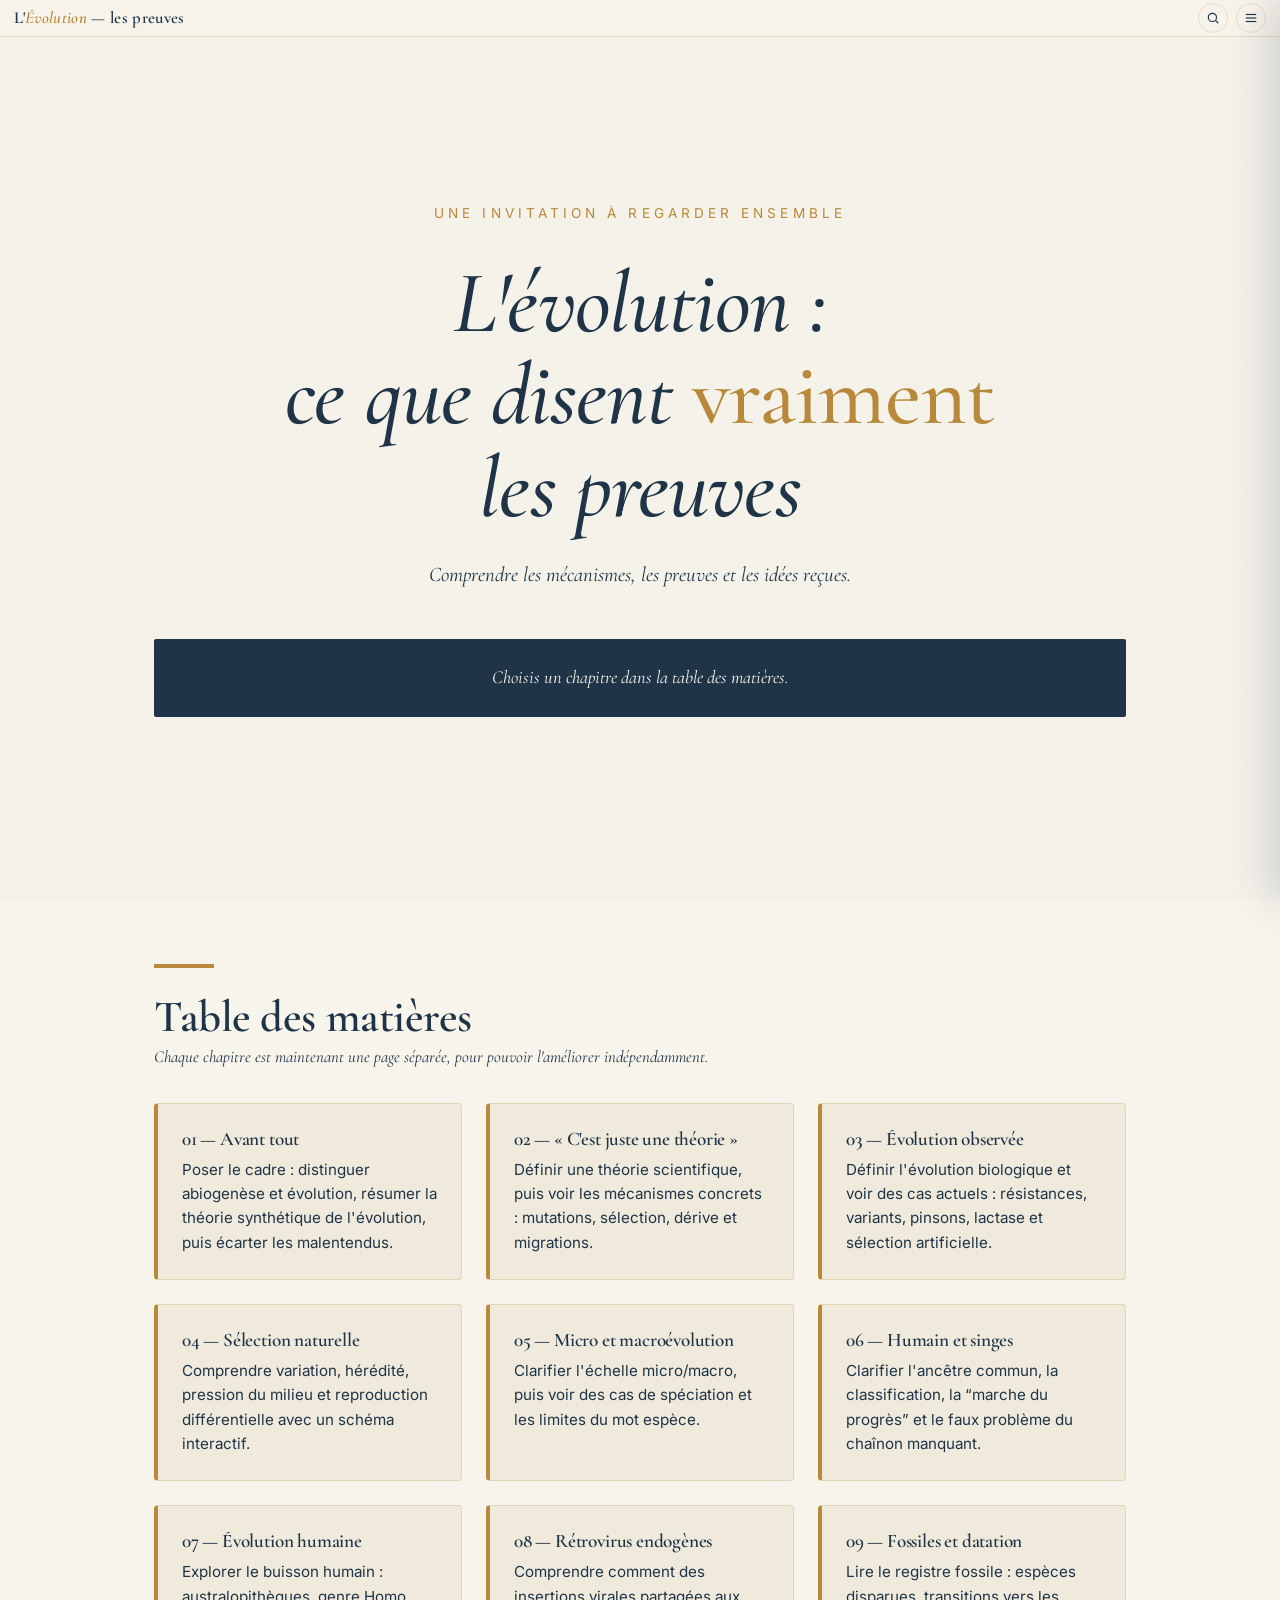
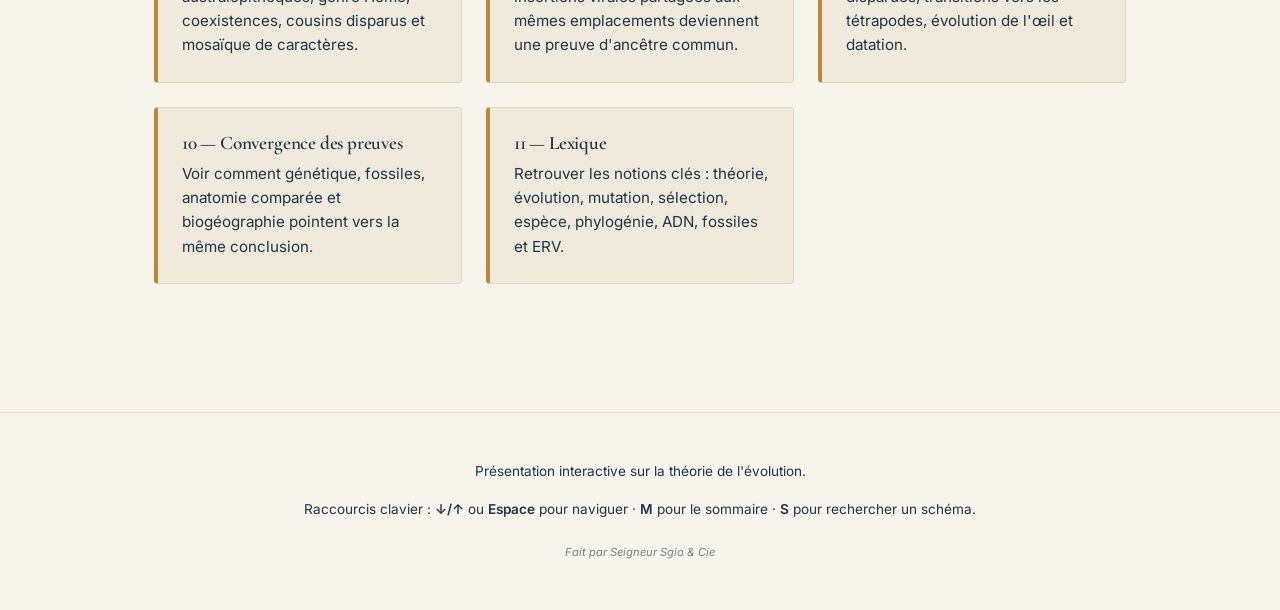
<file: index.html>
﻿<!DOCTYPE html>
<html lang="fr">
<head>
  <meta charset="UTF-8" />
  <meta name="viewport" content="width=device-width, initial-scale=1.0" />

  <title>L'Évolution — ce que disent vraiment les preuves</title>
  <meta name="description" content="Une présentation interactive sur la théorie de l'évolution : preuves génétiques, paléontologiques et anatomiques, expliquées simplement." />

  <link rel="preconnect" href="https://fonts.googleapis.com" />
  <link rel="preconnect" href="https://fonts.gstatic.com" crossorigin />
  <link href="https://fonts.googleapis.com/css2?family=Cormorant+Garamond:ital,wght@0,400;0,500;0,600;0,700;1,400;1,500;1,600&family=Inter:wght@400;500;600;700&display=swap" rel="stylesheet" />

  <link rel="stylesheet" href="styles/style.css" />

  <link rel="icon" href="data:image/svg+xml,%3Csvg xmlns='http://www.w3.org/2000/svg' viewBox='0 0 100 100'%3E%3Ctext y='.9em' font-size='90'%3E🧬%3C/text%3E%3C/svg%3E" />
</head>

<body>

<header class="topbar">
  <div class="topbar-title">L'<em>Évolution</em> — les preuves</div>

  <div class="topbar-controls">
    <button type="button" class="icon-btn search-icon-btn" id="schema-search-toggle" aria-label="Rechercher un schéma" title="Rechercher un schéma">
      <svg viewBox="0 0 24 24" fill="none" stroke="currentColor" stroke-width="2">
        <circle cx="11" cy="11" r="7" />
        <line x1="16.5" y1="16.5" x2="21" y2="21" />
      </svg>
    </button>

    <button class="icon-btn" id="nav-toggle" aria-label="Menu des chapitres" title="Chapitres">
      <svg viewBox="0 0 24 24" fill="none" stroke="currentColor" stroke-width="2">
        <line x1="3" y1="6" x2="21" y2="6" />
        <line x1="3" y1="12" x2="21" y2="12" />
        <line x1="3" y1="18" x2="21" y2="18" />
      </svg>
    </button>
  </div>
</header>

<div class="progress-bar" id="progress-bar"></div>

<aside class="chapter-nav" id="chapter-nav" aria-label="Sommaire">
  <h3>Sommaire</h3>

  <ol>
    <li data-target="accueil">
      <span class="ch-title">Introduction</span>
      <span class="ch-sub">Une invitation à regarder ensemble</span>
    </li>

    <li data-target="table-des-matieres">
      <span class="ch-title">Table des matières</span>
      <span class="ch-sub">Tous les chapitres</span>
    </li>

    <li data-page="chapitres/retrovirus.html">
      <span class="ch-title">Rétrovirus endogènes</span>
      <span class="ch-sub">Preuve génétique</span>
    </li>
  </ol>
</aside>

<div class="nav-overlay" id="nav-overlay"></div>

<main class="slides">

  <section class="slide cover" id="accueil">
    <div class="slide-inner">
      <div class="cover-eyebrow">Une invitation à regarder ensemble</div>

      <h1>
        L'évolution :<br />
        ce que disent <span class="accent">vraiment</span><br />
        les preuves
      </h1>

      <p class="cover-tagline">
        Comprendre les mécanismes, les preuves et les idées reçues.
      </p>

      <div class="banner">
        Choisis un chapitre dans la table des matières.
      </div>
    </div>
  </section>

  <section class="slide" id="table-des-matieres">
    <div class="slide-inner">
      <span class="section-marker"></span>

      <h2>Table des matières</h2>

      <p class="subtitle">
        Chaque chapitre est maintenant une page séparée, pour pouvoir l'améliorer indépendamment.
      </p>

      <div class="cards">

        <a class="card" href="chapitres/avant-tout.html">
          <h3>01 — Avant tout</h3>
          <p>Poser le cadre : distinguer abiogenèse et évolution, résumer la théorie synthétique de l'évolution, puis écarter les malentendus.</p>
        </a>

        <a class="card" href="chapitres/theorie.html">
          <h3>02 — « C'est juste une théorie »</h3>
          <p>Définir une théorie scientifique, puis voir les mécanismes concrets : mutations, sélection, dérive et migrations.</p>
        </a>

        <a class="card" href="chapitres/evolution-observee.html">
          <h3>03 — Évolution observée</h3>
          <p>Définir l'évolution biologique et voir des cas actuels : résistances, variants, pinsons, lactase et sélection artificielle.</p>
        </a>

        <a class="card" href="chapitres/selection-naturelle.html">
          <h3>04 — Sélection naturelle</h3>
          <p>Comprendre variation, hérédité, pression du milieu et reproduction différentielle avec un schéma interactif.</p>
        </a>

        <a class="card" href="chapitres/micro-macro.html">
          <h3>05 — Micro et macroévolution</h3>
          <p>Clarifier l'échelle micro/macro, puis voir des cas de spéciation et les limites du mot espèce.</p>
        </a>

        <a class="card" href="chapitres/humain-singes.html">
          <h3>06 — Humain et singes</h3>
          <p>Clarifier l'ancêtre commun, la classification, la “marche du progrès” et le faux problème du chaînon manquant.</p>
        </a>

        <a class="card" href="chapitres/evolution-humaine.html">
          <h3>07 — Évolution humaine</h3>
          <p>Explorer le buisson humain : australopithèques, genre Homo, coexistences, cousins disparus et mosaïque de caractères.</p>
        </a>

        <a class="card" href="chapitres/retrovirus.html">
          <h3>08 — Rétrovirus endogènes</h3>
          <p>Comprendre comment des insertions virales partagées aux mêmes emplacements deviennent une preuve d'ancêtre commun.</p>
        </a>

        <a class="card" href="chapitres/fossiles.html">
          <h3>09 — Fossiles et datation</h3>
          <p>Lire le registre fossile : espèces disparues, transitions vers les tétrapodes, évolution de l'œil et datation.</p>
        </a>

        <a class="card" href="chapitres/convergence.html">
          <h3>10 — Convergence des preuves</h3>
          <p>Voir comment génétique, fossiles, anatomie comparée et biogéographie pointent vers la même conclusion.</p>
        </a>

        <a class="card" href="chapitres/lexique.html">
          <h3>11 — Lexique</h3>
          <p>Retrouver les notions clés : théorie, évolution, mutation, sélection, espèce, phylogénie, ADN, fossiles et ERV.</p>
        </a>

      </div>
    </div>
  </section>

</main>

<footer>
  <p>Présentation interactive sur la théorie de l'évolution.</p>
  <p style="margin-top:0.5rem;">
    Raccourcis clavier : <strong>↓/↑</strong> ou <strong>Espace</strong> pour naviguer ·
    <strong>M</strong> pour le sommaire ·
    <strong>S</strong> pour rechercher un schéma.
  </p>
  <p style="margin-top:1.5rem;font-size:0.7rem;opacity:0.6;font-style:italic;">
    Fait par Seigneur Sgio &amp; Cie
  </p>
</footer>

<script src="scripts/site.js" defer></script>
</body>
</html>
</file>
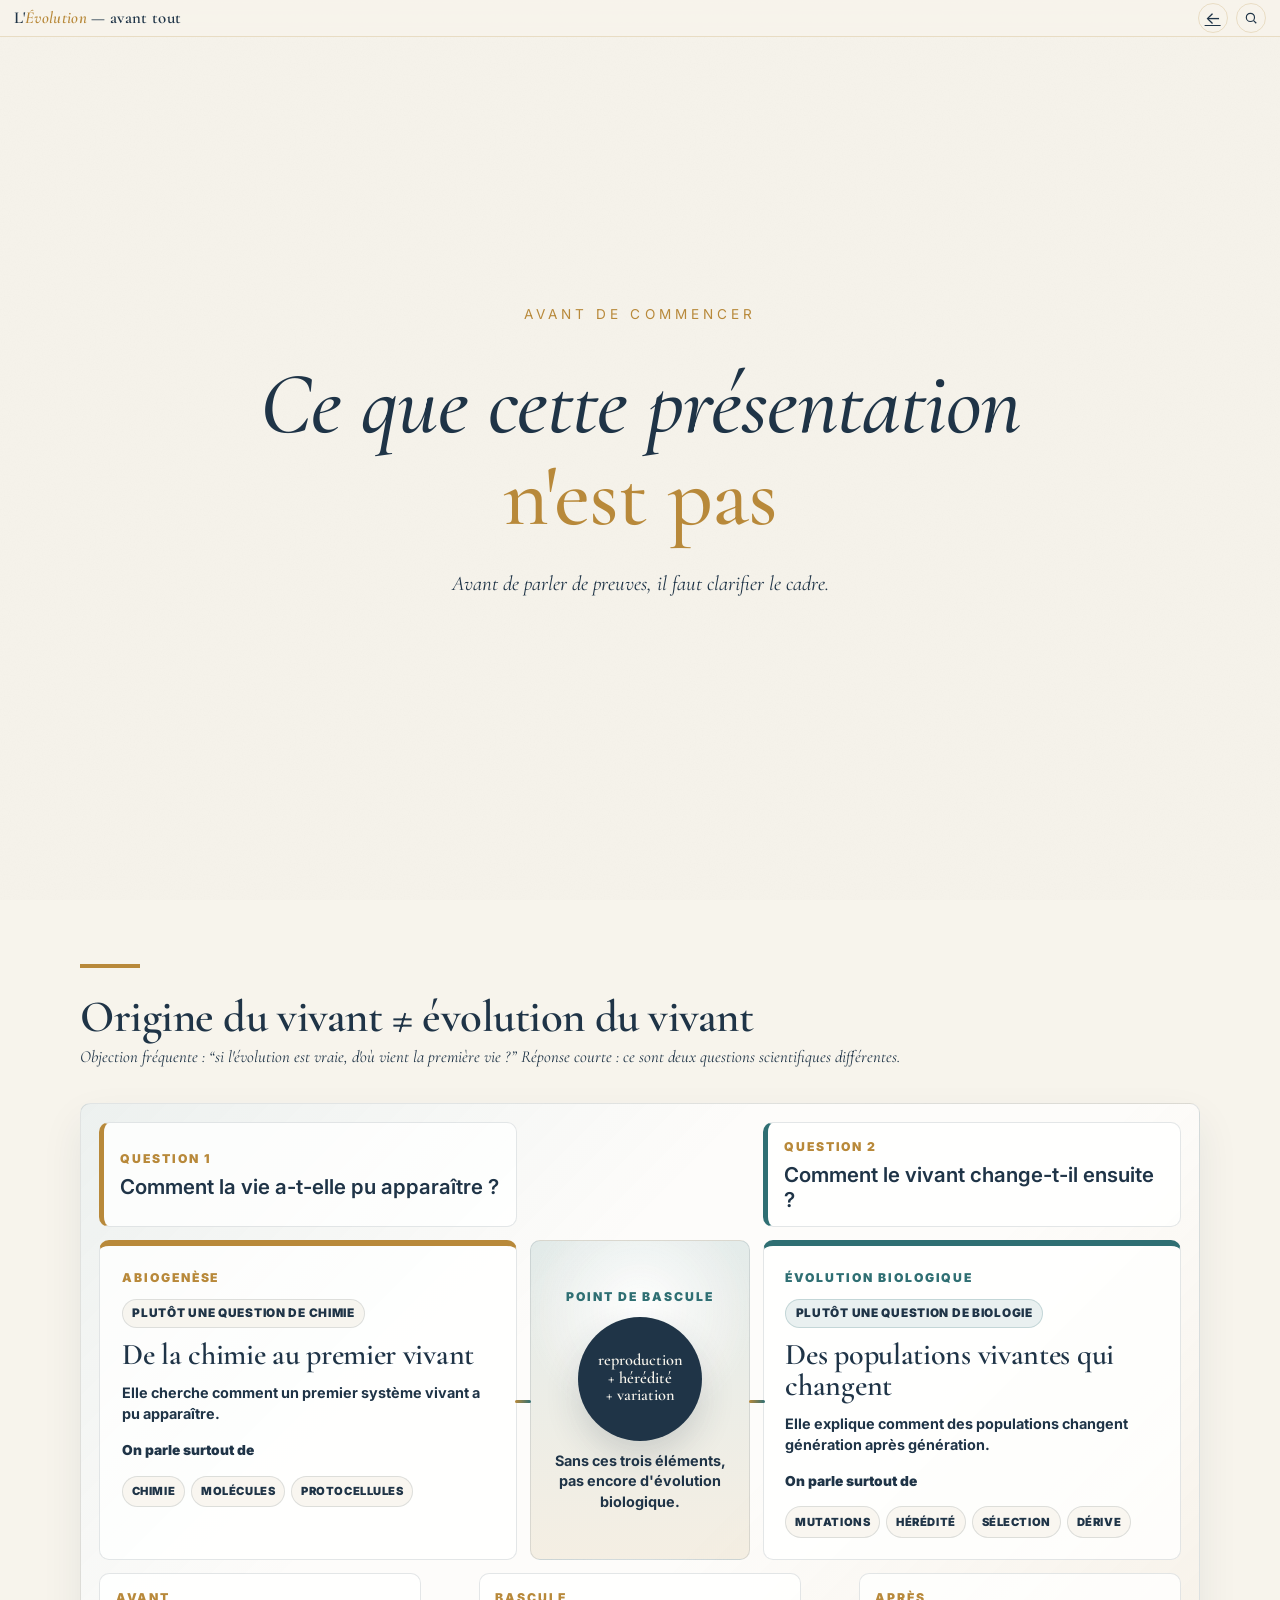
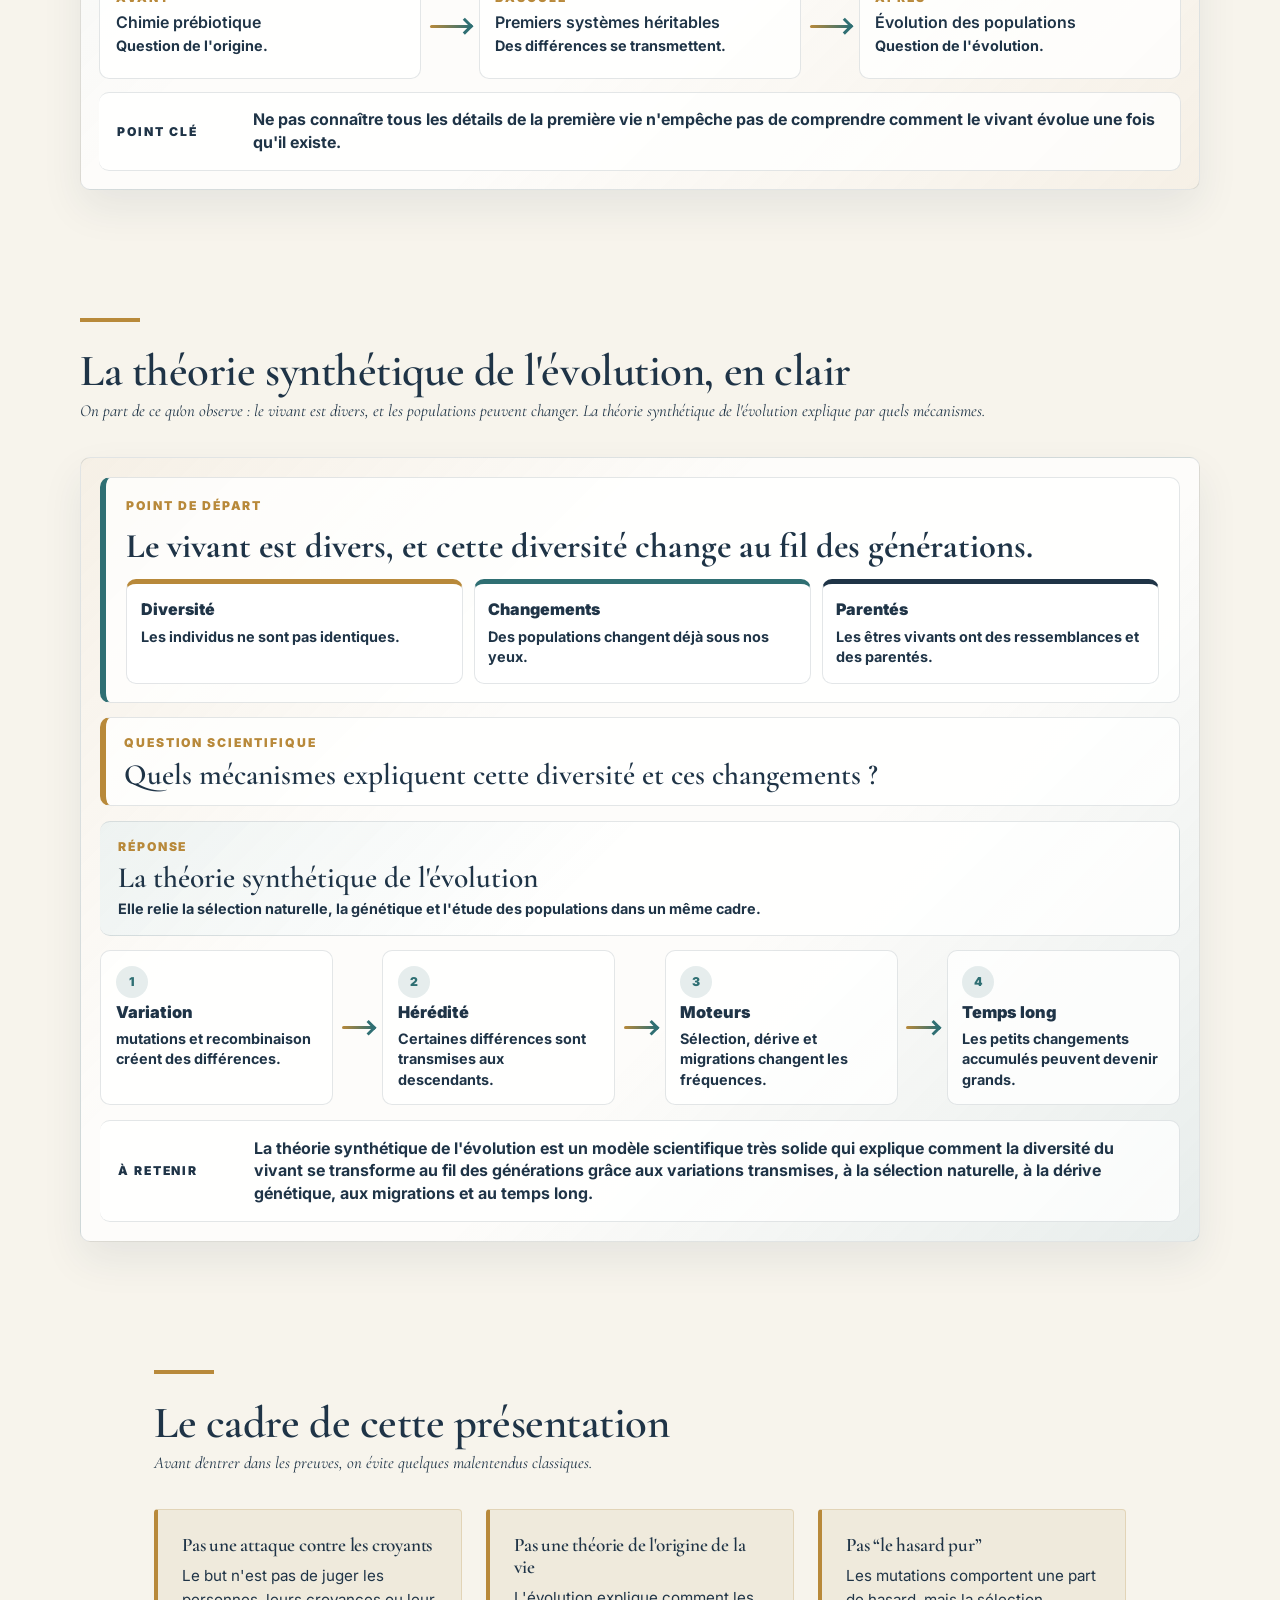
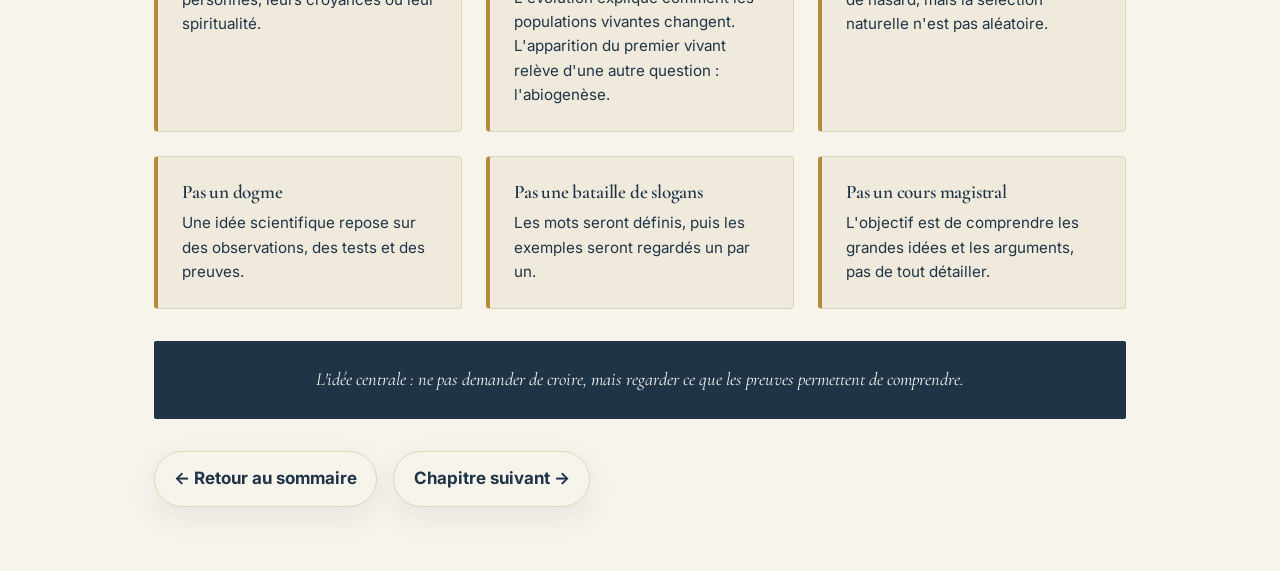
<file: chapitres/avant-tout.html>
﻿<!DOCTYPE html>
<html lang="fr">
<head>
  <meta charset="UTF-8" />
  <meta name="viewport" content="width=device-width, initial-scale=1.0" />

  <title>Avant tout — L'Évolution</title>

  <link rel="preconnect" href="https://fonts.googleapis.com" />
  <link rel="preconnect" href="https://fonts.gstatic.com" crossorigin />
  <link href="https://fonts.googleapis.com/css2?family=Cormorant+Garamond:ital,wght@0,400;0,500;0,600;0,700;1,400;1,500;1,600&family=Inter:wght@400;500;600;700&display=swap" rel="stylesheet" />

  <link rel="stylesheet" href="../styles/style.css" />
</head>

<body>

<header class="topbar">
  <div class="topbar-title">L'<em>Évolution</em> — avant tout</div>

  <div class="topbar-controls">
    <a class="icon-btn" href="../index.html" aria-label="Retour à l'accueil" title="Retour à l'accueil">
      ←
    </a>

    <button type="button" class="icon-btn search-icon-btn" id="schema-search-toggle" aria-label="Rechercher un schéma" title="Rechercher un schéma">
      <svg viewBox="0 0 24 24" fill="none" stroke="currentColor" stroke-width="2">
        <circle cx="11" cy="11" r="7" />
        <line x1="16.5" y1="16.5" x2="21" y2="21" />
      </svg>
    </button>
  </div>
</header>

<div class="progress-bar" id="progress-bar"></div>

<main class="slides">

  <section class="slide cover" id="intro">
    <div class="slide-inner">
      <div class="cover-eyebrow">Avant de commencer</div>

      <h1>
        Ce que cette présentation<br />
        <span class="accent">n'est pas</span>
      </h1>

      <p class="cover-tagline">
        Avant de parler de preuves, il faut clarifier le cadre.
      </p>
    </div>
  </section>

  <section class="slide origin-evolution-slide" id="origine-evolution">
    <div class="slide-inner">
      <span class="section-marker"></span>

      <h2>Origine du vivant ≠ évolution du vivant</h2>

      <p class="subtitle">
        Objection fréquente : “si l'évolution est vraie, d'où vient la première vie ?” Réponse courte : ce sont deux questions scientifiques différentes.
      </p>

      <div class="origin-evolution-board" aria-label="Différence entre abiogenèse et évolution biologique">
        <div class="origin-question-strip">
          <article>
            <span>Question 1</span>
            <strong>Comment la vie a-t-elle pu apparaître ?</strong>
          </article>

          <article>
            <span>Question 2</span>
            <strong>Comment le vivant change-t-il ensuite ?</strong>
          </article>
        </div>

        <div class="origin-vs-grid">
          <article class="origin-domain-card origin-domain-abiogenesis" tabindex="0">
            <span>Abiogenèse</span>
            <small class="origin-field-tag">plutôt une question de chimie</small>
            <h3>De la chimie au premier vivant</h3>
            <p>
              Elle cherche comment un premier système vivant a pu apparaître.
            </p>

            <strong class="origin-chip-label">On parle surtout de</strong>
            <div class="origin-chip-group" aria-label="Mécanismes étudiés par l'abiogenèse">
              <b>Chimie</b>
              <b>Molécules</b>
              <b>Protocellules</b>
            </div>
          </article>

          <div class="origin-threshold" aria-label="Condition à partir de laquelle l'évolution biologique devient applicable">
            <span>Point de bascule</span>
            <strong>reproduction<br />+ hérédité<br />+ variation</strong>
            <p>
              Sans ces trois éléments, pas encore d'évolution biologique.
            </p>
          </div>

          <article class="origin-domain-card origin-domain-evolution" tabindex="0">
            <span>Évolution biologique</span>
            <small class="origin-field-tag">plutôt une question de biologie</small>
            <h3>Des populations vivantes qui changent</h3>
            <p>
              Elle explique comment des populations changent génération après génération.
            </p>

            <strong class="origin-chip-label">On parle surtout de</strong>
            <div class="origin-chip-group" aria-label="Mécanismes de l'évolution biologique">
              <b>Mutations</b>
              <b>Hérédité</b>
              <b>Sélection</b>
              <b>Dérive</b>
            </div>
          </article>
        </div>

        <div class="origin-sequence" aria-label="Suite logique entre chimie prébiotique et évolution">
          <div>
            <span>Avant</span>
            <strong>Chimie prébiotique</strong>
            <p>Question de l'origine.</p>
          </div>

          <i aria-hidden="true"></i>

          <div>
            <span>Bascule</span>
            <strong>Premiers systèmes héritables</strong>
            <p>Des différences se transmettent.</p>
          </div>

          <i aria-hidden="true"></i>

          <div>
            <span>Après</span>
            <strong>Évolution des populations</strong>
            <p>Question de l'évolution.</p>
          </div>
        </div>

        <div class="origin-key-answer">
          <span>Point clé</span>
          <p>
            Ne pas connaître tous les détails de la première vie n'empêche pas de comprendre comment le vivant évolue une fois qu'il existe.
          </p>
        </div>
      </div>
    </div>
  </section>

  <section class="slide synthesis-slide" id="theorie-synthetique-evolution">
    <div class="slide-inner">
      <span class="section-marker"></span>

      <h2>La théorie synthétique de l'évolution, en clair</h2>

      <p class="subtitle">
        On part de ce qu'on observe : le vivant est divers, et les populations peuvent changer. La théorie synthétique de l'évolution explique par quels mécanismes.
      </p>

      <div class="synthesis-board" aria-label="Résumé de la théorie synthétique de l'évolution">
        <div class="synthesis-start">
          <span>Point de départ</span>
          <strong>
            Le vivant est divers, et cette diversité change au fil des générations.
          </strong>

          <div class="synthesis-observations" aria-label="Constats de départ">
            <div>
              <b>Diversité</b>
              <p>Les individus ne sont pas identiques.</p>
            </div>

            <div>
              <b>Changements</b>
              <p>Des populations changent déjà sous nos yeux.</p>
            </div>

            <div>
              <b>Parentés</b>
              <p>Les êtres vivants ont des ressemblances et des parentés.</p>
            </div>
          </div>
        </div>

        <div class="synthesis-question">
          <span>Question scientifique</span>
          <strong>Quels mécanismes expliquent cette diversité et ces changements ?</strong>
        </div>

        <div class="synthesis-answer">
          <span>Réponse</span>
          <strong>La théorie synthétique de l'évolution</strong>
          <p>Elle relie la sélection naturelle, la génétique et l'étude des populations dans un même cadre.</p>
        </div>

        <div class="synthesis-flow" aria-label="Mécanismes de la théorie synthétique de l'évolution">
          <div>
            <span>1</span>
            <strong>Variation</strong>
            <p>mutations et recombinaison créent des différences.</p>
          </div>

          <i aria-hidden="true"></i>

          <div>
            <span>2</span>
            <strong>Hérédité</strong>
            <p>Certaines différences sont transmises aux descendants.</p>
          </div>

          <i aria-hidden="true"></i>

          <div>
            <span>3</span>
            <strong>Moteurs</strong>
            <p>Sélection, dérive et migrations changent les fréquences.</p>
          </div>

          <i aria-hidden="true"></i>

          <div>
            <span>4</span>
            <strong>Temps long</strong>
            <p>Les petits changements accumulés peuvent devenir grands.</p>
          </div>
        </div>

        <div class="synthesis-bottom-line">
          <span>À retenir</span>
          <p>
            La théorie synthétique de l'évolution est un modèle scientifique très solide qui explique comment la diversité du vivant se transforme au fil des générations grâce aux variations transmises, à la sélection naturelle, à la dérive génétique, aux migrations et au temps long.
          </p>
        </div>
      </div>
    </div>
  </section>

  <section class="slide">
    <div class="slide-inner">
      <span class="section-marker"></span>

      <h2>Le cadre de cette présentation</h2>

      <p class="subtitle">
        Avant d'entrer dans les preuves, on évite quelques malentendus classiques.
      </p>

      <div class="cards">
        <div class="card">
          <h3>Pas une attaque contre les croyants</h3>
          <p>
            Le but n'est pas de juger les personnes, leurs croyances ou leur spiritualité.
          </p>
        </div>

        <div class="card">
          <h3>Pas une théorie de l'origine de la vie</h3>
          <p>
            L'évolution explique comment les populations vivantes changent. L'apparition du premier vivant relève d'une autre question : l'abiogenèse.
          </p>
        </div>

        <div class="card">
          <h3>Pas “le hasard pur”</h3>
          <p>
            Les mutations comportent une part de hasard, mais la sélection naturelle n'est pas aléatoire.
          </p>
        </div>

        <div class="card">
          <h3>Pas un dogme</h3>
          <p>
            Une idée scientifique repose sur des observations, des tests et des preuves.
          </p>
        </div>

        <div class="card">
          <h3>Pas une bataille de slogans</h3>
          <p>
            Les mots seront définis, puis les exemples seront regardés un par un.
          </p>
        </div>

        <div class="card">
          <h3>Pas un cours magistral</h3>
          <p>
            L'objectif est de comprendre les grandes idées et les arguments, pas de tout détailler.
          </p>
        </div>
      </div>

      <div class="banner">
        L'idée centrale : ne pas demander de croire, mais regarder ce que les preuves permettent de comprendre.
      </div>

      <div class="chapter-actions">
        <a class="action-link" href="../index.html">← Retour au sommaire</a>
        <a class="action-link" href="theorie.html">Chapitre suivant →</a>
      </div>
    </div>
  </section>

</main>

<script src="../scripts/site.js" defer></script>
</body>
</html>
</file>
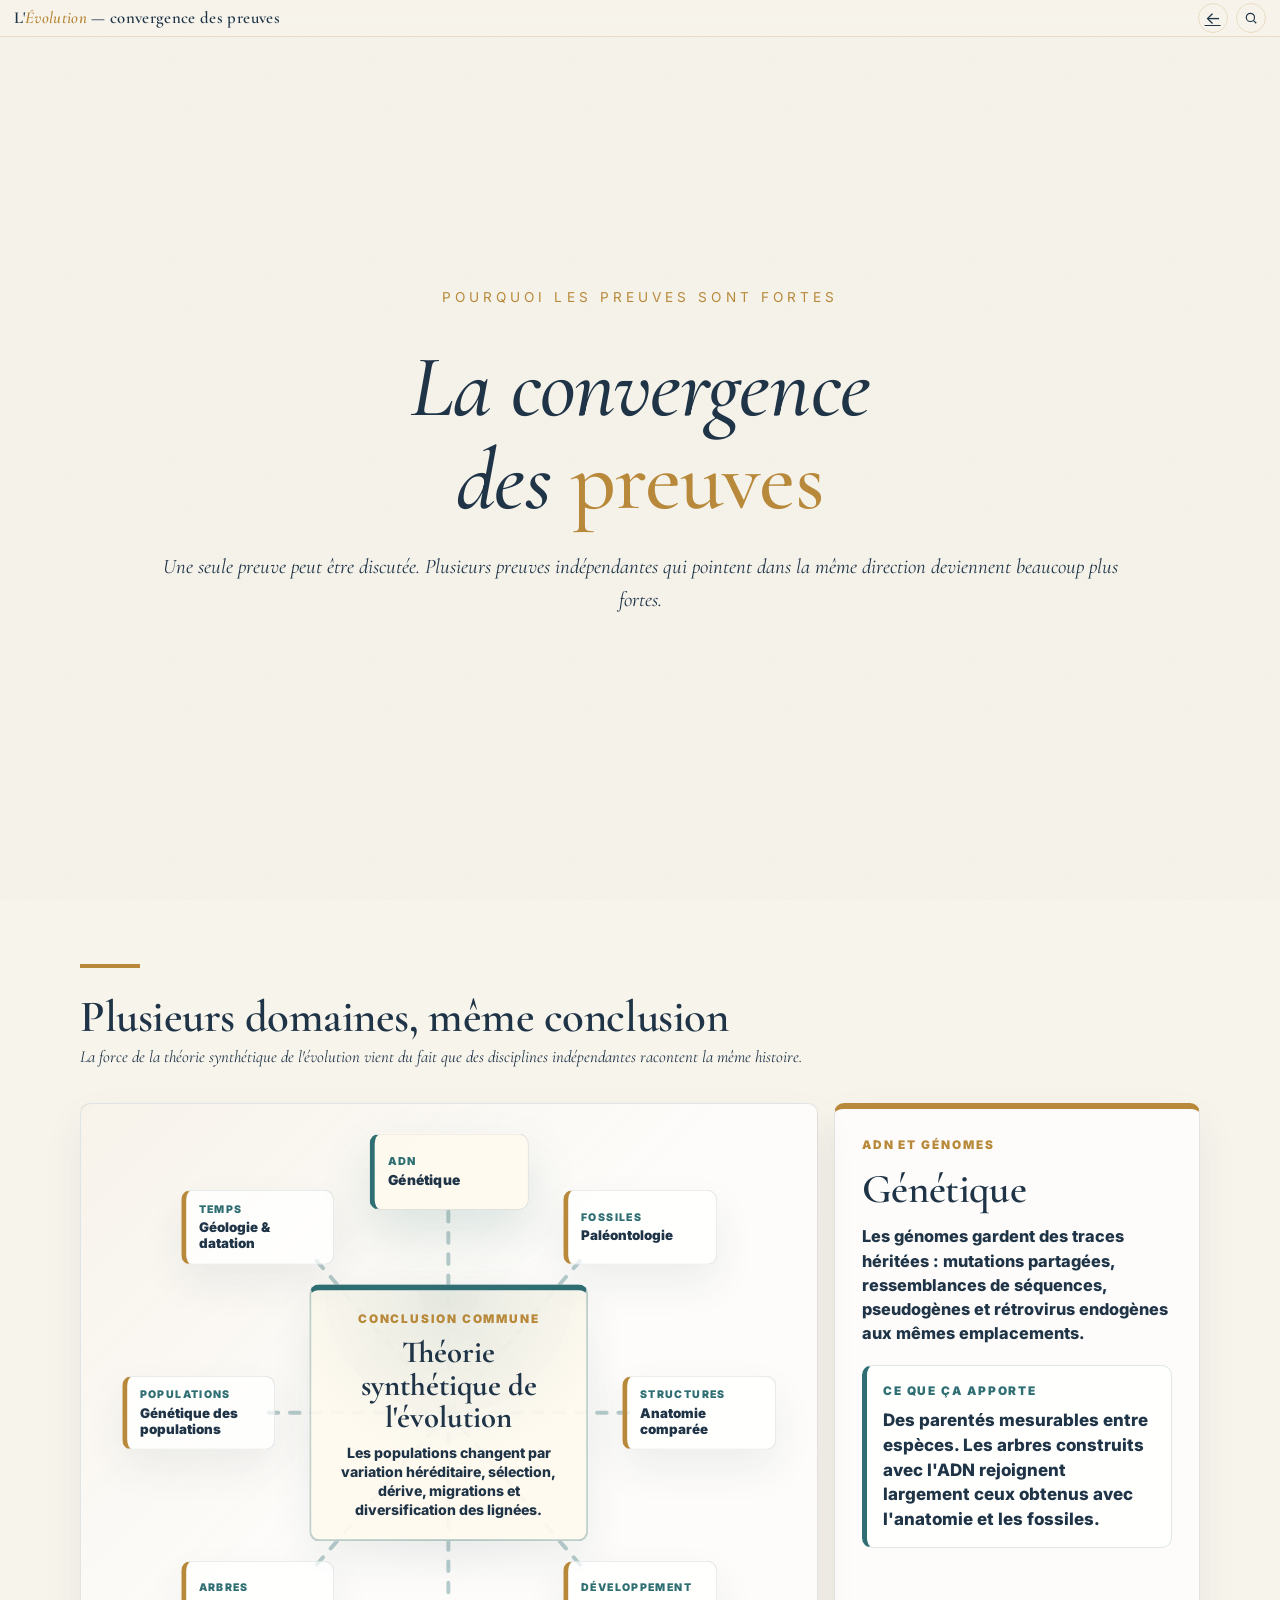
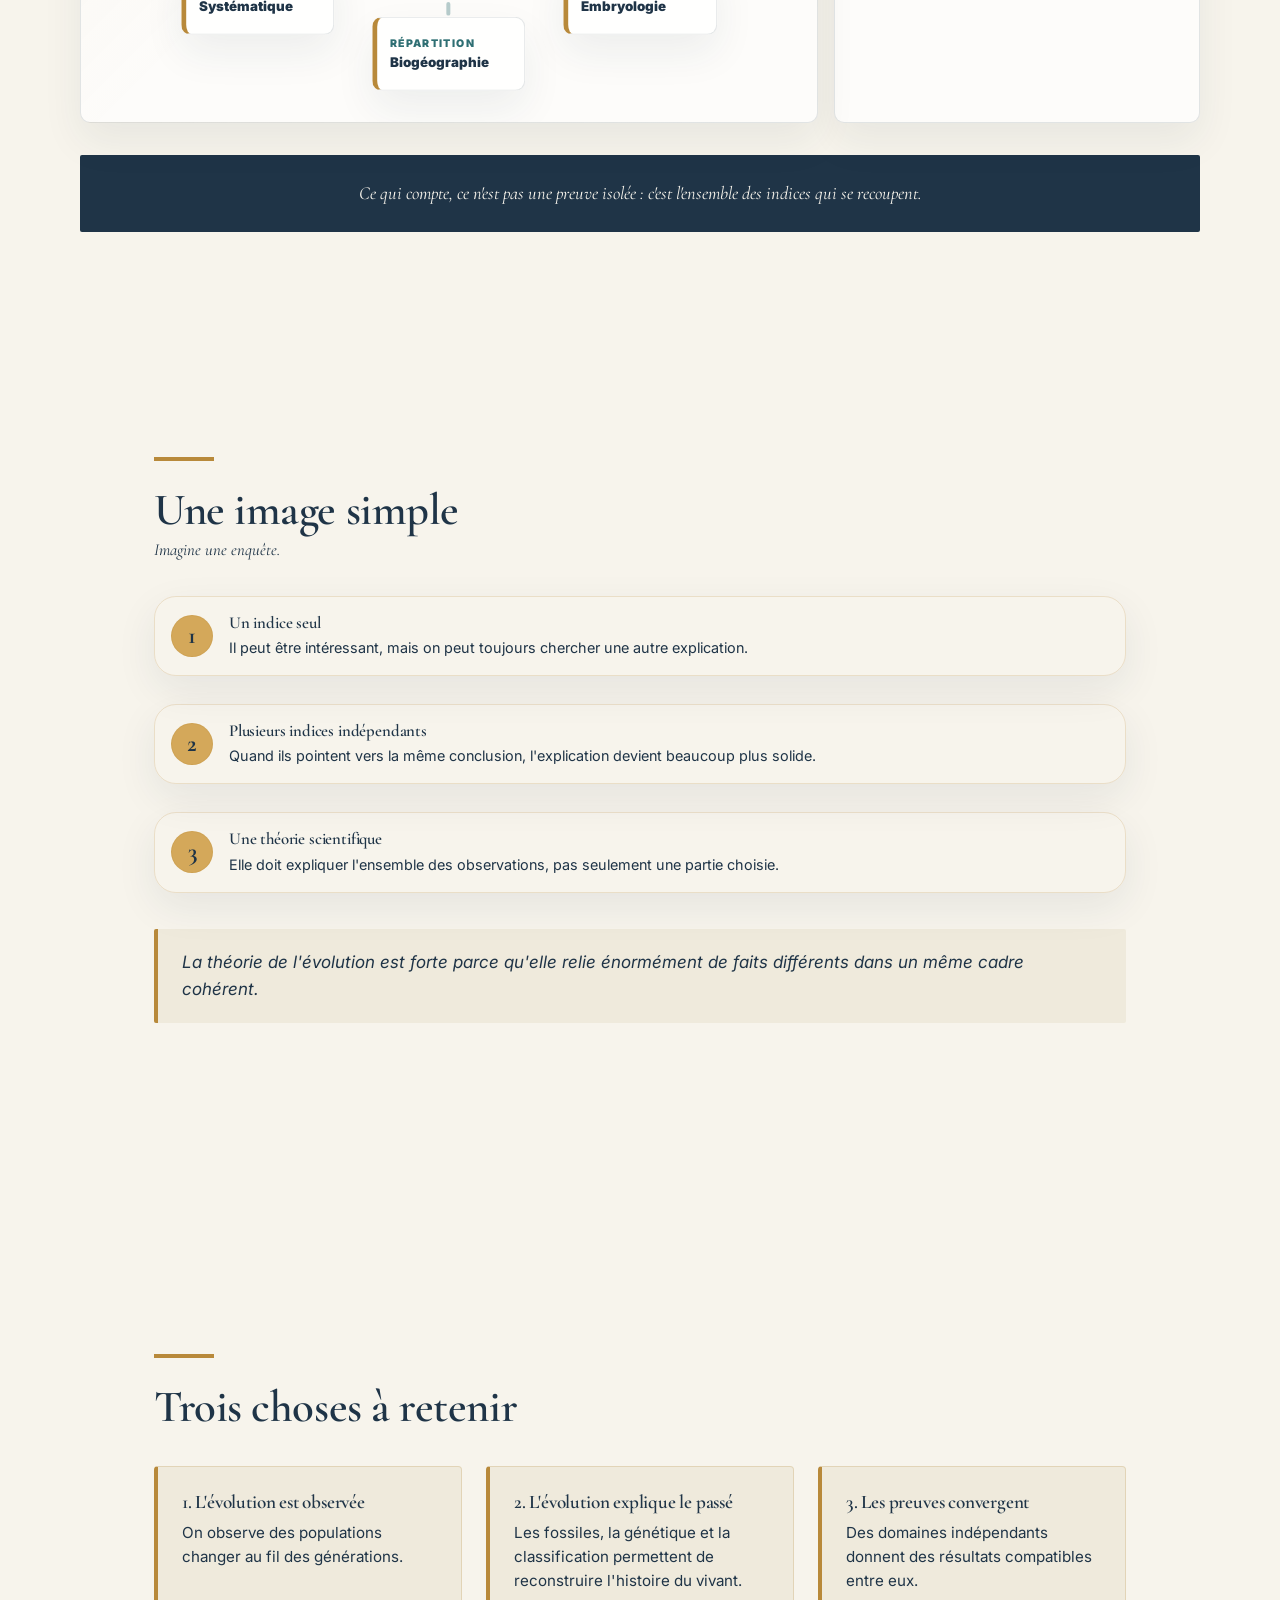
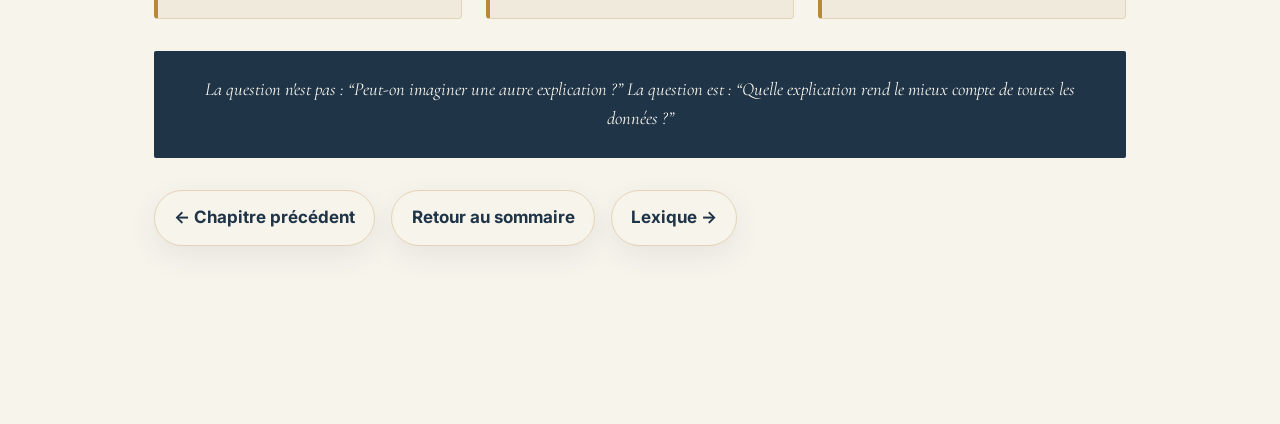
<file: chapitres/convergence.html>
﻿<!DOCTYPE html>
<html lang="fr">
<head>
  <meta charset="UTF-8" />
  <meta name="viewport" content="width=device-width, initial-scale=1.0" />

  <title>Convergence des preuves — L'Évolution</title>

  <link rel="preconnect" href="https://fonts.googleapis.com" />
  <link rel="preconnect" href="https://fonts.gstatic.com" crossorigin />
  <link href="https://fonts.googleapis.com/css2?family=Cormorant+Garamond:ital,wght@0,400;0,500;0,600;0,700;1,400;1,500;1,600&family=Inter:wght@400;500;600;700&display=swap" rel="stylesheet" />

  <link rel="stylesheet" href="../styles/style.css" />
</head>

<body>

<header class="topbar">
  <div class="topbar-title">L'<em>Évolution</em> — convergence des preuves</div>

  <div class="topbar-controls">
    <a class="icon-btn" href="../index.html" aria-label="Retour à l'accueil" title="Retour à l'accueil">←</a>
    <button type="button" class="icon-btn search-icon-btn" id="schema-search-toggle" aria-label="Rechercher un schéma" title="Rechercher un schéma">
      <svg viewBox="0 0 24 24" fill="none" stroke="currentColor" stroke-width="2">
        <circle cx="11" cy="11" r="7" />
        <line x1="16.5" y1="16.5" x2="21" y2="21" />
      </svg>
    </button>
  </div>
</header>

<div class="progress-bar" id="progress-bar"></div>

<main class="slides">

  <section class="slide cover" id="intro">
    <div class="slide-inner">
      <div class="cover-eyebrow">Pourquoi les preuves sont fortes</div>

      <h1>
        La convergence<br />
        des <span class="accent">preuves</span>
      </h1>

      <p class="cover-tagline">
        Une seule preuve peut être discutée. Plusieurs preuves indépendantes qui pointent dans la même direction deviennent beaucoup plus fortes.
      </p>
    </div>
  </section>

  <section class="slide convergence-map-slide" id="schema-convergence">
    <div class="slide-inner">
      <span class="section-marker"></span>

      <h2>Plusieurs domaines, même conclusion</h2>

      <p class="subtitle">
        La force de la théorie synthétique de l'évolution vient du fait que des disciplines indépendantes racontent la même histoire.
      </p>

      <div class="convergence-map" data-convergence-map>
        <section class="convergence-orbit" aria-label="Disciplines scientifiques qui convergent vers la théorie synthétique de l'évolution">
          <svg class="convergence-lines" viewBox="0 0 100 100" aria-hidden="true" focusable="false">
            <line x1="50" y1="50" x2="50" y2="11"></line>
            <line x1="50" y1="50" x2="76" y2="20"></line>
            <line x1="50" y1="50" x2="84" y2="50"></line>
            <line x1="50" y1="50" x2="76" y2="80"></line>
            <line x1="50" y1="50" x2="50" y2="89"></line>
            <line x1="50" y1="50" x2="24" y2="80"></line>
            <line x1="50" y1="50" x2="16" y2="50"></line>
            <line x1="50" y1="50" x2="24" y2="20"></line>
          </svg>

          <div class="convergence-hub">
            <span>Conclusion commune</span>
            <strong>Théorie synthétique de l'évolution</strong>
            <p>Les populations changent par variation héréditaire, sélection, dérive, migrations et diversification des lignées.</p>
          </div>

          <button class="convergence-node active" type="button" data-convergence-discipline="genetique" style="--x: 50%; --y: 11%;" aria-pressed="true">
            <span>ADN</span>
            Génétique
          </button>

          <button class="convergence-node" type="button" data-convergence-discipline="paleontologie" style="--x: 76%; --y: 20%;" aria-pressed="false">
            <span>Fossiles</span>
            Paléontologie
          </button>

          <button class="convergence-node" type="button" data-convergence-discipline="anatomie" style="--x: 84%; --y: 50%;" aria-pressed="false">
            <span>Structures</span>
            Anatomie comparée
          </button>

          <button class="convergence-node" type="button" data-convergence-discipline="embryologie" style="--x: 76%; --y: 80%;" aria-pressed="false">
            <span>Développement</span>
            Embryologie
          </button>

          <button class="convergence-node" type="button" data-convergence-discipline="biogeographie" style="--x: 50%; --y: 89%;" aria-pressed="false">
            <span>Répartition</span>
            Biogéographie
          </button>

          <button class="convergence-node" type="button" data-convergence-discipline="phylogenie" style="--x: 24%; --y: 80%;" aria-pressed="false">
            <span>Arbres</span>
            Systématique
          </button>

          <button class="convergence-node" type="button" data-convergence-discipline="populations" style="--x: 16%; --y: 50%;" aria-pressed="false">
            <span>Populations</span>
            Génétique des populations
          </button>

          <button class="convergence-node" type="button" data-convergence-discipline="geologie" style="--x: 24%; --y: 20%;" aria-pressed="false">
            <span>Temps</span>
            Géologie &amp; datation
          </button>
        </section>

        <aside class="convergence-info" aria-live="polite">
          <span class="convergence-info-kicker" data-convergence-kicker>ADN et génomes</span>
          <h3 data-convergence-title>Génétique</h3>
          <p data-convergence-text>
            Les génomes gardent des traces héritées : mutations partagées, ressemblances de séquences, pseudogènes et rétrovirus endogènes aux mêmes emplacements.
          </p>

          <div class="convergence-info-proof">
            <strong>Ce que ça apporte</strong>
            <p data-convergence-proof>
              Des parentés mesurables entre espèces. Les arbres construits avec l'ADN rejoignent largement ceux obtenus avec l'anatomie et les fossiles.
            </p>
          </div>
        </aside>
      </div>

      <div class="banner">
        Ce qui compte, ce n'est pas une preuve isolée : c'est l'ensemble des indices qui se recoupent.
      </div>
    </div>
  </section>

  <section class="slide">
    <div class="slide-inner">
      <span class="section-marker"></span>

      <h2>Une image simple</h2>

      <p class="subtitle">
        Imagine une enquête.
      </p>

      <div class="row-list">
        <div class="row">
          <div class="row-num">1</div>
          <div class="row-content">
            <h4>Un indice seul</h4>
            <p>Il peut être intéressant, mais on peut toujours chercher une autre explication.</p>
          </div>
        </div>

        <div class="row">
          <div class="row-num">2</div>
          <div class="row-content">
            <h4>Plusieurs indices indépendants</h4>
            <p>Quand ils pointent vers la même conclusion, l'explication devient beaucoup plus solide.</p>
          </div>
        </div>

        <div class="row">
          <div class="row-num">3</div>
          <div class="row-content">
            <h4>Une théorie scientifique</h4>
            <p>Elle doit expliquer l'ensemble des observations, pas seulement une partie choisie.</p>
          </div>
        </div>
      </div>

      <div class="callout">
        La théorie de l'évolution est forte parce qu'elle relie énormément de faits différents dans un même cadre cohérent.
      </div>
    </div>
  </section>

  <section class="slide">
    <div class="slide-inner">
      <span class="section-marker"></span>

      <h2>Trois choses à retenir</h2>

      <div class="cards">
        <div class="card">
          <h3>1. L'évolution est observée</h3>
          <p>On observe des populations changer au fil des générations.</p>
        </div>

        <div class="card">
          <h3>2. L'évolution explique le passé</h3>
          <p>Les fossiles, la génétique et la classification permettent de reconstruire l'histoire du vivant.</p>
        </div>

        <div class="card">
          <h3>3. Les preuves convergent</h3>
          <p>Des domaines indépendants donnent des résultats compatibles entre eux.</p>
        </div>
      </div>

      <div class="banner">
        La question n'est pas : “Peut-on imaginer une autre explication ?” La question est : “Quelle explication rend le mieux compte de toutes les données ?”
      </div>

      <div class="chapter-actions">
        <a class="action-link" href="fossiles.html">← Chapitre précédent</a>
        <a class="action-link" href="../index.html">Retour au sommaire</a>
        <a class="action-link" href="lexique.html">Lexique →</a>
      </div>
    </div>
  </section>

</main>

<script src="../scripts/site.js" defer></script>
</body>
</html>
</file>
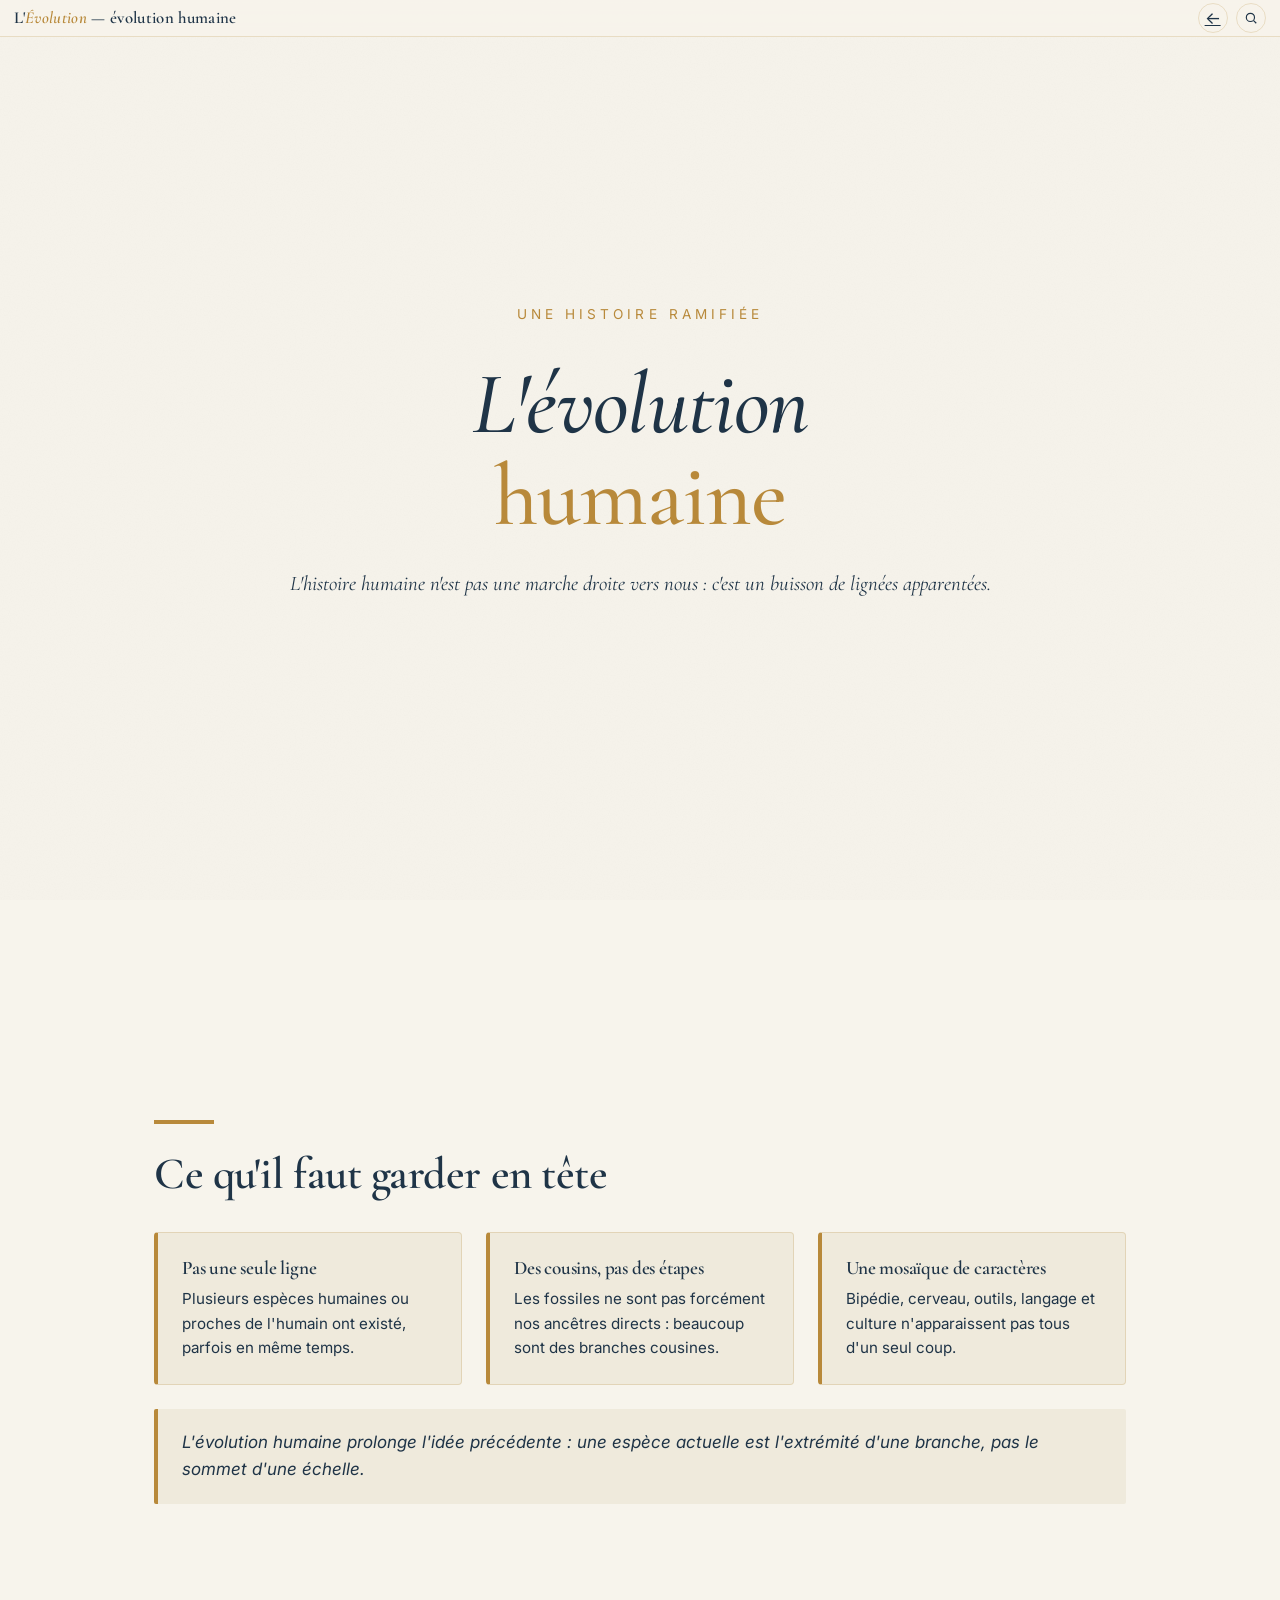
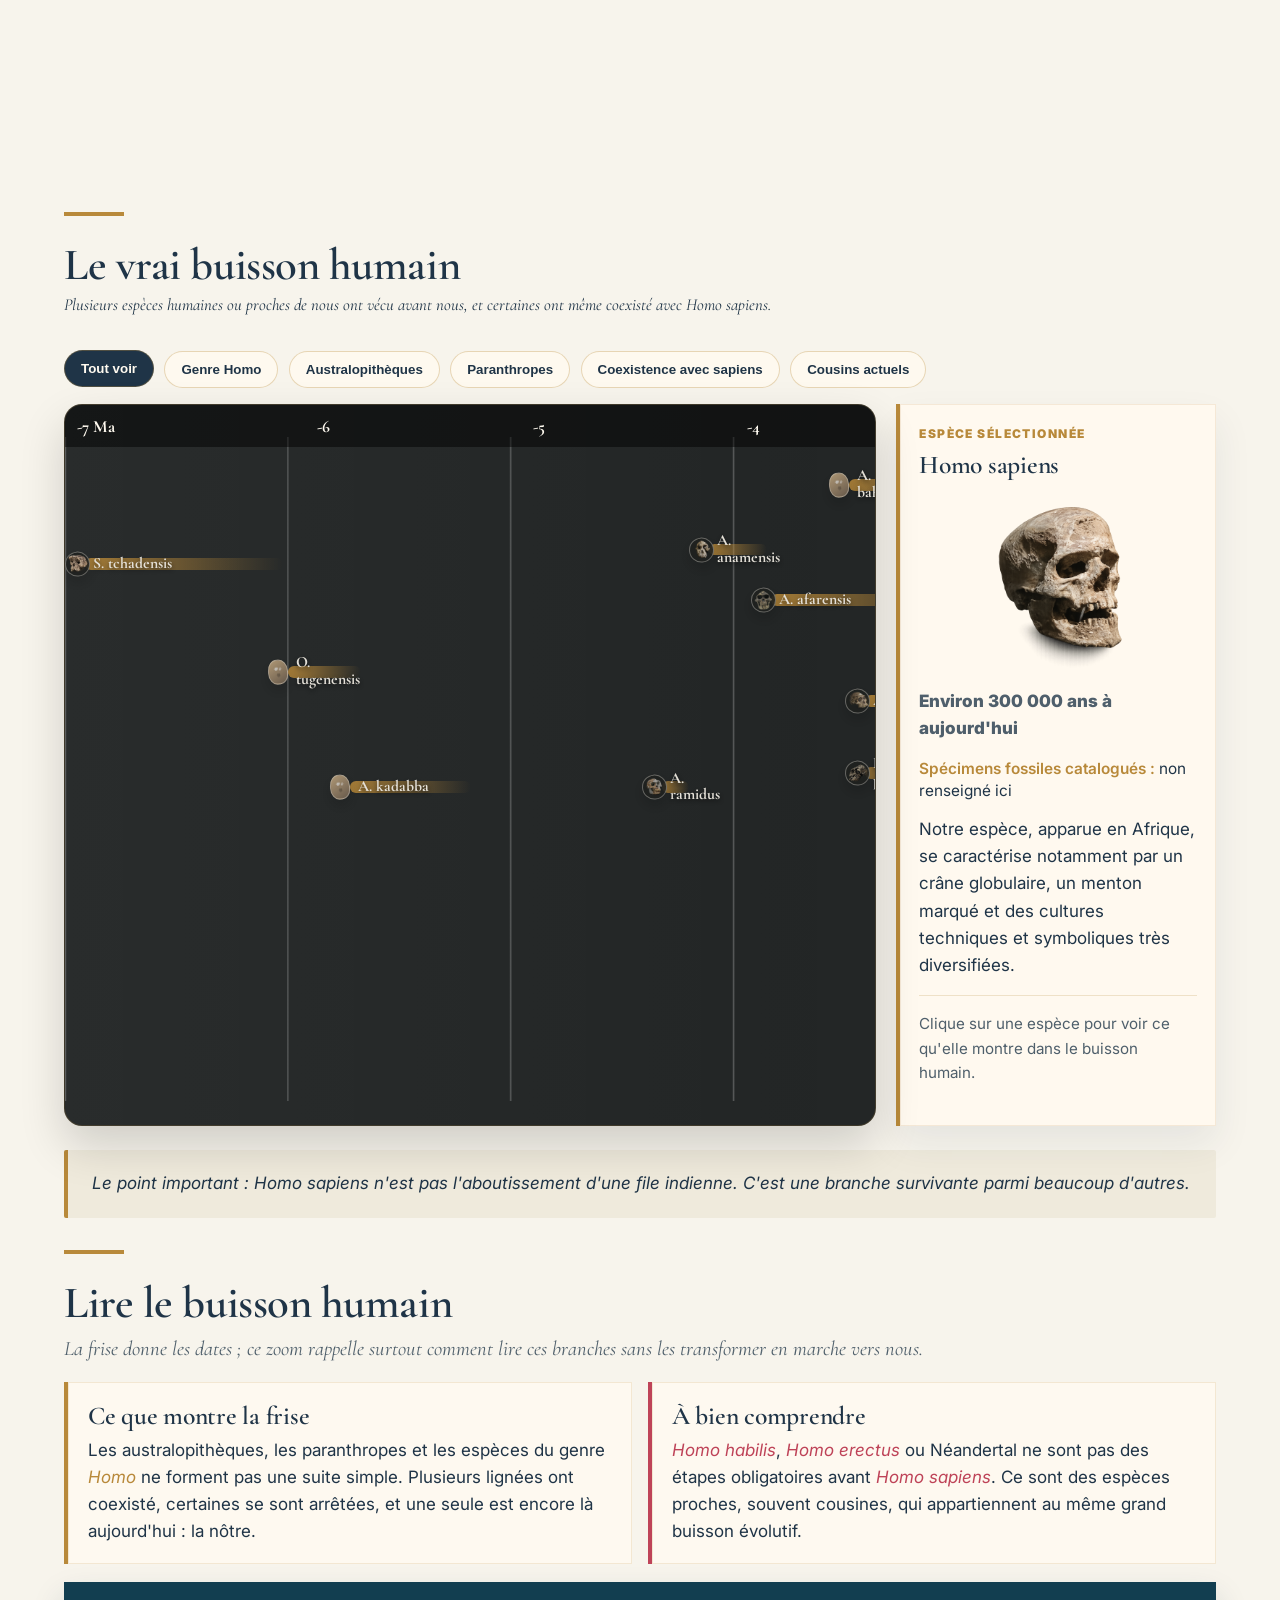
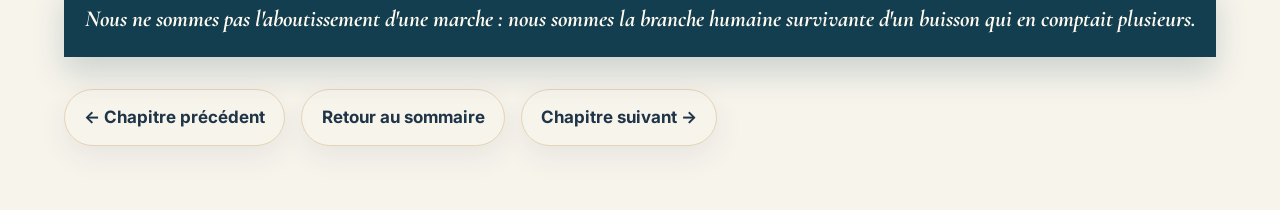
<file: chapitres/evolution-humaine.html>
﻿<!DOCTYPE html>
<html lang="fr">
<head>
  <meta charset="UTF-8" />
  <meta name="viewport" content="width=device-width, initial-scale=1.0" />

  <title>Évolution humaine — L'Évolution</title>

  <link rel="preconnect" href="https://fonts.googleapis.com" />
  <link rel="preconnect" href="https://fonts.gstatic.com" crossorigin />
  <link href="https://fonts.googleapis.com/css2?family=Cormorant+Garamond:ital,wght@0,400;0,500;0,600;0,700;1,400;1,500;1,600&family=Inter:wght@400;500;600;700&display=swap" rel="stylesheet" />

  <link rel="stylesheet" href="../styles/style.css" />
  <link rel="stylesheet" href="../styles/evolution-humaine.css" />
</head>

<body>

<header class="topbar">
  <div class="topbar-title">L'<em>Évolution</em> — évolution humaine</div>

  <div class="topbar-controls">
    <a class="icon-btn" href="../index.html" aria-label="Retour à l'accueil" title="Retour à l'accueil">←</a>
    <button type="button" class="icon-btn search-icon-btn" id="schema-search-toggle" aria-label="Rechercher un schéma" title="Rechercher un schéma">
      <svg viewBox="0 0 24 24" fill="none" stroke="currentColor" stroke-width="2">
        <circle cx="11" cy="11" r="7" />
        <line x1="16.5" y1="16.5" x2="21" y2="21" />
      </svg>
    </button>
  </div>
</header>

<div class="progress-bar" id="progress-bar"></div>

<main class="slides">

  <section class="slide cover" id="intro">
    <div class="slide-inner">
      <div class="cover-eyebrow">Une histoire ramifiée</div>

      <h1>
        L'évolution<br />
        <span class="accent">humaine</span>
      </h1>

      <p class="cover-tagline">
        L'histoire humaine n'est pas une marche droite vers nous : c'est un buisson de lignées apparentées.
      </p>
    </div>
  </section>

  <section class="slide">
    <div class="slide-inner">
      <span class="section-marker"></span>

      <h2>Ce qu'il faut garder en tête</h2>

      <div class="cards">
        <div class="card">
          <h3>Pas une seule ligne</h3>
          <p>Plusieurs espèces humaines ou proches de l'humain ont existé, parfois en même temps.</p>
        </div>

        <div class="card">
          <h3>Des cousins, pas des étapes</h3>
          <p>Les fossiles ne sont pas forcément nos ancêtres directs : beaucoup sont des branches cousines.</p>
        </div>

        <div class="card">
          <h3>Une mosaïque de caractères</h3>
          <p>Bipédie, cerveau, outils, langage et culture n'apparaissent pas tous d'un seul coup.</p>
        </div>
      </div>

      <div class="callout">
        L'évolution humaine prolonge l'idée précédente : une espèce actuelle est l'extrémité d'une branche, pas le sommet d'une échelle.
      </div>
    </div>
  </section>

  <section class="slide human-bush-slide">
    <div class="slide-inner">
      <span class="section-marker"></span>

      <h2>Le vrai buisson humain</h2>

      <p class="subtitle">
        Plusieurs espèces humaines ou proches de nous ont vécu avant nous, et certaines ont même coexisté avec Homo sapiens.
      </p>

      <div class="human-bush-controls" aria-label="Filtres du buisson humain">
        <button class="human-filter active" data-human-filter="all">Tout voir</button>
        <button class="human-filter" data-human-filter="homo">Genre Homo</button>
        <button class="human-filter" data-human-filter="australo">Australopithèques</button>
        <button class="human-filter" data-human-filter="paranthropus">Paranthropes</button>
        <button class="human-filter" data-human-filter="coexist">Coexistence avec sapiens</button>
        <button class="human-filter" data-human-filter="cousin">Cousins actuels</button>
      </div>

      <div class="human-bush-layout">
        <div class="human-bush-chart" aria-label="Frise interactive des espèces humaines">
          <div class="human-timeline-canvas">
            <div class="human-axis">
              <span>-7 Ma</span>
              <span>-6</span>
              <span>-5</span>
              <span>-4</span>
              <span>-3</span>
              <span>-2</span>
              <span>-1</span>
              <span>0</span>
            </div>

          <button class="human-species early" data-group="early" data-name="Sahelanthropus tchadensis" data-period="Environ 7 à 6 millions d'années" data-fossils="12" data-skull="../images/evolution-humaine/crane-Sahelanthropus-tchadensis.png" data-desc="Toumaï, découvert au Tchad, montre une face courte, de petites canines et un trou occipital avancé : autant d'indices discutés d'une bipédie très ancienne." style="--x: 0%; --y: 18%; --w: 14%;">
            <span class="skull-thumb" style="--skull: url('../images/evolution-humaine/crane-Sahelanthropus-tchadensis.png');"></span><span>S. tchadensis</span>
          </button>

          <button class="human-species early" data-group="early" data-name="Orrorin tugenensis" data-period="Environ 6,1 à 5,7 millions d'années" data-fossils="12" data-desc="Découvert au Kenya, Orrorin associe un fémur compatible avec une bipédie fréquente et des phalanges courbes indiquant encore une vie arboricole." style="--x: 13%; --y: 33%; --w: 6%;">
            <span class="skull-thumb"></span><span>O. tugenensis</span>
          </button>

          <button class="human-species early" data-group="early" data-name="Ardipithecus kadabba" data-period="Environ 5,8 à 5,2 millions d'années" data-fossils="17" data-desc="Connu par des dents et quelques os, il est surtout intéressant pour ses caractères très anciens ; sa bipédie reste moins solidement documentée que chez les formes plus récentes." style="--x: 17%; --y: 49%; --w: 9%;">
            <span class="skull-thumb"></span><span>A. kadabba</span>
          </button>

          <button class="human-species early" data-group="early" data-name="Ardipithecus ramidus" data-period="Environ 4,4 millions d'années" data-fossils="123" data-skull="../images/evolution-humaine/crane-Ardipithecus-ramidus.png" data-desc="Ardi montre une mosaïque : bipédie possible au sol, aptitude à grimper et gros orteil opposable. Il vivait plutôt dans des milieux boisés que dans une savane ouverte." style="--x: 37%; --y: 49%; --w: 3%;">
            <span class="skull-thumb" style="--skull: url('../images/evolution-humaine/crane-Ardipithecus-ramidus.png');"></span><span>A. ramidus</span>
          </button>

          <button class="human-species australo" data-group="australo" data-name="Australopithecus anamensis" data-period="Environ 4,2 à 3,9 millions d'années" data-fossils="141" data-skull="../images/evolution-humaine/crane-Australopithecus-anamensis.png" data-desc="Le plus ancien australopithèque bien identifié : bipède, mais encore grimpeur, avec de fortes mâchoires adaptées à une alimentation végétale parfois dure." style="--x: 40%; --y: 16%; --w: 5%;">
            <span class="skull-thumb" style="--skull: url('../images/evolution-humaine/crane-Australopithecus-anamensis.png');"></span><span>A. anamensis</span>
          </button>

          <button class="human-species australo" data-group="australo" data-name="Australopithecus afarensis" data-period="Environ 3,9 à 2,9 millions d'années" data-fossils="328" data-skull="../images/evolution-humaine/crane-Australopithecus-afarensis.png" data-desc="L'espèce de Lucy : bipédie bien attestée, notamment par le bassin, le fémur et les traces de Laetoli, mais avec des capacités arboricoles encore nettes." style="--x: 44%; --y: 23%; --w: 14%;">
            <span class="skull-thumb" style="--skull: url('../images/evolution-humaine/crane-Australopithecus-afarensis.png');"></span><span>A. afarensis</span>
          </button>

          <button class="human-species australo" data-group="australo" data-name="Australopithecus bahrelghazali" data-period="Environ 3,6 à 3 millions d'années" data-desc="Surnommé Abel, il est connu au Tchad par une mâchoire : sa présence à l'ouest du Rift a bousculé l'idée d'une origine strictement est-africaine." style="--x: 49%; --y: 7%; --w: 8%;">
            <span class="skull-thumb"></span><span>A. bahrelghazali</span>
          </button>

          <button class="human-species australo" data-group="australo" data-name="Australopithecus africanus" data-period="Environ 3,5 à 2,5 millions d'années" data-fossils="136" data-skull="../images/evolution-humaine/crane-Australopithecus-africanus.png" data-desc="Connu en Afrique du Sud, notamment par l'enfant de Taung et Mrs Ples, il combine bipédie, cerveau modeste et traits arboricoles persistants." style="--x: 50%; --y: 37%; --w: 14%;">
            <span class="skull-thumb" style="--skull: url('../images/evolution-humaine/crane-Australopithecus-africanus.png');"></span><span>A. africanus</span>
          </button>

          <button class="human-species australo" data-group="australo" data-name="Kenyanthropus platyops" data-period="Environ 3,5 millions d'années" data-fossils="36" data-skull="../images/evolution-humaine/crane-Kenyanthropus-platyops.png" data-desc="Une forme kenyane à face plus plate, encore discutée, qui rappelle que plusieurs morphologies d'hominines coexistaient déjà à l'époque de Lucy." style="--x: 50%; --y: 47%; --w: 3%;">
            <span class="skull-thumb" style="--skull: url('../images/evolution-humaine/crane-Kenyanthropus-platyops.png');"></span><span>K. platyops</span>
          </button>

          <button class="human-species paranthropus" data-group="paranthropus" data-name="Paranthropus aethiopicus" data-period="Environ 2,7 à 2,3 millions d'années" data-fossils="60" data-skull="../images/evolution-humaine/crane-Paranthropus-aethiopicus.png" data-desc="Le Black Skull illustre une branche robuste : petit cerveau, crête sagittale marquée et puissantes mâchoires probablement adaptées à des aliments coriaces." style="--x: 61%; --y: 70%; --w: 6%;">
            <span class="skull-thumb" style="--skull: url('../images/evolution-humaine/crane-Paranthropus-aethiopicus.png');"></span><span>P. aethiopicus</span>
          </button>

          <button class="human-species australo" data-group="australo" data-name="Australopithecus garhi" data-period="Environ 2,5 millions d'années" data-fossils="9" data-skull="../images/evolution-humaine/crane-Australopithecus-garhi.png" data-desc="Découvert en Ethiopie, il intrigue par ses grandes dents et sa proximité chronologique avec les premiers outils et les débuts du genre Homo." style="--x: 64%; --y: 52%; --w: 3%;">
            <span class="skull-thumb" style="--skull: url('../images/evolution-humaine/crane-Australopithecus-garhi.png');"></span><span>A. garhi</span>
          </button>

          <button class="human-species australo" data-group="australo" data-name="Australopithecus sediba" data-period="Environ 1,98 million d'années" data-fossils="6 fossiles, possiblement 3 individus" data-skull="../images/evolution-humaine/crane-Australopithecus-sediba.png" data-desc="Une espèce sud-africaine connue par très peu de restes, montrant une mosaïque de caractères australopithèques et de traits plus proches du genre Homo." style="--x: 72%; --y: 47%; --w: 2%;">
            <span class="skull-thumb" style="--skull: url('../images/evolution-humaine/crane-Australopithecus-sediba.png');"></span><span>A. sediba</span>
          </button>

          <button class="human-species paranthropus" data-group="paranthropus" data-name="Paranthropus boisei" data-period="Environ 2,4 à 1,2 million d'années" data-fossils="138" data-skull="../images/evolution-humaine/crane-Paranthropus-boisei.png" data-desc="Surnommé autrefois casse-noisette, il avait d'énormes molaires et une forte mâchoire ; les études récentes nuancent son régime, probablement riche en végétaux coriaces." style="--x: 67%; --y: 58%; --w: 16%;">
            <span class="skull-thumb" style="--skull: url('../images/evolution-humaine/crane-Paranthropus-boisei.png');"></span><span>P. boisei</span>
          </button>

          <button class="human-species paranthropus" data-group="paranthropus" data-name="Paranthropus robustus" data-period="Environ 2 à 1,2 million d'années" data-fossils="385" data-skull="../images/evolution-humaine/crane-Paranthropus-robustus.png" data-desc="Un paranthrope sud-africain à crête sagittale et mastication puissante, mais probablement capable d'un régime plus varié que son apparence ne le suggère." style="--x: 71%; --y: 67%; --w: 12%;">
            <span class="skull-thumb" style="--skull: url('../images/evolution-humaine/crane-Paranthropus-robustus.png');"></span><span>P. robustus</span>
          </button>

          <button class="human-species homo" data-group="homo" data-name="Homo habilis s.l." data-period="Environ 2,4 à 1,6 million d'années" data-fossils="170" data-skull="../images/evolution-humaine/crane-Homo-habilis.png" data-desc="Un des premiers représentants du genre Homo : cerveau plus volumineux que chez les australopithèques et association fréquente avec les premiers outils taillés." style="--x: 66%; --y: 14%; --w: 11.5%;">
            <span class="skull-thumb" style="--skull: url('../images/evolution-humaine/crane-Homo-habilis.png');"></span><span>H. habilis</span>
          </button>

          <button class="human-species homo" data-group="homo" data-name="Homo rudolfensis" data-period="Environ 2,4 à 1,8 million d'années" data-skull="../images/evolution-humaine/crane-Homo-rudolfensis.png" data-desc="Connu notamment au Kenya, il se distingue d'Homo habilis par une face plus large et un volume crânien important, même si son statut reste discuté." style="--x: 66%; --y: 4%; --w: 9%;">
            <span class="skull-thumb" style="--skull: url('../images/evolution-humaine/crane-Homo-rudolfensis.png');"></span><span>H. rudolfensis</span>
          </button>

          <button class="human-species homo" data-group="homo" data-name="Homo ergaster" data-period="Environ 2 à 1 million d'années" data-skull="../images/evolution-humaine/crane-Homo-ergaster.png" data-desc="Forme africaine proche d'Homo erectus, avec un corps aux proportions très humaines ; le garçon de Turkana en est l'un des fossiles les plus célèbres." style="--x: 71%; --y: 19%; --w: 14%;">
            <span class="skull-thumb" style="--skull: url('../images/evolution-humaine/crane-Homo-ergaster.png');"></span><span>H. ergaster</span>
          </button>

          <button class="human-species homo" data-group="homo" data-name="Homo georgicus" data-period="Environ 1,8 million d'années" data-skull="../images/evolution-humaine/crane-Homo-georgicus.png" data-desc="Les fossiles de Dmanisi, en Géorgie, comptent parmi les plus anciens Homo hors d'Afrique et montrent une forte variabilité au sein d'une même population." style="--x: 74%; --y: 38%; --w: 3%;">
            <span class="skull-thumb" style="--skull: url('../images/evolution-humaine/crane-Homo-georgicus.png');"></span><span>H. georgicus</span>
          </button>

          <button class="human-species homo" data-group="homo" data-name="Homo erectus" data-period="Environ 1,9 million à 200 000 ans" data-skull="../images/evolution-humaine/crane-Homo-erectus.png" data-desc="Une espèce très durable et très mobile, présente en Afrique et en Eurasie, associée à une marche efficace, à des outils élaborés et parfois à la maîtrise du feu." style="--x: 73%; --y: 29%; --w: 24%;">
            <span class="skull-thumb" style="--skull: url('../images/evolution-humaine/crane-Homo-erectus.png');"></span><span>H. erectus</span>
          </button>

          <button class="human-species homo" data-group="homo" data-name="Homo heidelbergensis" data-period="Environ 700 000 à 200 000 ans" data-skull="../images/evolution-humaine/crane-Homo-heidelbergensis.png" data-desc="Un humain robuste du Pléistocène moyen, souvent placé près des origines de Néandertal, de Denisova et parfois de certaines populations menant à sapiens." style="--x: 90%; --y: 50%; --w: 7%;">
            <span class="skull-thumb" style="--skull: url('../images/evolution-humaine/crane-Homo-heidelbergensis.png');"></span><span>H. heidelbergensis</span>
          </button>

          <button class="human-species homo" data-group="homo" data-coexist="true" data-name="Homo naledi" data-period="Environ 335 000 à 236 000 ans" data-skull="../images/evolution-humaine/crane-Homo-naledi.png" data-desc="Découvert en Afrique du Sud, il est très récent malgré un petit cerveau et des traits archaïques ; il montre qu'il n'existait pas une seule forme humaine à la fois." style="--x: 95%; --y: 59%; --w: 1.5%;">
            <span class="skull-thumb" style="--skull: url('../images/evolution-humaine/crane-Homo-naledi.png');"></span><span>H. naledi</span>
          </button>

          <button class="human-species homo" data-group="homo" data-coexist="true" data-name="Homo neanderthalensis" data-period="Environ 400 000 à 30 000 ans" data-skull="../images/evolution-humaine/crane-Homo-neanderthalensis.png" data-desc="Adapté aux climats froids, Néandertal avait un corps robuste, un grand cerveau, des outils variés et des comportements symboliques ; il a coexisté et échangé des gènes avec sapiens." style="--x: 94%; --y: 9%; --w: 5.3%;">
            <span class="skull-thumb" style="--skull: url('../images/evolution-humaine/crane-Homo-neanderthalensis.png');"></span><span>H. neanderthalensis</span>
          </button>

          <button class="human-species homo" data-group="homo" data-coexist="true" data-name="Homme de Denisova" data-period="Connu surtout par l'ADN ancien, au Pléistocène récent" data-skull="../images/evolution-humaine/crane-Homme-Denisova.png" data-desc="Identifié d'abord par l'ADN dans la grotte de Denisova, ce groupe humain cousin de Néandertal a laissé des traces génétiques chez plusieurs populations actuelles." style="--x: 95%; --y: 43%; --w: 4%;">
            <span class="skull-thumb" style="--skull: url('../images/evolution-humaine/crane-Homme-Denisova.png');"></span><span>H. denisova</span>
          </button>

          <button class="human-species homo sapiens extant active" data-group="homo" data-coexist="true" data-name="Homo sapiens" data-period="Environ 300 000 ans à aujourd'hui" data-skull="../images/evolution-humaine/crane-Homo-sapiens.png" data-desc="Notre espèce, apparue en Afrique, se caractérise notamment par un crâne globulaire, un menton marqué et des cultures techniques et symboliques très diversifiées." style="--x: 96%; --y: 25%; --w: 4%;">
            <span class="skull-thumb" style="--skull: url('../images/evolution-humaine/crane-Homo-sapiens.png');"></span><span>H. sapiens</span>
          </button>

          <button class="human-species homo short-range" data-group="homo" data-coexist="true" data-name="Homo floresiensis" data-period="Environ 100 000 à 50 000 ans pour les fossiles connus" data-skull="../images/evolution-humaine/crane-Homo-floresiensis.png" data-desc="Découvert sur l'île de Flores, il était de petite taille, avec un petit cerveau mais des outils en pierre : un exemple frappant d'évolution insulaire chez les humains." style="--x: 97.3%; --y: 70%; --w: 1%;">
            <span class="skull-thumb" style="--skull: url('../images/evolution-humaine/crane-Homo-floresiensis.png');"></span><span>H. floresiensis</span>
          </button>

          <button class="human-species homo short-range" data-group="homo" data-coexist="true" data-name="Homo luzonensis" data-period="Fossiles connus autour de 67 000 ans" data-desc="Découvert dans la grotte de Callao, aux Philippines, il n'est connu que par quelques dents et os, mélangeant caractères archaïques et plus récents." style="--x: 98%; --y: 64%; --w: 1%;">
            <span class="skull-thumb"></span><span>H. luzonensis</span>
          </button>

          <button class="human-species cousin extant" data-group="cousin" data-name="Gorilla gorilla" data-period="Lignée actuelle, encore vivante aujourd'hui" data-skull="../images/evolution-humaine/crane-Gorilla-gorilla.png" data-desc="Le gorille est un grand singe actuel, cousin et non ancêtre de l'humain ; sa barre rappelle que certaines branches du buisson existent encore." style="--x: 55%; --y: 90%; --w: 45%;">
            <span class="skull-thumb" style="--skull: url('../images/evolution-humaine/crane-Gorilla-gorilla.png');"></span><span>G. gorilla</span>
          </button>

          <button class="human-species cousin extant" data-group="cousin" data-name="Pan troglodytes" data-period="Lignée actuelle, encore vivante aujourd'hui" data-skull="../images/evolution-humaine/crane-Pan-troglodytes.png" data-desc="Le chimpanzé partage avec nous un ancêtre commun récent, mais il a poursuivi sa propre évolution : ce n'est pas un humain resté inchangé." style="--x: 70%; --y: 84%; --w: 30%;">
            <span class="skull-thumb" style="--skull: url('../images/evolution-humaine/crane-Pan-troglodytes.png');"></span><span>P. troglodytes</span>
          </button>

          <button class="human-species cousin extant" data-group="cousin" data-name="Pan paniscus" data-period="Lignée actuelle, encore vivante aujourd'hui" data-skull="../images/evolution-humaine/crane-Pan-paniscus.png" data-desc="Le bonobo, proche parent du chimpanzé, est une branche actuelle du groupe des grands singes ; sa présence évite de réduire l'histoire humaine à une ligne isolée." style="--x: 68%; --y: 78%; --w: 32%;">
            <span class="skull-thumb" style="--skull: url('../images/evolution-humaine/crane-Pan-paniscus.png');"></span><span>P. paniscus</span>
          </button>
          </div>
        </div>

        <div class="human-bush-info" id="human-bush-info">
          <div class="info-kicker">Espèce sélectionnée</div>
          <h3>Homo sapiens</h3>
          <figure class="info-skull">
            <img src="../images/evolution-humaine/crane-Homo-sapiens.png" alt="Crâne fossile : Homo sapiens" />
          </figure>
          <p class="info-period">Environ 300 000 ans à aujourd'hui</p>
          <p class="info-fossils"><strong>Spécimens fossiles catalogués :</strong> non renseigné ici</p>
          <p>Notre espèce, apparue en Afrique, se caractérise notamment par un crâne globulaire, un menton marqué et des cultures techniques et symboliques très diversifiées.</p>
          <div class="human-bush-note">
            Clique sur une espèce pour voir ce qu'elle montre dans le buisson humain.
          </div>
        </div>
      </div>

      <div class="callout">
        Le point important : Homo sapiens n'est pas l'aboutissement d'une file indienne. C'est une branche survivante parmi beaucoup d'autres.
      </div>

      <section class="human-zoom" aria-labelledby="human-zoom-title">
        <div class="human-zoom-header">
          <span class="section-marker"></span>
          <h2 id="human-zoom-title">Lire le buisson humain</h2>
          <p>
            La frise donne les dates ; ce zoom rappelle surtout comment lire ces branches sans les transformer en marche vers nous.
          </p>
        </div>

        <div class="human-zoom-grid">
          <div class="zoom-notes">
            <article class="zoom-note">
              <h3>Ce que montre la frise</h3>
              <p>
                Les australopithèques, les paranthropes et les espèces du genre <em>Homo</em> ne forment pas une suite simple. Plusieurs lignées ont coexisté, certaines se sont arrêtées, et une seule est encore là aujourd'hui : la nôtre.
              </p>
            </article>

            <article class="zoom-note warning">
              <h3>À bien comprendre</h3>
              <p>
                <em>Homo habilis</em>, <em>Homo erectus</em> ou Néandertal ne sont pas des étapes obligatoires avant <em>Homo sapiens</em>. Ce sont des espèces proches, souvent cousines, qui appartiennent au même grand buisson évolutif.
              </p>
            </article>
          </div>
        </div>

        <div class="human-zoom-conclusion">
          Nous ne sommes pas l'aboutissement d'une marche : nous sommes la branche humaine survivante d'un buisson qui en comptait plusieurs.
        </div>
      </section>

      <div class="chapter-actions">
        <a class="action-link" href="humain-singes.html">← Chapitre précédent</a>
        <a class="action-link" href="../index.html">Retour au sommaire</a>
        <a class="action-link" href="retrovirus.html">Chapitre suivant →</a>
      </div>
    </div>
  </section>

</main>

<script src="../scripts/site.js" defer></script>
<script src="../scripts/evolution-humaine.js" defer></script>
</body>
</html>
</file>
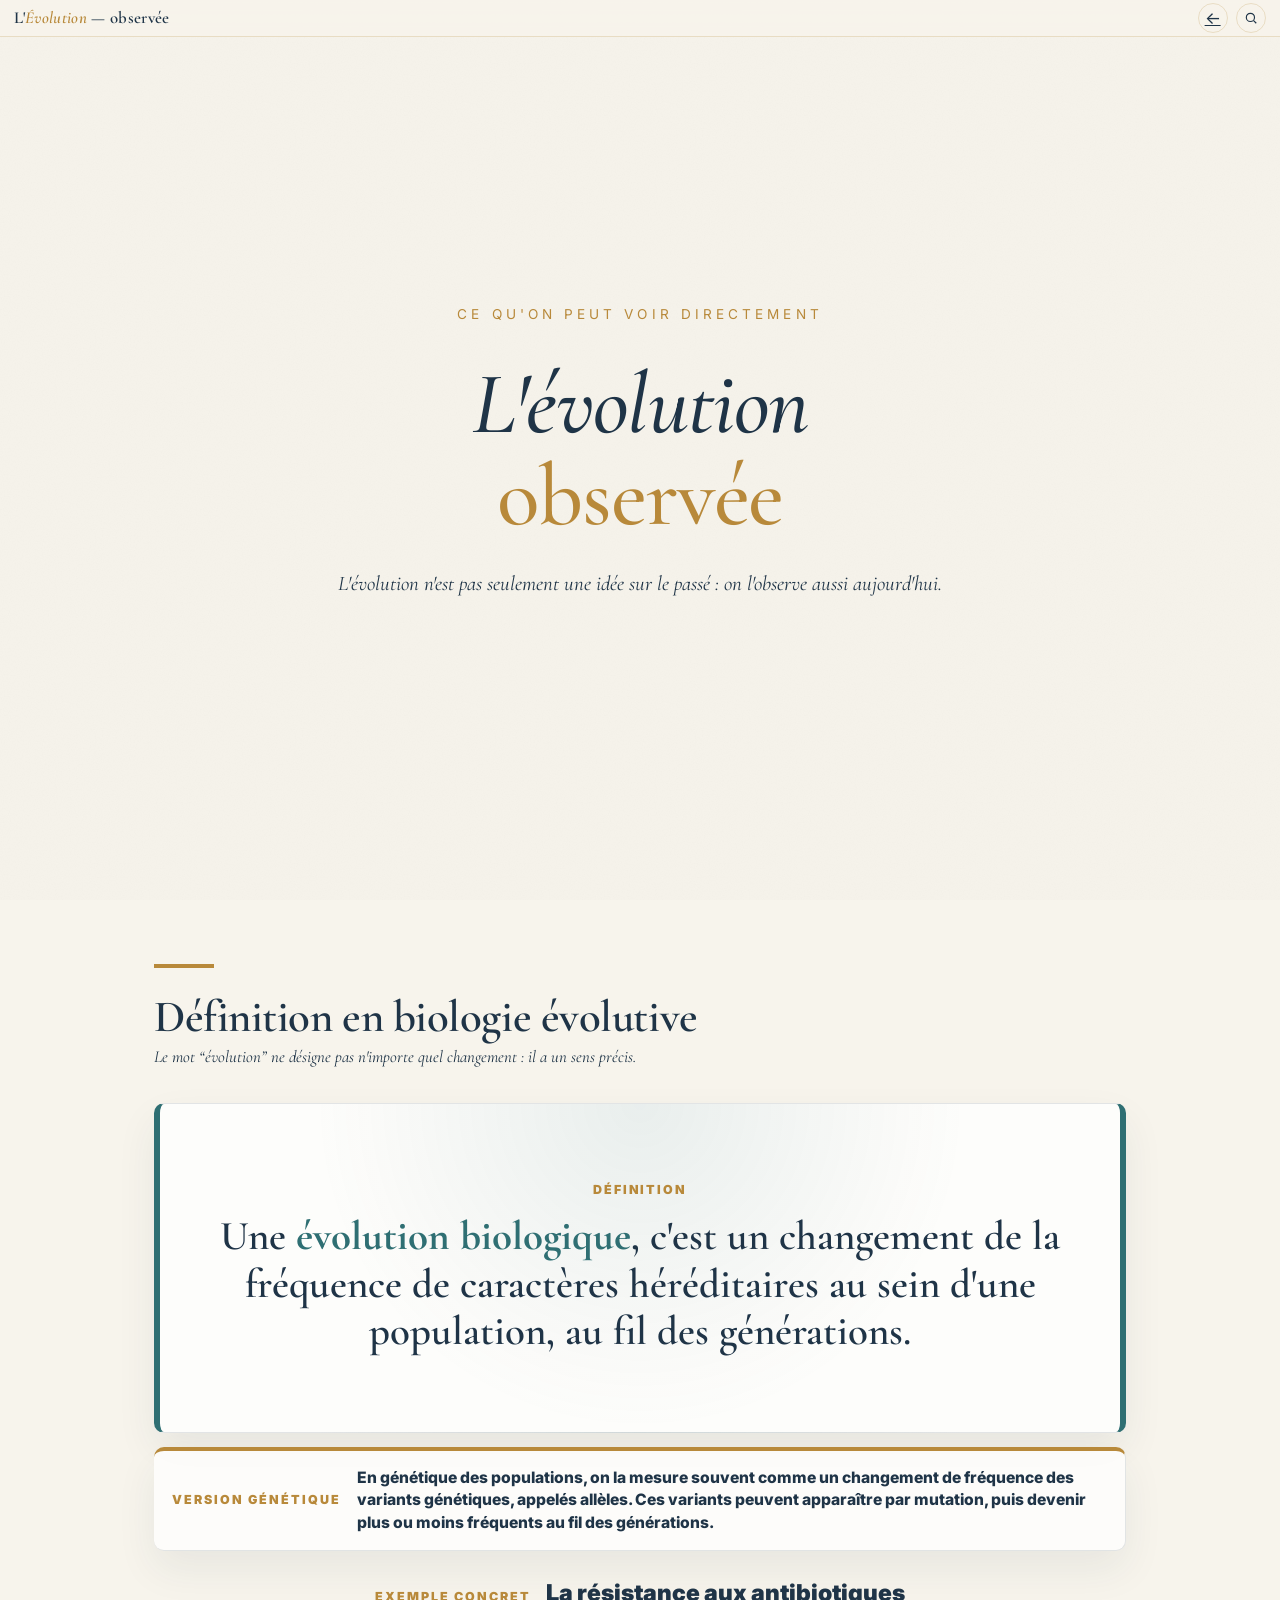
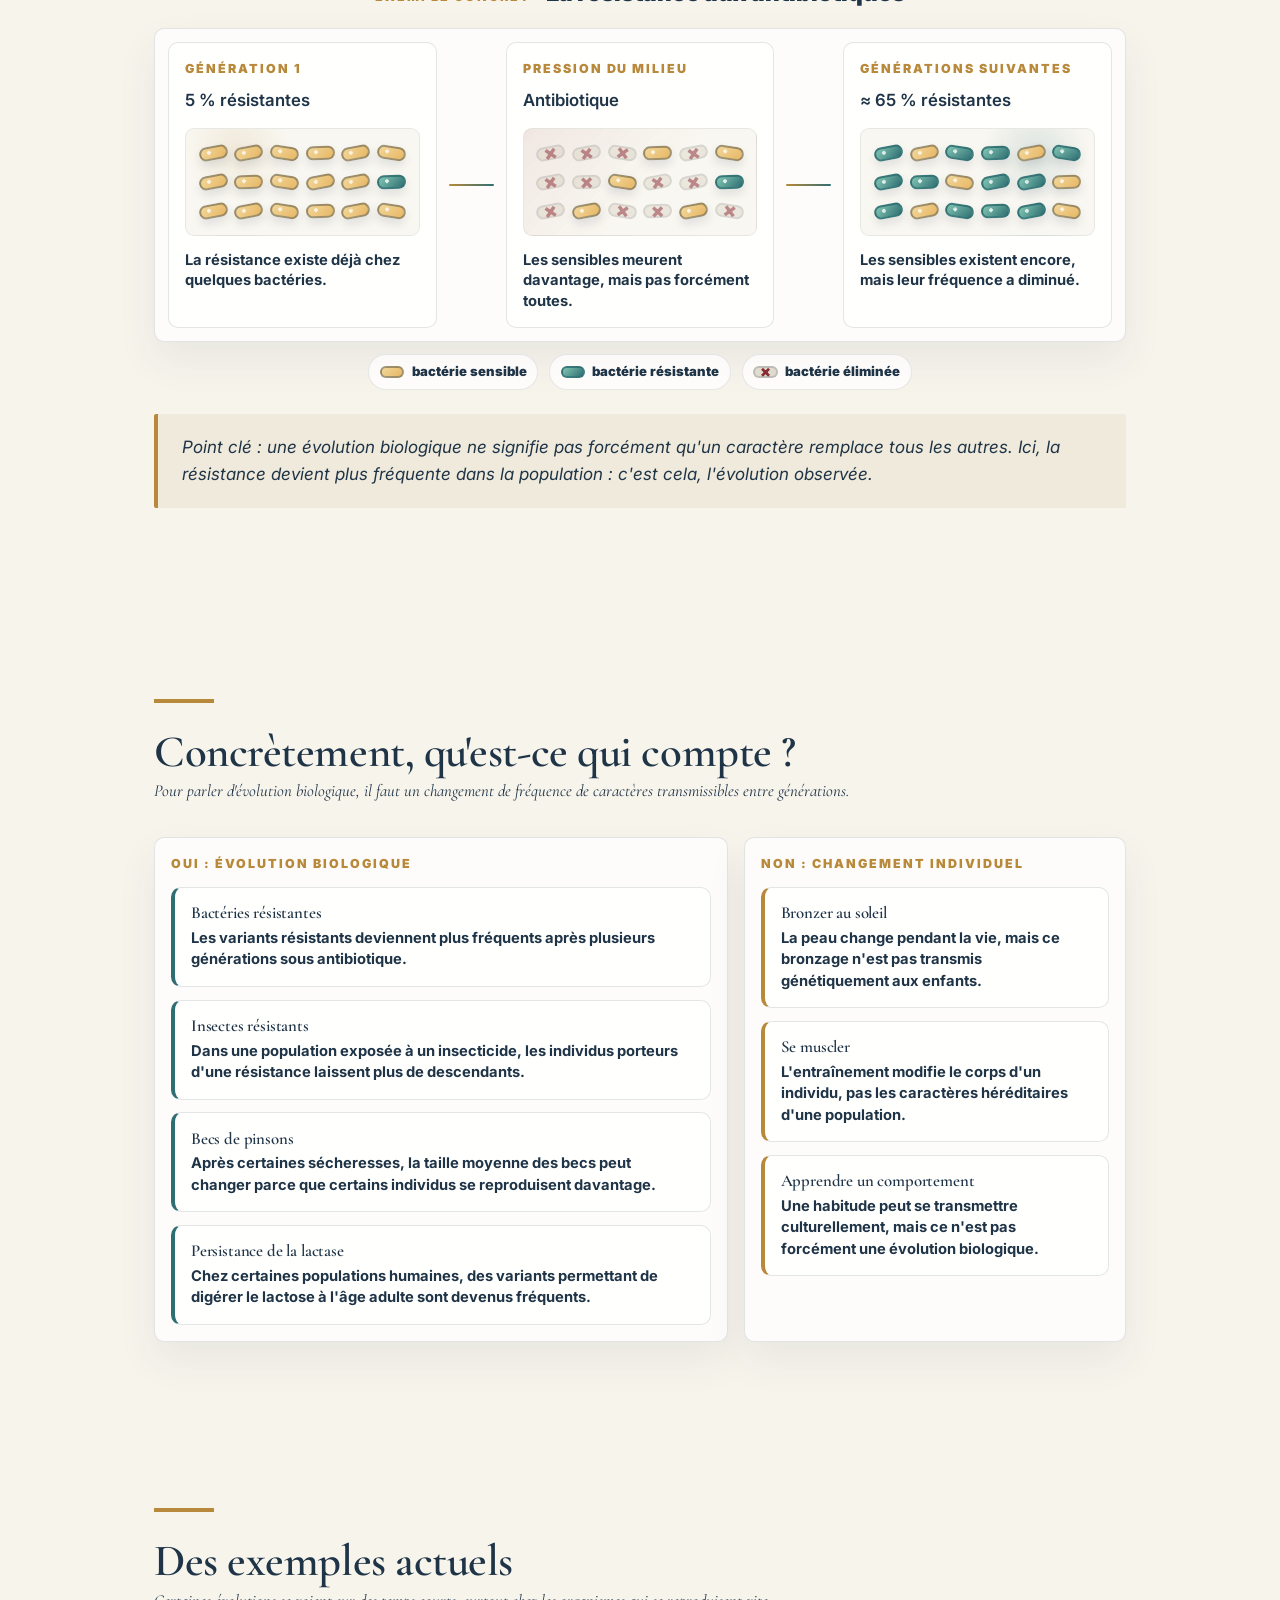
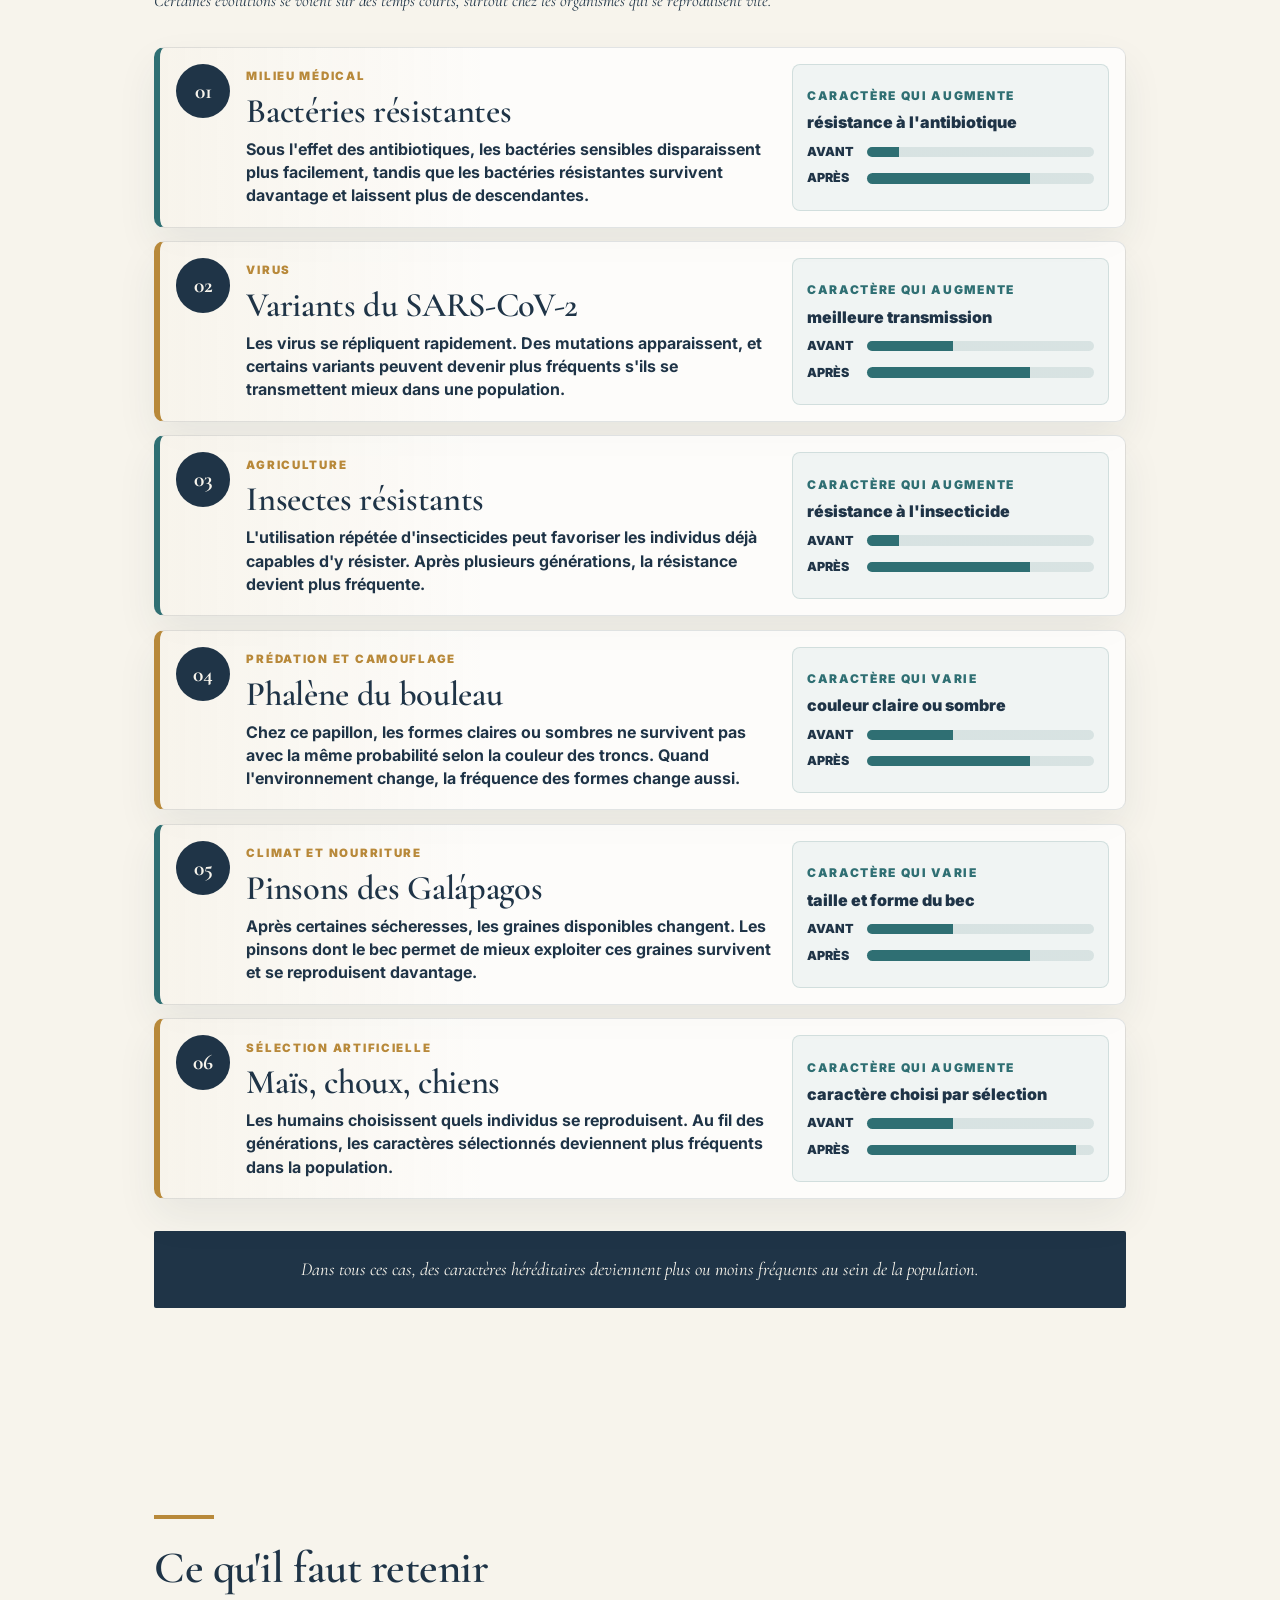
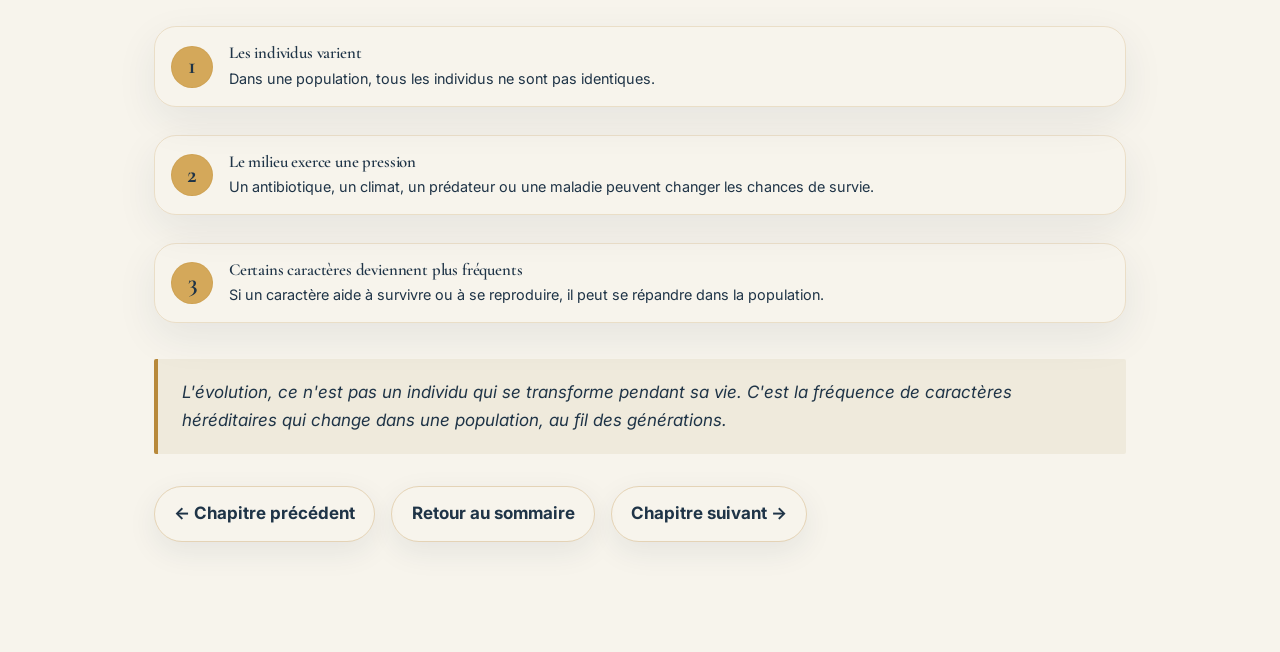
<file: chapitres/evolution-observee.html>
﻿<!DOCTYPE html>
<html lang="fr">
<head>
  <meta charset="UTF-8" />
  <meta name="viewport" content="width=device-width, initial-scale=1.0" />

  <title>Évolution observée — L'Évolution</title>

  <link rel="preconnect" href="https://fonts.googleapis.com" />
  <link rel="preconnect" href="https://fonts.gstatic.com" crossorigin />
  <link href="https://fonts.googleapis.com/css2?family=Cormorant+Garamond:ital,wght@0,400;0,500;0,600;0,700;1,400;1,500;1,600&family=Inter:wght@400;500;600;700&display=swap" rel="stylesheet" />

  <link rel="stylesheet" href="../styles/style.css" />
</head>

<body>

<header class="topbar">
  <div class="topbar-title">L'<em>Évolution</em> — observée</div>

  <div class="topbar-controls">
    <a class="icon-btn" href="../index.html" aria-label="Retour à l'accueil" title="Retour à l'accueil">←</a>
    <button type="button" class="icon-btn search-icon-btn" id="schema-search-toggle" aria-label="Rechercher un schéma" title="Rechercher un schéma">
      <svg viewBox="0 0 24 24" fill="none" stroke="currentColor" stroke-width="2">
        <circle cx="11" cy="11" r="7" />
        <line x1="16.5" y1="16.5" x2="21" y2="21" />
      </svg>
    </button>
  </div>
</header>

<div class="progress-bar" id="progress-bar"></div>

<main class="slides">

  <section class="slide cover" id="intro">
    <div class="slide-inner">
      <div class="cover-eyebrow">Ce qu'on peut voir directement</div>

      <h1>
        L'évolution<br />
        <span class="accent">observée</span>
      </h1>

      <p class="cover-tagline">
        L'évolution n'est pas seulement une idée sur le passé : on l'observe aussi aujourd'hui.
      </p>
    </div>
  </section>

  <section class="slide">
    <div class="slide-inner">
      <span class="section-marker"></span>

      <h2>Définition en biologie évolutive</h2>

      <p class="subtitle">
        Le mot “évolution” ne désigne pas n'importe quel changement : il a un sens précis.
      </p>

      <div class="observed-definition-board">
        <article class="observed-definition-main">
          <span>Définition</span>
          <p>
            Une <strong>évolution biologique</strong>, c'est un changement de la fréquence de caractères héréditaires au sein d'une population, au fil des générations.
          </p>
        </article>

        <article class="observed-genetic-note">
          <span>Version génétique</span>
          <p>
            En génétique des populations, on la mesure souvent comme un changement de fréquence des variants génétiques, appelés allèles. Ces variants peuvent apparaître par mutation, puis devenir plus ou moins fréquents au fil des générations.
          </p>
        </article>
      </div>

      <div class="observed-example-heading">
        <span>Exemple concret</span>
        <strong>La résistance aux antibiotiques</strong>
      </div>

      <div class="observed-generation-strip" aria-label="Exemple de changement de fréquence dans une population">
        <div>
          <span>Génération 1</span>
          <strong>5 % résistantes</strong>
          <div class="observed-bacteria-visual" aria-label="Population avec une minorité de bactéries résistantes">
            <b></b><b></b><b></b><b></b><b></b><b></b>
            <b></b><b></b><b></b><b></b><b></b><b class="resistant"></b>
            <b></b><b></b><b></b><b></b><b></b><b></b>
          </div>
          <p>La résistance existe déjà chez quelques bactéries.</p>
        </div>

        <i aria-hidden="true"></i>

        <div>
          <span>Pression du milieu</span>
          <strong>Antibiotique</strong>
          <div class="observed-bacteria-visual antibiotic" aria-label="L'antibiotique élimine surtout les bactéries sensibles">
            <b class="dead"></b><b class="dead"></b><b class="dead"></b><b></b><b class="dead"></b><b></b>
            <b class="dead"></b><b class="dead"></b><b></b><b class="dead"></b><b class="dead"></b><b class="resistant"></b>
            <b class="dead"></b><b></b><b class="dead"></b><b class="dead"></b><b></b><b class="dead"></b>
          </div>
          <p>Les sensibles meurent davantage, mais pas forcément toutes.</p>
        </div>

        <i aria-hidden="true"></i>

        <div>
          <span>Générations suivantes</span>
          <strong>≈ 65 % résistantes</strong>
          <div class="observed-bacteria-visual after" aria-label="Population finale avec davantage de bactéries résistantes">
            <b class="resistant"></b><b></b><b class="resistant"></b><b class="resistant"></b><b></b><b class="resistant"></b>
            <b class="resistant"></b><b class="resistant"></b><b></b><b class="resistant"></b><b class="resistant"></b><b></b>
            <b class="resistant"></b><b></b><b class="resistant"></b><b class="resistant"></b><b class="resistant"></b><b></b>
          </div>
          <p>Les sensibles existent encore, mais leur fréquence a diminué.</p>
        </div>
      </div>

      <div class="observed-bacteria-legend" aria-label="Légende de l'exemple visuel">
        <span><b class="sensitive"></b> bactérie sensible</span>
        <span><b class="resistant"></b> bactérie résistante</span>
        <span><b class="dead"></b> bactérie éliminée</span>
      </div>

      <div class="callout">
        Point clé : une évolution biologique ne signifie pas forcément qu'un caractère remplace tous les autres. Ici, la résistance devient plus fréquente dans la population : c'est cela, l'évolution observée.
      </div>
    </div>
  </section>

  <section class="slide">
    <div class="slide-inner">
      <span class="section-marker"></span>

      <h2>Concrètement, qu'est-ce qui compte ?</h2>

      <p class="subtitle">
        Pour parler d'évolution biologique, il faut un changement de fréquence de caractères transmissibles entre générations.
      </p>

      <div class="observed-example-board">
        <section class="observed-counts">
          <span>Oui : évolution biologique</span>

          <article>
            <h3>Bactéries résistantes</h3>
            <p>Les variants résistants deviennent plus fréquents après plusieurs générations sous antibiotique.</p>
          </article>

          <article>
            <h3>Insectes résistants</h3>
            <p>Dans une population exposée à un insecticide, les individus porteurs d'une résistance laissent plus de descendants.</p>
          </article>

          <article>
            <h3>Becs de pinsons</h3>
            <p>Après certaines sécheresses, la taille moyenne des becs peut changer parce que certains individus se reproduisent davantage.</p>
          </article>

          <article>
            <h3>Persistance de la lactase</h3>
            <p>Chez certaines populations humaines, des variants permettant de digérer le lactose à l'âge adulte sont devenus fréquents.</p>
          </article>
        </section>

        <section class="observed-not-counts">
          <span>Non : changement individuel</span>

          <article>
            <h3>Bronzer au soleil</h3>
            <p>La peau change pendant la vie, mais ce bronzage n'est pas transmis génétiquement aux enfants.</p>
          </article>

          <article>
            <h3>Se muscler</h3>
            <p>L'entraînement modifie le corps d'un individu, pas les caractères héréditaires d'une population.</p>
          </article>

          <article>
            <h3>Apprendre un comportement</h3>
            <p>Une habitude peut se transmettre culturellement, mais ce n'est pas forcément une évolution biologique.</p>
          </article>
        </section>
      </div>
    </div>
  </section>

  <section class="slide">
    <div class="slide-inner">
      <span class="section-marker"></span>

      <h2>Des exemples actuels</h2>

      <p class="subtitle">
        Certaines évolutions se voient sur des temps courts, surtout chez les organismes qui se reproduisent vite.
      </p>

      <div class="observed-case-list">
        <article class="observed-case">
          <div class="observed-case-number">01</div>
          <div class="observed-case-body">
            <span>Milieu médical</span>
            <h3>Bactéries résistantes</h3>
            <p>
              Sous l'effet des antibiotiques, les bactéries sensibles disparaissent plus facilement, tandis que les bactéries résistantes survivent davantage et laissent plus de descendantes.
            </p>
          </div>
          <div class="observed-case-frequency">
            <strong>Caractère qui augmente</strong>
            <p>résistance à l'antibiotique</p>
            <div class="observed-frequency-bars" aria-label="La résistance passe de rare à fréquente">
              <span>avant<i class="low"></i></span>
              <span>après<i class="high"></i></span>
            </div>
          </div>
        </article>

        <article class="observed-case">
          <div class="observed-case-number">02</div>
          <div class="observed-case-body">
            <span>Virus</span>
            <h3>Variants du SARS-CoV-2</h3>
            <p>
              Les virus se répliquent rapidement. Des mutations apparaissent, et certains variants peuvent devenir plus fréquents s'ils se transmettent mieux dans une population.
            </p>
          </div>
          <div class="observed-case-frequency">
            <strong>Caractère qui augmente</strong>
            <p>meilleure transmission</p>
            <div class="observed-frequency-bars" aria-label="Un variant mieux transmis devient plus fréquent">
              <span>avant<i class="medium"></i></span>
              <span>après<i class="high"></i></span>
            </div>
          </div>
        </article>

        <article class="observed-case">
          <div class="observed-case-number">03</div>
          <div class="observed-case-body">
            <span>Agriculture</span>
            <h3>Insectes résistants</h3>
            <p>
              L'utilisation répétée d'insecticides peut favoriser les individus déjà capables d'y résister. Après plusieurs générations, la résistance devient plus fréquente.
            </p>
          </div>
          <div class="observed-case-frequency">
            <strong>Caractère qui augmente</strong>
            <p>résistance à l'insecticide</p>
            <div class="observed-frequency-bars" aria-label="La résistance à l'insecticide augmente">
              <span>avant<i class="low"></i></span>
              <span>après<i class="high"></i></span>
            </div>
          </div>
        </article>

        <article class="observed-case">
          <div class="observed-case-number">04</div>
          <div class="observed-case-body">
            <span>Prédation et camouflage</span>
            <h3>Phalène du bouleau</h3>
            <p>
              Chez ce papillon, les formes claires ou sombres ne survivent pas avec la même probabilité selon la couleur des troncs. Quand l'environnement change, la fréquence des formes change aussi.
            </p>
          </div>
          <div class="observed-case-frequency">
            <strong>Caractère qui varie</strong>
            <p>couleur claire ou sombre</p>
            <div class="observed-frequency-bars" aria-label="La forme la mieux camouflée devient plus fréquente">
              <span>avant<i class="medium"></i></span>
              <span>après<i class="high"></i></span>
            </div>
          </div>
        </article>

        <article class="observed-case">
          <div class="observed-case-number">05</div>
          <div class="observed-case-body">
            <span>Climat et nourriture</span>
            <h3>Pinsons des Galápagos</h3>
            <p>
              Après certaines sécheresses, les graines disponibles changent. Les pinsons dont le bec permet de mieux exploiter ces graines survivent et se reproduisent davantage.
            </p>
          </div>
          <div class="observed-case-frequency">
            <strong>Caractère qui varie</strong>
            <p>taille et forme du bec</p>
            <div class="observed-frequency-bars" aria-label="Une forme de bec devient plus fréquente après une sécheresse">
              <span>avant<i class="medium"></i></span>
              <span>après<i class="high"></i></span>
            </div>
          </div>
        </article>

        <article class="observed-case">
          <div class="observed-case-number">06</div>
          <div class="observed-case-body">
            <span>Sélection artificielle</span>
            <h3>Maïs, choux, chiens</h3>
            <p>
              Les humains choisissent quels individus se reproduisent. Au fil des générations, les caractères sélectionnés deviennent plus fréquents dans la population.
            </p>
          </div>
          <div class="observed-case-frequency">
            <strong>Caractère qui augmente</strong>
            <p>caractère choisi par sélection</p>
            <div class="observed-frequency-bars" aria-label="Un caractère choisi devient plus fréquent">
              <span>avant<i class="medium"></i></span>
              <span>après<i class="full"></i></span>
            </div>
          </div>
        </article>
      </div>

      <div class="banner">
        Dans tous ces cas, des caractères héréditaires deviennent plus ou moins fréquents au sein de la population.
      </div>
    </div>
  </section>

  <section class="slide">
    <div class="slide-inner">
      <span class="section-marker"></span>

      <h2>Ce qu'il faut retenir</h2>

      <div class="row-list">
        <div class="row">
          <div class="row-num">1</div>
          <div class="row-content">
            <h4>Les individus varient</h4>
            <p>Dans une population, tous les individus ne sont pas identiques.</p>
          </div>
        </div>

        <div class="row">
          <div class="row-num">2</div>
          <div class="row-content">
            <h4>Le milieu exerce une pression</h4>
            <p>Un antibiotique, un climat, un prédateur ou une maladie peuvent changer les chances de survie.</p>
          </div>
        </div>

        <div class="row">
          <div class="row-num">3</div>
          <div class="row-content">
            <h4>Certains caractères deviennent plus fréquents</h4>
            <p>Si un caractère aide à survivre ou à se reproduire, il peut se répandre dans la population.</p>
          </div>
        </div>
      </div>

      <div class="callout">
        L'évolution, ce n'est pas un individu qui se transforme pendant sa vie. C'est la fréquence de caractères héréditaires qui change dans une population, au fil des générations.
      </div>

      <div class="chapter-actions">
        <a class="action-link" href="theorie.html">← Chapitre précédent</a>
        <a class="action-link" href="../index.html">Retour au sommaire</a>
        <a class="action-link" href="selection-naturelle.html">Chapitre suivant →</a>
      </div>
    </div>
  </section>

</main>

<script src="../scripts/site.js" defer></script>
</body>
</html>
</file>
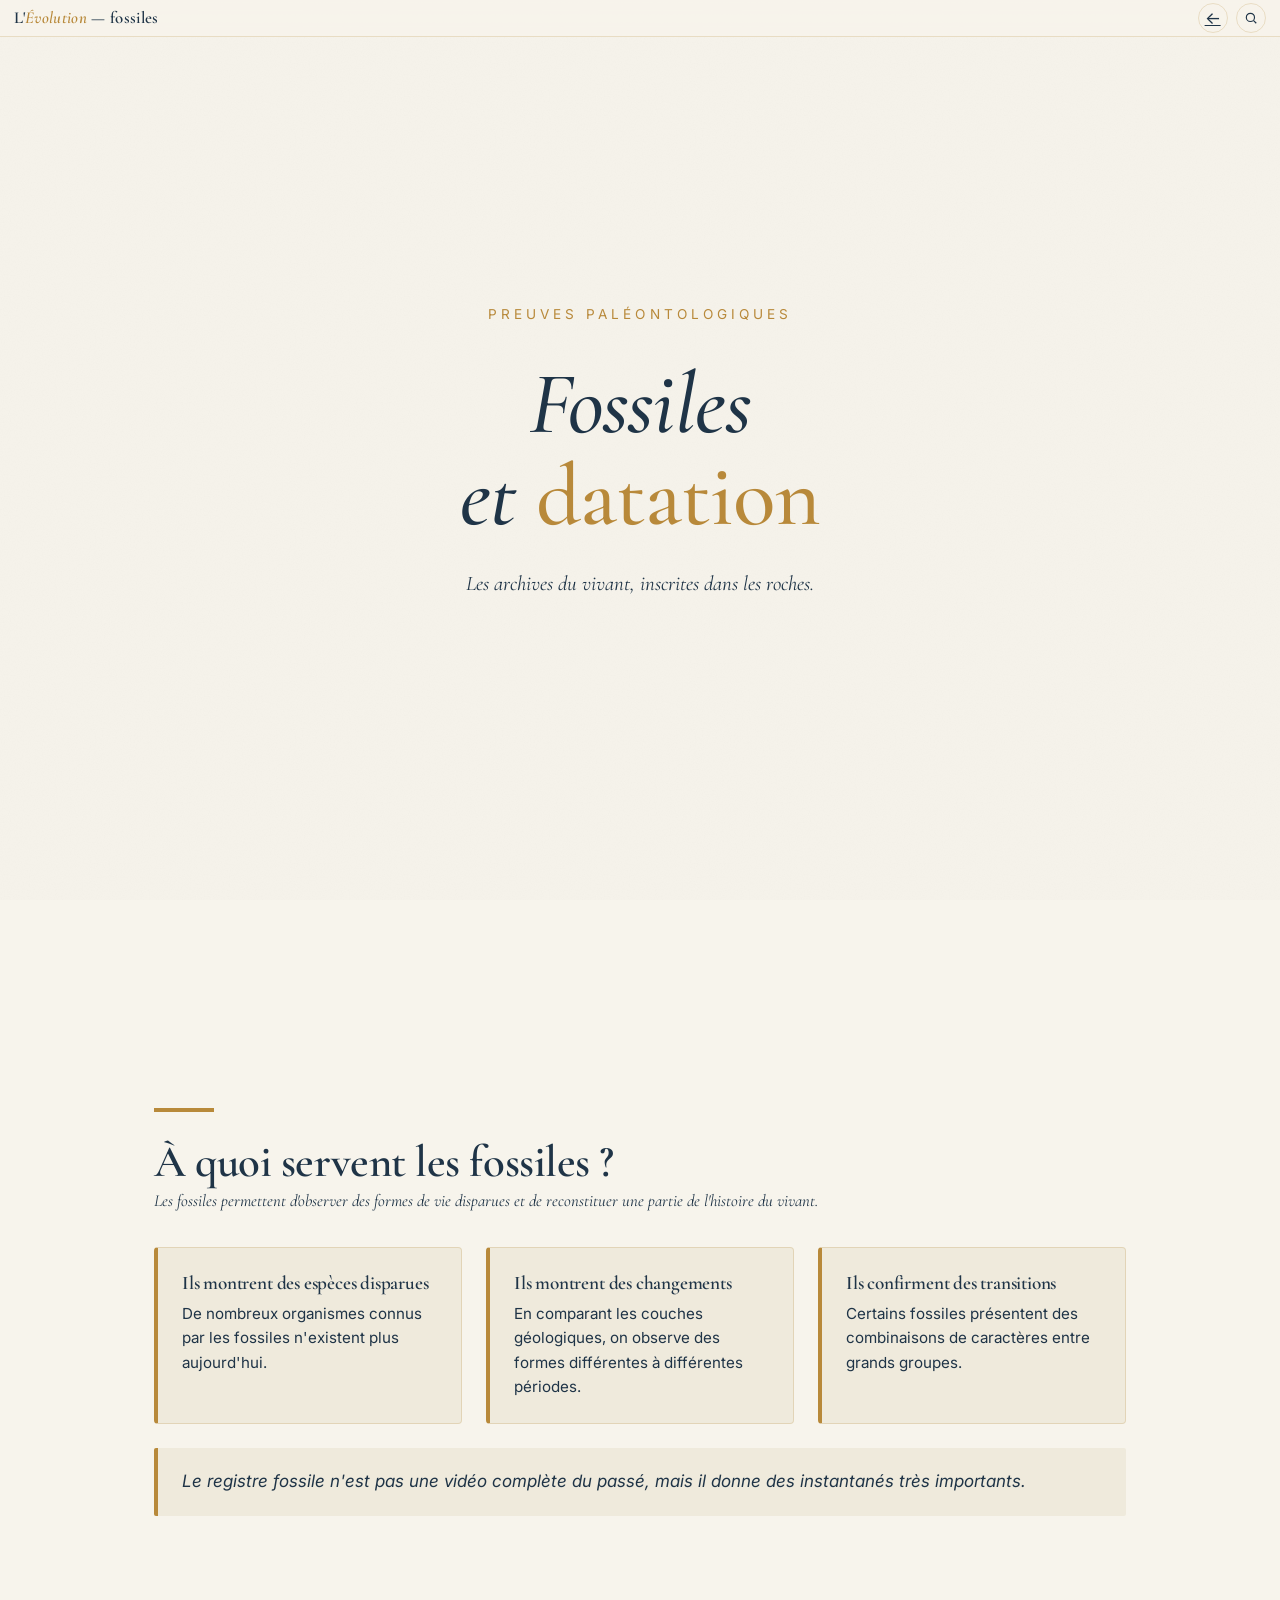
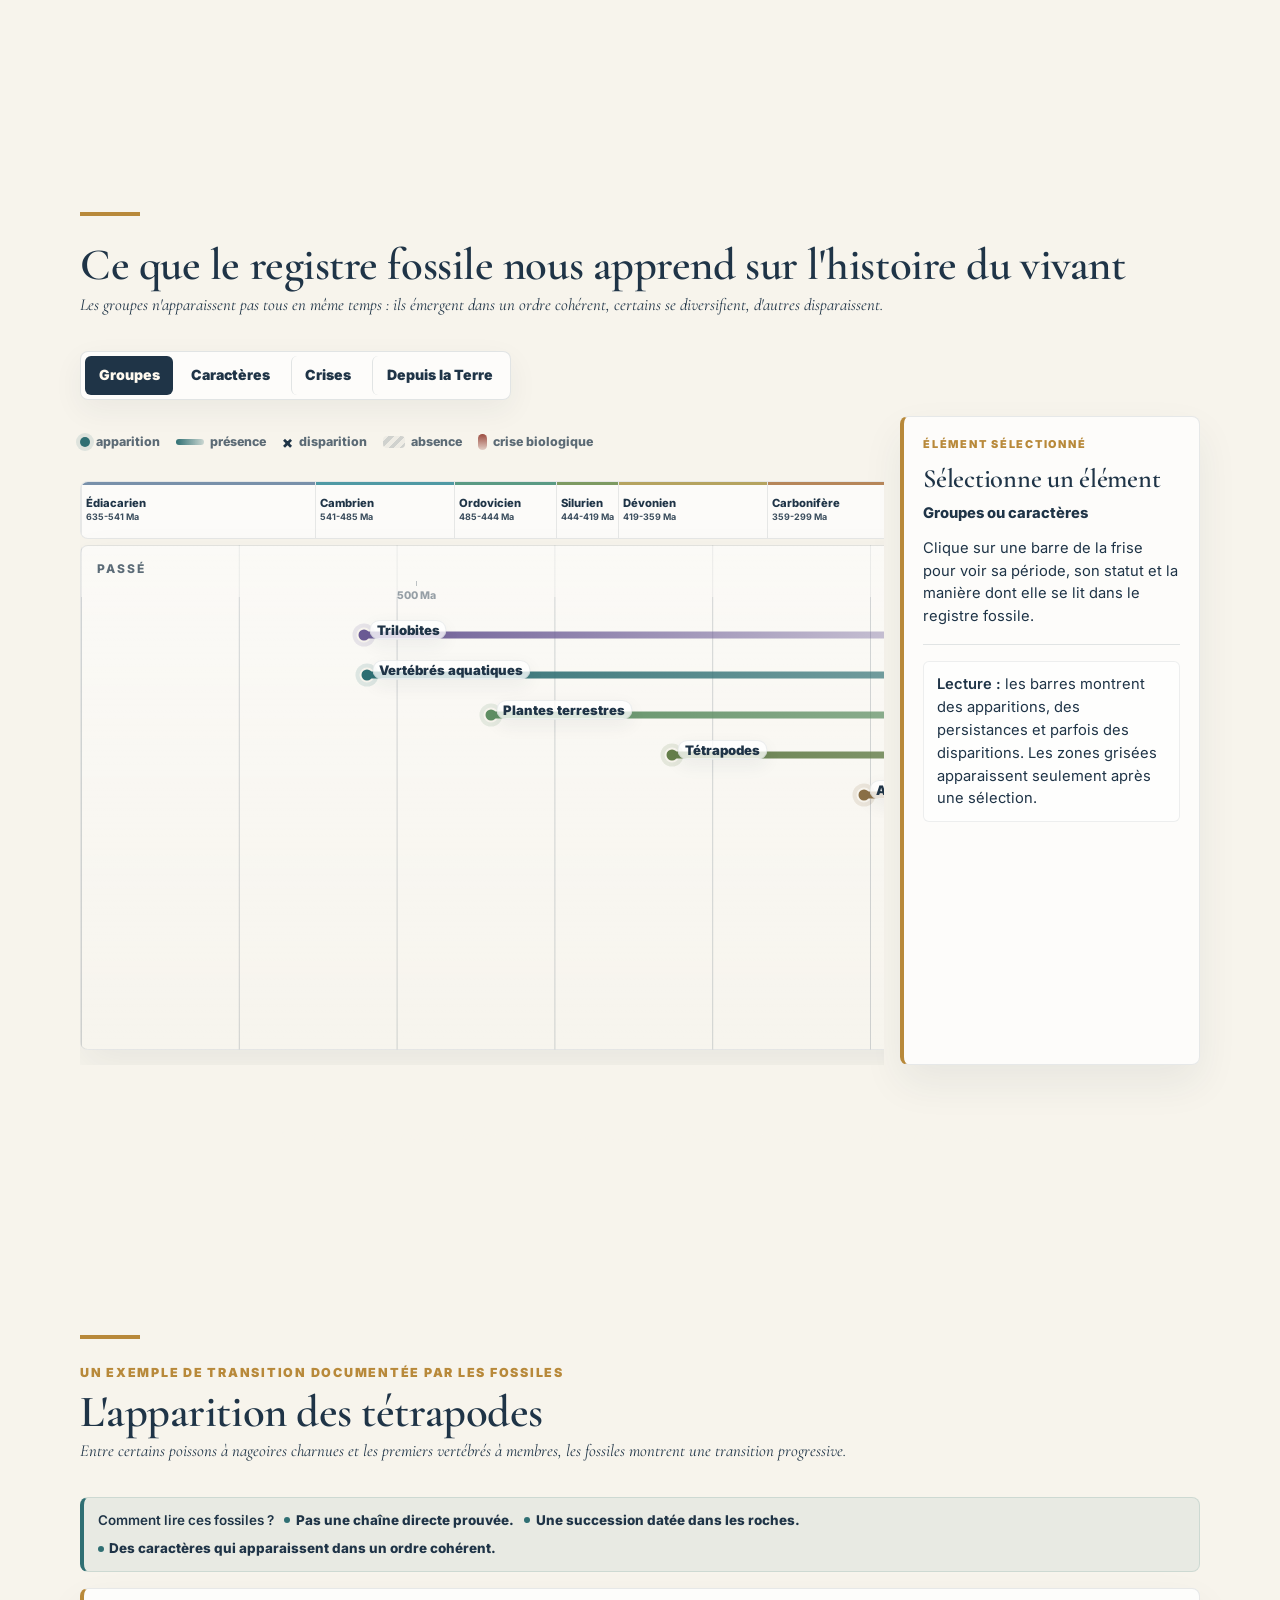
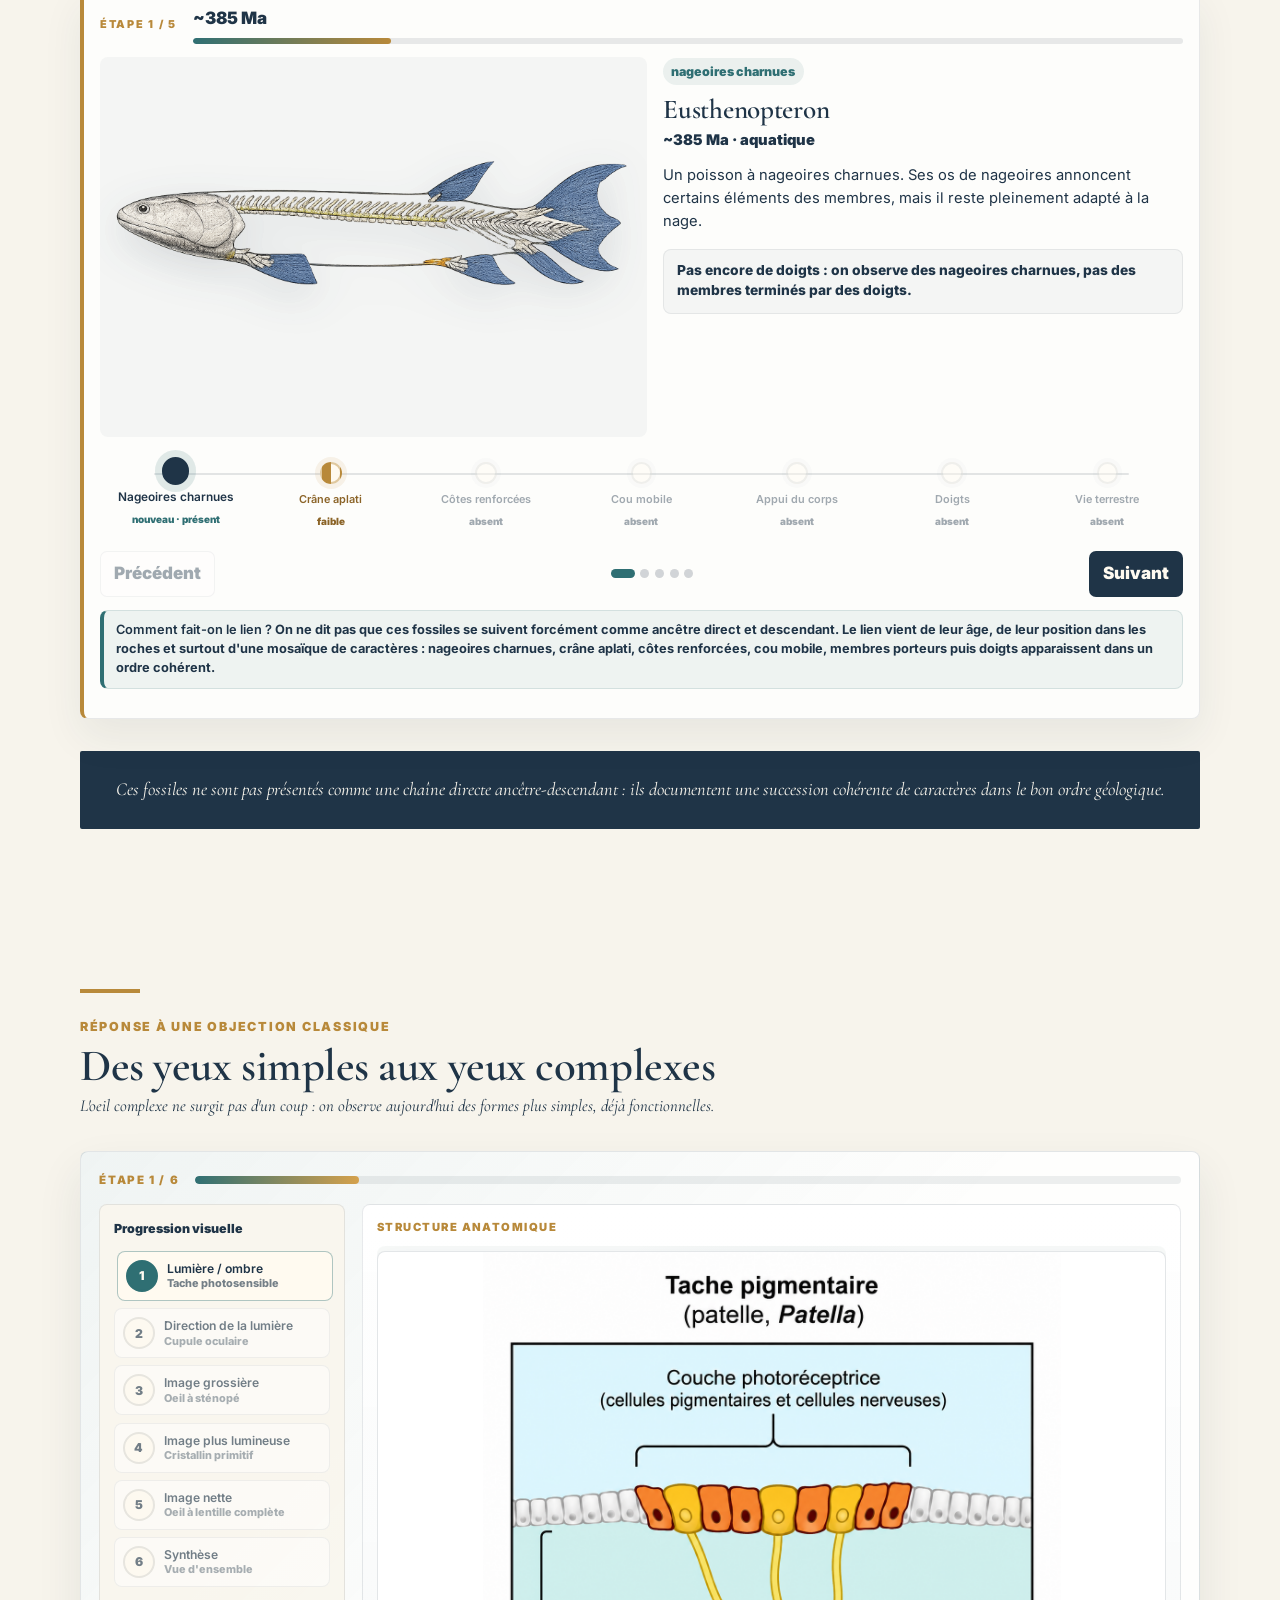
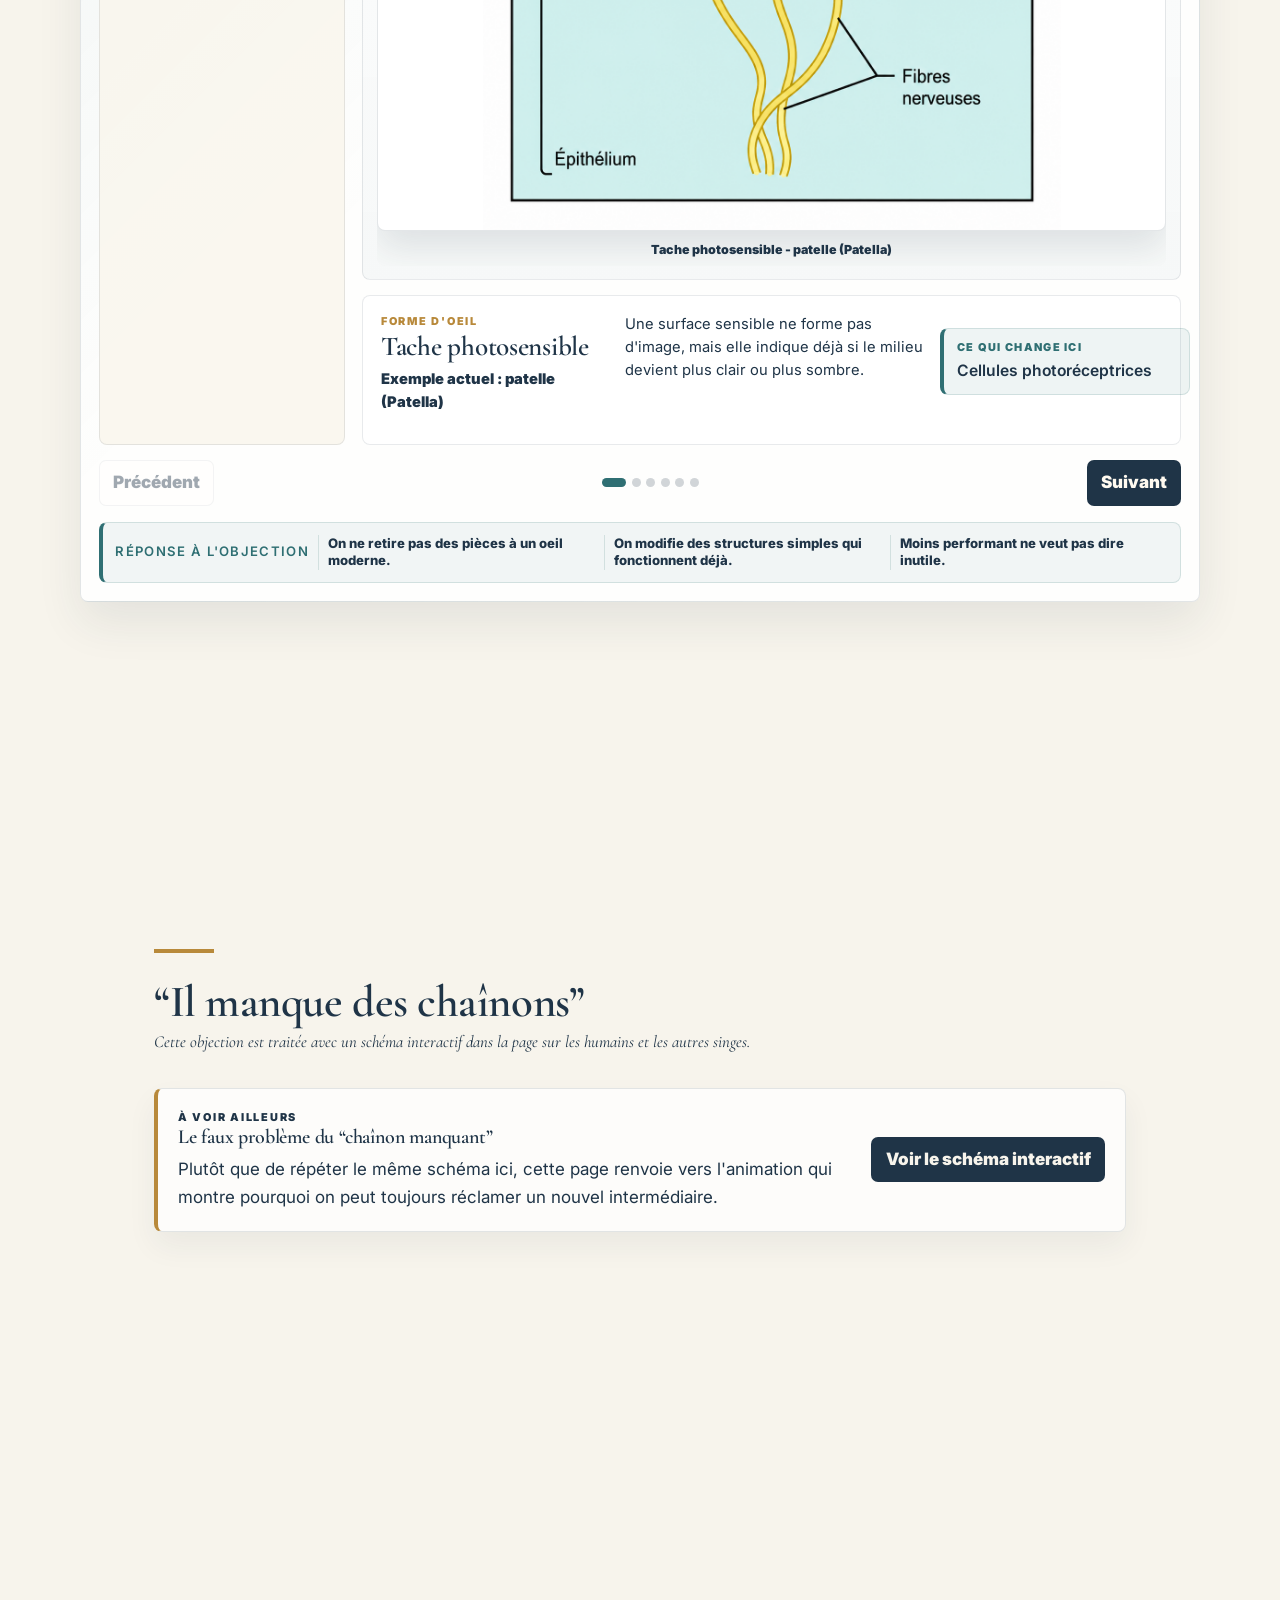
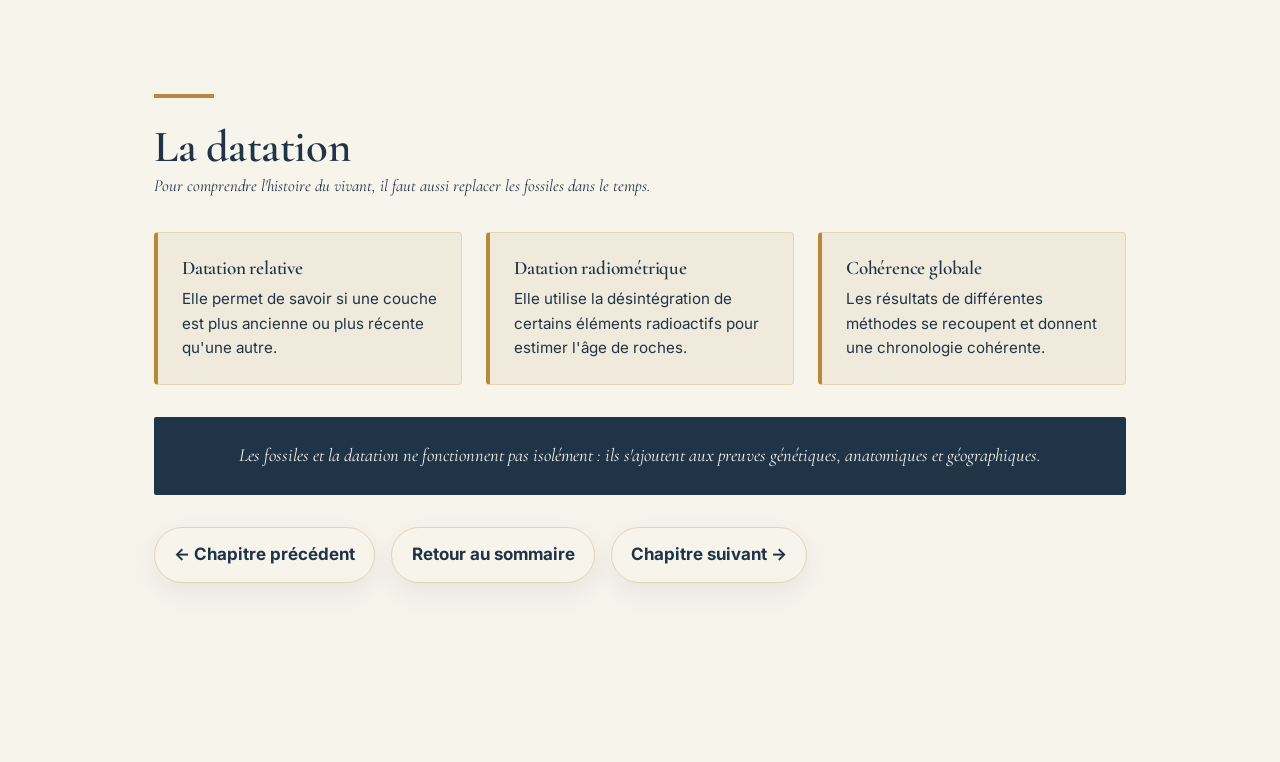
<file: chapitres/fossiles.html>
﻿<!DOCTYPE html>
<html lang="fr">
<head>
  <meta charset="UTF-8" />
  <meta name="viewport" content="width=device-width, initial-scale=1.0" />

  <title>Fossiles et datation — L'Évolution</title>

  <link rel="preconnect" href="https://fonts.googleapis.com" />
  <link rel="preconnect" href="https://fonts.gstatic.com" crossorigin />
  <link href="https://fonts.googleapis.com/css2?family=Cormorant+Garamond:ital,wght@0,400;0,500;0,600;0,700;1,400;1,500;1,600&family=Inter:wght@400;500;600;700&display=swap" rel="stylesheet" />

  <link rel="stylesheet" href="../styles/style.css" />
</head>

<body>

<header class="topbar">
  <div class="topbar-title">L'<em>Évolution</em> — fossiles</div>

  <div class="topbar-controls">
    <a class="icon-btn" href="../index.html" aria-label="Retour à l'accueil" title="Retour à l'accueil">←</a>
    <button type="button" class="icon-btn search-icon-btn" id="schema-search-toggle" aria-label="Rechercher un schéma" title="Rechercher un schéma">
      <svg viewBox="0 0 24 24" fill="none" stroke="currentColor" stroke-width="2">
        <circle cx="11" cy="11" r="7" />
        <line x1="16.5" y1="16.5" x2="21" y2="21" />
      </svg>
    </button>
  </div>
</header>

<div class="progress-bar" id="progress-bar"></div>

<main class="slides">

  <section class="slide cover" id="intro">
    <div class="slide-inner">
      <div class="cover-eyebrow">Preuves paléontologiques</div>

      <h1>
        Fossiles<br />
        et <span class="accent">datation</span>
      </h1>

      <p class="cover-tagline">
        Les archives du vivant, inscrites dans les roches.
      </p>
    </div>
  </section>

  <section class="slide">
    <div class="slide-inner">
      <span class="section-marker"></span>

      <h2>À quoi servent les fossiles ?</h2>

      <p class="subtitle">
        Les fossiles permettent d'observer des formes de vie disparues et de reconstituer une partie de l'histoire du vivant.
      </p>

      <div class="cards">
        <div class="card">
          <h3>Ils montrent des espèces disparues</h3>
          <p>De nombreux organismes connus par les fossiles n'existent plus aujourd'hui.</p>
        </div>

        <div class="card">
          <h3>Ils montrent des changements</h3>
          <p>En comparant les couches géologiques, on observe des formes différentes à différentes périodes.</p>
        </div>

        <div class="card">
          <h3>Ils confirment des transitions</h3>
          <p>Certains fossiles présentent des combinaisons de caractères entre grands groupes.</p>
        </div>
      </div>

      <div class="callout">
        Le registre fossile n'est pas une vidéo complète du passé, mais il donne des instantanés très importants.
      </div>
    </div>
  </section>

  <section class="slide fossil-register-slide">
    <div class="slide-inner">
      <span class="section-marker"></span>

      <h2>Ce que le registre fossile nous apprend sur l'histoire du vivant</h2>

      <p class="subtitle">
        Les groupes n'apparaissent pas tous en même temps : ils émergent dans un ordre cohérent, certains se diversifient, d'autres disparaissent.
      </p>

      <div class="fossil-register" id="fossil-register">
        <div class="fossil-view-controls" aria-label="Choisir les éléments affichés">
          <button class="fossil-view-button active" type="button" data-fossil-view="groupe">Groupes</button>
          <button class="fossil-view-button" type="button" data-fossil-view="caractère">Caractères</button>
          <button class="fossil-crisis-button" type="button" data-fossil-crises>Crises</button>
          <button class="fossil-range-button" type="button" data-fossil-range="earth">Depuis la Terre</button>
        </div>

        <div class="fossil-legend" aria-label="Légende de la frise">
          <span><i class="legend-dot"></i>apparition</span>
          <span><i class="legend-bar"></i>présence</span>
          <span><i class="legend-cross">×</i>disparition</span>
          <span><i class="legend-shade"></i>absence</span>
          <span><i class="legend-crisis"></i>crise biologique</span>
        </div>

        <div class="fossil-register-main">
          <div class="fossil-periods" aria-label="Périodes géologiques">
            <button class="fossil-period deep-period" data-period="hadean" hidden style="--x: 0%; --w: 11.89%;"><span>Hadéen</span><small>4540-4000 Ma</small></button>
            <button class="fossil-period deep-period" data-period="archean" hidden style="--x: 11.89%; --w: 33.04%;"><span>Archéen</span><small>4000-2500 Ma</small></button>
            <button class="fossil-period deep-period" data-period="proterozoic" hidden style="--x: 44.93%; --w: 41.08%;"><span>Protérozoïque</span><small>2500-635 Ma</small></button>
            <button class="fossil-period" data-period="ediacaran" style="--x: 0%; --w: 14.8%;"><span>Édiacarien</span><small>635-541 Ma</small></button>
            <button class="fossil-period" data-period="cambrian" style="--x: 14.8%; --w: 8.82%;"><span>Cambrien</span><small>541-485 Ma</small></button>
            <button class="fossil-period" data-period="ordovician" style="--x: 23.62%; --w: 6.46%;"><span>Ordovicien</span><small>485-444 Ma</small></button>
            <button class="fossil-period" data-period="silurian" style="--x: 30.08%; --w: 3.94%;"><span>Silurien</span><small>444-419 Ma</small></button>
            <button class="fossil-period" data-period="devonian" style="--x: 34.02%; --w: 9.45%;"><span>Dévonien</span><small>419-359 Ma</small></button>
            <button class="fossil-period" data-period="carboniferous" style="--x: 43.46%; --w: 9.45%;"><span>Carbonifère</span><small>359-299 Ma</small></button>
            <button class="fossil-period" data-period="permian" style="--x: 52.91%; --w: 7.4%;"><span>Permien</span><small>299-252 Ma</small></button>
            <button class="fossil-period" data-period="triassic" style="--x: 60.31%; --w: 8.03%;"><span>Trias</span><small>252-201 Ma</small></button>
            <button class="fossil-period" data-period="jurassic" style="--x: 68.35%; --w: 8.82%;"><span>Jurassique</span><small>201-145 Ma</small></button>
            <button class="fossil-period" data-period="cretaceous" style="--x: 77.17%; --w: 12.44%;"><span>Crétacé</span><small>145-66 Ma</small></button>
            <button class="fossil-period" data-period="cenozoic" style="--x: 89.61%; --w: 10.39%;"><span>Cénozoïque</span><small>66 Ma-actuel</small></button>
          </div>

          <div class="fossil-grid" aria-label="Frise interactive du registre fossile">
            <div class="fossil-axis"><span>Passé</span><span>Présent</span></div>
            <div class="fossil-time-ticks" aria-hidden="true">
              <span data-age="4000" data-deep-tick>4000 Ma</span>
              <span data-age="3000" data-deep-tick>3000 Ma</span>
              <span data-age="2000" data-deep-tick>2000 Ma</span>
              <span data-age="1000" data-deep-tick>1000 Ma</span>
              <span data-age="500">500 Ma</span>
              <span data-age="250">250 Ma</span>
              <span data-age="66">66 Ma</span>
              <span data-age="0">0</span>
            </div>
            <div class="fossil-absence fossil-absence-before" aria-hidden="true"></div>
            <div class="fossil-absence fossil-absence-after" aria-hidden="true"></div>
            <button class="extinction-marker" type="button" data-extinction="ordovician-silurian" aria-label="Extinction Ordovicien-Silurien vers 444 Ma"><span>O-S</span></button>
            <button class="extinction-marker" type="button" data-extinction="late-devonian" aria-label="Extinction du Dévonien tardif entre 372 et 359 Ma"><span>Dév.</span></button>
            <button class="extinction-marker" type="button" data-extinction="permian-triassic" aria-label="Extinction Permien-Trias vers 252 Ma"><span>P-T</span></button>
            <button class="extinction-marker" type="button" data-extinction="triassic-jurassic" aria-label="Extinction Trias-Jurassique vers 201 Ma"><span>T-J</span></button>
            <button class="extinction-marker" type="button" data-extinction="cretaceous-paleogene" aria-label="Extinction Crétacé-Paléogène vers 66 Ma"><span>K-Pg</span></button>
            <button class="deep-marker earth-marker" type="button" data-age="4540" data-name="Formation de la Terre" data-period="Environ 4,54 milliards d'années" data-desc="L'âge de la Terre est estimé grâce à la datation radiométrique. Les plus vieux minéraux terrestres donnent un âge minimal ; les météorites et les roches lunaires indiquent l'âge du début du Système solaire." data-note="<strong>Comment le sait-on ?</strong> Les scientifiques comparent des isotopes radioactifs et leurs produits de désintégration, notamment avec la méthode uranium-plomb. Plusieurs mesures convergent vers environ 4,54 milliards d'années." aria-label="Formation de la Terre vers 4,54 milliards d'années">
              <span></span>
              <strong>Formation de la Terre</strong>
              <small>~4,54 Ga</small>
            </button>

            <button class="deep-marker life-marker" type="button" data-age="3700" data-name="Premières traces de vie" data-period="Environ 3,7 milliards d'années" data-desc="Les premières traces de vie sont surtout indirectes : structures rocheuses, stromatolites ou signatures chimiques. Elles suggèrent l'existence de microorganismes très tôt dans l'histoire de la Terre." data-note="<strong>Comment le sait-on ?</strong> On recherche des formes compatibles avec des microbes et des signatures isotopiques du carbone. Ces indices restent étudiés avec prudence, car les roches très anciennes ont souvent été transformées." aria-label="Apparition de la vie vers 3,7 milliards d'années">
              <span></span>
              <strong>Premières traces de vie</strong>
              <small>~3,7 Ga</small>
            </button>

            <button class="fossil-row-item" data-kind="groupe" data-name="Trilobites" data-start="521" data-end="252" data-period="Cambrien à Permien" data-status="disparu" data-desc="Ils apparaissent au Cambrien et disparaissent à la fin du Permien. On ne les trouve donc ni avant le Cambrien, ni dans les couches récentes." style="--row: 1; --x: 17.95%; --w: 42.36%; --item-color: #6b5b95;"><span class="fossil-label">Trilobites</span><span class="fossil-bar"></span></button>
            <button class="fossil-row-item" data-kind="groupe" data-name="Vertébrés aquatiques" data-start="520" data-end="0" data-period="Depuis le Cambrien" data-status="encore présent" data-desc="Les plus anciens vertébrés connus apparaissent au Cambrien, surtout sous forme d'animaux aquatiques sans mâchoires. Ce repère évite de faire des “poissons” un groupe unique et simple." style="--row: 2; --x: 18.11%; --w: 81.89%; --item-color: #2f6f73;"><span class="fossil-label">Vertébrés aquatiques</span><span class="fossil-bar"></span></button>
            <button class="fossil-row-item" data-kind="groupe" data-name="Plantes terrestres" data-start="470" data-end="0" data-period="Depuis l'Ordovicien" data-status="encore présent" data-desc="Les premières traces généralement acceptées des plantes terrestres sont des spores du milieu de l'Ordovicien. Les fossiles plus complets de plantes terrestres arrivent plus tard, surtout au Silurien." style="--row: 3; --x: 25.98%; --w: 74.02%; --item-color: #5f8f64;"><span class="fossil-label">Plantes terrestres</span><span class="fossil-bar"></span></button>
            <button class="fossil-row-item" data-kind="groupe" data-name="Tétrapodes" data-start="397" data-end="0" data-period="Depuis le Dévonien" data-status="encore présent" data-desc="Les tétrapodes regroupent les vertébrés à membres et leurs descendants. Des pistes fossiles vers 397 Ma suggèrent leur présence, tandis que les fossiles corporels deviennent surtout connus vers la fin du Dévonien." style="--row: 4; --x: 37.48%; --w: 62.52%; --item-color: #657f4b;"><span class="fossil-label">Tétrapodes</span><span class="fossil-bar"></span></button>
            <button class="fossil-row-item" data-kind="groupe" data-name="Amniotes" data-start="320" data-end="0" data-period="Depuis le Carbonifère" data-status="encore présent" data-desc="Les amniotes apparaissent au Carbonifère et regroupent les lignées qui mèneront notamment aux mammifères, aux reptiles au sens large et aux oiseaux. Leur histoire est liée à l'oeuf amniotique." style="--row: 5; --x: 49.61%; --w: 50.39%; --item-color: #8b7047;"><span class="fossil-label">Amniotes</span><span class="fossil-bar"></span></button>
            <button class="fossil-row-item" data-kind="groupe" data-name="Dinosaures non aviens" data-start="230" data-end="66" data-period="Trias à Crétacé" data-status="disparu" data-desc="Les dinosaures non aviens apparaissent au Trias et disparaissent à la fin du Crétacé. Les oiseaux, eux, sont une branche de dinosaures qui a survécu." style="--row: 6; --x: 63.78%; --w: 25.83%; --item-color: #9a5a4a;"><span class="fossil-label">Dinosaures non aviens</span><span class="fossil-bar"></span></button>
            <button class="fossil-row-item" data-kind="groupe" data-name="Mammifères" data-start="225" data-end="0" data-period="Depuis le Trias" data-status="encore présent" data-desc="Les premiers mammaliaformes apparaissent au Trias. Le repère est utile pédagogiquement : les mammifères arrivent très longtemps après les premiers fossiles du Cambrien." style="--row: 7; --x: 64.57%; --w: 35.43%; --item-color: #7b5f47;"><span class="fossil-label">Mammifères</span><span class="fossil-bar"></span></button>
            <button class="fossil-row-item" data-kind="groupe" data-name="Ammonites" data-start="201" data-end="66" data-period="Jurassique à Crétacé" data-status="disparu" data-desc="Les ammonites sont des mollusques marins à coquille en spirale. Elles se diversifient fortement au Mésozoïque et disparaissent à la fin du Crétacé, lors de la même crise que les dinosaures non aviens." style="--row: 8; --x: 68.35%; --w: 21.26%; --item-color: #567f9f;"><span class="fossil-label">Ammonites</span><span class="fossil-bar"></span></button>
            <button class="fossil-row-item" data-kind="groupe" data-name="Oiseaux" data-start="150" data-end="0" data-period="Depuis le Jurassique" data-status="encore présent" data-desc="Les premiers oiseaux et formes proches apparaissent au Jurassique au sein des dinosaures théropodes. Ils montrent qu'une branche peut survivre alors que d'autres branches proches disparaissent." style="--row: 9; --x: 76.38%; --w: 23.62%; --item-color: #b08d4d;"><span class="fossil-label">Oiseaux</span><span class="fossil-bar"></span></button>
            <button class="fossil-row-item" data-kind="groupe" data-name="Primates" data-start="55" data-end="0" data-period="Depuis l'Éocène" data-status="encore présent" data-desc="Les primates bien documentés dans le registre fossile apparaissent vers 55 Ma. Des parents possibles ou formes proches sont parfois discutés dès le tout début du Cénozoïque." style="--row: 10; --x: 91.34%; --w: 8.66%; --item-color: #6f6aa8;"><span class="fossil-label">Primates</span><span class="fossil-bar"></span></button>
            <button class="fossil-row-item label-left" data-kind="groupe" data-name="Mammouths" data-start="5" data-end="0.004" data-period="Pliocène à Holocène" data-status="disparu récemment" data-desc="Les mammouths apparaissent au Pliocène et disparaissent très récemment à l'échelle géologique. Les derniers mammouths laineux connus survivent sur l'île Wrangel jusqu'à environ 4 000 ans." style="--row: 11; --x: 99.21%; --w: 0.79%; --item-color: #8d7b6a;"><span class="fossil-label">Mammouths</span><span class="fossil-bar"></span></button>

            <button class="fossil-row-item fossil-character" data-kind="caractère" data-name="Colonne vertébrale" data-start="525" data-end="0" data-period="Depuis le Cambrien" data-status="conservé dans plusieurs lignées" data-desc="La colonne vertébrale apparaît avec les premiers vertébrés. Elle est ensuite héritée par de nombreuses lignées : poissons, amphibiens, reptiles, oiseaux et mammifères." style="--row: 1; --x: 17.32%; --w: 82.68%; --item-color: #2f6f73;"><span class="fossil-label">Colonne vertébrale</span><span class="fossil-bar"></span></button>
            <button class="fossil-row-item fossil-character" data-kind="caractère" data-name="Mâchoires" data-start="430" data-end="0" data-period="Depuis le Silurien" data-status="hérité par de nombreux vertébrés" data-desc="Les mâchoires apparaissent chez certains vertébrés aquatiques au Silurien. Elles transforment l'alimentation et seront héritées par de nombreuses lignées, même si certains vertébrés restent sans mâchoires." style="--row: 2; --x: 32.28%; --w: 67.72%; --item-color: #4f7f93;"><span class="fossil-label">Mâchoires</span><span class="fossil-bar"></span></button>
            <button class="fossil-row-item fossil-character" data-kind="caractère" data-name="Membres avec doigts" data-start="375" data-end="0" data-period="Depuis le Dévonien" data-status="hérité par les tétrapodes" data-desc="Les membres avec doigts apparaissent chez les premiers tétrapodes. Avant cette période, on trouve des nageoires, pas encore des membres terrestres complets." style="--row: 3; --x: 40.94%; --w: 59.06%; --item-color: #657f4b;"><span class="fossil-label">Membres avec doigts</span><span class="fossil-bar"></span></button>
            <button class="fossil-row-item fossil-character" data-kind="caractère" data-name="Oeuf amniotique" data-start="320" data-end="0" data-period="Depuis le Carbonifère" data-status="hérité par reptiles, oiseaux et mammifères" data-desc="L'oeuf amniotique permet une reproduction moins dépendante de l'eau. Il apparaît après les premiers amphibiens et caractérise les amniotes." style="--row: 4; --x: 49.61%; --w: 50.39%; --item-color: #8b7047;"><span class="fossil-label">Oeuf amniotique</span><span class="fossil-bar"></span></button>
            <button class="fossil-row-item fossil-character" data-kind="caractère" data-name="Poils et allaitement" data-start="225" data-end="0" data-period="Depuis le Trias" data-status="caractères des mammifères" data-desc="Les poils et l'allaitement sont associés aux mammifères. Ils n'existent pas dans les premières périodes de la frise : ils apparaissent dans une histoire déjà longue." style="--row: 5; --x: 64.57%; --w: 35.43%; --item-color: #7b5f47;"><span class="fossil-label">Poils et allaitement</span><span class="fossil-bar"></span></button>
            <button class="fossil-row-item fossil-character" data-kind="caractère" data-name="Plumes" data-start="160" data-end="0" data-period="Depuis le Jurassique" data-status="caractère des dinosaures théropodes, dont les oiseaux" data-desc="Les plumes sont connues chez plusieurs dinosaures théropodes avant les oiseaux modernes. Elles rappellent qu'un caractère peut apparaître dans une lignée avant le groupe actuel auquel on l'associe spontanément." style="--row: 6; --x: 74.8%; --w: 25.2%; --item-color: #b08d4d;"><span class="fossil-label">Plumes</span><span class="fossil-bar"></span></button>
            <button class="fossil-row-item fossil-character" data-kind="caractère" data-name="Pouce opposable" data-start="55" data-end="0" data-period="Depuis l'Éocène" data-status="caractère fréquent chez les primates, avec des variations" data-desc="Le pouce opposable aide à saisir les branches ou les objets. Il est fréquent chez les primates, mais il varie selon les lignées et ne doit pas être lu comme une étape vers l'humain." style="--row: 7; --x: 91.34%; --w: 8.66%; --item-color: #6f6aa8;"><span class="fossil-label">Pouce opposable</span><span class="fossil-bar"></span></button>
          </div>
        </div>

        <aside class="fossil-register-info" aria-live="polite">
          <p class="fossil-info-kicker">Élément sélectionné</p>
          <h3 id="fossil-info-title">Sélectionne un élément</h3>
          <p class="fossil-info-period" id="fossil-info-period">Groupes ou caractères</p>
          <p id="fossil-info-desc">Clique sur une barre de la frise pour voir sa période, son statut et la manière dont elle se lit dans le registre fossile.</p>
          <div class="fossil-info-rule"></div>
          <p class="fossil-info-note" id="fossil-info-note"><strong>Lecture :</strong> les barres montrent des apparitions, des persistances et parfois des disparitions. Les zones grisées apparaissent seulement après une sélection.</p>
        </aside>
      </div>

      <div class="banner warning">
        Aucun mammifère dans le Cambrien. Aucun lapin avec les trilobites : le registre fossile est ordonné dans le temps.
      </div>
    </div>
  </section>

  <section class="slide transition-fossils-slide">
    <div class="slide-inner">
      <span class="section-marker"></span>
      <p class="transition-eyebrow">Un exemple de transition documentée par les fossiles</p>
      <h2>L'apparition des tétrapodes</h2>

      <p class="subtitle">
        Entre certains poissons à nageoires charnues et les premiers vertébrés à membres, les fossiles montrent une transition progressive.
      </p>

      <div class="transition-reading">
        <strong>Comment lire ces fossiles ?</strong>
        <span>Pas une chaîne directe prouvée.</span>
        <span>Une succession datée dans les roches.</span>
        <span>Des caractères qui apparaissent dans un ordre cohérent.</span>
      </div>

      <div class="transition-explorer" id="tetrapod-transition">
        <div class="transition-stage" aria-live="polite">
          <div class="transition-stage-top">
            <p class="transition-kicker">Étape <span id="transition-step-current">1</span> / 5</p>
            <div class="transition-time">
              <span id="transition-time-label">~385 Ma</span>
              <i id="transition-time-fill"></i>
            </div>
          </div>

          <div class="transition-stage-main" id="transition-stage-main">
            <div class="transition-stage-media" id="transition-detail-media"></div>
            <div class="transition-stage-copy">
              <span class="transition-keynote" id="transition-keynote">nageoires charnues</span>
              <h3 id="transition-title">Eusthenopteron</h3>
              <p class="transition-meta" id="transition-meta">~385 Ma · aquatique</p>
              <p id="transition-desc"></p>
              <div class="finger-highlight" id="transition-finger"></div>
            </div>
          </div>

          <div class="transition-compare in-stage" id="transition-compare" hidden>
            <p class="transition-kicker">Synthèse</p>
            <h3>Vers les premiers tétrapodes</h3>
            <div class="transition-compare-grid" id="transition-compare-grid"></div>
          </div>

          <div class="transition-traits" id="transition-traits" aria-label="Caractères observés"></div>

          <div class="transition-controls">
            <button type="button" class="transition-nav-button" data-transition-prev>Précédent</button>
            <div class="transition-dots" id="transition-dots" aria-label="Étapes de la transition"></div>
            <button type="button" class="transition-nav-button primary" data-transition-next>Suivant</button>
          </div>

          <div class="transition-proof" id="transition-proof"></div>
        </div>

      </div>

      <div class="banner">
        Ces fossiles ne sont pas présentés comme une chaîne directe ancêtre-descendant : ils documentent une succession cohérente de caractères dans le bon ordre géologique.
      </div>
    </div>
  </section>

  <section class="slide eye-evolution-slide">
    <div class="slide-inner">
      <span class="section-marker"></span>
      <p class="transition-eyebrow">Réponse à une objection classique</p>
      <h2>Des yeux simples aux yeux complexes</h2>

      <p class="subtitle">
        L'oeil complexe ne surgit pas d'un coup : on observe aujourd'hui des formes plus simples, déjà fonctionnelles.
      </p>

      <div class="eye-evolution" id="eye-evolution">
        <div class="eye-lab-meta">
          <div class="eye-counter">Étape <span id="eye-step-current">1</span> / <span id="eye-step-total">6</span></div>
          <div class="eye-progress-track" aria-hidden="true"><span></span></div>
        </div>

        <div class="eye-stage">
          <nav class="eye-step-rail" aria-label="Étapes de l'évolution de l'oeil">
            <p>Progression visuelle</p>
            <div class="eye-function-line" id="eye-function-line"></div>
          </nav>

          <div class="eye-workbench">
            <div class="eye-comparison-board">
              <div class="eye-board-panel">
                <p class="eye-panel-label">Structure anatomique</p>
                <div class="eye-visual" id="eye-visual" aria-live="polite"></div>
              </div>
            </div>

            <aside class="eye-info">
              <div>
                <p class="transition-kicker">Forme d'oeil</p>
                <h3 id="eye-title">Tache photosensible</h3>
                <p class="eye-example" id="eye-example">Exemple actuel : patelle / animaux à photorécepteurs simples</p>
              </div>
              <p id="eye-desc"></p>
              <div class="eye-new" id="eye-new"></div>
            </aside>
          </div>
        </div>

        <div class="eye-controls">
          <button type="button" class="transition-nav-button" data-eye-prev>Précédent</button>
          <div class="transition-dots" id="eye-dots" aria-label="Étapes de l'évolution de l'oeil"></div>
          <button type="button" class="transition-nav-button primary" data-eye-next>Suivant</button>
        </div>

        <div class="eye-objection">
          <strong>Réponse à l'objection</strong>
          <span>On ne retire pas des pièces à un oeil moderne.</span>
          <span>On modifie des structures simples qui fonctionnent déjà.</span>
          <span>Moins performant ne veut pas dire inutile.</span>
        </div>
      </div>
    </div>
  </section>

  <section class="slide">
    <div class="slide-inner">
      <span class="section-marker"></span>

      <h2>“Il manque des chaînons”</h2>

      <p class="subtitle">
        Cette objection est traitée avec un schéma interactif dans la page sur les humains et les autres singes.
      </p>

      <div class="cross-reference-card">
        <div>
          <p class="transition-kicker">À voir ailleurs</p>
          <h3>Le faux problème du “chaînon manquant”</h3>
          <p>
            Plutôt que de répéter le même schéma ici, cette page renvoie vers l'animation qui montre pourquoi on peut toujours réclamer un nouvel intermédiaire.
          </p>
        </div>
        <a class="cross-reference-link" href="humain-singes.html#chainon-manquant">Voir le schéma interactif</a>
      </div>
    </div>
  </section>

  <section class="slide">
    <div class="slide-inner">
      <span class="section-marker"></span>

      <h2>La datation</h2>

      <p class="subtitle">
        Pour comprendre l'histoire du vivant, il faut aussi replacer les fossiles dans le temps.
      </p>

      <div class="cards">
        <div class="card">
          <h3>Datation relative</h3>
          <p>Elle permet de savoir si une couche est plus ancienne ou plus récente qu'une autre.</p>
        </div>

        <div class="card">
          <h3>Datation radiométrique</h3>
          <p>Elle utilise la désintégration de certains éléments radioactifs pour estimer l'âge de roches.</p>
        </div>

        <div class="card">
          <h3>Cohérence globale</h3>
          <p>Les résultats de différentes méthodes se recoupent et donnent une chronologie cohérente.</p>
        </div>
      </div>

      <div class="banner">
        Les fossiles et la datation ne fonctionnent pas isolément : ils s'ajoutent aux preuves génétiques, anatomiques et géographiques.
      </div>

      <div class="chapter-actions">
        <a class="action-link" href="retrovirus.html">← Chapitre précédent</a>
        <a class="action-link" href="../index.html">Retour au sommaire</a>
        <a class="action-link" href="convergence.html">Chapitre suivant →</a>
      </div>
    </div>
  </section>

</main>

<script src="../scripts/site.js" defer></script>
<script src="../scripts/fossiles.js" defer></script>
</body>
</html>
</file>
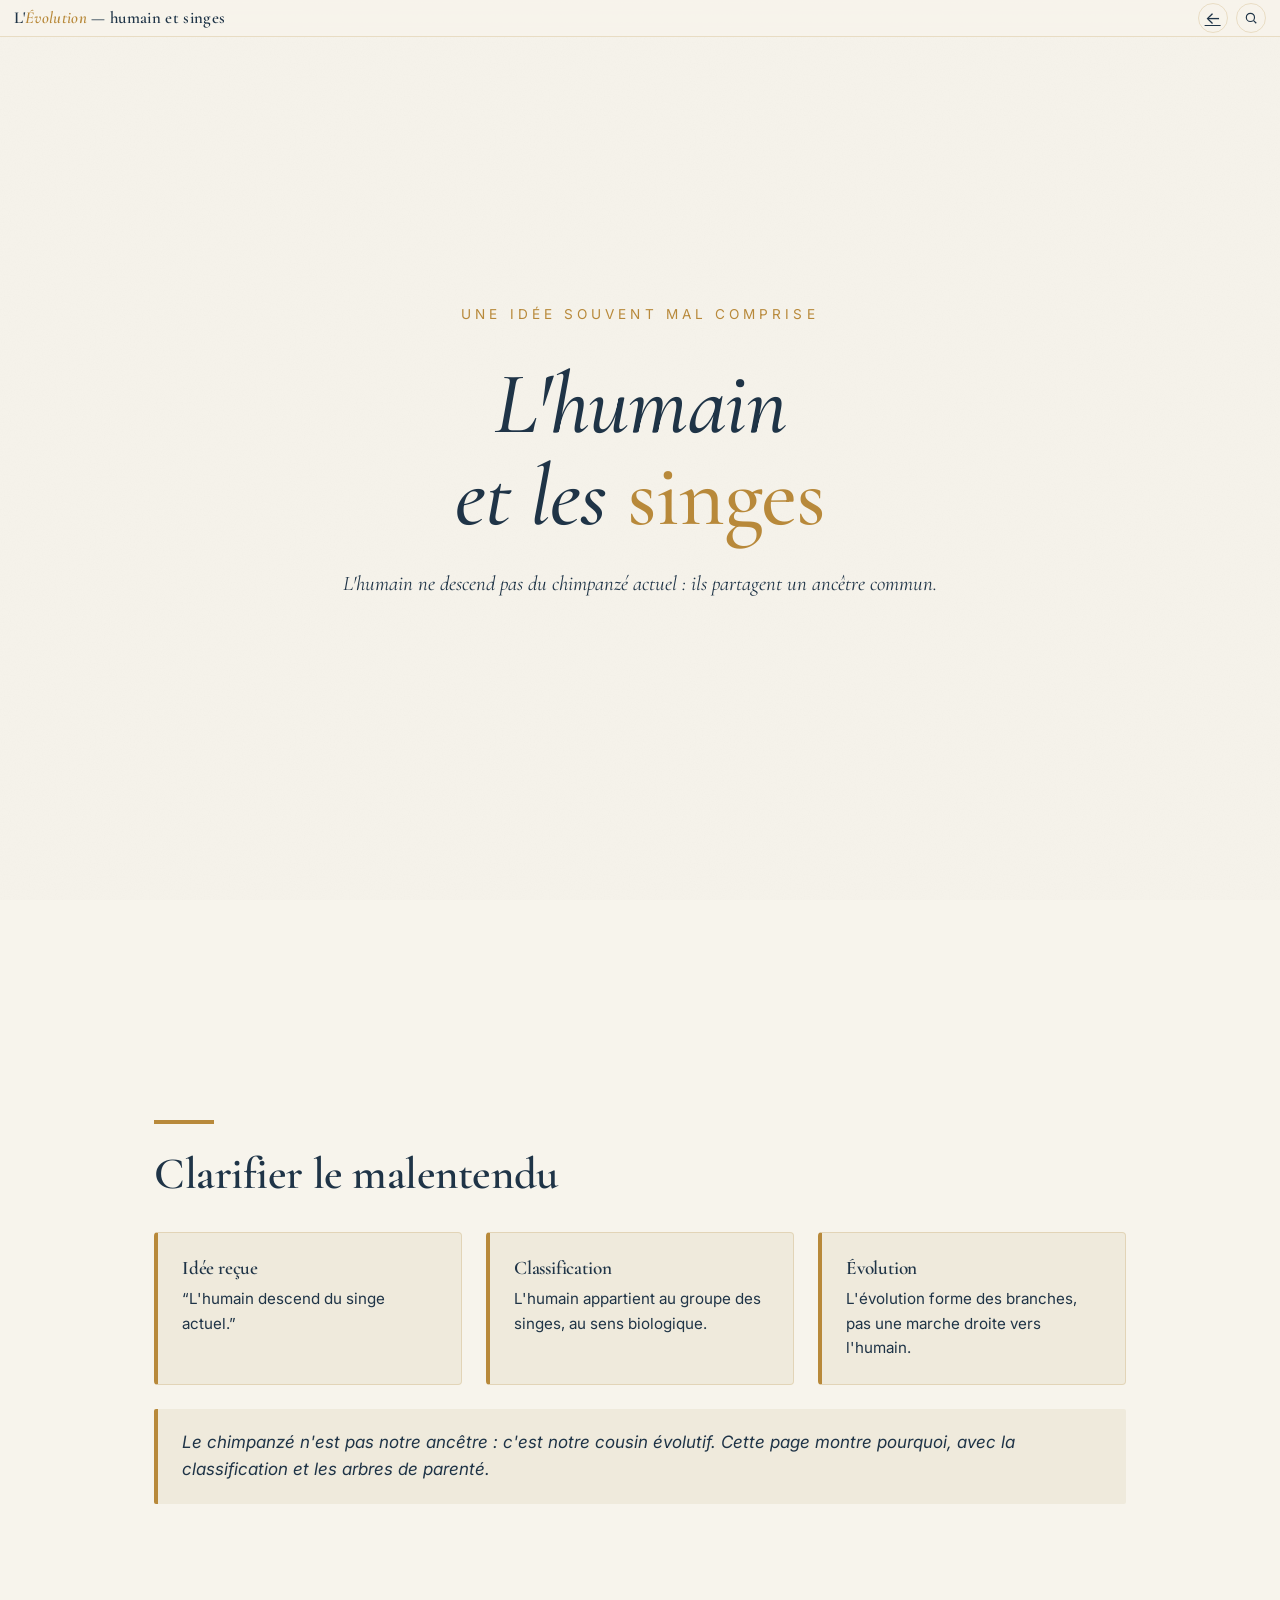
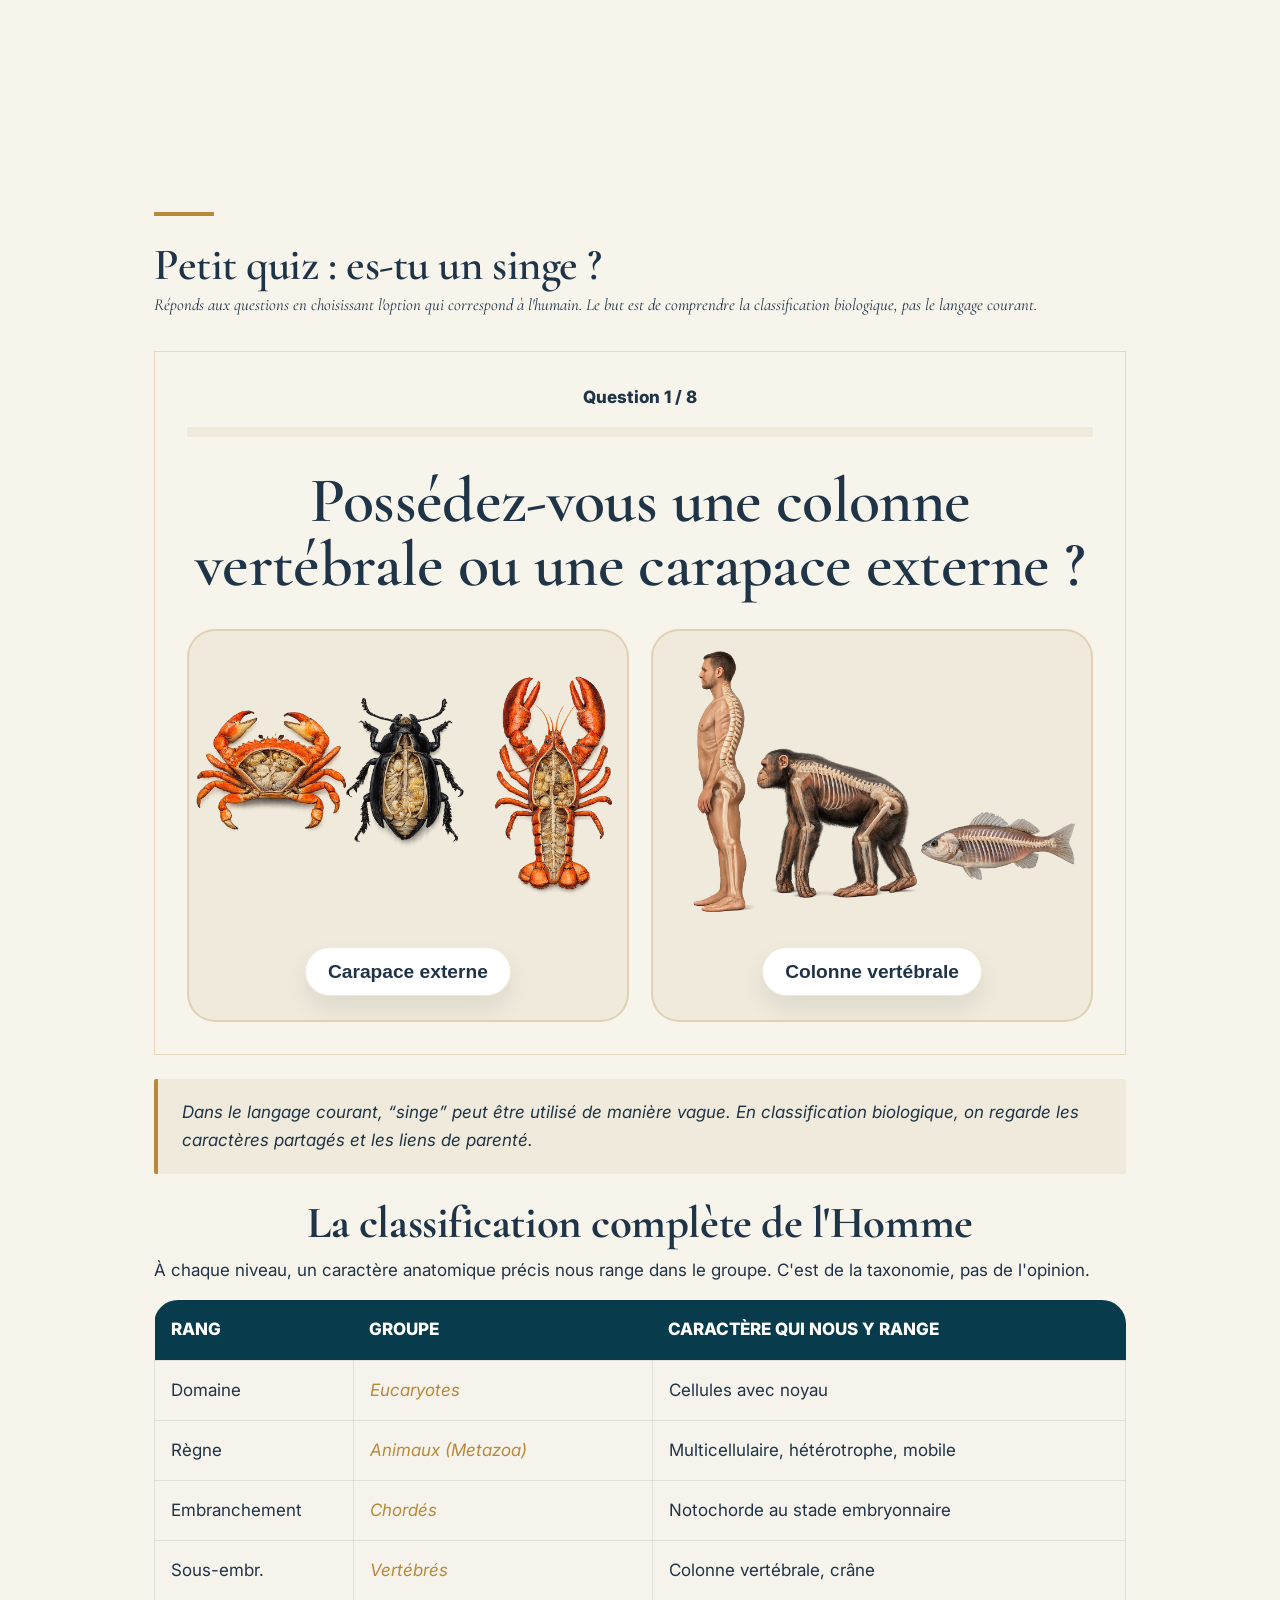
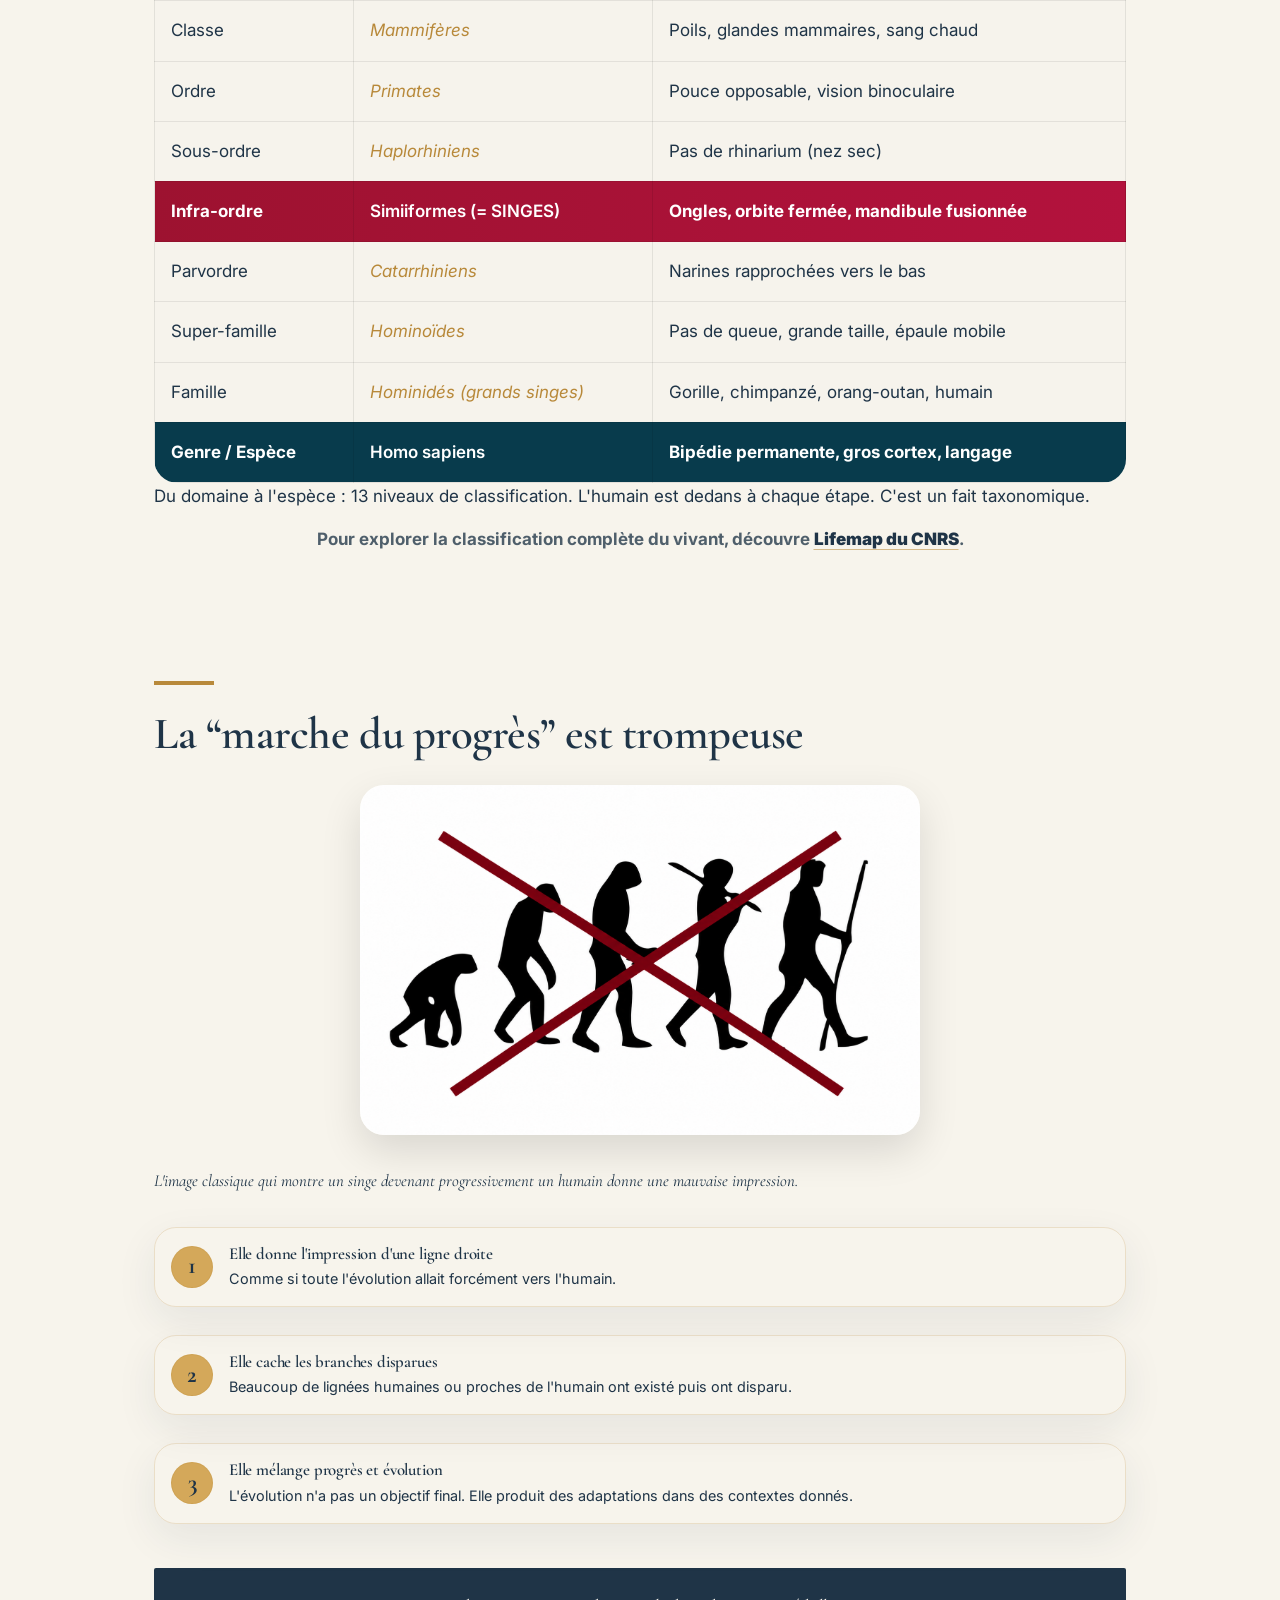
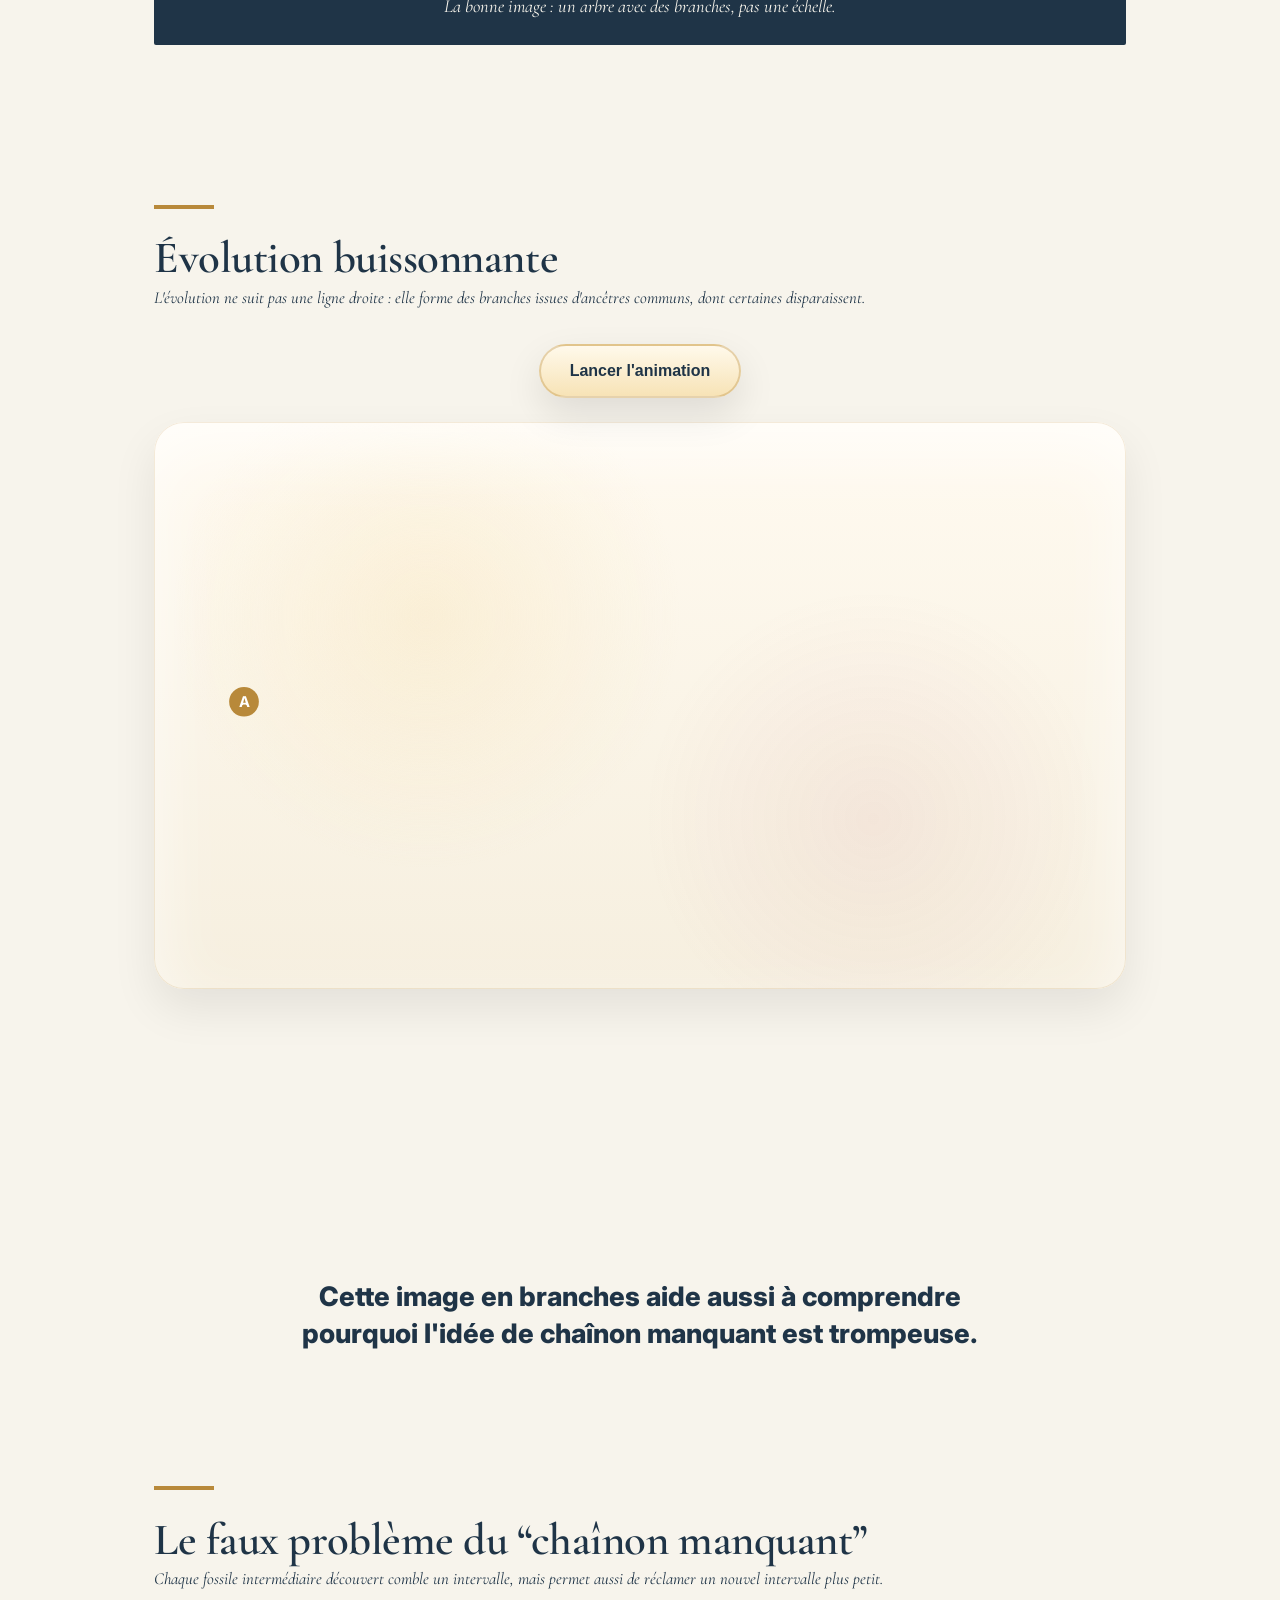
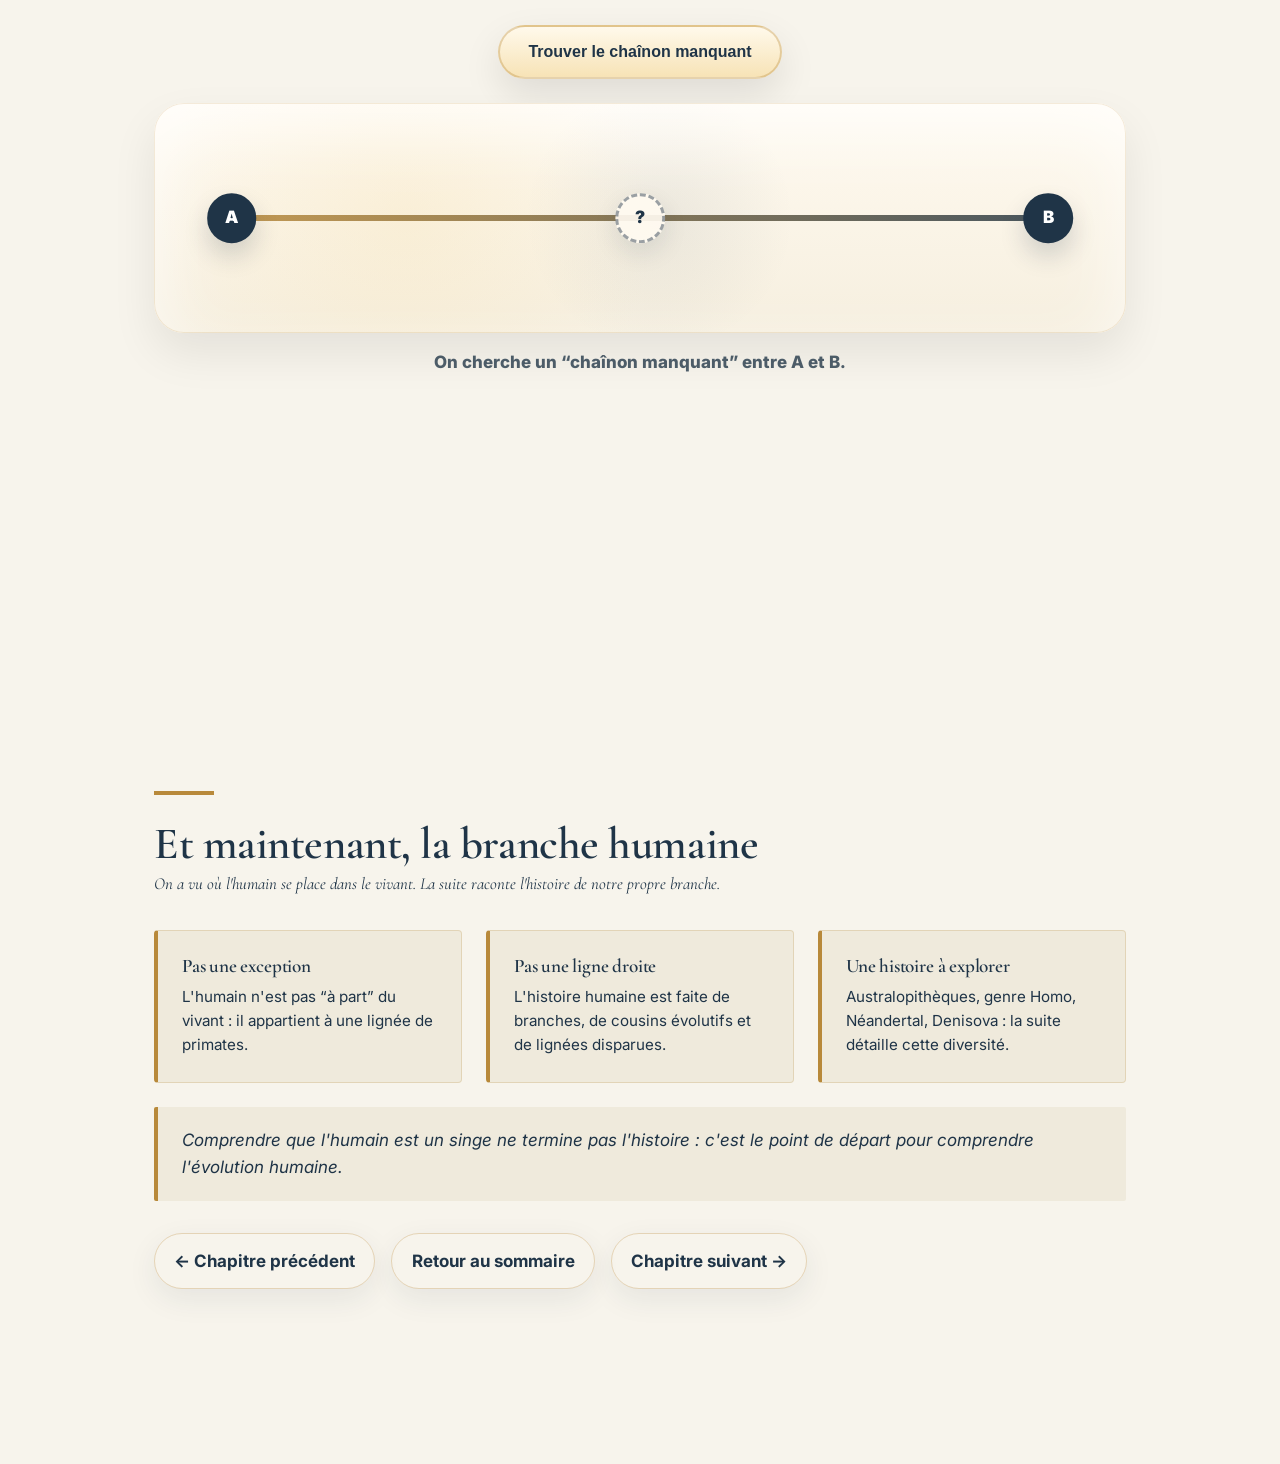
<file: chapitres/humain-singes.html>
﻿<!DOCTYPE html>
<html lang="fr">
<head>
  <meta charset="UTF-8" />
  <meta name="viewport" content="width=device-width, initial-scale=1.0" />

  <title>Humain et singes — L'Évolution</title>

  <link rel="preconnect" href="https://fonts.googleapis.com" />
  <link rel="preconnect" href="https://fonts.gstatic.com" crossorigin />
  <link href="https://fonts.googleapis.com/css2?family=Cormorant+Garamond:ital,wght@0,400;0,500;0,600;0,700;1,400;1,500;1,600&family=Inter:wght@400;500;600;700&display=swap" rel="stylesheet" />

  <link rel="stylesheet" href="../styles/style.css" />
  <link rel="stylesheet" href="../styles/humain-singes.css" />
</head>

<body>

<header class="topbar">
  <div class="topbar-title">L'<em>Évolution</em> — humain et singes</div>

  <div class="topbar-controls">
    <a class="icon-btn" href="../index.html" aria-label="Retour à l'accueil" title="Retour à l'accueil">←</a>
    <button type="button" class="icon-btn search-icon-btn" id="schema-search-toggle" aria-label="Rechercher un schéma" title="Rechercher un schéma">
      <svg viewBox="0 0 24 24" fill="none" stroke="currentColor" stroke-width="2">
        <circle cx="11" cy="11" r="7" />
        <line x1="16.5" y1="16.5" x2="21" y2="21" />
      </svg>
    </button>
  </div>
</header>

<div class="progress-bar" id="progress-bar"></div>

<main class="slides">

  <section class="slide cover" id="intro">
    <div class="slide-inner">
      <div class="cover-eyebrow">Une idée souvent mal comprise</div>

      <h1>
        L'humain<br />
        et les <span class="accent">singes</span>
      </h1>

      <p class="cover-tagline">
        L'humain ne descend pas du chimpanzé actuel : ils partagent un ancêtre commun.
      </p>
    </div>
  </section>

  <section class="slide">
    <div class="slide-inner">
      <span class="section-marker"></span>

      <h2>Clarifier le malentendu</h2>

      <div class="cards">
        <div class="card">
          <h3>Idée reçue</h3>
          <p>
            “L'humain descend du singe actuel.”
          </p>
        </div>

        <div class="card">
          <h3>Classification</h3>
          <p>
            L'humain appartient au groupe des singes, au sens biologique.
          </p>
        </div>

        <div class="card">
          <h3>Évolution</h3>
          <p>
            L'évolution forme des branches, pas une marche droite vers l'humain.
          </p>
        </div>
      </div>

      <div class="callout">
        Le chimpanzé n'est pas notre ancêtre : c'est notre cousin évolutif. Cette page montre pourquoi, avec la classification et les arbres de parenté.
      </div>
    </div>
  </section>

  <section class="slide">
    <div class="slide-inner">
      <span class="section-marker"></span>

      <h2>Petit quiz : es-tu un singe ?</h2>

      <p class="subtitle">
        Réponds aux questions en choisissant l'option qui correspond à l'humain.
        Le but est de comprendre la classification biologique, pas le langage courant.
      </p>

      <div class="taxonomy-quiz" id="taxonomy-quiz">
        Le quiz charge...
      </div>

      <div class="callout">
        Dans le langage courant, “singe” peut être utilisé de manière vague.
        En classification biologique, on regarde les caractères partagés et les liens de parenté.
      </div>
  <div class="classification-table-wrapper">

  <h3 class="classification-title">
    La classification complète de l'Homme
  </h3>

  <p class="classification-subtitle">
    À chaque niveau, un caractère anatomique précis nous range dans le groupe.
    C'est de la taxonomie, pas de l'opinion.
  </p>

  <div class="classification-table-scroll">
    <table class="classification-table">

      <thead>
        <tr>
          <th>RANG</th>
          <th>GROUPE</th>
          <th>CARACTÈRE QUI NOUS Y RANGE</th>
        </tr>
      </thead>

      <tbody>
        <tr>
          <td>Domaine</td>
          <td><em>Eucaryotes</em></td>
          <td>Cellules avec noyau</td>
        </tr>

        <tr>
          <td>Règne</td>
          <td><em>Animaux (Metazoa)</em></td>
          <td>Multicellulaire, hétérotrophe, mobile</td>
        </tr>

        <tr>
          <td>Embranchement</td>
          <td><em>Chordés</em></td>
          <td>Notochorde au stade embryonnaire</td>
        </tr>

        <tr>
          <td>Sous-embr.</td>
          <td><em>Vertébrés</em></td>
          <td>Colonne vertébrale, crâne</td>
        </tr>

        <tr>
          <td>Classe</td>
          <td><em>Mammifères</em></td>
          <td>Poils, glandes mammaires, sang chaud</td>
        </tr>

        <tr>
          <td>Ordre</td>
          <td><em>Primates</em></td>
          <td>Pouce opposable, vision binoculaire</td>
        </tr>

        <tr>
          <td>Sous-ordre</td>
          <td><em>Haplorhiniens</em></td>
          <td>Pas de rhinarium (nez sec)</td>
        </tr>

        <tr class="highlight-row">
          <td>Infra-ordre</td>
          <td><strong>Simiiformes (= SINGES)</strong></td>
          <td>Ongles, orbite fermée, mandibule fusionnée</td>
        </tr>

        <tr>
          <td>Parvordre</td>
          <td><em>Catarrhiniens</em></td>
          <td>Narines rapprochées vers le bas</td>
        </tr>

        <tr>
          <td>Super-famille</td>
          <td><em>Hominoïdes</em></td>
          <td>Pas de queue, grande taille, épaule mobile</td>
        </tr>

        <tr>
          <td>Famille</td>
          <td><em>Hominidés (grands singes)</em></td>
          <td>Gorille, chimpanzé, orang-outan, humain</td>
        </tr>

        <tr class="final-row">
          <td>Genre / Espèce</td>
          <td><strong>Homo sapiens</strong></td>
          <td>Bipédie permanente, gros cortex, langage</td>
        </tr>

      </tbody>
    </table>
  </div>

  <div class="classification-banner">
    Du domaine à l'espèce : 13 niveaux de classification.
    L'humain est dedans à chaque étape.
    C'est un fait taxonomique.
  </div>

  <p class="classification-external-link">
    Pour explorer la classification complète du vivant, découvre
    <a href="https://lifemap.cnrs.fr" target="_blank" rel="noopener noreferrer">Lifemap du CNRS</a>.
  </p>

</div>
    </div>
  </section>

  <section class="slide">
    <div class="slide-inner">
      <span class="section-marker"></span>

      <h2>La “marche du progrès” est trompeuse</h2>
<div class="evolution-myth-image">
  <img
      src="../images/humain-singes/marche-progres.png"
  />
</div>
      <p class="subtitle">
        L'image classique qui montre un singe devenant progressivement un humain donne une mauvaise impression.
      </p>

      <div class="row-list">
        <div class="row">
          <div class="row-num">1</div>
          <div class="row-content">
            <h4>Elle donne l'impression d'une ligne droite</h4>
            <p>Comme si toute l'évolution allait forcément vers l'humain.</p>
          </div>
        </div>

        <div class="row">
          <div class="row-num">2</div>
          <div class="row-content">
            <h4>Elle cache les branches disparues</h4>
            <p>Beaucoup de lignées humaines ou proches de l'humain ont existé puis ont disparu.</p>
          </div>
        </div>

        <div class="row">
          <div class="row-num">3</div>
          <div class="row-content">
            <h4>Elle mélange progrès et évolution</h4>
            <p>L'évolution n'a pas un objectif final. Elle produit des adaptations dans des contextes donnés.</p>
          </div>
        </div>
      </div>

      <div class="banner">
        La bonne image : un arbre avec des branches, pas une échelle.
      </div>
    </div>
  </section>
  <section class="slide evolution-branching-slide">
    <div class="slide-inner">
      <span class="section-marker"></span>

      <h2>Évolution buissonnante</h2>

      <p class="subtitle">
        L'évolution ne suit pas une ligne droite : elle forme des branches issues d'ancêtres communs, dont certaines disparaissent.
      </p>

      <div class="branching-visual">
        <button id="start-branch-animation" class="branch-animation-btn">Lancer l'animation</button>

        <div class="branching-svg-wrapper">
          <svg class="branching-svg" viewBox="40 0 1120 620" xmlns="http://www.w3.org/2000/svg">
            <defs>
              <linearGradient id="extinct-gradient-top" gradientUnits="userSpaceOnUse" x1="780" y1="280" x2="940" y2="235">
                <stop offset="0%" stop-color="#b8893a" />
                <stop offset="45%" stop-color="#b8893a" />
                <stop offset="100%" stop-color="#b94f5f" />
              </linearGradient>
              <linearGradient id="extinct-gradient-bottom" gradientUnits="userSpaceOnUse" x1="580" y1="400" x2="710" y2="455">
                <stop offset="0%" stop-color="#b8893a" />
                <stop offset="45%" stop-color="#b8893a" />
                <stop offset="100%" stop-color="#b94f5f" />
              </linearGradient>
            </defs>

            <path class="branching-path trunk" data-step="1" d="M120 310 C 220 310, 290 310, 360 310" />

            <path class="branching-path" data-step="2" d="M360 310 C 445 310, 480 220, 580 220" />
            <path class="branching-path" data-step="2" d="M360 310 C 445 310, 480 400, 580 400" />

            <path class="branching-path" data-step="3" d="M580 220 C 650 220, 690 135, 780 135" />
            <path class="branching-path" data-step="3" d="M580 220 C 650 220, 690 280, 780 280" />
            <path class="branching-path" data-step="3" d="M580 400 C 650 400, 690 345, 780 345" />
            <path class="branching-path" data-step="3" d="M580 400 C 650 400, 690 500, 780 500" />

            <path class="branching-path" data-step="4" d="M780 135 C 870 135, 940 80, 1060 80" />
            <path class="branching-path" data-step="4" d="M780 135 C 870 135, 940 170, 1060 170" />
            <path class="branching-path" data-step="4" d="M780 280 C 875 280, 940 300, 1060 300" />
            <path class="branching-path extinct-path extinct-path-top" data-step="4" d="M780 280 C 845 280, 880 235, 940 235" />
            <path class="branching-path" data-step="4" d="M780 345 C 870 345, 940 355, 1060 355" />
            <path class="branching-path" data-step="4" d="M780 345 C 870 345, 940 425, 1060 425" />
            <path class="branching-path" data-step="4" d="M780 500 C 870 500, 940 500, 1060 500" />
            <path class="branching-path" data-step="4" d="M780 500 C 870 500, 940 565, 1060 565" />
            <path class="branching-path extinct-path extinct-path-bottom" data-step="4" d="M580 400 C 630 400, 665 455, 710 455" />

            <circle class="ancestor-node" data-step="2" cx="360" cy="310" r="6" />
            <circle class="ancestor-node" data-step="3" cx="580" cy="220" r="6" />
            <circle class="ancestor-node" data-step="3" cx="580" cy="400" r="6" />
            <circle class="ancestor-node" data-step="4" cx="780" cy="135" r="6" />
            <circle class="ancestor-node" data-step="4" cx="780" cy="280" r="6" />
            <circle class="ancestor-node" data-step="4" cx="780" cy="345" r="6" />
            <circle class="ancestor-node" data-step="4" cx="780" cy="500" r="6" />

            <circle class="branching-node root-node" cx="120" cy="310" r="18" />
            <text class="branching-label root-label" x="120" y="316" text-anchor="middle">A</text>

            <circle class="branching-node leaf" data-step="5" cx="1060" cy="80" r="14" />
            <text class="branching-label" data-step="5" x="1060" y="86" text-anchor="middle">B</text>

            <circle class="branching-node leaf" data-step="5" cx="1060" cy="170" r="14" />
            <text class="branching-label" data-step="5" x="1060" y="176" text-anchor="middle">C</text>

            <circle class="branching-node leaf" data-step="5" cx="1060" cy="300" r="14" />
            <text class="branching-label" data-step="5" x="1060" y="306" text-anchor="middle">D</text>

            <circle class="branching-node leaf" data-step="5" cx="1060" cy="355" r="14" />
            <text class="branching-label" data-step="5" x="1060" y="361" text-anchor="middle">E</text>

            <circle class="branching-node leaf" data-step="5" cx="1060" cy="425" r="14" />
            <text class="branching-label" data-step="5" x="1060" y="431" text-anchor="middle">F</text>

            <circle class="branching-node leaf" data-step="5" cx="1060" cy="500" r="14" />
            <text class="branching-label" data-step="5" x="1060" y="506" text-anchor="middle">G</text>

            <circle class="branching-node leaf" data-step="5" cx="1060" cy="565" r="14" />
            <text class="branching-label" data-step="5" x="1060" y="571" text-anchor="middle">H</text>

            <g class="extinct-marker" data-step="5" transform="translate(940 235)">
              <line x1="-12" y1="-12" x2="12" y2="12" />
              <line x1="12" y1="-12" x2="-12" y2="12" />
            </g>
            <g class="extinct-marker" data-step="5" transform="translate(710 455)">
              <line x1="-12" y1="-12" x2="12" y2="12" />
              <line x1="12" y1="-12" x2="-12" y2="12" />
            </g>
          </svg>
        </div>

        <div class="branching-explanations" aria-label="Explications de l'évolution buissonnante">
          <div class="branching-explanation" data-explanation="ancestor">
            <h3><span class="ancestor-key" aria-hidden="true"></span>Ancêtre commun</h3>
            <p>Les petits cercles indiquent les ancêtres communs récents aux lignées qui se séparent.</p>
          </div>
          <div class="branching-explanation" data-explanation="diversification">
            <h3>Diversification</h3>
            <p>Une même espèce peut donner naissance à plusieurs espèces au fil du temps.</p>
          </div>
          <div class="branching-explanation" data-explanation="extinction">
            <h3>Extinction</h3>
            <p>Certaines branches s'arrêtent : elles ne mènent pas à des espèces actuelles.</p>
          </div>
        </div>
        <p class="branching-conclusion">
          Les espèces actuelles ne sont donc pas les étapes d'une chaîne : ce sont les extrémités de branches différentes.
        </p>
      </div>
    </div>
  </section>
  <section class="slide transition-slide">
    <div class="slide-inner">
      <p class="branching-transition">
        Cette image en branches aide aussi à comprendre pourquoi l'idée de chaînon manquant est trompeuse.
      </p>
    </div>
  </section>
  <section class="slide missing-link-slide" id="chainon-manquant">
    <div class="slide-inner">
      <span class="section-marker"></span>

      <h2>Le faux problème du “chaînon manquant”</h2>

      <p class="subtitle">
        Chaque fossile intermédiaire découvert comble un intervalle, mais permet aussi de réclamer un nouvel intervalle plus petit.
      </p>

      <div class="missing-link-visual">
        <button id="start-missing-link-animation" class="branch-animation-btn">Trouver le chaînon manquant</button>

        <div class="missing-link-stage" aria-live="polite">
          <div class="missing-link-track"></div>
          <div class="missing-link-focus"></div>

          <div class="missing-link-node fixed visible" style="--x: 8%;" data-node="A">A</div>
          <div class="missing-link-node fixed visible" style="--x: 92%;" data-node="B">B</div>
          <div class="missing-link-node found" style="--x: 50%;" data-link-step="2">C</div>
          <div class="missing-link-node found" style="--x: 32%;" data-link-step="4">D</div>
          <div class="missing-link-node found" style="--x: 21%;" data-link-step="6">E</div>

          <div class="missing-link-question visible" style="--x: 50%;">?</div>
        </div>

        <p class="missing-link-caption">On cherche un “chaînon manquant” entre A et B.</p>

        <p class="missing-link-conclusion">
          Comme l'évolution est buissonnante et graduelle, il n'existe pas un chaînon unique qui relierait deux espèces. Le problème n'est donc pas l'absence d'intermédiaires : c'est une demande impossible à satisfaire, car on peut toujours redécouper l'intervalle.
        </p>
      </div>
    </div>
  </section>
  <section class="slide">
    <div class="slide-inner">
      <span class="section-marker"></span>

      <h2>Et maintenant, la branche humaine</h2>

      <p class="subtitle">
        On a vu où l'humain se place dans le vivant. La suite raconte l'histoire de notre propre branche.
      </p>

      <div class="cards">
        <div class="card">
          <h3>Pas une exception</h3>
          <p>L'humain n'est pas “à part” du vivant : il appartient à une lignée de primates.</p>
        </div>

        <div class="card">
          <h3>Pas une ligne droite</h3>
          <p>L'histoire humaine est faite de branches, de cousins évolutifs et de lignées disparues.</p>
        </div>

        <div class="card">
          <h3>Une histoire à explorer</h3>
          <p>Australopithèques, genre Homo, Néandertal, Denisova : la suite détaille cette diversité.</p>
        </div>
      </div>

      <div class="callout">
        Comprendre que l'humain est un singe ne termine pas l'histoire : c'est le point de départ pour comprendre l'évolution humaine.
      </div>

      <div class="chapter-actions">
        <a class="action-link" href="micro-macro.html">← Chapitre précédent</a>
        <a class="action-link" href="../index.html">Retour au sommaire</a>
        <a class="action-link" href="evolution-humaine.html">Chapitre suivant →</a>
      </div>
    </div>
  </section>

</main>

<script src="../scripts/site.js" defer></script>
<script src="../scripts/humain-singes.js" defer></script>
</body>
</html>
</file>
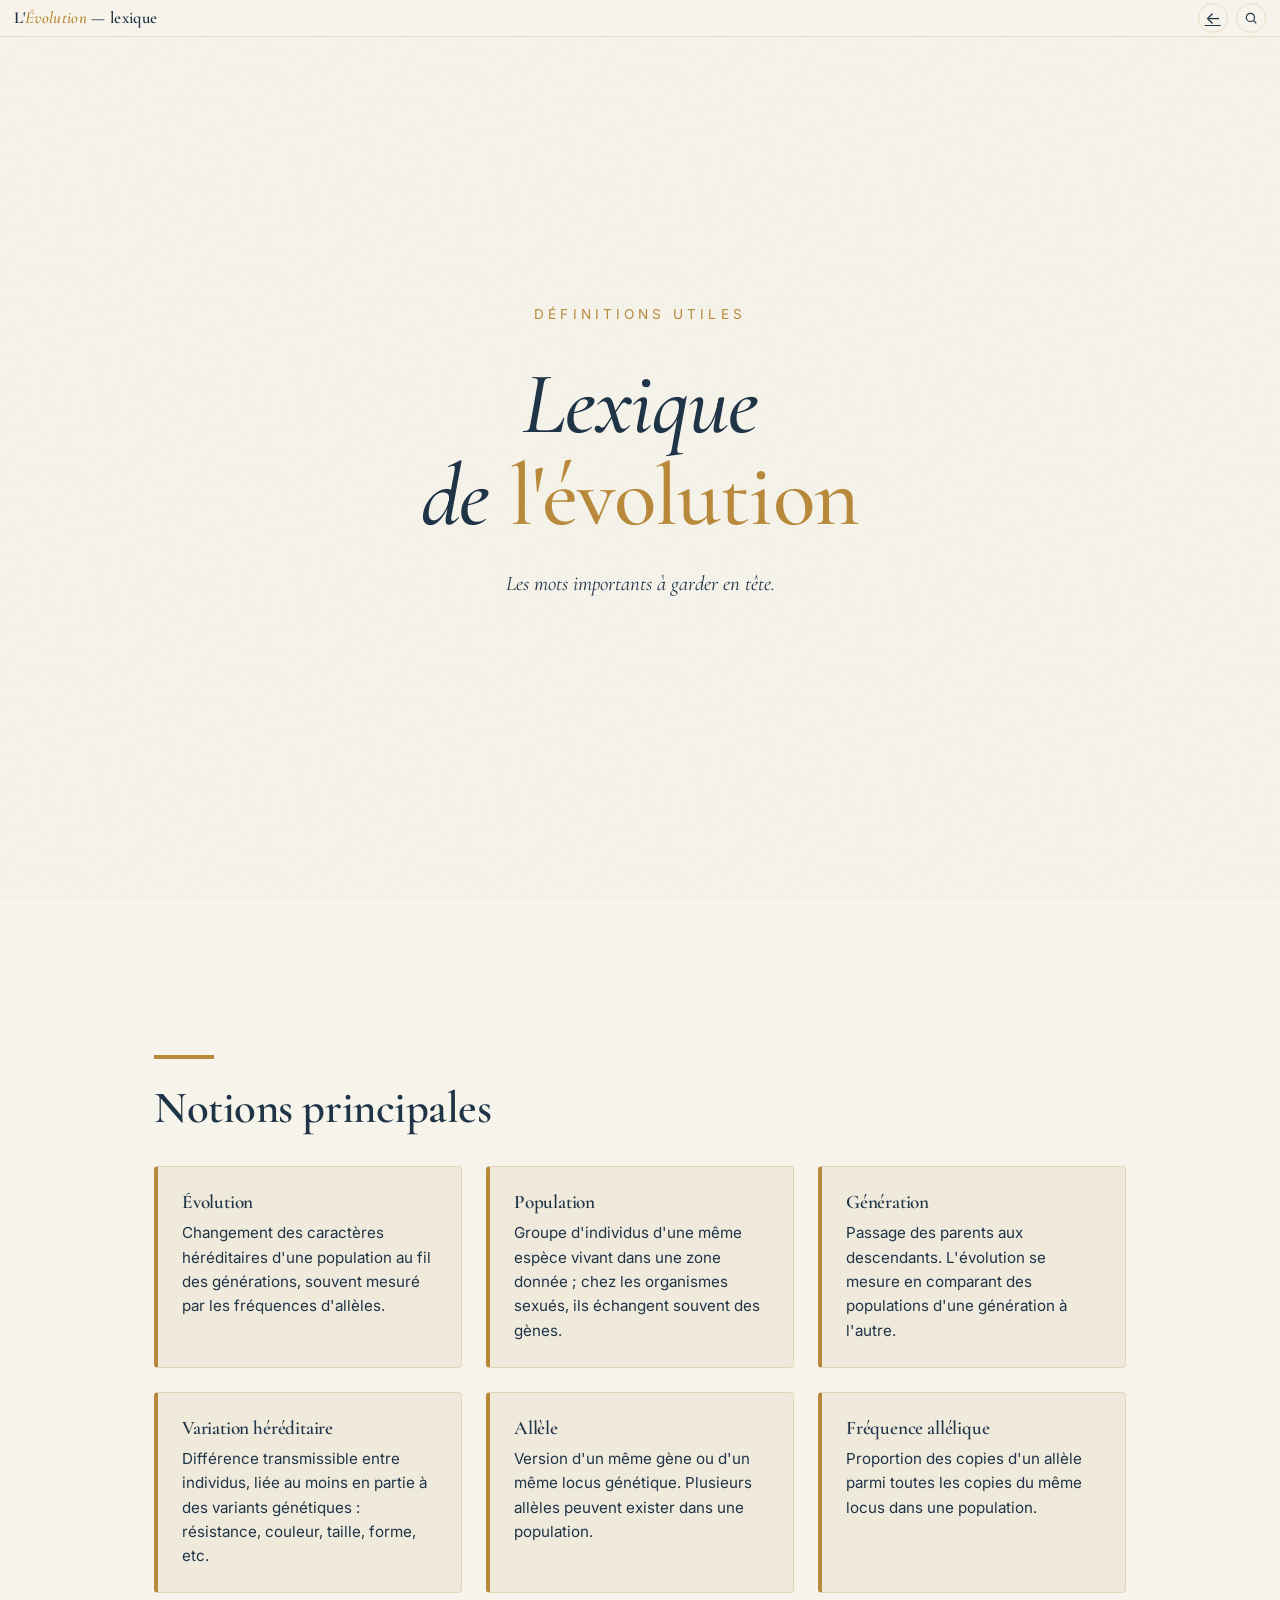
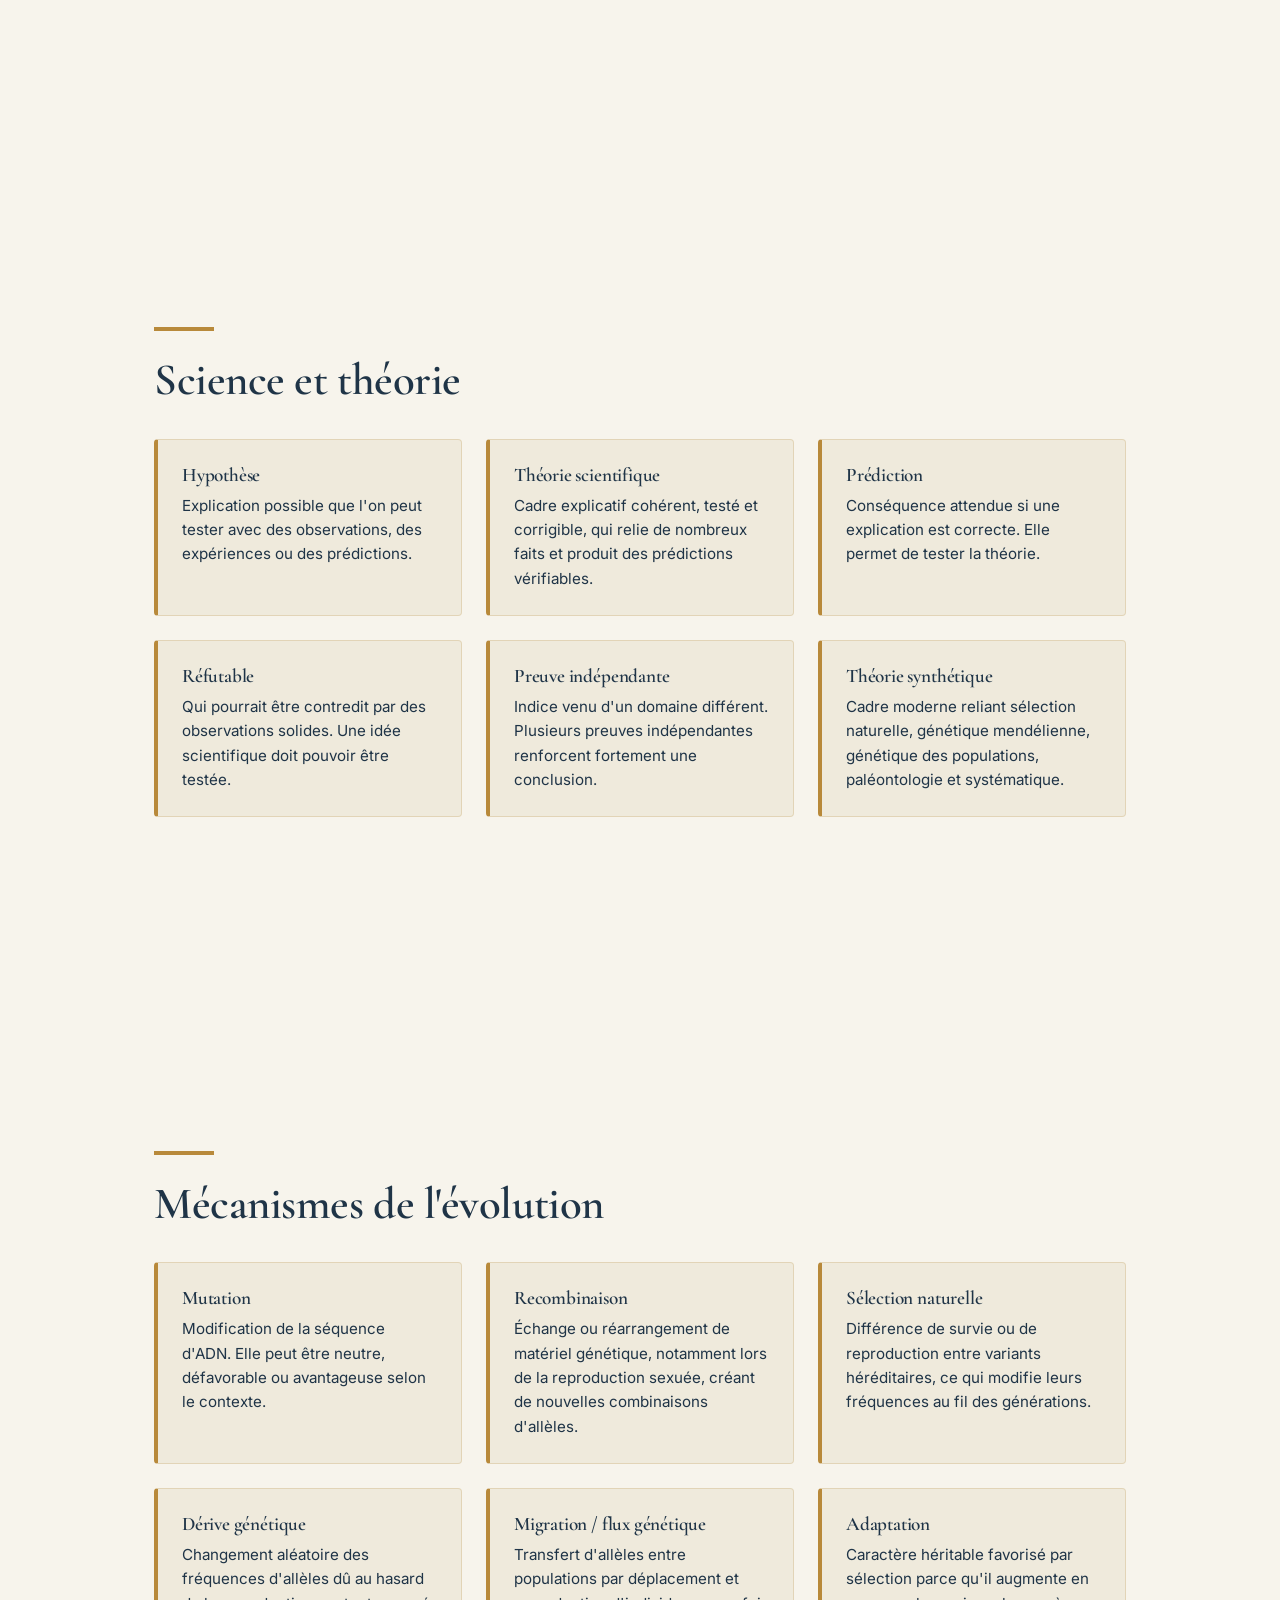
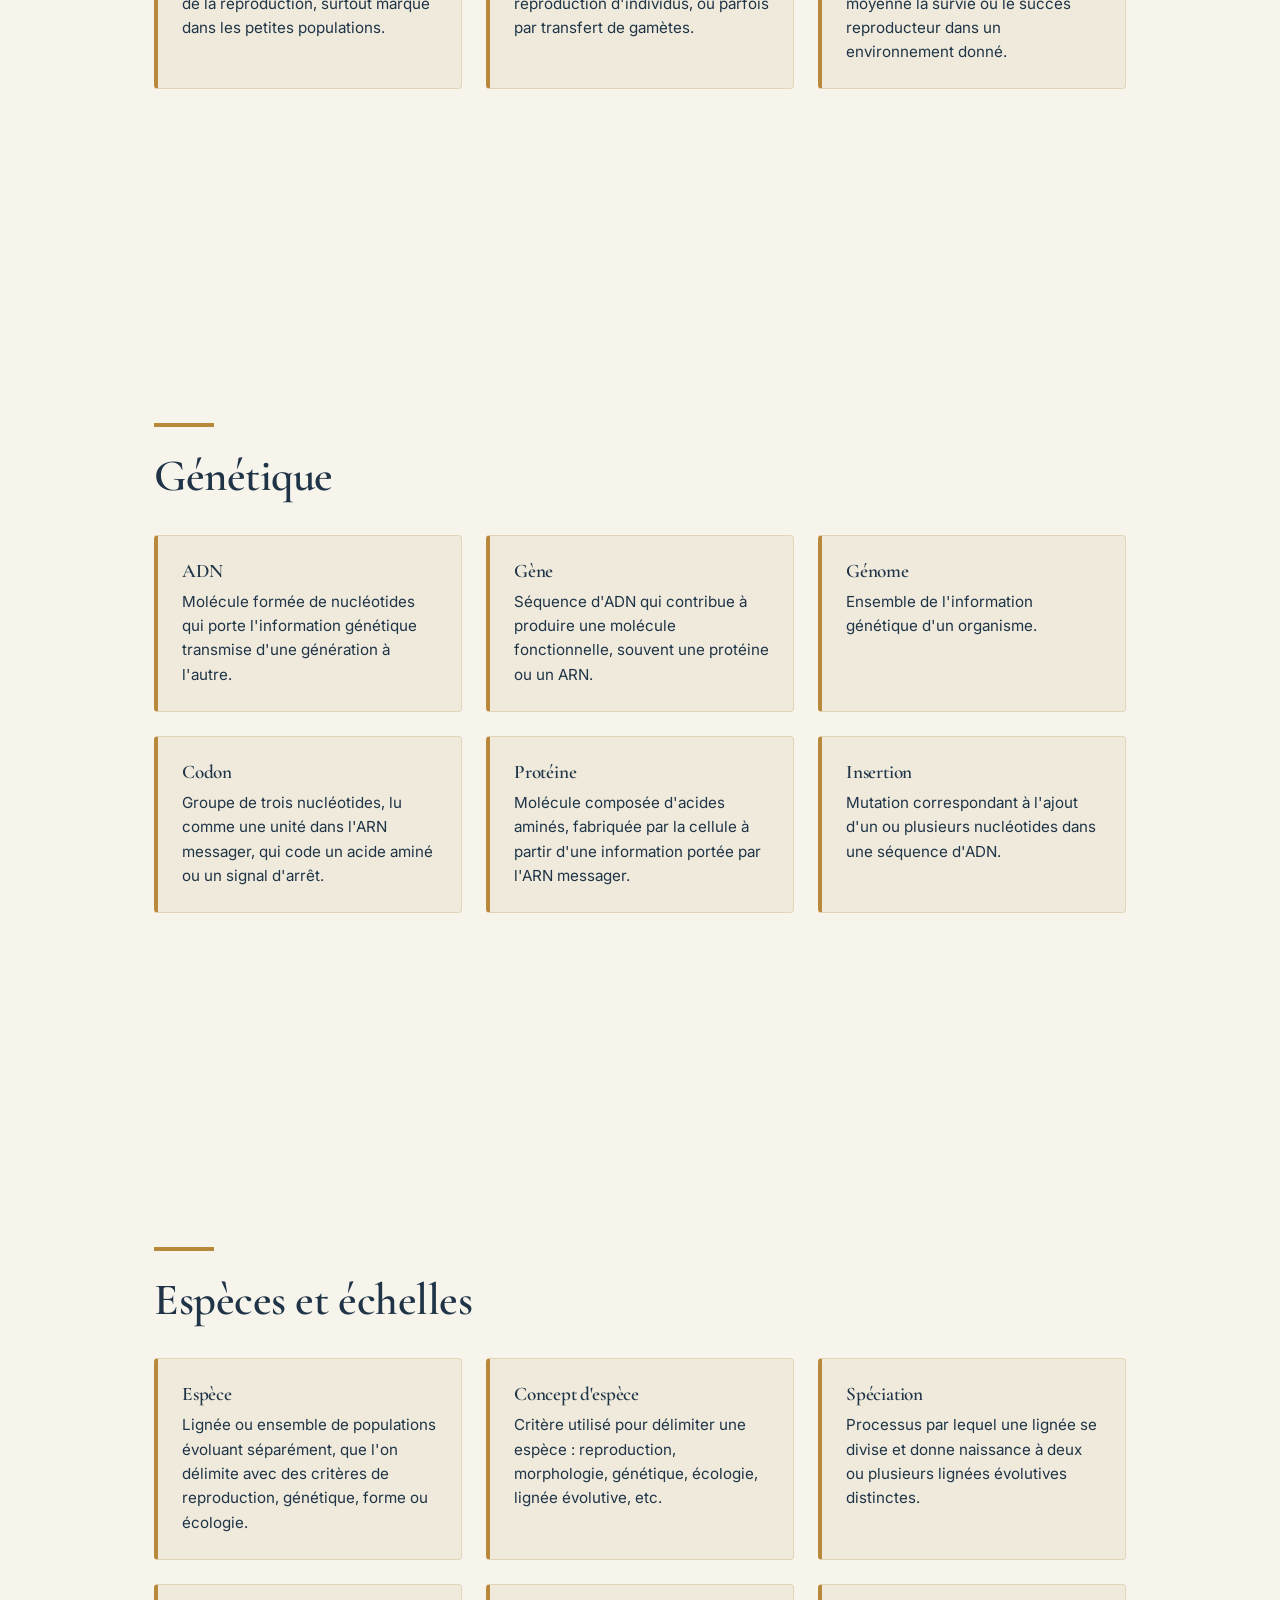
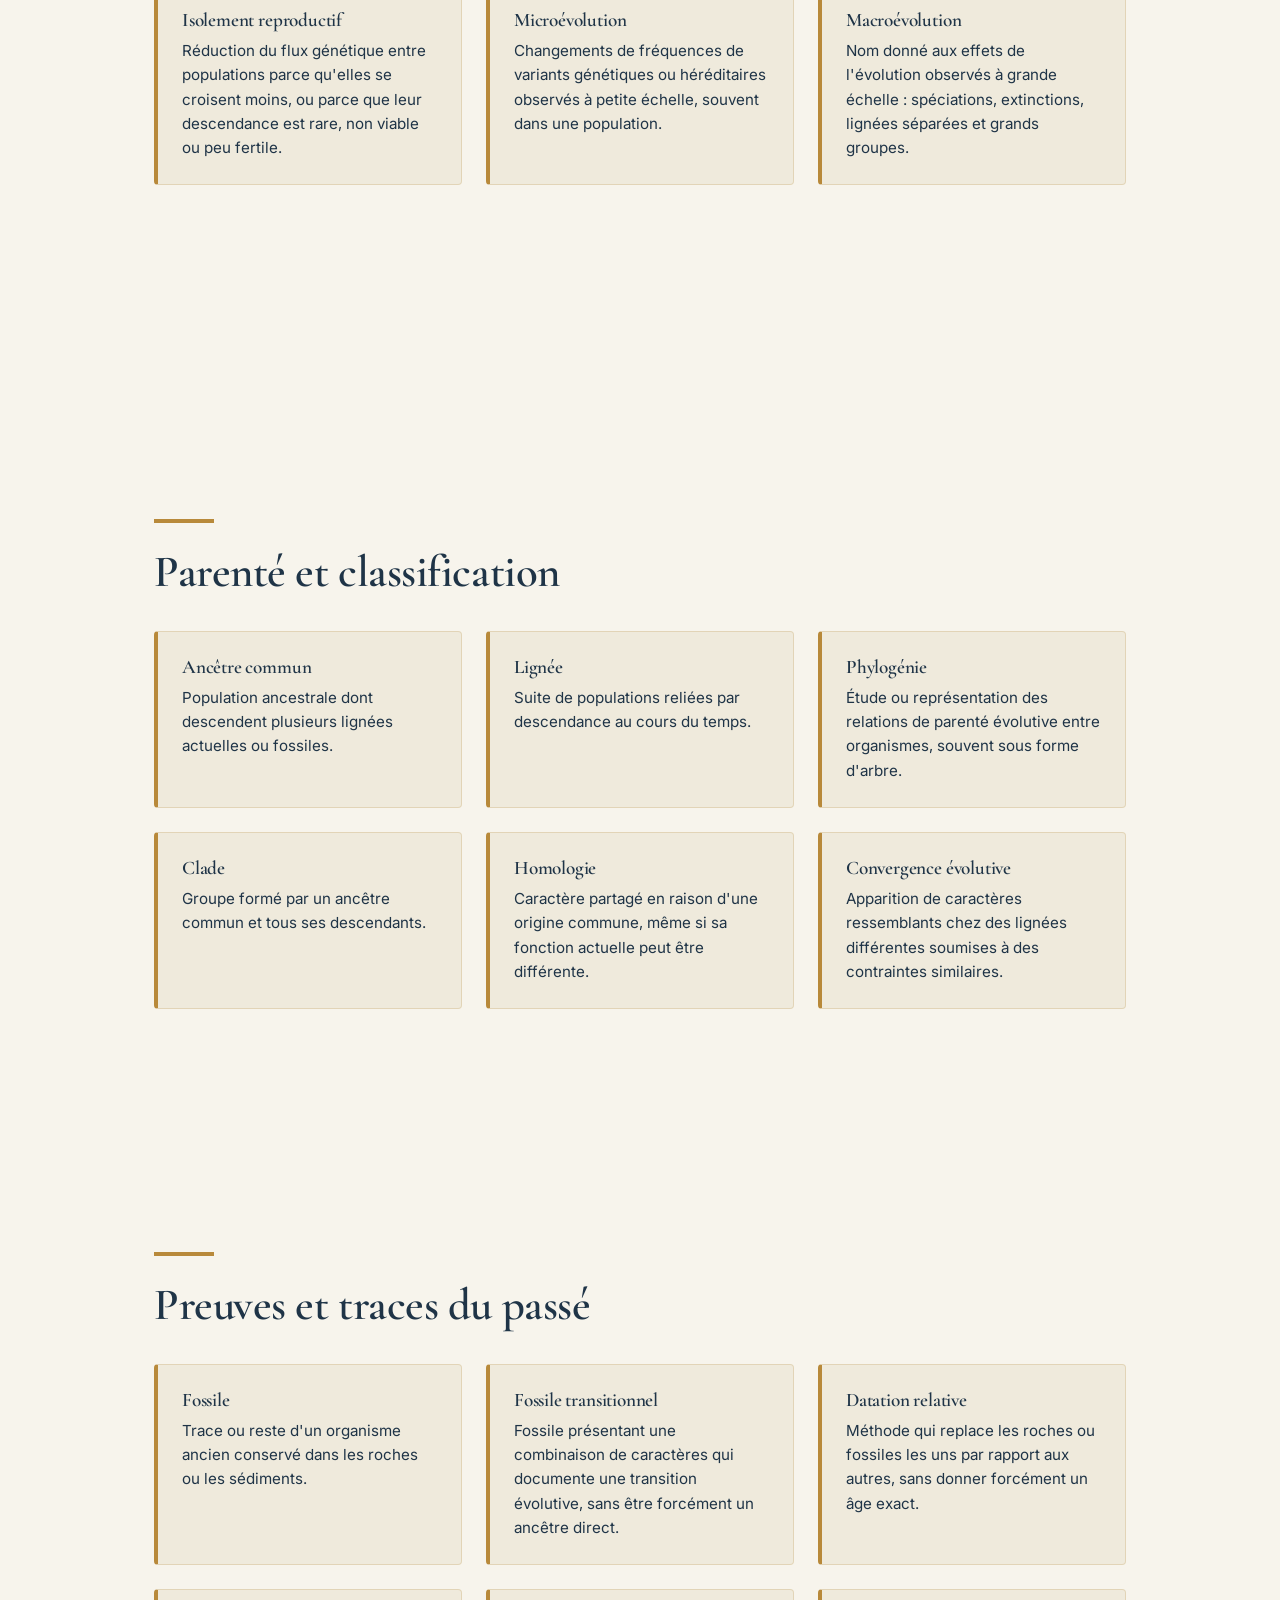
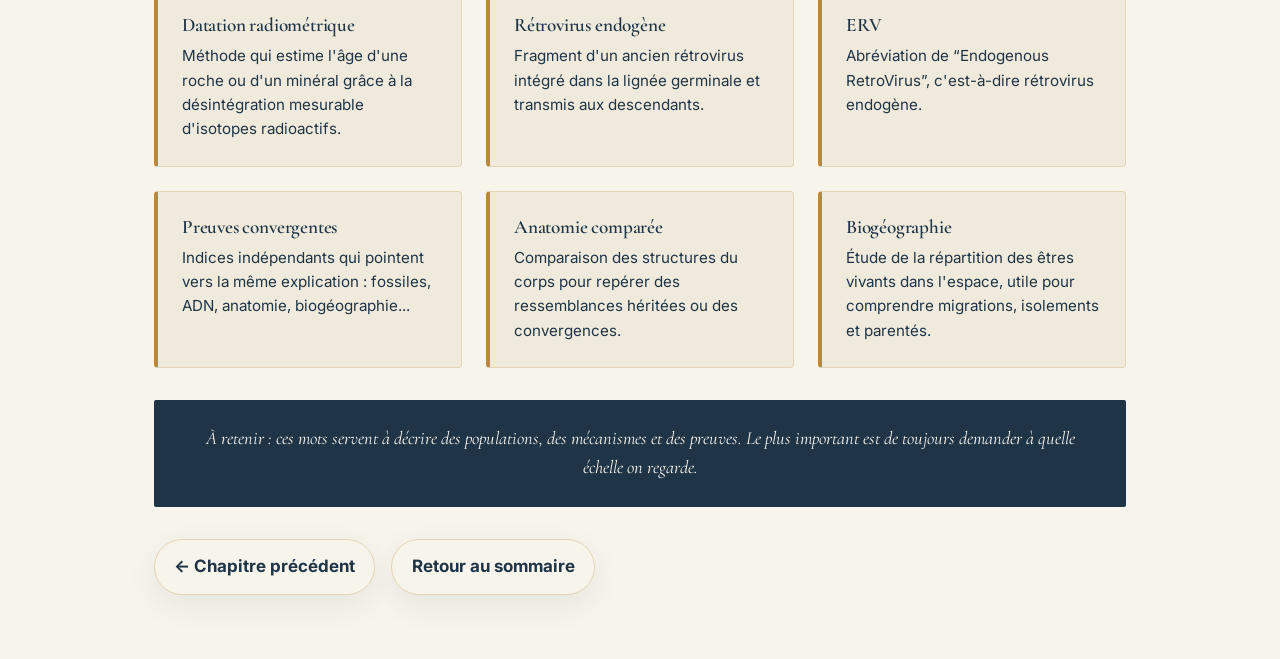
<file: chapitres/lexique.html>
﻿<!DOCTYPE html>
<html lang="fr">
<head>
  <meta charset="UTF-8" />
  <meta name="viewport" content="width=device-width, initial-scale=1.0" />

  <title>Lexique — L'Évolution</title>

  <link rel="preconnect" href="https://fonts.googleapis.com" />
  <link rel="preconnect" href="https://fonts.gstatic.com" crossorigin />
  <link href="https://fonts.googleapis.com/css2?family=Cormorant+Garamond:ital,wght@0,400;0,500;0,600;0,700;1,400;1,500;1,600&family=Inter:wght@400;500;600;700&display=swap" rel="stylesheet" />

  <link rel="stylesheet" href="../styles/style.css" />
</head>

<body>

<header class="topbar">
  <div class="topbar-title">L'<em>Évolution</em> — lexique</div>

  <div class="topbar-controls">
    <a class="icon-btn" href="../index.html" aria-label="Retour à l'accueil" title="Retour à l'accueil">←</a>
    <button type="button" class="icon-btn search-icon-btn" id="schema-search-toggle" aria-label="Rechercher un schéma" title="Rechercher un schéma">
      <svg viewBox="0 0 24 24" fill="none" stroke="currentColor" stroke-width="2">
        <circle cx="11" cy="11" r="7" />
        <line x1="16.5" y1="16.5" x2="21" y2="21" />
      </svg>
    </button>
  </div>
</header>

<div class="progress-bar" id="progress-bar"></div>

<main class="slides">

  <section class="slide cover" id="intro">
    <div class="slide-inner">
      <div class="cover-eyebrow">Définitions utiles</div>

      <h1>
        Lexique<br />
        de <span class="accent">l'évolution</span>
      </h1>

      <p class="cover-tagline">
        Les mots importants à garder en tête.
      </p>
    </div>
  </section>

  <section class="slide">
    <div class="slide-inner">
      <span class="section-marker"></span>

      <h2>Notions principales</h2>

      <div class="cards">
        <div class="card">
          <h3>Évolution</h3>
          <p>Changement des caractères héréditaires d'une population au fil des générations, souvent mesuré par les fréquences d'allèles.</p>
        </div>

        <div class="card">
          <h3>Population</h3>
          <p>Groupe d'individus d'une même espèce vivant dans une zone donnée ; chez les organismes sexués, ils échangent souvent des gènes.</p>
        </div>

        <div class="card">
          <h3>Génération</h3>
          <p>Passage des parents aux descendants. L'évolution se mesure en comparant des populations d'une génération à l'autre.</p>
        </div>

        <div class="card">
          <h3>Variation héréditaire</h3>
          <p>Différence transmissible entre individus, liée au moins en partie à des variants génétiques : résistance, couleur, taille, forme, etc.</p>
        </div>

        <div class="card">
          <h3>Allèle</h3>
          <p>Version d'un même gène ou d'un même locus génétique. Plusieurs allèles peuvent exister dans une population.</p>
        </div>

        <div class="card">
          <h3>Fréquence allélique</h3>
          <p>Proportion des copies d'un allèle parmi toutes les copies du même locus dans une population.</p>
        </div>
      </div>
    </div>
  </section>

  <section class="slide">
    <div class="slide-inner">
      <span class="section-marker"></span>

      <h2>Science et théorie</h2>

      <div class="cards">
        <div class="card">
          <h3>Hypothèse</h3>
          <p>Explication possible que l'on peut tester avec des observations, des expériences ou des prédictions.</p>
        </div>

        <div class="card">
          <h3>Théorie scientifique</h3>
          <p>Cadre explicatif cohérent, testé et corrigible, qui relie de nombreux faits et produit des prédictions vérifiables.</p>
        </div>

        <div class="card">
          <h3>Prédiction</h3>
          <p>Conséquence attendue si une explication est correcte. Elle permet de tester la théorie.</p>
        </div>

        <div class="card">
          <h3>Réfutable</h3>
          <p>Qui pourrait être contredit par des observations solides. Une idée scientifique doit pouvoir être testée.</p>
        </div>

        <div class="card">
          <h3>Preuve indépendante</h3>
          <p>Indice venu d'un domaine différent. Plusieurs preuves indépendantes renforcent fortement une conclusion.</p>
        </div>

        <div class="card">
          <h3>Théorie synthétique</h3>
          <p>Cadre moderne reliant sélection naturelle, génétique mendélienne, génétique des populations, paléontologie et systématique.</p>
        </div>
      </div>
    </div>
  </section>

  <section class="slide">
    <div class="slide-inner">
      <span class="section-marker"></span>

      <h2>Mécanismes de l'évolution</h2>

      <div class="cards">
        <div class="card">
          <h3>Mutation</h3>
          <p>Modification de la séquence d'ADN. Elle peut être neutre, défavorable ou avantageuse selon le contexte.</p>
        </div>

        <div class="card">
          <h3>Recombinaison</h3>
          <p>Échange ou réarrangement de matériel génétique, notamment lors de la reproduction sexuée, créant de nouvelles combinaisons d'allèles.</p>
        </div>

        <div class="card">
          <h3>Sélection naturelle</h3>
          <p>Différence de survie ou de reproduction entre variants héréditaires, ce qui modifie leurs fréquences au fil des générations.</p>
        </div>

        <div class="card">
          <h3>Dérive génétique</h3>
          <p>Changement aléatoire des fréquences d'allèles dû au hasard de la reproduction, surtout marqué dans les petites populations.</p>
        </div>

        <div class="card">
          <h3>Migration / flux génétique</h3>
          <p>Transfert d'allèles entre populations par déplacement et reproduction d'individus, ou parfois par transfert de gamètes.</p>
        </div>

        <div class="card">
          <h3>Adaptation</h3>
          <p>Caractère héritable favorisé par sélection parce qu'il augmente en moyenne la survie ou le succès reproducteur dans un environnement donné.</p>
        </div>
      </div>
    </div>
  </section>

  <section class="slide">
    <div class="slide-inner">
      <span class="section-marker"></span>

      <h2>Génétique</h2>

      <div class="cards">
        <div class="card">
          <h3>ADN</h3>
          <p>Molécule formée de nucléotides qui porte l'information génétique transmise d'une génération à l'autre.</p>
        </div>

        <div class="card">
          <h3>Gène</h3>
          <p>Séquence d'ADN qui contribue à produire une molécule fonctionnelle, souvent une protéine ou un ARN.</p>
        </div>

        <div class="card">
          <h3>Génome</h3>
          <p>Ensemble de l'information génétique d'un organisme.</p>
        </div>

        <div class="card">
          <h3>Codon</h3>
          <p>Groupe de trois nucléotides, lu comme une unité dans l'ARN messager, qui code un acide aminé ou un signal d'arrêt.</p>
        </div>

        <div class="card">
          <h3>Protéine</h3>
          <p>Molécule composée d'acides aminés, fabriquée par la cellule à partir d'une information portée par l'ARN messager.</p>
        </div>

        <div class="card">
          <h3>Insertion</h3>
          <p>Mutation correspondant à l'ajout d'un ou plusieurs nucléotides dans une séquence d'ADN.</p>
        </div>
      </div>
    </div>
  </section>

  <section class="slide">
    <div class="slide-inner">
      <span class="section-marker"></span>

      <h2>Espèces et échelles</h2>

      <div class="cards">
        <div class="card">
          <h3>Espèce</h3>
          <p>Lignée ou ensemble de populations évoluant séparément, que l'on délimite avec des critères de reproduction, génétique, forme ou écologie.</p>
        </div>

        <div class="card">
          <h3>Concept d'espèce</h3>
          <p>Critère utilisé pour délimiter une espèce : reproduction, morphologie, génétique, écologie, lignée évolutive, etc.</p>
        </div>

        <div class="card">
          <h3>Spéciation</h3>
          <p>Processus par lequel une lignée se divise et donne naissance à deux ou plusieurs lignées évolutives distinctes.</p>
        </div>

        <div class="card">
          <h3>Isolement reproductif</h3>
          <p>Réduction du flux génétique entre populations parce qu'elles se croisent moins, ou parce que leur descendance est rare, non viable ou peu fertile.</p>
        </div>

        <div class="card">
          <h3>Microévolution</h3>
          <p>Changements de fréquences de variants génétiques ou héréditaires observés à petite échelle, souvent dans une population.</p>
        </div>

        <div class="card">
          <h3>Macroévolution</h3>
          <p>Nom donné aux effets de l'évolution observés à grande échelle : spéciations, extinctions, lignées séparées et grands groupes.</p>
        </div>
      </div>
    </div>
  </section>

  <section class="slide">
    <div class="slide-inner">
      <span class="section-marker"></span>

      <h2>Parenté et classification</h2>

      <div class="cards">
        <div class="card">
          <h3>Ancêtre commun</h3>
          <p>Population ancestrale dont descendent plusieurs lignées actuelles ou fossiles.</p>
        </div>

        <div class="card">
          <h3>Lignée</h3>
          <p>Suite de populations reliées par descendance au cours du temps.</p>
        </div>

        <div class="card">
          <h3>Phylogénie</h3>
          <p>Étude ou représentation des relations de parenté évolutive entre organismes, souvent sous forme d'arbre.</p>
        </div>

        <div class="card">
          <h3>Clade</h3>
          <p>Groupe formé par un ancêtre commun et tous ses descendants.</p>
        </div>

        <div class="card">
          <h3>Homologie</h3>
          <p>Caractère partagé en raison d'une origine commune, même si sa fonction actuelle peut être différente.</p>
        </div>

        <div class="card">
          <h3>Convergence évolutive</h3>
          <p>Apparition de caractères ressemblants chez des lignées différentes soumises à des contraintes similaires.</p>
        </div>
      </div>
    </div>
  </section>

  <section class="slide">
    <div class="slide-inner">
      <span class="section-marker"></span>

      <h2>Preuves et traces du passé</h2>

      <div class="cards">
        <div class="card">
          <h3>Fossile</h3>
          <p>Trace ou reste d'un organisme ancien conservé dans les roches ou les sédiments.</p>
        </div>

        <div class="card">
          <h3>Fossile transitionnel</h3>
          <p>Fossile présentant une combinaison de caractères qui documente une transition évolutive, sans être forcément un ancêtre direct.</p>
        </div>

        <div class="card">
          <h3>Datation relative</h3>
          <p>Méthode qui replace les roches ou fossiles les uns par rapport aux autres, sans donner forcément un âge exact.</p>
        </div>

        <div class="card">
          <h3>Datation radiométrique</h3>
          <p>Méthode qui estime l'âge d'une roche ou d'un minéral grâce à la désintégration mesurable d'isotopes radioactifs.</p>
        </div>

        <div class="card">
          <h3>Rétrovirus endogène</h3>
          <p>Fragment d'un ancien rétrovirus intégré dans la lignée germinale et transmis aux descendants.</p>
        </div>

        <div class="card">
          <h3>ERV</h3>
          <p>Abréviation de “Endogenous RetroVirus”, c'est-à-dire rétrovirus endogène.</p>
        </div>

        <div class="card">
          <h3>Preuves convergentes</h3>
          <p>Indices indépendants qui pointent vers la même explication : fossiles, ADN, anatomie, biogéographie...</p>
        </div>

        <div class="card">
          <h3>Anatomie comparée</h3>
          <p>Comparaison des structures du corps pour repérer des ressemblances héritées ou des convergences.</p>
        </div>

        <div class="card">
          <h3>Biogéographie</h3>
          <p>Étude de la répartition des êtres vivants dans l'espace, utile pour comprendre migrations, isolements et parentés.</p>
        </div>
      </div>

      <div class="banner">
        À retenir : ces mots servent à décrire des populations, des mécanismes et des preuves. Le plus important est de toujours demander à quelle échelle on regarde.
      </div>

      <div class="chapter-actions">
        <a class="action-link" href="convergence.html">← Chapitre précédent</a>
        <a class="action-link" href="../index.html">Retour au sommaire</a>
      </div>
    </div>
  </section>

</main>

<script src="../scripts/site.js" defer></script>
</body>
</html>
</file>
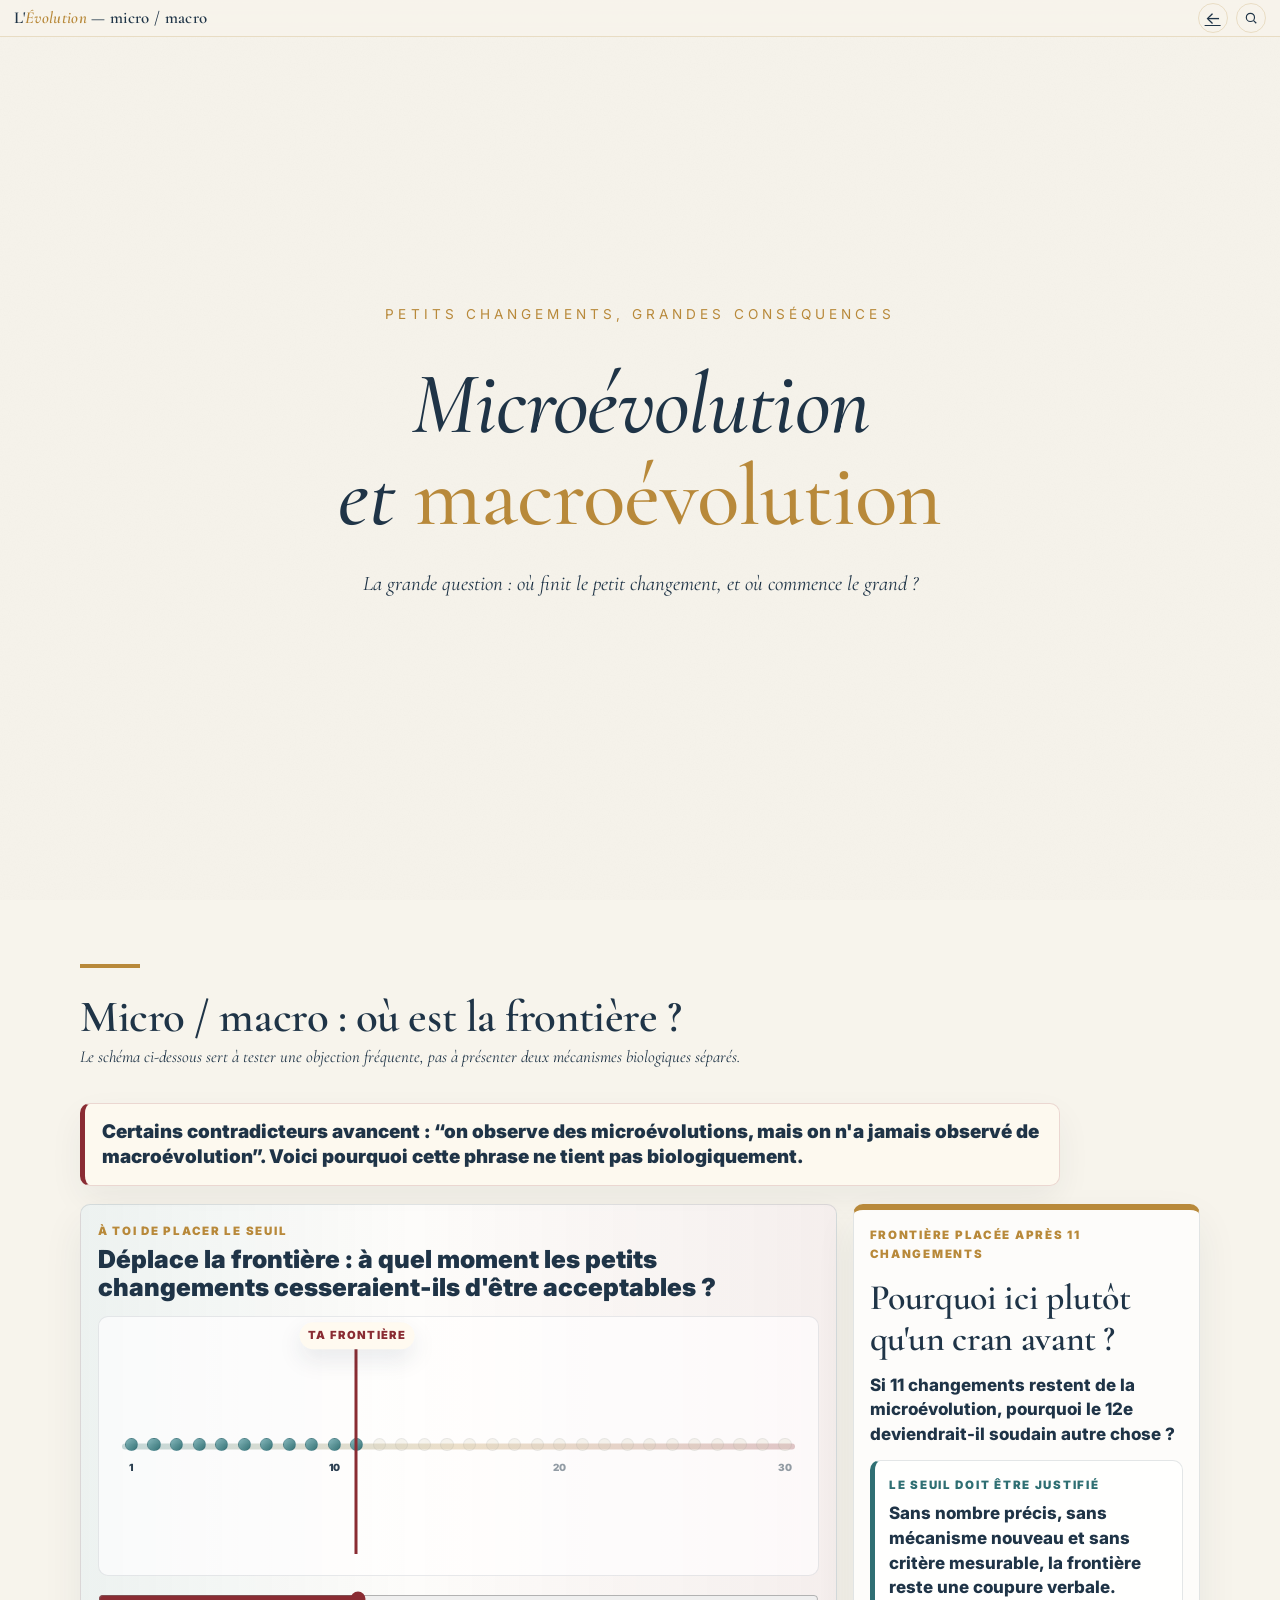
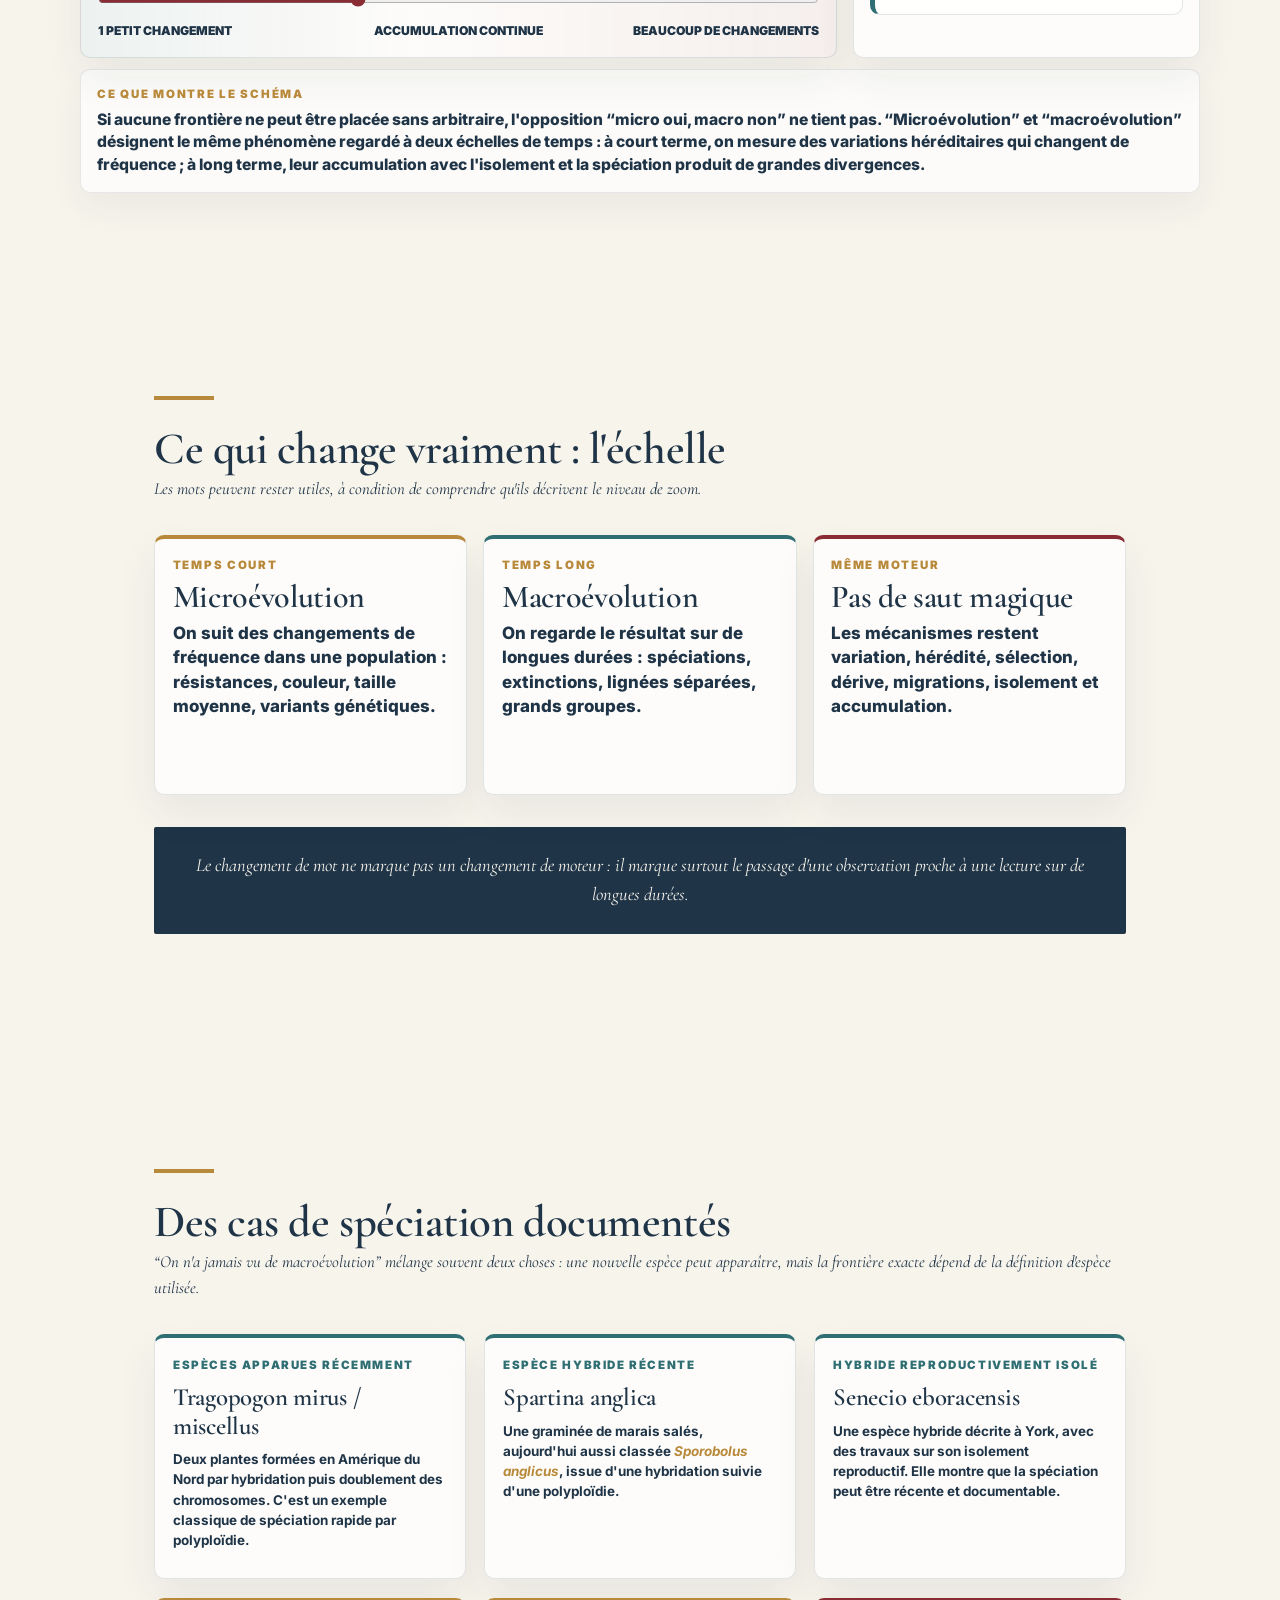
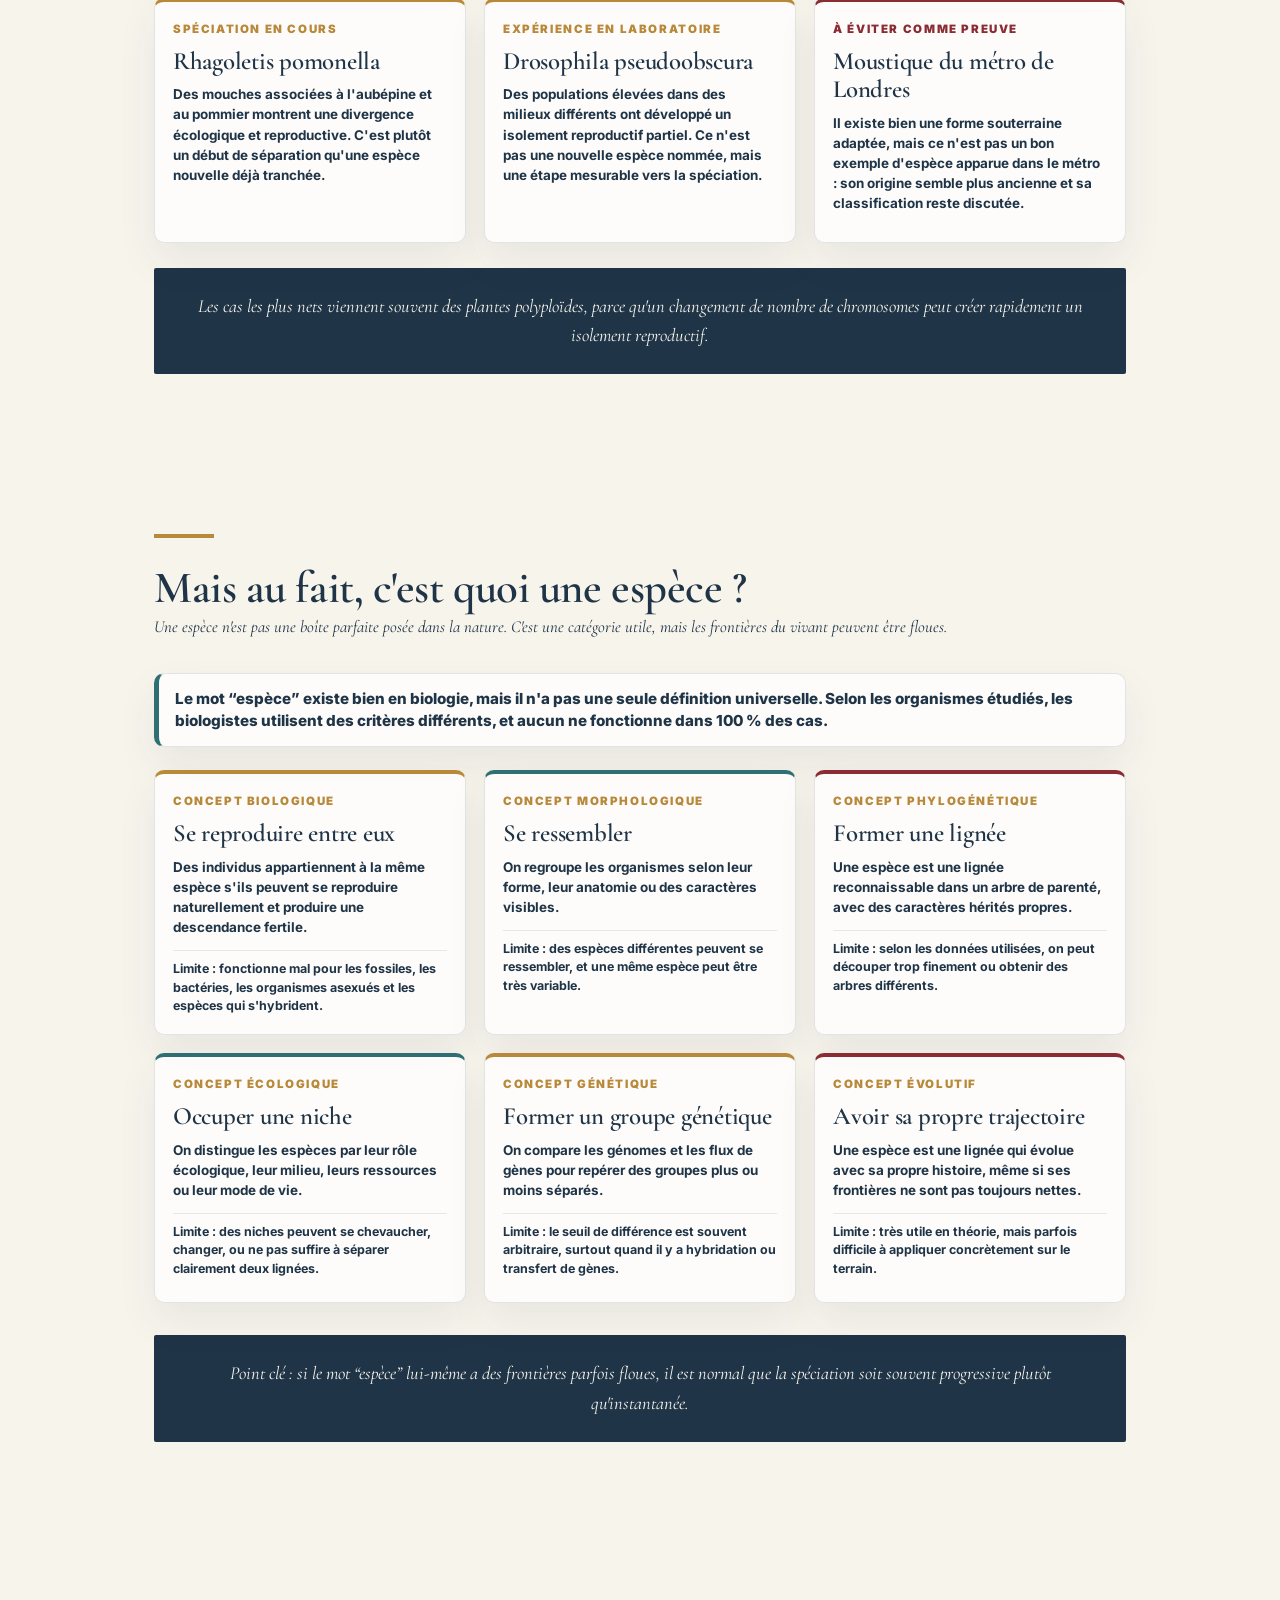
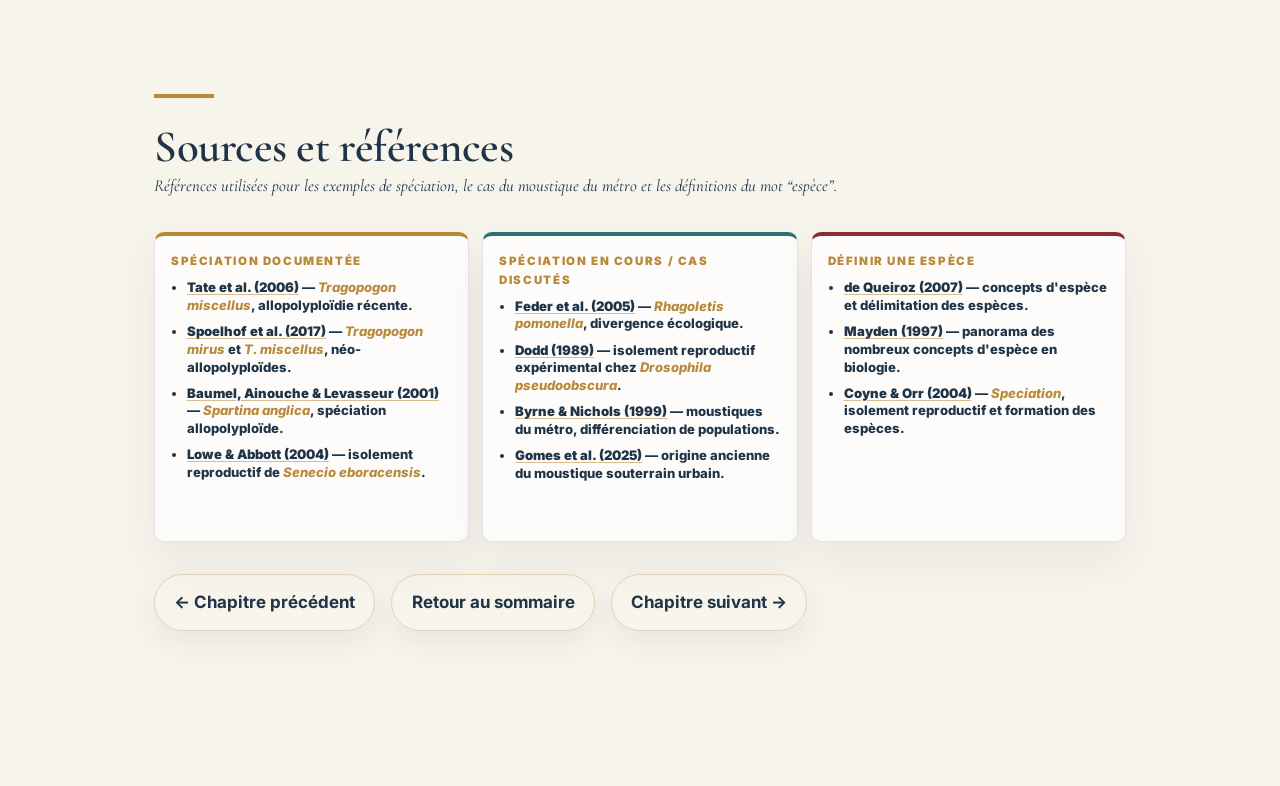
<file: chapitres/micro-macro.html>
﻿<!DOCTYPE html>
<html lang="fr">
<head>
  <meta charset="UTF-8" />
  <meta name="viewport" content="width=device-width, initial-scale=1.0" />

  <title>Micro et macroévolution — L'Évolution</title>

  <link rel="preconnect" href="https://fonts.googleapis.com" />
  <link rel="preconnect" href="https://fonts.gstatic.com" crossorigin />
  <link href="https://fonts.googleapis.com/css2?family=Cormorant+Garamond:ital,wght@0,400;0,500;0,600;0,700;1,400;1,500;1,600&family=Inter:wght@400;500;600;700&display=swap" rel="stylesheet" />

  <link rel="stylesheet" href="../styles/style.css" />
</head>

<body>

<header class="topbar">
  <div class="topbar-title">L'<em>Évolution</em> — micro / macro</div>

  <div class="topbar-controls">
    <a class="icon-btn" href="../index.html" aria-label="Retour à l'accueil" title="Retour à l'accueil">←</a>
    <button type="button" class="icon-btn search-icon-btn" id="schema-search-toggle" aria-label="Rechercher un schéma" title="Rechercher un schéma">
      <svg viewBox="0 0 24 24" fill="none" stroke="currentColor" stroke-width="2">
        <circle cx="11" cy="11" r="7" />
        <line x1="16.5" y1="16.5" x2="21" y2="21" />
      </svg>
    </button>
  </div>
</header>

<div class="progress-bar" id="progress-bar"></div>

<main class="slides">

  <section class="slide cover" id="intro">
    <div class="slide-inner">
      <div class="cover-eyebrow">Petits changements, grandes conséquences</div>

      <h1>
        Microévolution<br />
        et <span class="accent">macroévolution</span>
      </h1>

      <p class="cover-tagline">
        La grande question : où finit le petit changement, et où commence le grand ?
      </p>
    </div>
  </section>

  <section class="slide micro-macro-lab-slide" id="frontiere-micro-macro">
    <div class="slide-inner">
      <span class="section-marker"></span>

      <h2>Micro / macro : où est la frontière ?</h2>

      <p class="subtitle">
        Le schéma ci-dessous sert à tester une objection fréquente, pas à présenter deux mécanismes biologiques séparés.
      </p>

      <div class="micro-boundary-premise">
        Certains contradicteurs avancent : “on observe des microévolutions, mais on n'a jamais observé de macroévolution”. Voici pourquoi cette phrase ne tient pas biologiquement.
      </div>

      <div class="micro-macro-lab micro-boundary-lab" data-micro-macro-lab>
        <section class="micro-boundary-board">
          <div class="micro-boundary-intro">
            <span>À toi de placer le seuil</span>
            <strong>Déplace la frontière : à quel moment les petits changements cesseraient-ils d'être acceptables ?</strong>
          </div>

          <div class="micro-boundary-scale" data-micro-boundary-scale>
            <div class="micro-boundary-steps" data-micro-boundary-steps aria-hidden="true"></div>
            <div class="micro-boundary-cursor" data-micro-boundary-cursor style="--boundary: 38%">
              <span>ta frontière</span>
            </div>
          </div>

          <input
            class="micro-boundary-slider"
            type="range"
            min="1"
            max="29"
            value="11"
            data-micro-boundary-slider
            aria-label="Placer la frontière supposée entre microévolution et macroévolution"
          >

          <div class="micro-boundary-labels">
            <span>1 petit changement</span>
            <span>accumulation continue</span>
            <span>beaucoup de changements</span>
          </div>
        </section>

        <aside class="micro-macro-explain">
          <span data-micro-kicker>Frontière placée après 11 changements</span>
          <h3 data-micro-title>Pourquoi ici plutôt qu'un cran avant ?</h3>
          <p data-micro-text>
            Si 11 petits changements sont encore acceptables, pourquoi le 12e deviendrait-il soudain un autre phénomène biologique ?
          </p>

          <div class="micro-macro-verdict">
            <strong data-micro-verdict-title>Le seuil doit être justifié</strong>
            <p data-micro-verdict-text>
              Sans nombre précis, sans mécanisme nouveau et sans critère mesurable, la frontière micro/macro reste une coupure verbale.
            </p>
          </div>
        </aside>
      </div>

      <div class="micro-boundary-explanation">
        <span>Ce que montre le schéma</span>
        <p>
          Si aucune frontière ne peut être placée sans arbitraire, l'opposition “micro oui, macro non” ne tient pas. “Microévolution” et “macroévolution” désignent le même phénomène regardé à deux échelles de temps : à court terme, on mesure des variations héréditaires qui changent de fréquence ; à long terme, leur accumulation avec l'isolement et la spéciation produit de grandes divergences.
        </p>
      </div>
    </div>
  </section>

  <section class="slide" id="speciations-documentees">
    <div class="slide-inner">
      <span class="section-marker"></span>

      <h2>Ce qui change vraiment : l'échelle</h2>

      <p class="subtitle">
        Les mots peuvent rester utiles, à condition de comprendre qu'ils décrivent le niveau de zoom.
      </p>

      <div class="micro-macro-compare">
        <article>
          <span>Temps court</span>
          <h3>Microévolution</h3>
          <p>On suit des changements de fréquence dans une population : résistances, couleur, taille moyenne, variants génétiques.</p>
        </article>

        <article>
          <span>Temps long</span>
          <h3>Macroévolution</h3>
          <p>On regarde le résultat sur de longues durées : spéciations, extinctions, lignées séparées, grands groupes.</p>
        </article>

        <article>
          <span>Même moteur</span>
          <h3>Pas de saut magique</h3>
          <p>Les mécanismes restent variation, hérédité, sélection, dérive, migrations, isolement et accumulation.</p>
        </article>
      </div>

      <div class="banner">
        Le changement de mot ne marque pas un changement de moteur : il marque surtout le passage d'une observation proche à une lecture sur de longues durées.
      </div>
    </div>
  </section>

  <section class="slide" id="definitions-espece">
    <div class="slide-inner">
      <span class="section-marker"></span>

      <h2>Des cas de spéciation documentés</h2>

      <p class="subtitle">
        “On n'a jamais vu de macroévolution” mélange souvent deux choses : une nouvelle espèce peut apparaître, mais la frontière exacte dépend de la définition d'espèce utilisée.
      </p>

      <div class="speciation-evidence-grid">
        <article class="speciation-evidence-card strong">
          <span>Espèces apparues récemment</span>
          <h3>Tragopogon mirus / miscellus</h3>
          <p>Deux plantes formées en Amérique du Nord par hybridation puis doublement des chromosomes. C'est un exemple classique de spéciation rapide par polyploïdie.</p>
        </article>

        <article class="speciation-evidence-card strong">
          <span>Espèce hybride récente</span>
          <h3>Spartina anglica</h3>
          <p>Une graminée de marais salés, aujourd'hui aussi classée <em>Sporobolus anglicus</em>, issue d'une hybridation suivie d'une polyploïdie.</p>
        </article>

        <article class="speciation-evidence-card strong">
          <span>Hybride reproductivement isolé</span>
          <h3>Senecio eboracensis</h3>
          <p>Une espèce hybride décrite à York, avec des travaux sur son isolement reproductif. Elle montre que la spéciation peut être récente et documentable.</p>
        </article>

        <article class="speciation-evidence-card ongoing">
          <span>Spéciation en cours</span>
          <h3>Rhagoletis pomonella</h3>
          <p>Des mouches associées à l'aubépine et au pommier montrent une divergence écologique et reproductive. C'est plutôt un début de séparation qu'une espèce nouvelle déjà tranchée.</p>
        </article>

        <article class="speciation-evidence-card ongoing">
          <span>Expérience en laboratoire</span>
          <h3>Drosophila pseudoobscura</h3>
          <p>Des populations élevées dans des milieux différents ont développé un isolement reproductif partiel. Ce n'est pas une nouvelle espèce nommée, mais une étape mesurable vers la spéciation.</p>
        </article>

        <article class="speciation-evidence-card caution">
          <span>À éviter comme preuve</span>
          <h3>Moustique du métro de Londres</h3>
          <p>Il existe bien une forme souterraine adaptée, mais ce n'est pas un bon exemple d'espèce apparue dans le métro : son origine semble plus ancienne et sa classification reste discutée.</p>
        </article>
      </div>

      <div class="banner">
        Les cas les plus nets viennent souvent des plantes polyploïdes, parce qu'un changement de nombre de chromosomes peut créer rapidement un isolement reproductif.
      </div>
    </div>
  </section>

  <section class="slide">
    <div class="slide-inner">
      <span class="section-marker"></span>

      <h2>Mais au fait, c'est quoi une espèce ?</h2>

      <p class="subtitle">
        Une espèce n'est pas une boîte parfaite posée dans la nature. C'est une catégorie utile, mais les frontières du vivant peuvent être floues.
      </p>

      <div class="species-concept-intro">
        Le mot “espèce” existe bien en biologie, mais il n'a pas une seule définition universelle. Selon les organismes étudiés, les biologistes utilisent des critères différents, et aucun ne fonctionne dans 100 % des cas.
      </div>

      <div class="species-concept-grid">
        <article>
          <span>Concept biologique</span>
          <h3>Se reproduire entre eux</h3>
          <p>Des individus appartiennent à la même espèce s'ils peuvent se reproduire naturellement et produire une descendance fertile.</p>
          <small>Limite : fonctionne mal pour les fossiles, les bactéries, les organismes asexués et les espèces qui s'hybrident.</small>
        </article>

        <article>
          <span>Concept morphologique</span>
          <h3>Se ressembler</h3>
          <p>On regroupe les organismes selon leur forme, leur anatomie ou des caractères visibles.</p>
          <small>Limite : des espèces différentes peuvent se ressembler, et une même espèce peut être très variable.</small>
        </article>

        <article>
          <span>Concept phylogénétique</span>
          <h3>Former une lignée</h3>
          <p>Une espèce est une lignée reconnaissable dans un arbre de parenté, avec des caractères hérités propres.</p>
          <small>Limite : selon les données utilisées, on peut découper trop finement ou obtenir des arbres différents.</small>
        </article>

        <article>
          <span>Concept écologique</span>
          <h3>Occuper une niche</h3>
          <p>On distingue les espèces par leur rôle écologique, leur milieu, leurs ressources ou leur mode de vie.</p>
          <small>Limite : des niches peuvent se chevaucher, changer, ou ne pas suffire à séparer clairement deux lignées.</small>
        </article>

        <article>
          <span>Concept génétique</span>
          <h3>Former un groupe génétique</h3>
          <p>On compare les génomes et les flux de gènes pour repérer des groupes plus ou moins séparés.</p>
          <small>Limite : le seuil de différence est souvent arbitraire, surtout quand il y a hybridation ou transfert de gènes.</small>
        </article>

        <article>
          <span>Concept évolutif</span>
          <h3>Avoir sa propre trajectoire</h3>
          <p>Une espèce est une lignée qui évolue avec sa propre histoire, même si ses frontières ne sont pas toujours nettes.</p>
          <small>Limite : très utile en théorie, mais parfois difficile à appliquer concrètement sur le terrain.</small>
        </article>
      </div>

      <div class="banner">
        Point clé : si le mot “espèce” lui-même a des frontières parfois floues, il est normal que la spéciation soit souvent progressive plutôt qu'instantanée.
      </div>
    </div>
  </section>

  <section class="slide">
    <div class="slide-inner">
      <span class="section-marker"></span>

      <h2>Sources et références</h2>

      <p class="subtitle">
        Références utilisées pour les exemples de spéciation, le cas du moustique du métro et les définitions du mot “espèce”.
      </p>

      <div class="references-grid">
        <article>
          <span>Spéciation documentée</span>
          <ul>
            <li><a href="https://pubmed.ncbi.nlm.nih.gov/16648586/" target="_blank" rel="noopener">Tate et al. (2006)</a> — <em>Tragopogon miscellus</em>, allopolyploïdie récente.</li>
            <li><a href="https://pubmed.ncbi.nlm.nih.gov/29885228/" target="_blank" rel="noopener">Spoelhof et al. (2017)</a> — <em>Tragopogon mirus</em> et <em>T. miscellus</em>, néo-allopolyploïdes.</li>
            <li><a href="https://pubmed.ncbi.nlm.nih.gov/11472537/" target="_blank" rel="noopener">Baumel, Ainouche & Levasseur (2001)</a> — <em>Spartina anglica</em>, spéciation allopolyploïde.</li>
            <li><a href="https://www.nature.com/articles/6800432" target="_blank" rel="noopener">Lowe & Abbott (2004)</a> — isolement reproductif de <em>Senecio eboracensis</em>.</li>
          </ul>
        </article>

        <article>
          <span>Spéciation en cours / cas discutés</span>
          <ul>
            <li><a href="https://www.pnas.org/doi/10.1073/pnas.0505499102" target="_blank" rel="noopener">Feder et al. (2005)</a> — <em>Rhagoletis pomonella</em>, divergence écologique.</li>
            <li><a href="https://doi.org/10.1017/S0016672300028371" target="_blank" rel="noopener">Dodd (1989)</a> — isolement reproductif expérimental chez <em>Drosophila pseudoobscura</em>.</li>
            <li><a href="https://www.nature.com/articles/6884120" target="_blank" rel="noopener">Byrne & Nichols (1999)</a> — moustiques du métro, différenciation de populations.</li>
            <li><a href="https://pmc.ncbi.nlm.nih.gov/articles/PMC11838412/" target="_blank" rel="noopener">Gomes et al. (2025)</a> — origine ancienne du moustique souterrain urbain.</li>
          </ul>
        </article>

        <article>
          <span>Définir une espèce</span>
          <ul>
            <li><a href="https://repository.si.edu/handle/10088/7670" target="_blank" rel="noopener">de Queiroz (2007)</a> — concepts d'espèce et délimitation des espèces.</li>
            <li><a href="https://cir.nii.ac.jp/crid/1570572700764004480" target="_blank" rel="noopener">Mayden (1997)</a> — panorama des nombreux concepts d'espèce en biologie.</li>
            <li><a href="https://openlibrary.org/books/OL8127112M/Speciation" target="_blank" rel="noopener">Coyne & Orr (2004)</a> — <em>Speciation</em>, isolement reproductif et formation des espèces.</li>
          </ul>
        </article>
      </div>

      <div class="chapter-actions">
        <a class="action-link" href="selection-naturelle.html">← Chapitre précédent</a>
        <a class="action-link" href="../index.html">Retour au sommaire</a>
        <a class="action-link" href="humain-singes.html">Chapitre suivant →</a>
      </div>
    </div>
  </section>

</main>

<script src="../scripts/site.js" defer></script>
</body>
</html>
</file>
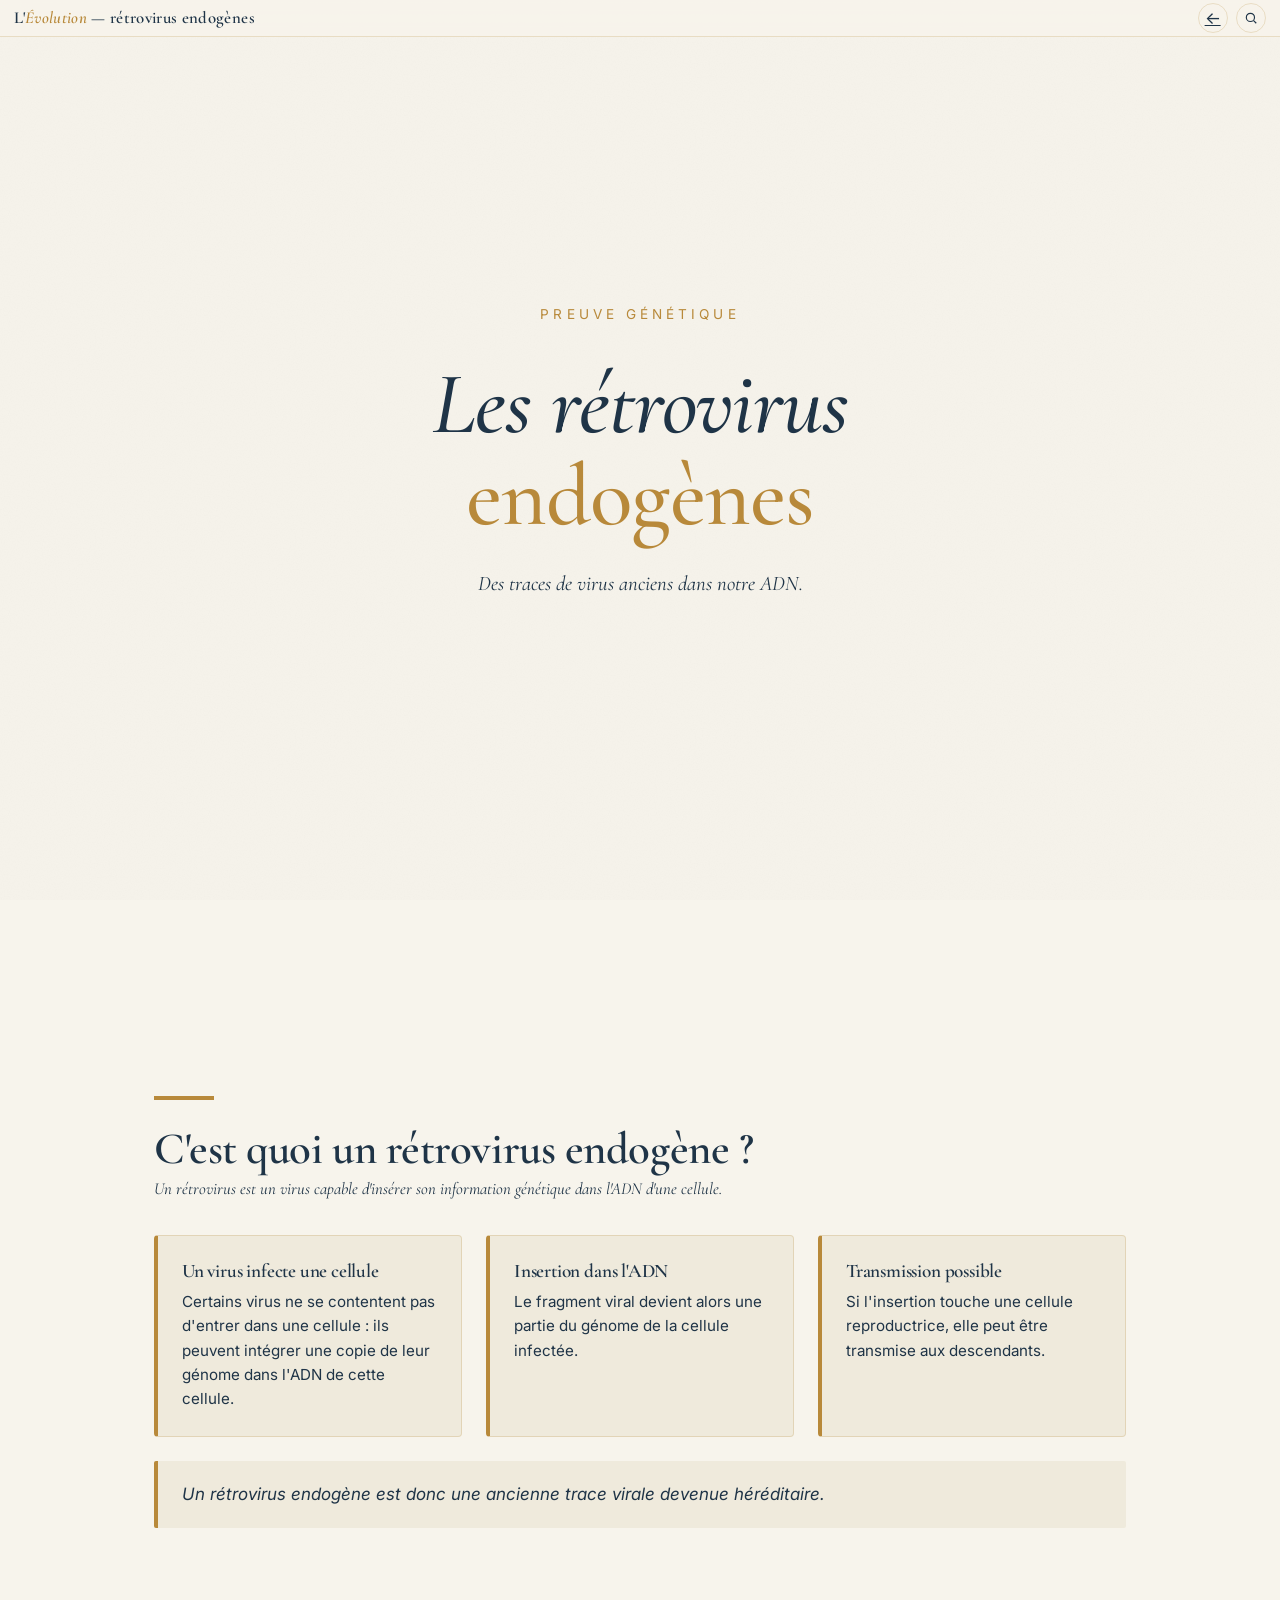
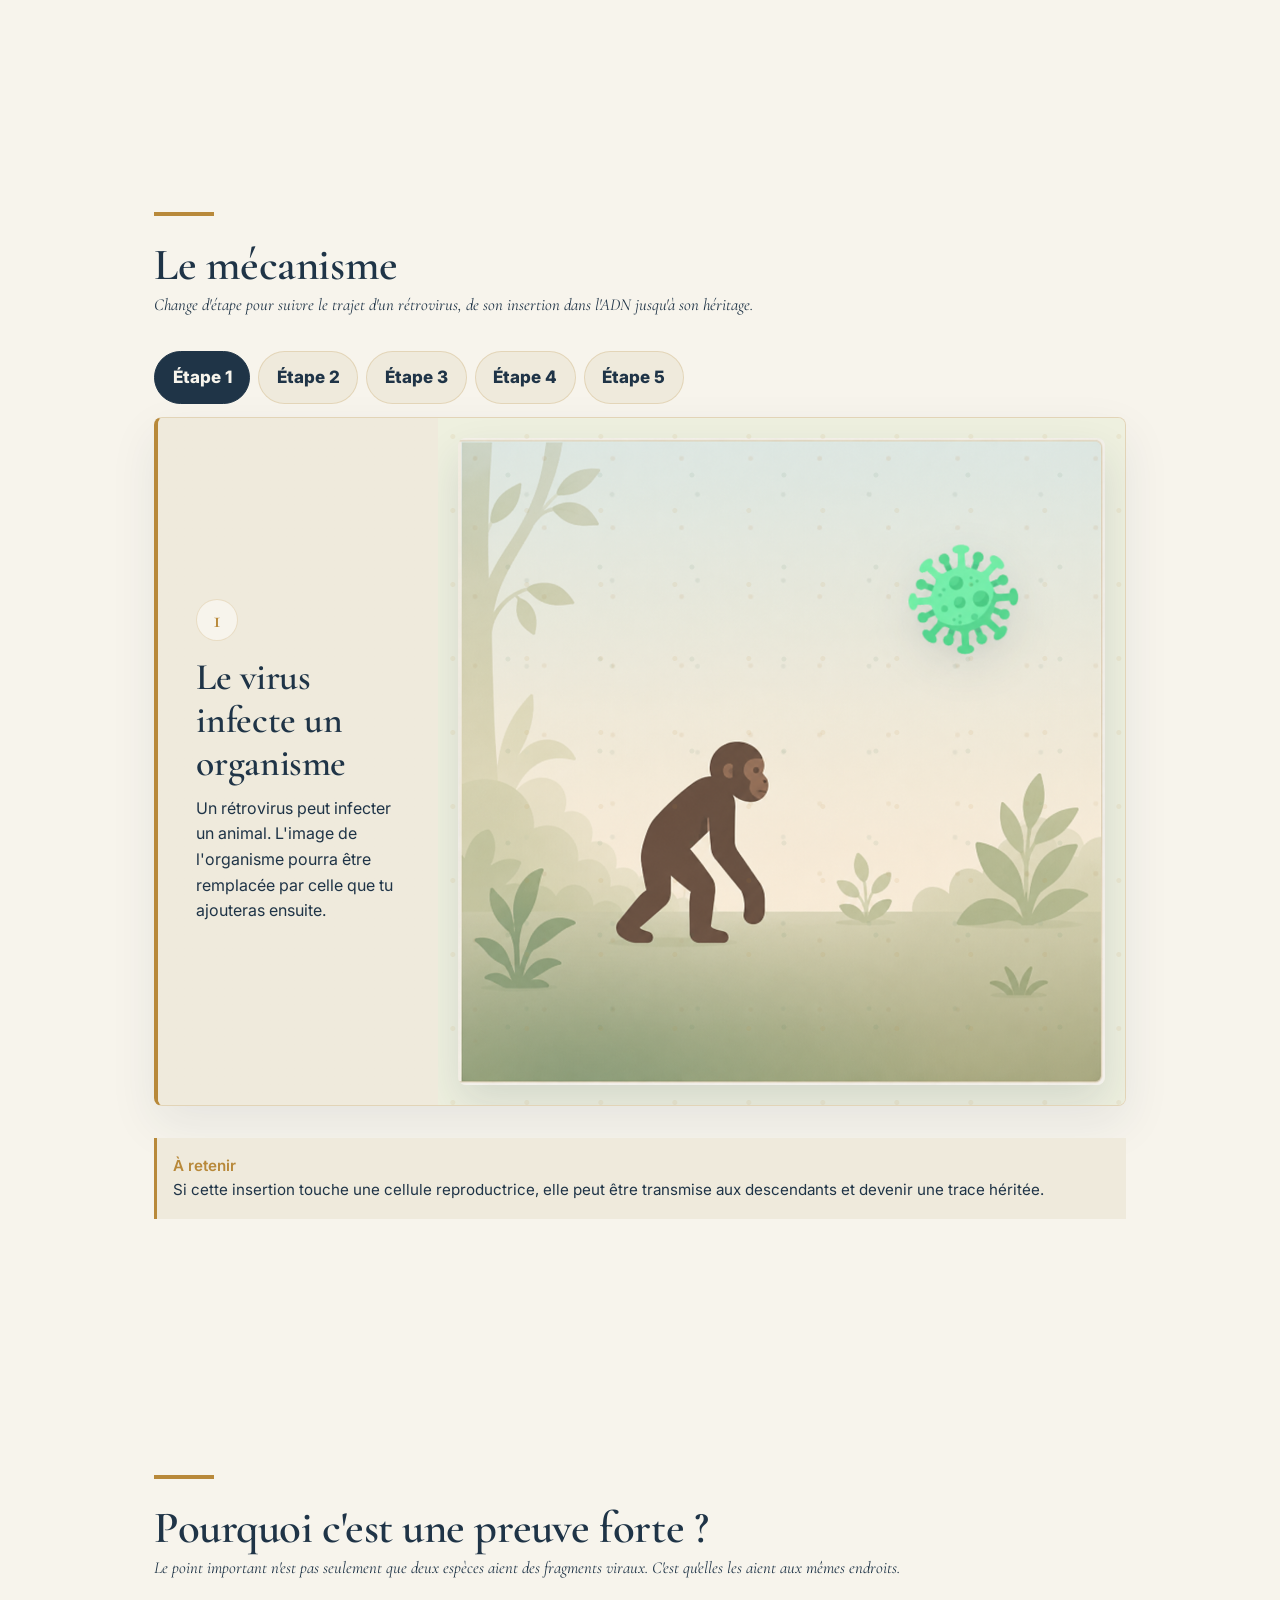
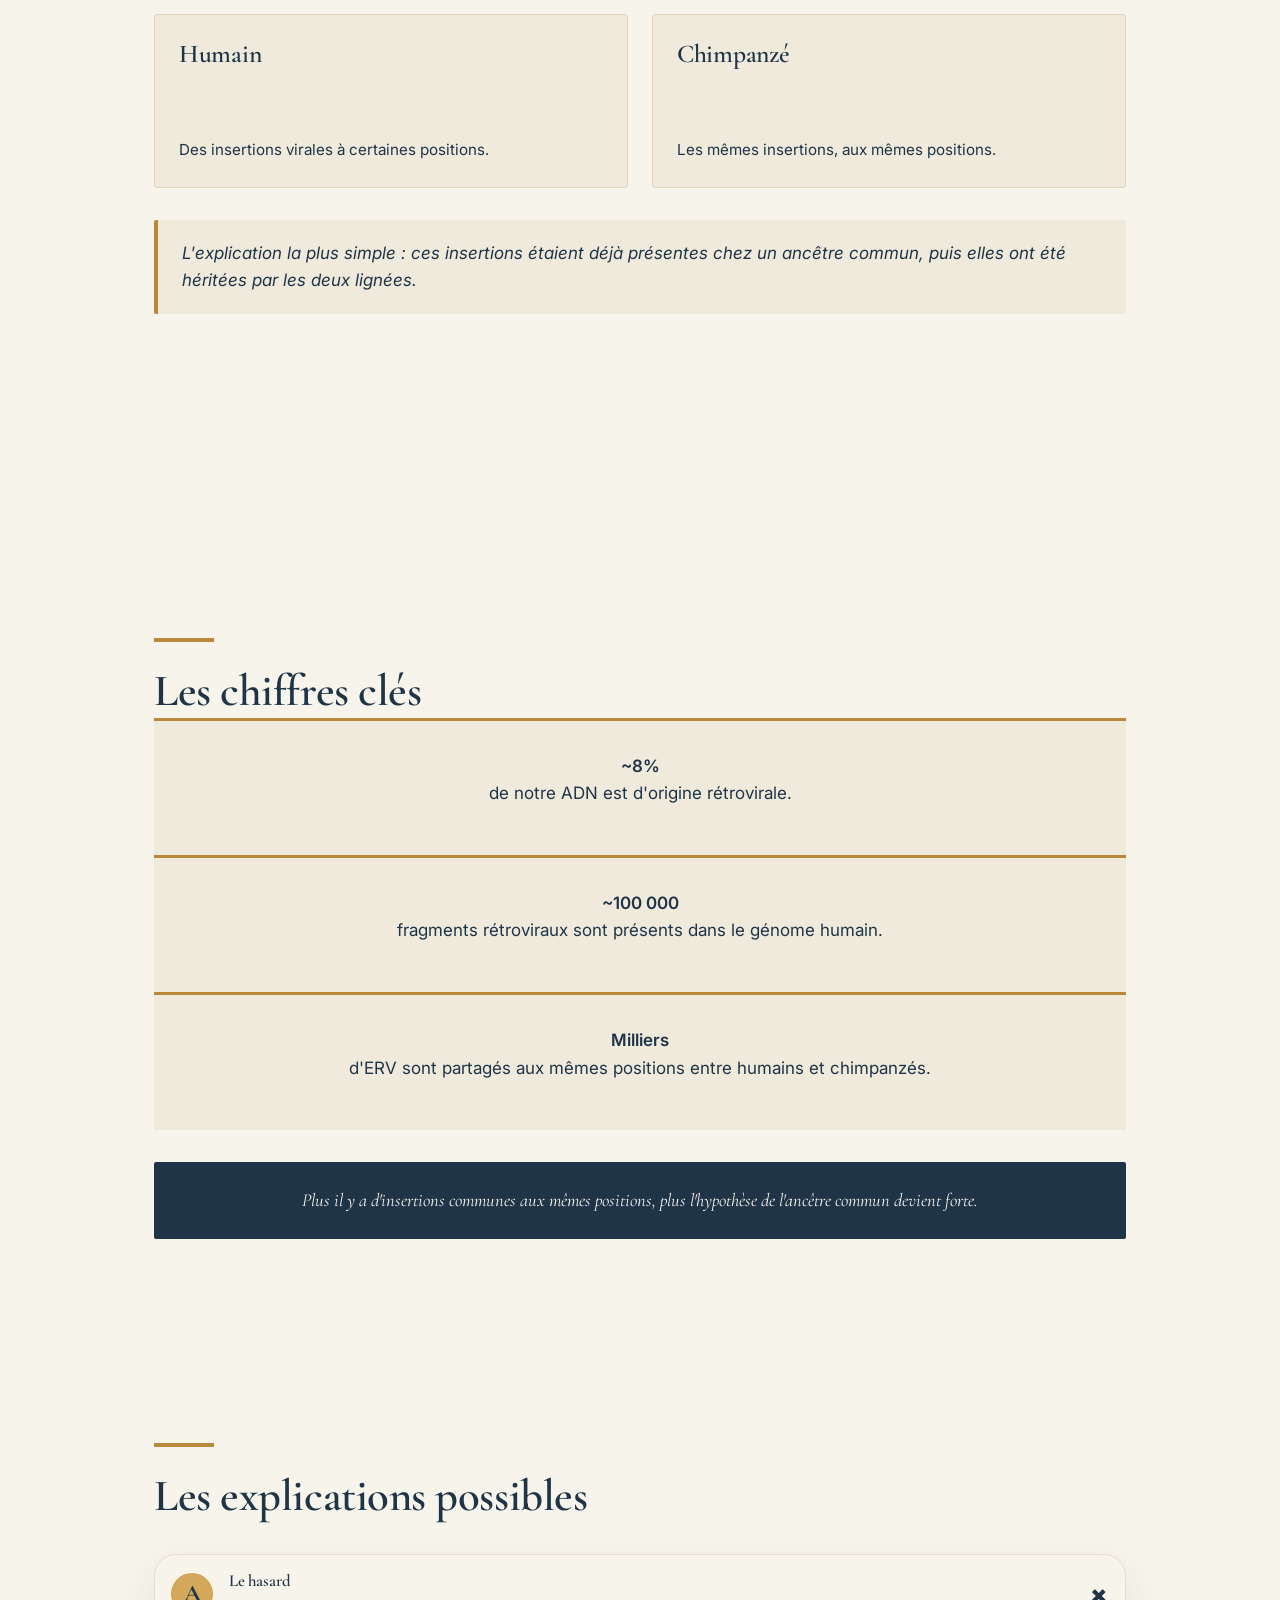
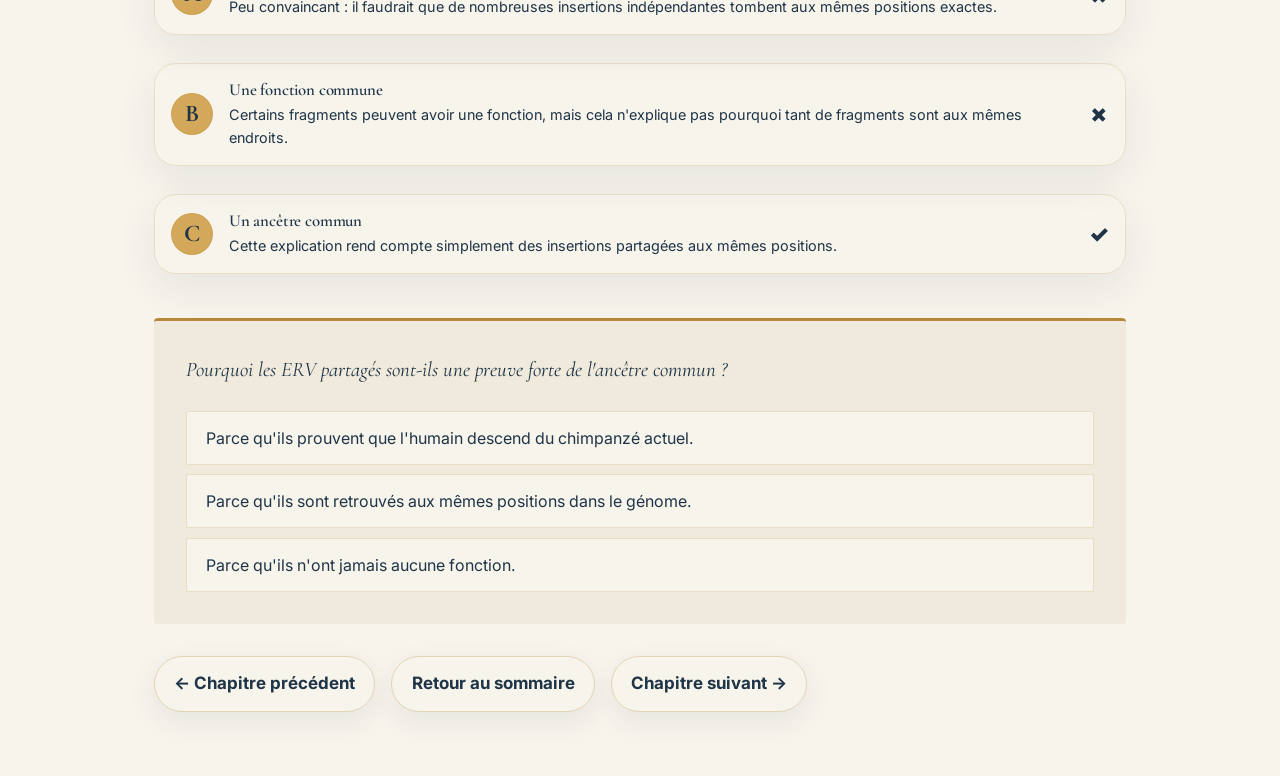
<file: chapitres/retrovirus.html>
﻿<!DOCTYPE html>
<html lang="fr">
<head>
  <meta charset="UTF-8" />
  <meta name="viewport" content="width=device-width, initial-scale=1.0" />

  <title>Rétrovirus endogènes — L'Évolution</title>

  <link rel="preconnect" href="https://fonts.googleapis.com" />
  <link rel="preconnect" href="https://fonts.gstatic.com" crossorigin />
  <link href="https://fonts.googleapis.com/css2?family=Cormorant+Garamond:ital,wght@0,400;0,500;0,600;0,700;1,400;1,500;1,600&family=Inter:wght@400;500;600;700&display=swap" rel="stylesheet" />

  <link rel="stylesheet" href="../styles/style.css" />
  <link rel="stylesheet" href="../styles/retrovirus.css" />
</head>

<body>

<header class="topbar">
  <div class="topbar-title">L'<em>Évolution</em> — rétrovirus endogènes</div>

  <div class="topbar-controls">
    <a class="icon-btn" href="../index.html" aria-label="Retour à l'accueil" title="Retour à l'accueil">←</a>
    <button type="button" class="icon-btn search-icon-btn" id="schema-search-toggle" aria-label="Rechercher un schéma" title="Rechercher un schéma">
      <svg viewBox="0 0 24 24" fill="none" stroke="currentColor" stroke-width="2">
        <circle cx="11" cy="11" r="7" />
        <line x1="16.5" y1="16.5" x2="21" y2="21" />
      </svg>
    </button>
  </div>
</header>

<div class="progress-bar" id="progress-bar"></div>

<main class="slides">

  <section class="slide cover" id="intro">
    <div class="slide-inner">
      <div class="cover-eyebrow">Preuve génétique</div>

      <h1>
        Les rétrovirus<br />
        <span class="accent">endogènes</span>
      </h1>

      <p class="cover-tagline">
        Des traces de virus anciens dans notre ADN.
      </p>
    </div>
  </section>

  <section class="slide">
    <div class="slide-inner">
      <span class="section-marker"></span>

      <h2>C'est quoi un rétrovirus endogène ?</h2>

      <p class="subtitle">
        Un rétrovirus est un virus capable d'insérer son information génétique dans l'ADN d'une cellule.
      </p>

      <div class="cards">
        <div class="card">
          <h3>Un virus infecte une cellule</h3>
          <p>
            Certains virus ne se contentent pas d'entrer dans une cellule : ils peuvent intégrer une copie de leur génome dans l'ADN de cette cellule.
          </p>
        </div>

        <div class="card">
          <h3>Insertion dans l'ADN</h3>
          <p>
            Le fragment viral devient alors une partie du génome de la cellule infectée.
          </p>
        </div>

        <div class="card">
          <h3>Transmission possible</h3>
          <p>
            Si l'insertion touche une cellule reproductrice, elle peut être transmise aux descendants.
          </p>
        </div>
      </div>

      <div class="callout">
        Un rétrovirus endogène est donc une ancienne trace virale devenue héréditaire.
      </div>
    </div>
  </section>

  <section class="slide">
    <div class="slide-inner">
      <span class="section-marker"></span>

      <h2>Le mécanisme</h2>

      <p class="subtitle">
        Change d'étape pour suivre le trajet d'un rétrovirus, de son insertion dans l'ADN jusqu'à son héritage.
      </p>

      <div class="erv-viewer" aria-label="Animation expliquant l'insertion d'un rétrovirus">
        <div class="erv-tabs" role="tablist" aria-label="Étapes du mécanisme">
          <button class="erv-tab active" type="button" role="tab" aria-selected="true" data-erv-panel="infection">Étape 1</button>
          <button class="erv-tab" type="button" role="tab" aria-selected="false" data-erv-panel="cellule">Étape 2</button>
          <button class="erv-tab" type="button" role="tab" aria-selected="false" data-erv-panel="adn">Étape 3</button>
          <button class="erv-tab" type="button" role="tab" aria-selected="false" data-erv-panel="descendance">Étape 4</button>
          <button class="erv-tab" type="button" role="tab" aria-selected="false" data-erv-panel="ancetre">Étape 5</button>
        </div>

        <div class="erv-window">
          <article class="erv-panel active" data-erv-panel-id="infection" role="tabpanel">
            <div class="erv-panel-copy">
              <span class="erv-step-number">1</span>
              <h3>Le virus infecte un organisme</h3>
              <p>
                Un rétrovirus peut infecter un animal. L'image de l'organisme pourra être remplacée par celle que tu ajouteras ensuite.
              </p>
            </div>

            <div class="erv-stage erv-stage-organism" aria-hidden="true">
              <img class="erv-infection-image" src="../images/retrovirus/singe-infection-retrovirus.png" alt="Un singe exposé à un rétrovirus" />
            </div>
          </article>

          <article class="erv-panel" data-erv-panel-id="cellule" role="tabpanel" hidden>
            <div class="erv-panel-copy">
              <span class="erv-step-number">2</span>
              <h3>Le rétrovirus entre dans une cellule</h3>
              <p>
                Le virus rencontre une cellule et traverse sa membrane. Une fois entré, il pourra ensuite libérer son information génétique.
              </p>
              <button class="erv-play-button" type="button" data-cell-animation>Faire entrer le virus</button>
            </div>

            <div class="erv-stage erv-stage-cell" aria-hidden="true">
              <img class="erv-cell-image cell-main" src="../images/retrovirus/cellule-animale.png" alt="" />
              <img class="erv-cell-image cell-left" src="../images/retrovirus/cellule-animale.png" alt="" />
              <img class="erv-cell-image cell-right" src="../images/retrovirus/cellule-animale.png" alt="" />
              <img class="erv-cell-image cell-back" src="../images/retrovirus/cellule-animale.png" alt="" />
              <img class="erv-virus-image erv-virus-cell" src="../images/retrovirus/retrovirus.png" alt="" />
            </div>
          </article>

          <article class="erv-panel" data-erv-panel-id="adn" role="tabpanel" hidden>
            <div class="erv-panel-copy">
              <span class="erv-step-number">3</span>
              <h3>Des milliers d'emplacements possibles</h3>
              <p>
                Le fragment viral peut s'insérer à beaucoup d'endroits du génome. Ce qui devient frappant, c'est de retrouver la même insertion au même emplacement chez deux espèces.
              </p>
              <div class="erv-dna-controls">
                <button class="erv-play-button" type="button" data-dna-insert>Insérer le virus</button>
                <button class="erv-play-button erv-play-button-secondary" type="button" data-dna-scroll>Faire défiler l'ADN</button>
              </div>
            </div>

            <div class="erv-stage erv-stage-dna" aria-hidden="true" data-dna-demo>
              <div class="dna-counter" data-dna-counter>
                <span>site 18 420</span>
                <span>site 18 421</span>
                <span>site 18 422</span>
                <span>site 18 423</span>
                <span>site 18 424</span>
              </div>

              <div class="dna-viewport" data-dna-viewport>
                <div class="dna-track" data-dna-track></div>
                <div class="dna-site-layer" data-dna-sites></div>
                <img class="dna-virus-probe" src="../images/retrovirus/retrovirus.png" alt="" data-dna-virus />
                <i class="dna-insertion" data-dna-insertion></i>
              </div>

              <div class="dna-scale-note">
                <strong data-dna-range>Sites 18 420 à 18 424</strong>
                <span data-dna-message>Une portion minuscule est affichée ici ; le génome continue très loin avant et après.</span>
              </div>
            </div>
          </article>

          <article class="erv-panel" data-erv-panel-id="descendance" role="tabpanel" hidden>
            <div class="erv-panel-copy">
              <span class="erv-step-number">4</span>
              <h3>L'insertion peut être transmise</h3>
              <p>
                Si le fragment viral est intégré dans une cellule reproductrice, il peut être hérité par la descendance. Il devient alors une trace stable dans la lignée.
              </p>
            </div>

            <div class="erv-stage erv-stage-diagram" aria-hidden="true">
              <img class="erv-diagram-image" src="../images/retrovirus/transmission-retrovirus-descendance.png" alt="" />
            </div>
          </article>

          <article class="erv-panel" data-erv-panel-id="ancetre" role="tabpanel" hidden>
            <div class="erv-panel-copy">
              <span class="erv-step-number">5</span>
              <h3>Des insertions partagées</h3>
              <p>
                Quand l'humain et le chimpanzé ont les mêmes rétrovirus aux mêmes emplacements, l'explication la plus simple est un héritage depuis un ancêtre commun.
              </p>
            </div>

            <div class="erv-stage erv-stage-diagram" aria-hidden="true">
              <img class="erv-diagram-image" src="../images/retrovirus/retrovirus-ancetre-commun-humain-chimpanze.png" alt="" />
            </div>
          </article>
        </div>
      </div>

      <div class="schema-info" id="erv-info">
        <strong>À retenir</strong><br />
        Si cette insertion touche une cellule reproductrice, elle peut être transmise aux descendants et devenir une trace héritée.
      </div>
    </div>
  </section>

  <section class="slide">
    <div class="slide-inner">
      <span class="section-marker"></span>

      <h2>Pourquoi c'est une preuve forte ?</h2>

      <p class="subtitle">
        Le point important n'est pas seulement que deux espèces aient des fragments viraux. C'est qu'elles les aient aux mêmes endroits.
      </p>

      <div class="comparison-genome">
        <div class="genome-card">
          <h3>Humain</h3>
          <div class="dna-line">
            <span></span>
            <span></span>
            <span class="virus-marker"></span>
            <span></span>
            <span></span>
            <span class="virus-marker"></span>
            <span></span>
          </div>
          <p>Des insertions virales à certaines positions.</p>
        </div>

        <div class="genome-card">
          <h3>Chimpanzé</h3>
          <div class="dna-line">
            <span></span>
            <span></span>
            <span class="virus-marker"></span>
            <span></span>
            <span></span>
            <span class="virus-marker"></span>
            <span></span>
          </div>
          <p>Les mêmes insertions, aux mêmes positions.</p>
        </div>
      </div>

      <div class="callout">
        L'explication la plus simple : ces insertions étaient déjà présentes chez un ancêtre commun, puis elles ont été héritées par les deux lignées.
      </div>
    </div>
  </section>

  <section class="slide">
    <div class="slide-inner">
      <span class="section-marker"></span>

      <h2>Les chiffres clés</h2>

      <div class="stat-grid">
        <div class="stat">
          <strong>~8%</strong>
          <p>de notre ADN est d'origine rétrovirale.</p>
        </div>

        <div class="stat">
          <strong>~100 000</strong>
          <p>fragments rétroviraux sont présents dans le génome humain.</p>
        </div>

        <div class="stat">
          <strong>Milliers</strong>
          <p>d'ERV sont partagés aux mêmes positions entre humains et chimpanzés.</p>
        </div>
      </div>

      <div class="banner">
        Plus il y a d'insertions communes aux mêmes positions, plus l'hypothèse de l'ancêtre commun devient forte.
      </div>
    </div>
  </section>

  <section class="slide">
    <div class="slide-inner">
      <span class="section-marker"></span>

      <h2>Les explications possibles</h2>

      <div class="row-list">
        <div class="row">
          <div class="row-num">A</div>
          <div class="row-content">
            <h4>Le hasard</h4>
            <p>Peu convaincant : il faudrait que de nombreuses insertions indépendantes tombent aux mêmes positions exactes.</p>
          </div>
          <div class="row-cross">✗</div>
        </div>

        <div class="row">
          <div class="row-num">B</div>
          <div class="row-content">
            <h4>Une fonction commune</h4>
            <p>Certains fragments peuvent avoir une fonction, mais cela n'explique pas pourquoi tant de fragments sont aux mêmes endroits.</p>
          </div>
          <div class="row-cross">✗</div>
        </div>

        <div class="row erv-good-answer">
          <div class="row-num">C</div>
          <div class="row-content">
            <h4>Un ancêtre commun</h4>
            <p>Cette explication rend compte simplement des insertions partagées aux mêmes positions.</p>
          </div>
          <div class="row-check">✓</div>
        </div>
      </div>

      <div class="quiz" data-correct="b" data-explanation="Les rétrovirus peuvent s'insérer à énormément de positions possibles. Retrouver les mêmes insertions aux mêmes endroits chez deux espèces s'explique très bien par un héritage depuis un ancêtre commun.">
        <div class="quiz-question">
          Pourquoi les ERV partagés sont-ils une preuve forte de l'ancêtre commun ?
        </div>

        <div class="quiz-options">
          <button class="quiz-option" data-value="a">Parce qu'ils prouvent que l'humain descend du chimpanzé actuel.</button>
          <button class="quiz-option" data-value="b">Parce qu'ils sont retrouvés aux mêmes positions dans le génome.</button>
          <button class="quiz-option" data-value="c">Parce qu'ils n'ont jamais aucune fonction.</button>
        </div>

        <div class="quiz-feedback"></div>
      </div>

      <div class="chapter-actions">
        <a class="action-link" href="evolution-humaine.html">← Chapitre précédent</a>
        <a class="action-link" href="../index.html">Retour au sommaire</a>
        <a class="action-link" href="fossiles.html">Chapitre suivant →</a>
      </div>
    </div>
  </section>

</main>

<script src="../scripts/site.js" defer></script>
<script src="../scripts/retrovirus.js" defer></script>
</body>
</html>
</file>
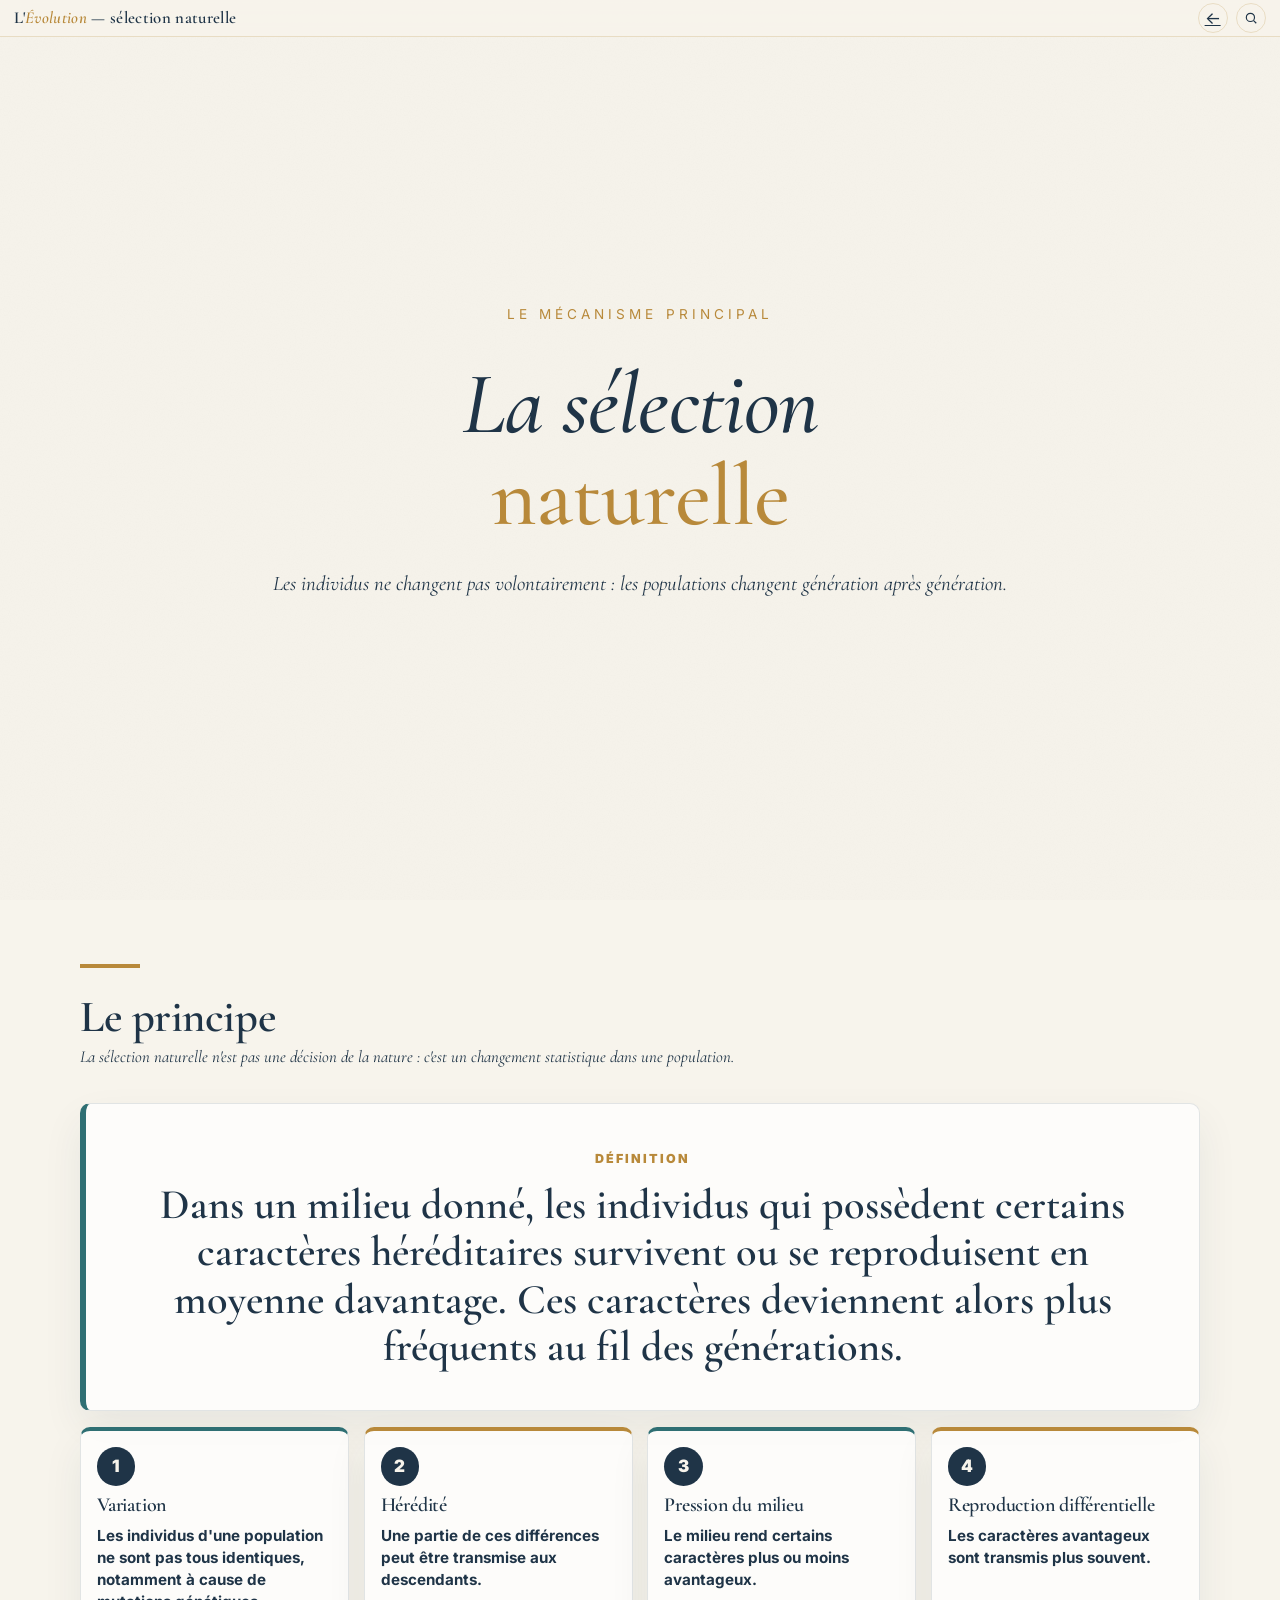
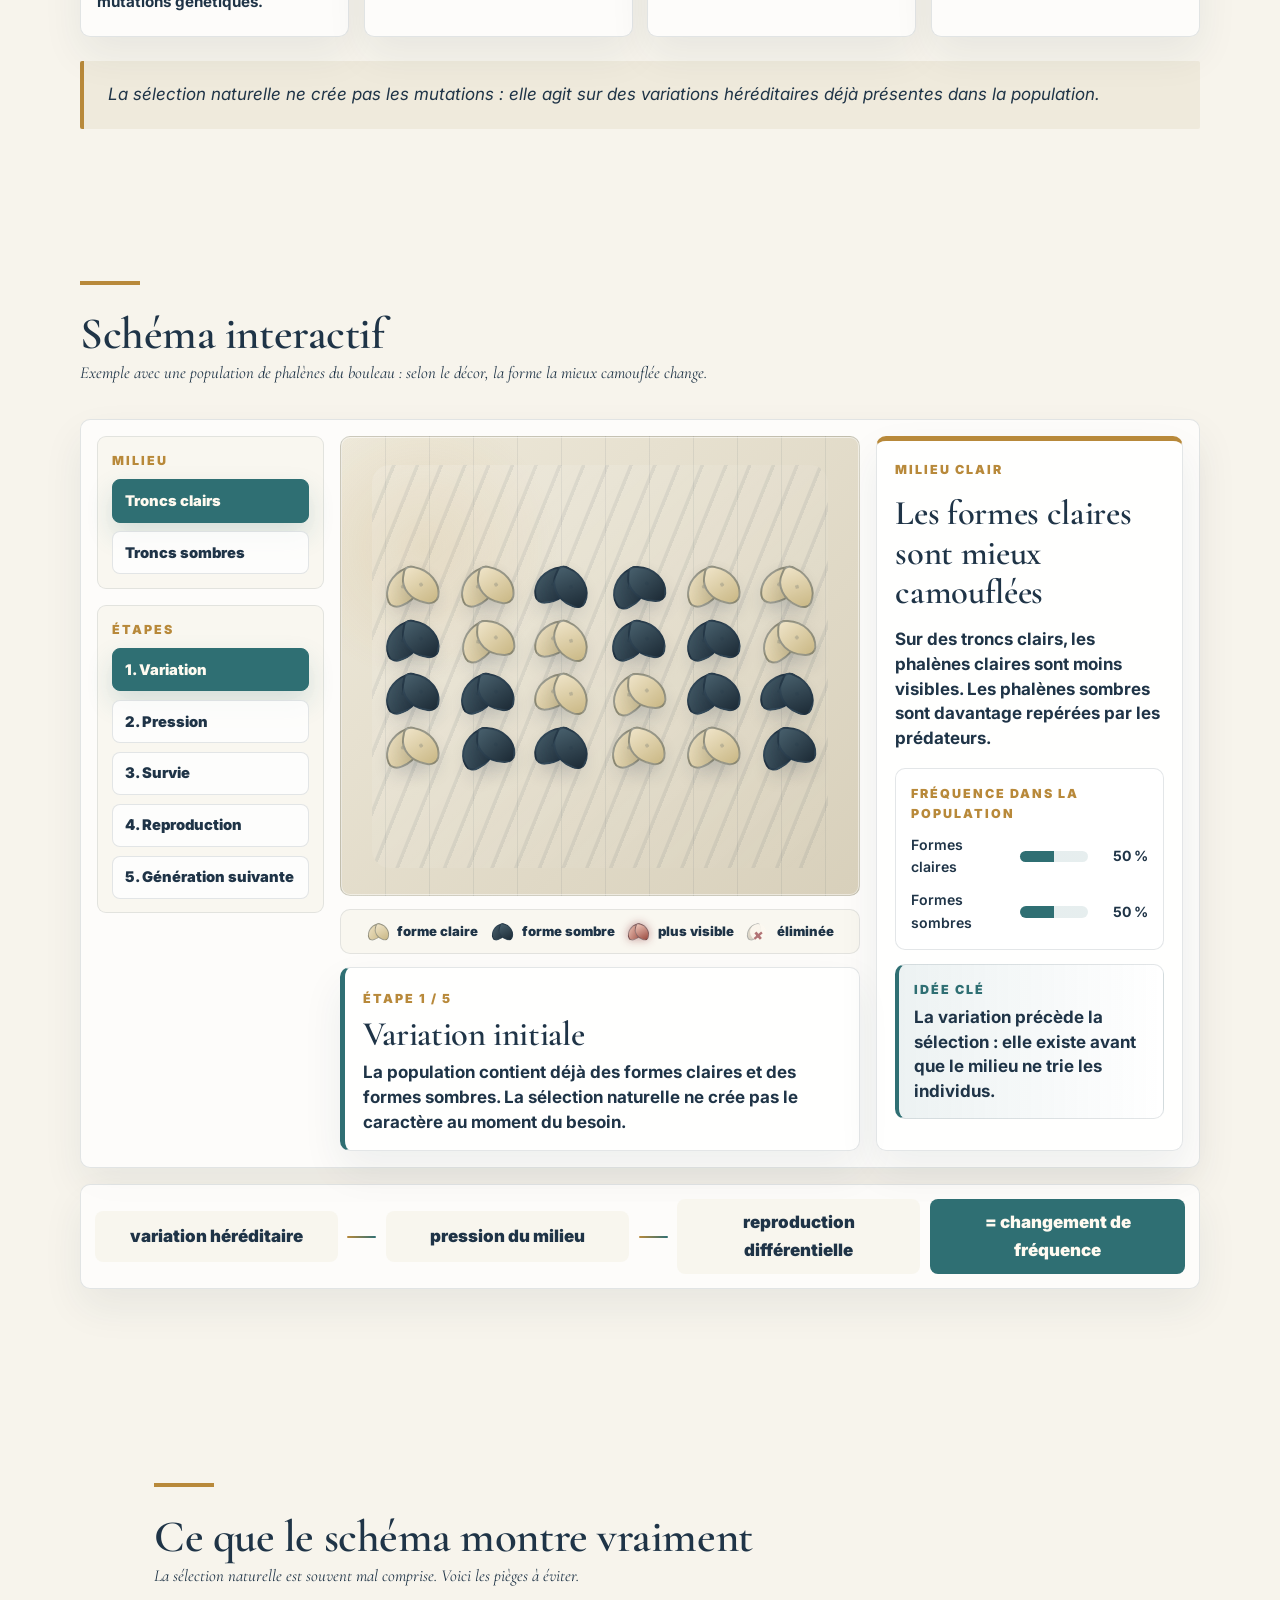
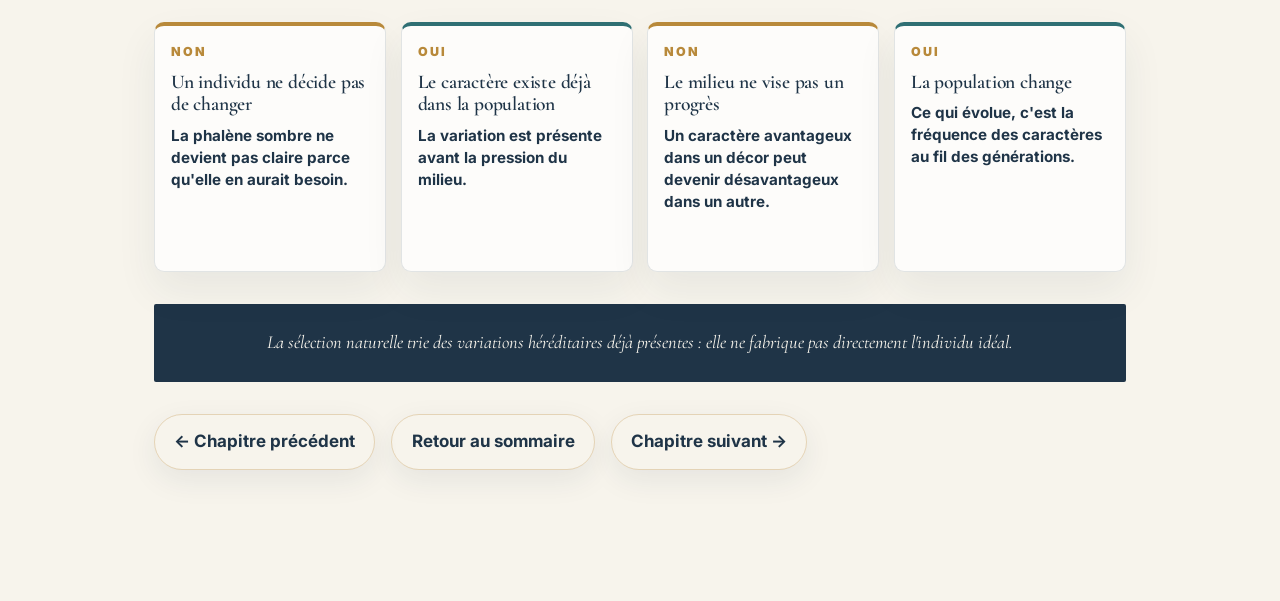
<file: chapitres/selection-naturelle.html>
﻿<!DOCTYPE html>
<html lang="fr">
<head>
  <meta charset="UTF-8" />
  <meta name="viewport" content="width=device-width, initial-scale=1.0" />

  <title>Sélection naturelle — L'Évolution</title>

  <link rel="preconnect" href="https://fonts.googleapis.com" />
  <link rel="preconnect" href="https://fonts.gstatic.com" crossorigin />
  <link href="https://fonts.googleapis.com/css2?family=Cormorant+Garamond:ital,wght@0,400;0,500;0,600;0,700;1,400;1,500;1,600&family=Inter:wght@400;500;600;700&display=swap" rel="stylesheet" />

  <link rel="stylesheet" href="../styles/style.css" />
</head>

<body>

<header class="topbar">
  <div class="topbar-title">L'<em>Évolution</em> — sélection naturelle</div>

  <div class="topbar-controls">
    <a class="icon-btn" href="../index.html" aria-label="Retour à l'accueil" title="Retour à l'accueil">←</a>
    <button type="button" class="icon-btn search-icon-btn" id="schema-search-toggle" aria-label="Rechercher un schéma" title="Rechercher un schéma">
      <svg viewBox="0 0 24 24" fill="none" stroke="currentColor" stroke-width="2">
        <circle cx="11" cy="11" r="7" />
        <line x1="16.5" y1="16.5" x2="21" y2="21" />
      </svg>
    </button>
  </div>
</header>

<div class="progress-bar" id="progress-bar"></div>

<main class="slides">

  <section class="slide cover" id="intro">
    <div class="slide-inner">
      <div class="cover-eyebrow">Le mécanisme principal</div>

      <h1>
        La sélection<br />
        <span class="accent">naturelle</span>
      </h1>

      <p class="cover-tagline">
        Les individus ne changent pas volontairement : les populations changent génération après génération.
      </p>
    </div>
  </section>

  <section class="slide natural-principle-slide">
    <div class="slide-inner">
      <span class="section-marker"></span>

      <h2>Le principe</h2>

      <p class="subtitle">
        La sélection naturelle n'est pas une décision de la nature : c'est un changement statistique dans une population.
      </p>

      <div class="natural-definition">
        <span>Définition</span>
        <p>
          Dans un milieu donné, les individus qui possèdent certains caractères héréditaires survivent ou se reproduisent en moyenne davantage. Ces caractères deviennent alors plus fréquents au fil des générations.
        </p>
      </div>

      <div class="natural-conditions">
        <article>
          <span>1</span>
          <h3>Variation</h3>
          <p>Les individus d'une population ne sont pas tous identiques, notamment à cause de mutations génétiques.</p>
        </article>

        <article>
          <span>2</span>
          <h3>Hérédité</h3>
          <p>Une partie de ces différences peut être transmise aux descendants.</p>
        </article>

        <article>
          <span>3</span>
          <h3>Pression du milieu</h3>
          <p>Le milieu rend certains caractères plus ou moins avantageux.</p>
        </article>

        <article>
          <span>4</span>
          <h3>Reproduction différentielle</h3>
          <p>Les caractères avantageux sont transmis plus souvent.</p>
        </article>
      </div>

      <div class="callout">
        La sélection naturelle ne crée pas les mutations : elle agit sur des variations héréditaires déjà présentes dans la population.
      </div>
    </div>
  </section>

  <section class="slide natural-lab-slide" id="schema-selection">
    <div class="slide-inner">
      <span class="section-marker"></span>

      <h2>Schéma interactif</h2>

      <p class="subtitle">
        Exemple avec une population de phalènes du bouleau : selon le décor, la forme la mieux camouflée change.
      </p>

      <div class="natural-lab" data-natural-selection>
        <aside class="natural-controls" aria-label="Contrôles du schéma de sélection naturelle">
          <div class="natural-control-group">
            <span>Milieu</span>
            <button class="active" type="button" data-natural-environment="light" aria-pressed="true">
              Troncs clairs
            </button>
            <button type="button" data-natural-environment="dark" aria-pressed="false">
              Troncs sombres
            </button>
          </div>

          <div class="natural-control-group">
            <span>Étapes</span>
            <button class="active" type="button" data-natural-step="variation" aria-pressed="true">
              1. Variation
            </button>
            <button type="button" data-natural-step="pressure" aria-pressed="false">
              2. Pression
            </button>
            <button type="button" data-natural-step="survival" aria-pressed="false">
              3. Survie
            </button>
            <button type="button" data-natural-step="reproduction" aria-pressed="false">
              4. Reproduction
            </button>
            <button type="button" data-natural-step="next" aria-pressed="false">
              5. Génération suivante
            </button>
          </div>
        </aside>

        <section class="natural-visual-panel">
          <div class="natural-scene light" data-natural-scene>
            <div class="natural-trunk" aria-hidden="true"></div>
            <div class="natural-predator" data-natural-predator aria-hidden="true">
              <span></span>
            </div>
            <div class="natural-moth-field" data-natural-moths aria-label="Population de phalènes"></div>
          </div>

          <div class="natural-visual-legend" aria-label="Légende du schéma">
            <span><i class="natural-mini-moth light"></i> forme claire</span>
            <span><i class="natural-mini-moth dark"></i> forme sombre</span>
            <span><i class="natural-mini-moth risk"></i> plus visible</span>
            <span><i class="natural-mini-moth dead"></i> éliminée</span>
          </div>

          <div class="natural-stage-caption">
            <span data-natural-stage-label>Étape 1 / 5</span>
            <h3 data-natural-stage-title>Variation initiale</h3>
            <p data-natural-stage-text>
              La population contient déjà des formes claires et des formes sombres. La sélection naturelle ne crée pas le caractère au moment du besoin.
            </p>
          </div>
        </section>

        <aside class="natural-explain-panel">
          <span class="natural-panel-kicker" data-natural-panel-kicker>Milieu clair</span>
          <h3 data-natural-panel-title>Les formes claires sont mieux camouflées</h3>
          <p data-natural-panel-text>
            Sur des troncs clairs, les phalènes claires sont moins visibles. Les phalènes sombres sont davantage repérées par les prédateurs.
          </p>

          <div class="natural-frequency-card">
            <span>Fréquence dans la population</span>
            <div class="natural-frequency-row">
              <strong>Formes claires</strong>
              <i data-natural-light-bar style="--value: 50%"></i>
              <b data-natural-light-value>50 %</b>
            </div>
            <div class="natural-frequency-row">
              <strong>Formes sombres</strong>
              <i data-natural-dark-bar style="--value: 50%"></i>
              <b data-natural-dark-value>50 %</b>
            </div>
          </div>

          <div class="natural-key-idea">
            <strong>Idée clé</strong>
            <p data-natural-key-text>
              Le milieu ne transforme pas les individus. Il modifie les chances de survie et de reproduction.
            </p>
          </div>
        </aside>
      </div>

      <div class="natural-equation">
        <span>variation héréditaire</span>
        <i></i>
        <span>pression du milieu</span>
        <i></i>
        <span>reproduction différentielle</span>
        <strong>= changement de fréquence</strong>
      </div>
    </div>
  </section>

  <section class="slide">
    <div class="slide-inner">
      <span class="section-marker"></span>

      <h2>Ce que le schéma montre vraiment</h2>

      <p class="subtitle">
        La sélection naturelle est souvent mal comprise. Voici les pièges à éviter.
      </p>

      <div class="natural-misconceptions">
        <article>
          <span>Non</span>
          <h3>Un individu ne décide pas de changer</h3>
          <p>La phalène sombre ne devient pas claire parce qu'elle en aurait besoin.</p>
        </article>

        <article>
          <span>Oui</span>
          <h3>Le caractère existe déjà dans la population</h3>
          <p>La variation est présente avant la pression du milieu.</p>
        </article>

        <article>
          <span>Non</span>
          <h3>Le milieu ne vise pas un progrès</h3>
          <p>Un caractère avantageux dans un décor peut devenir désavantageux dans un autre.</p>
        </article>

        <article>
          <span>Oui</span>
          <h3>La population change</h3>
          <p>Ce qui évolue, c'est la fréquence des caractères au fil des générations.</p>
        </article>
      </div>

      <div class="banner">
        La sélection naturelle trie des variations héréditaires déjà présentes : elle ne fabrique pas directement l'individu idéal.
      </div>

      <div class="chapter-actions">
        <a class="action-link" href="evolution-observee.html">← Chapitre précédent</a>
        <a class="action-link" href="../index.html">Retour au sommaire</a>
        <a class="action-link" href="micro-macro.html">Chapitre suivant →</a>
      </div>
    </div>
  </section>

</main>

<script src="../scripts/site.js" defer></script>
</body>
</html>
</file>
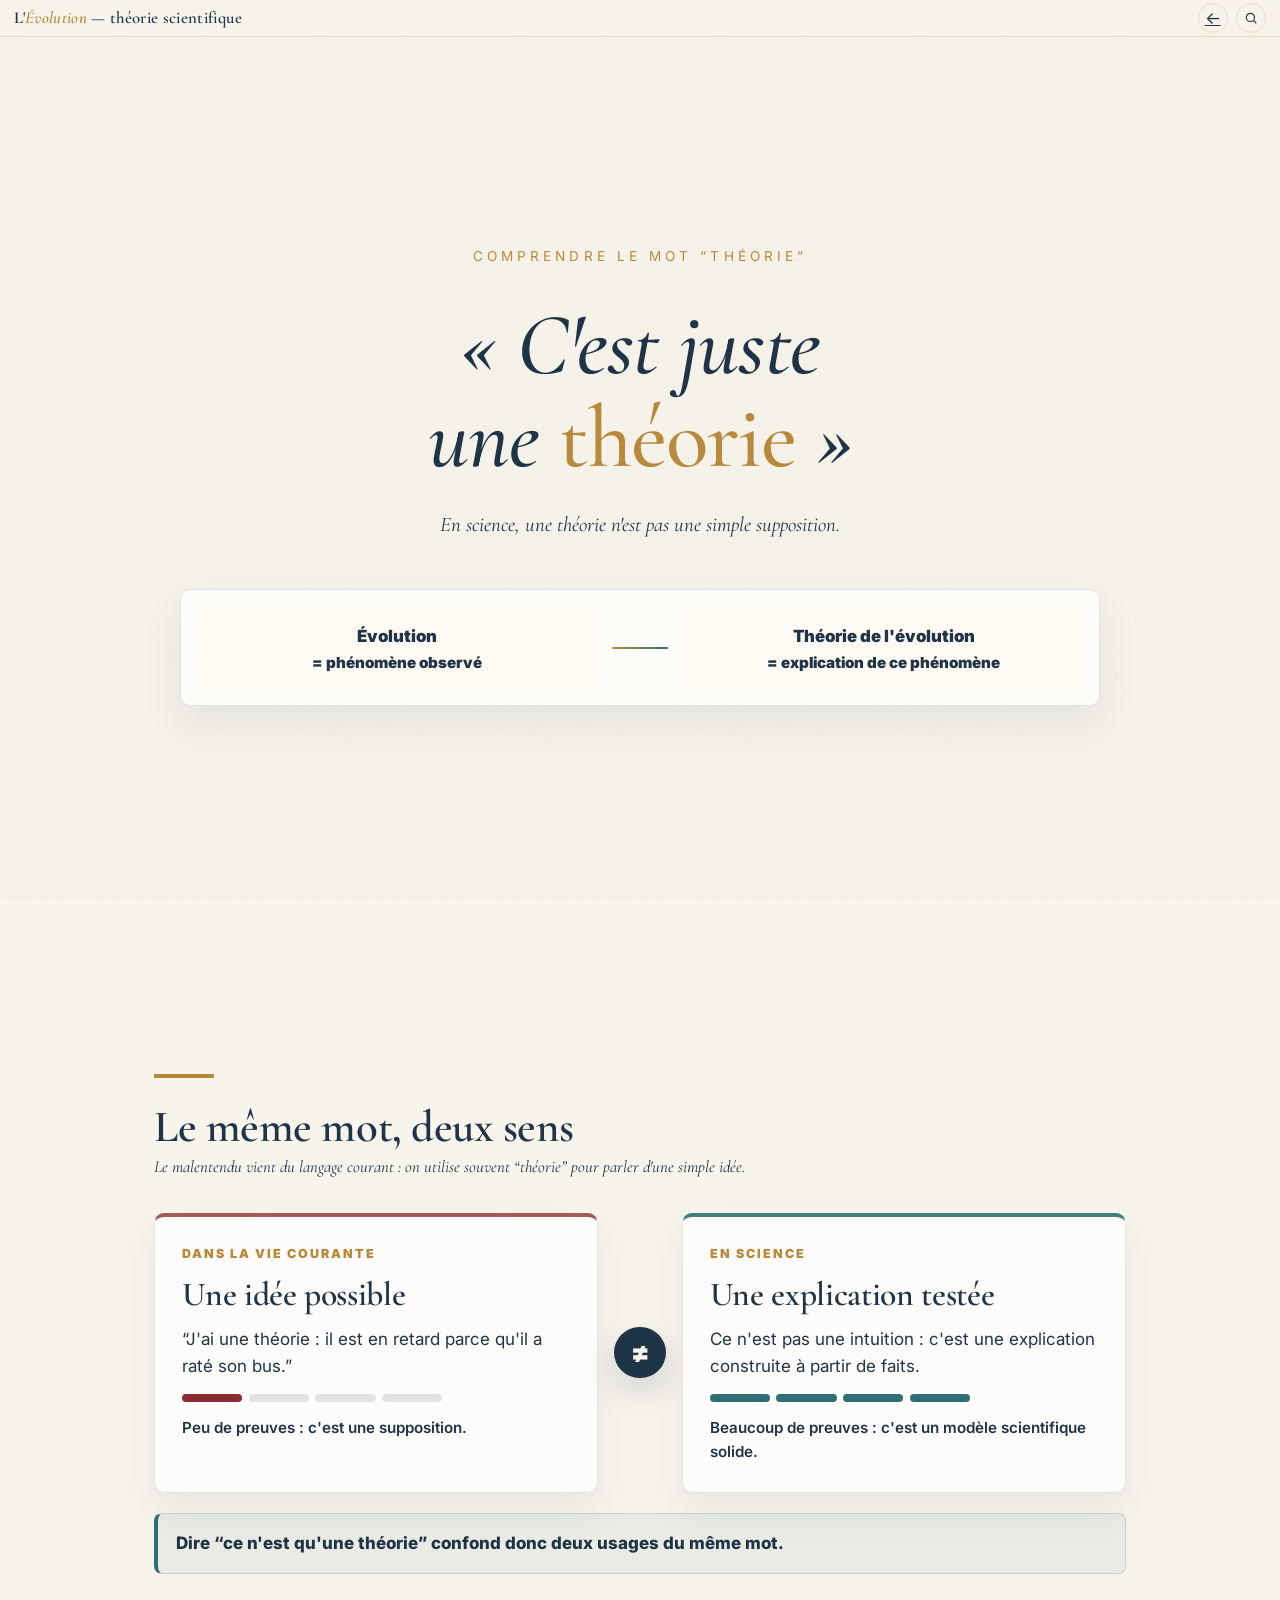
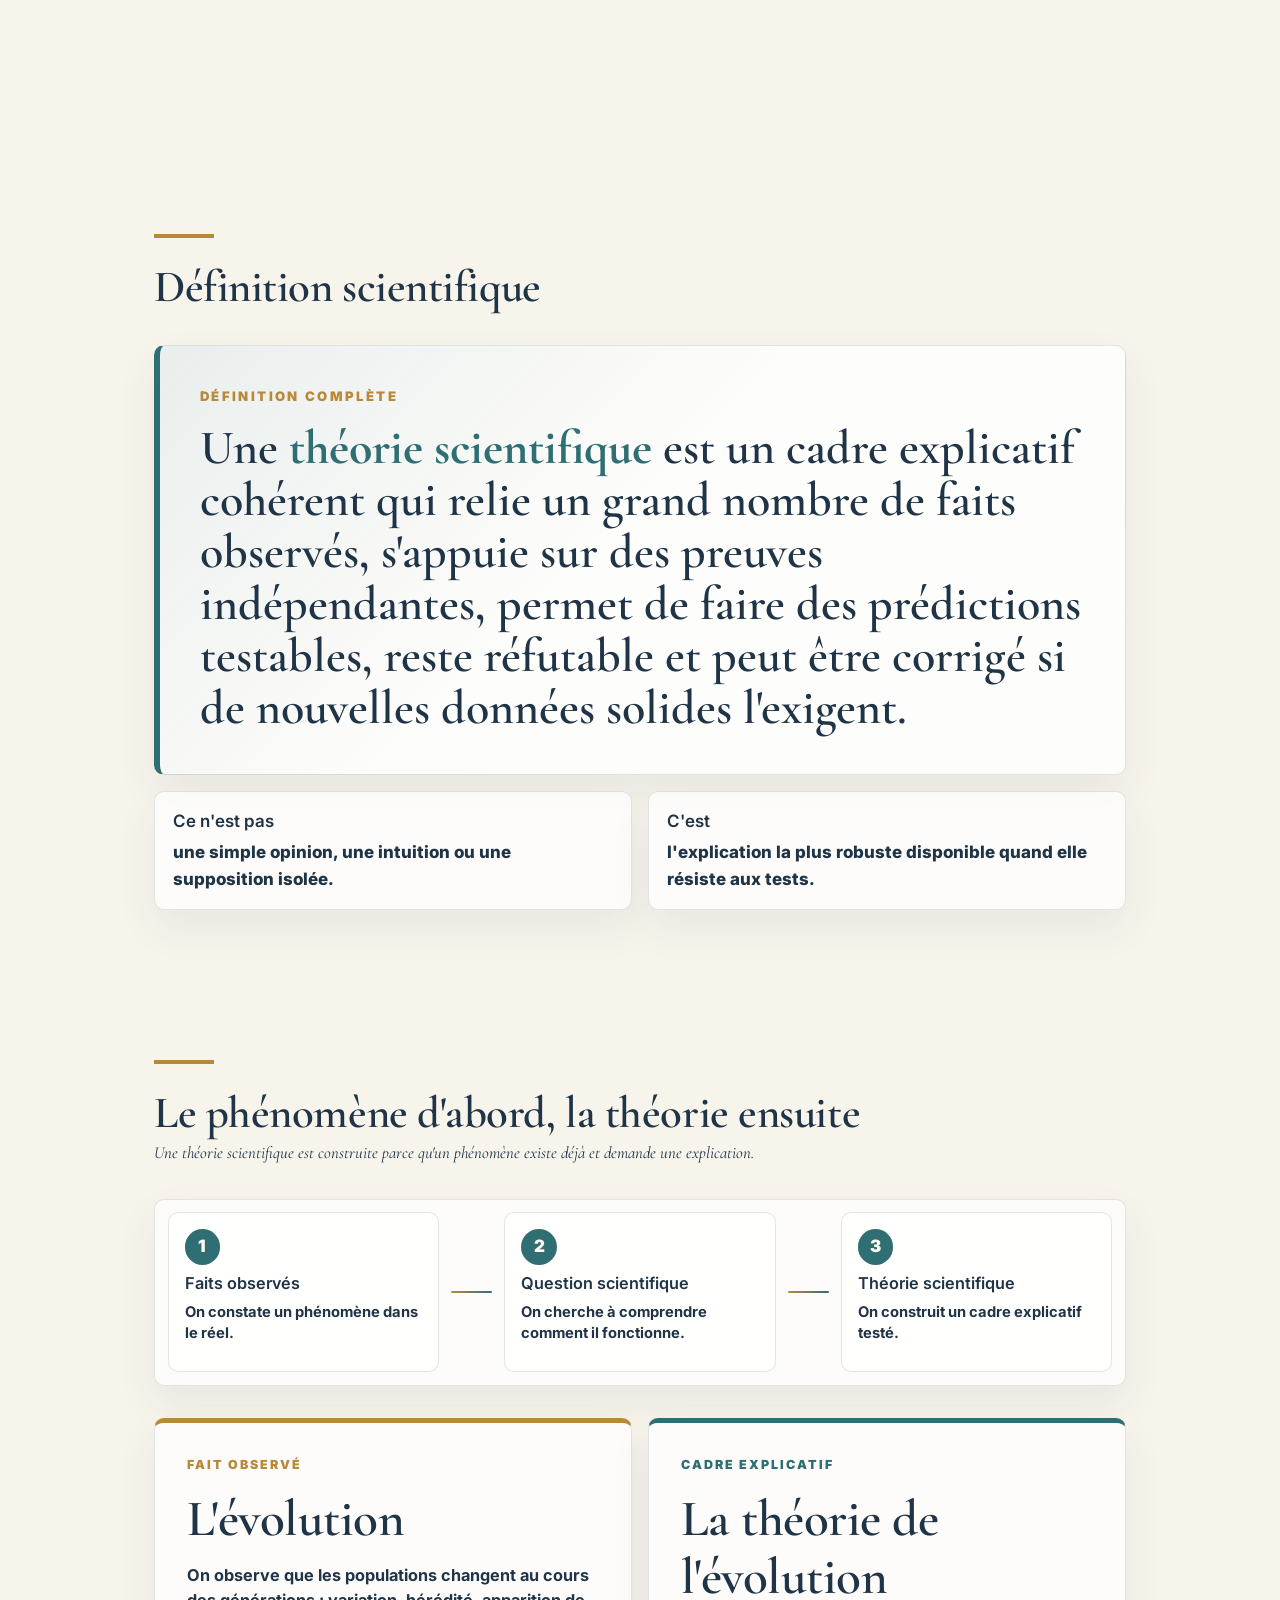
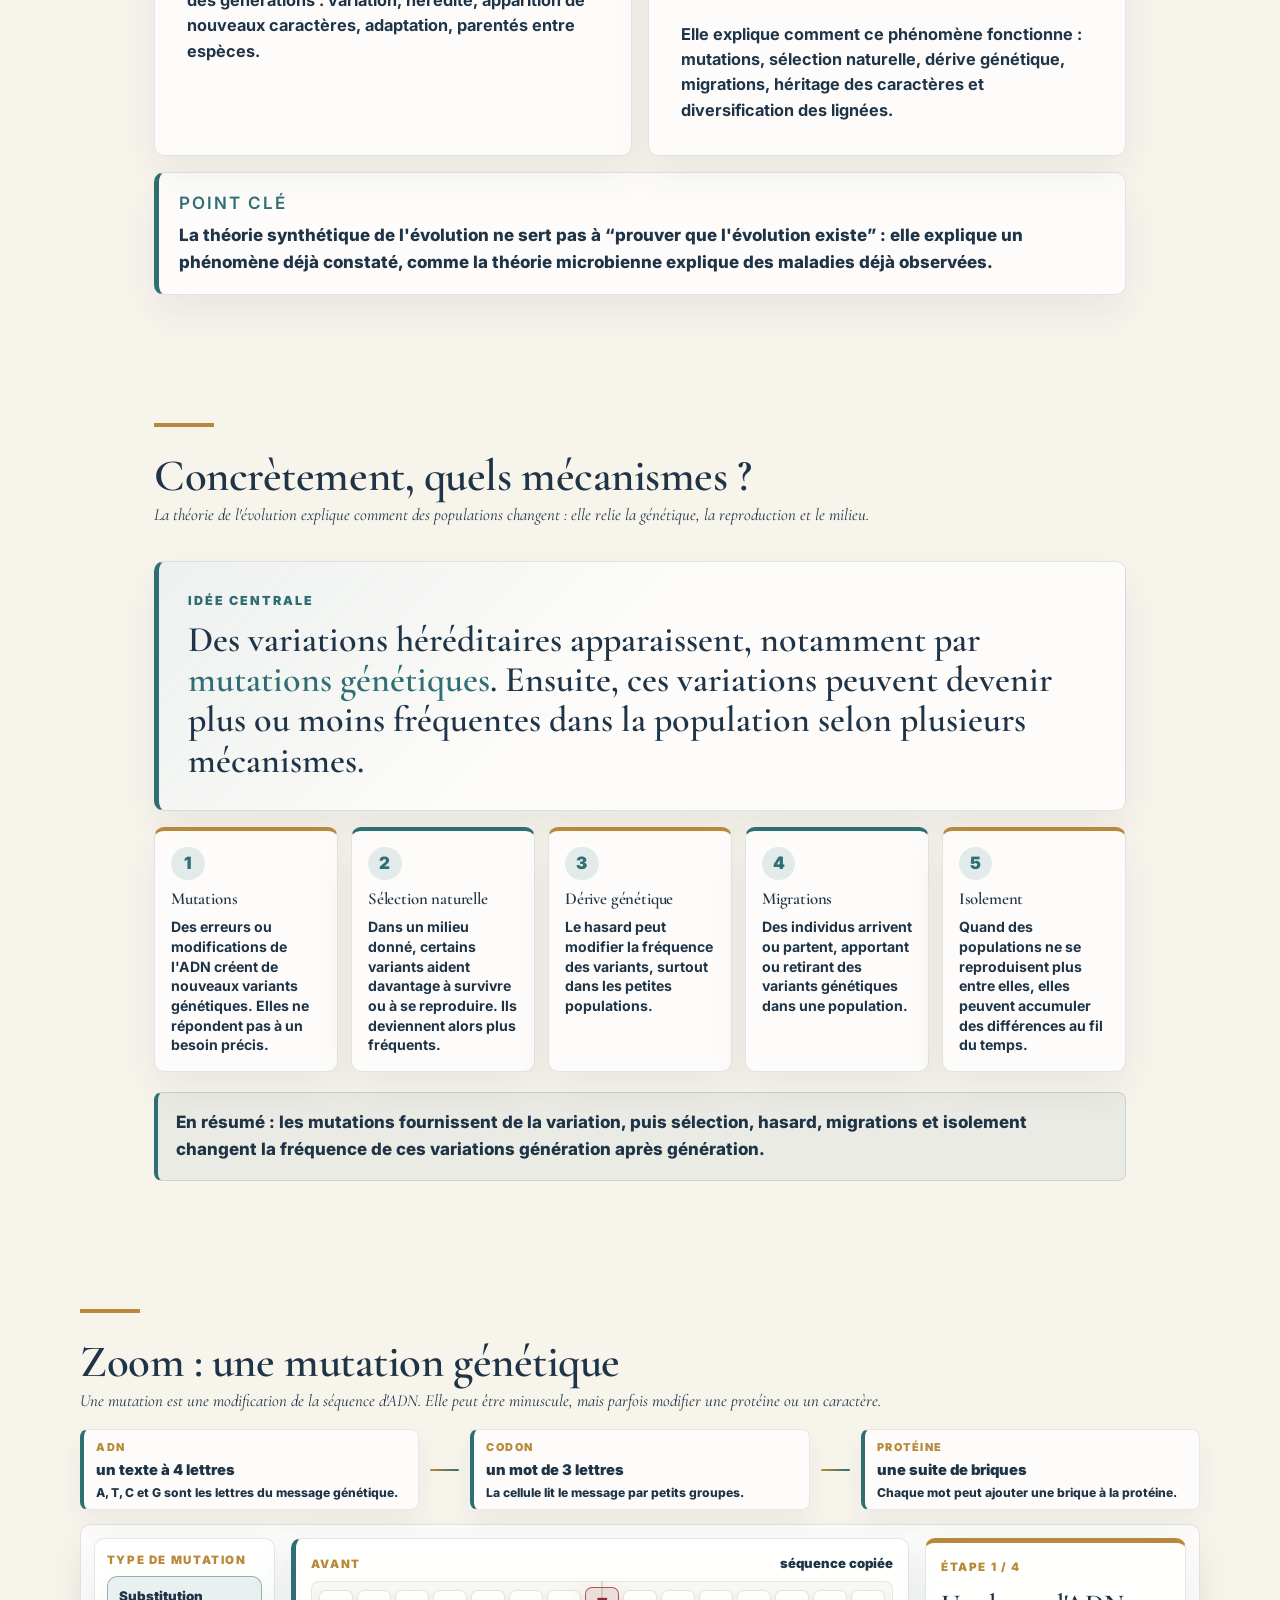
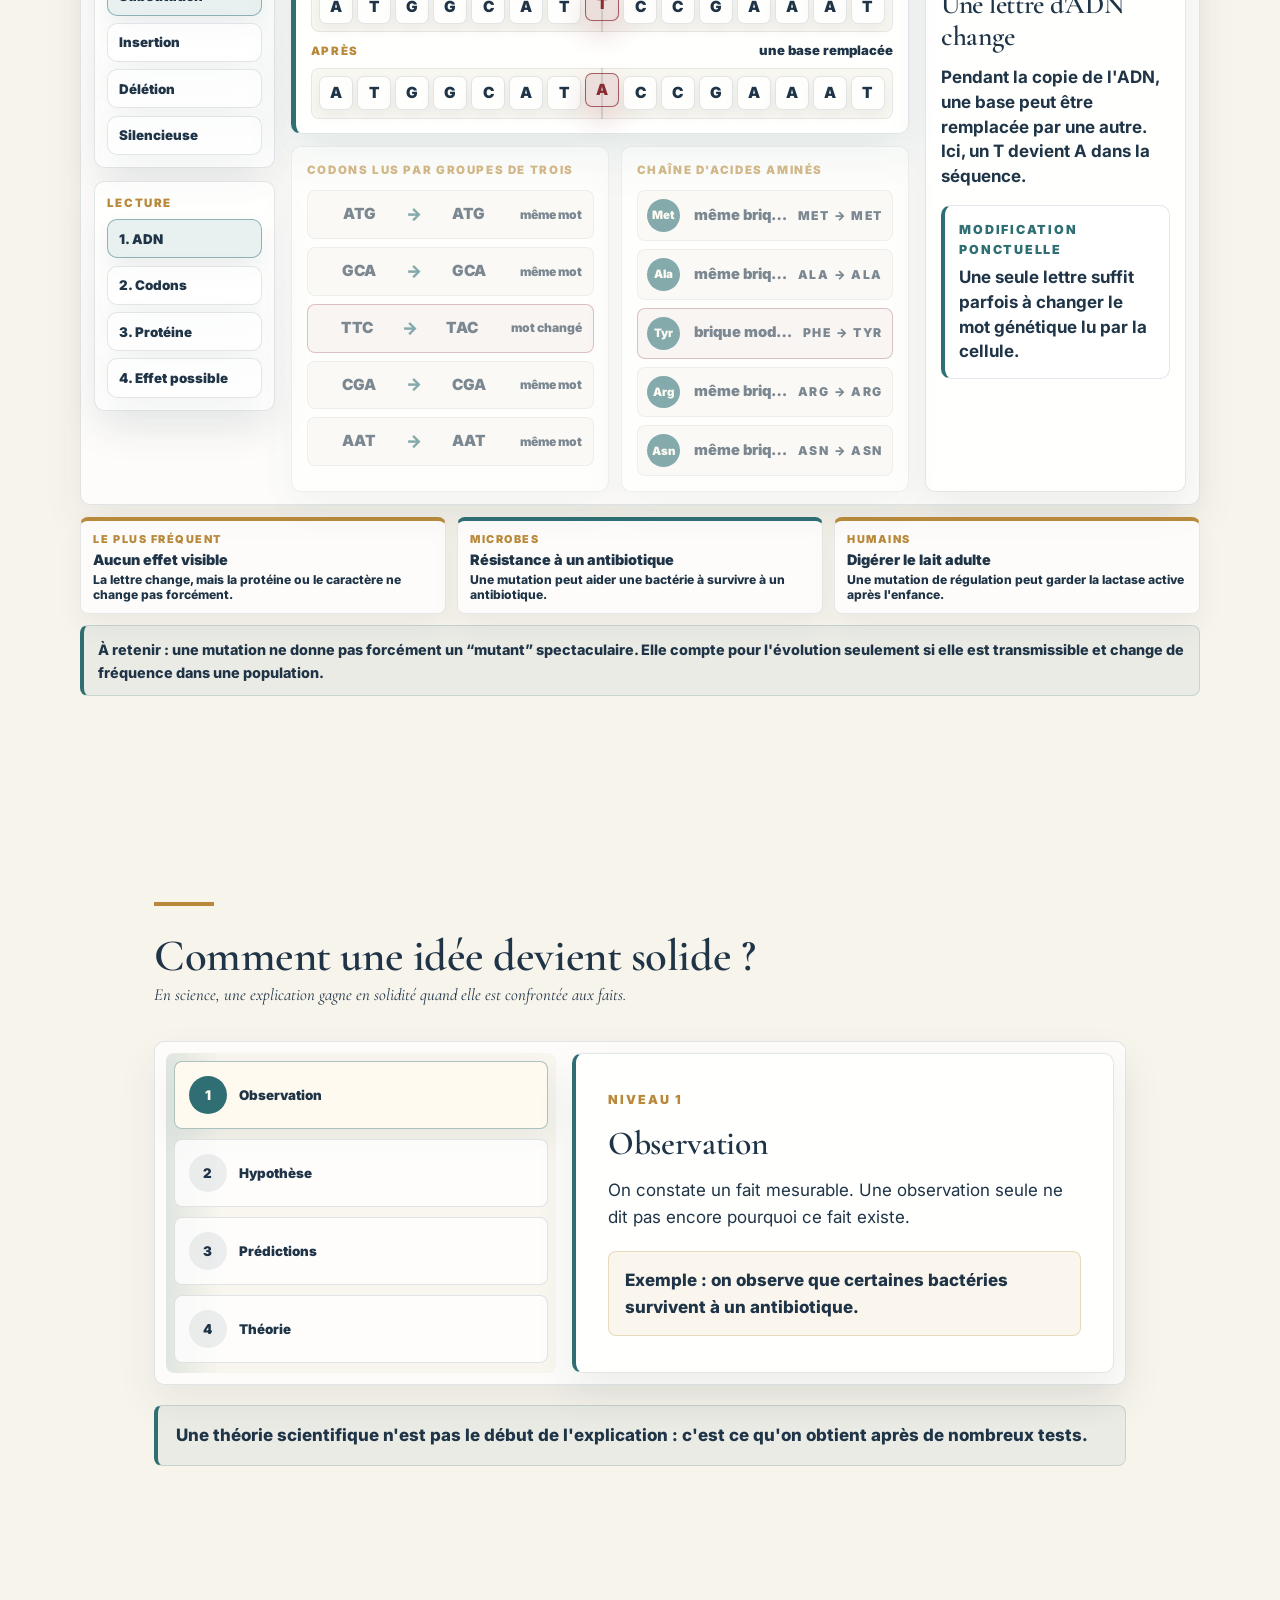
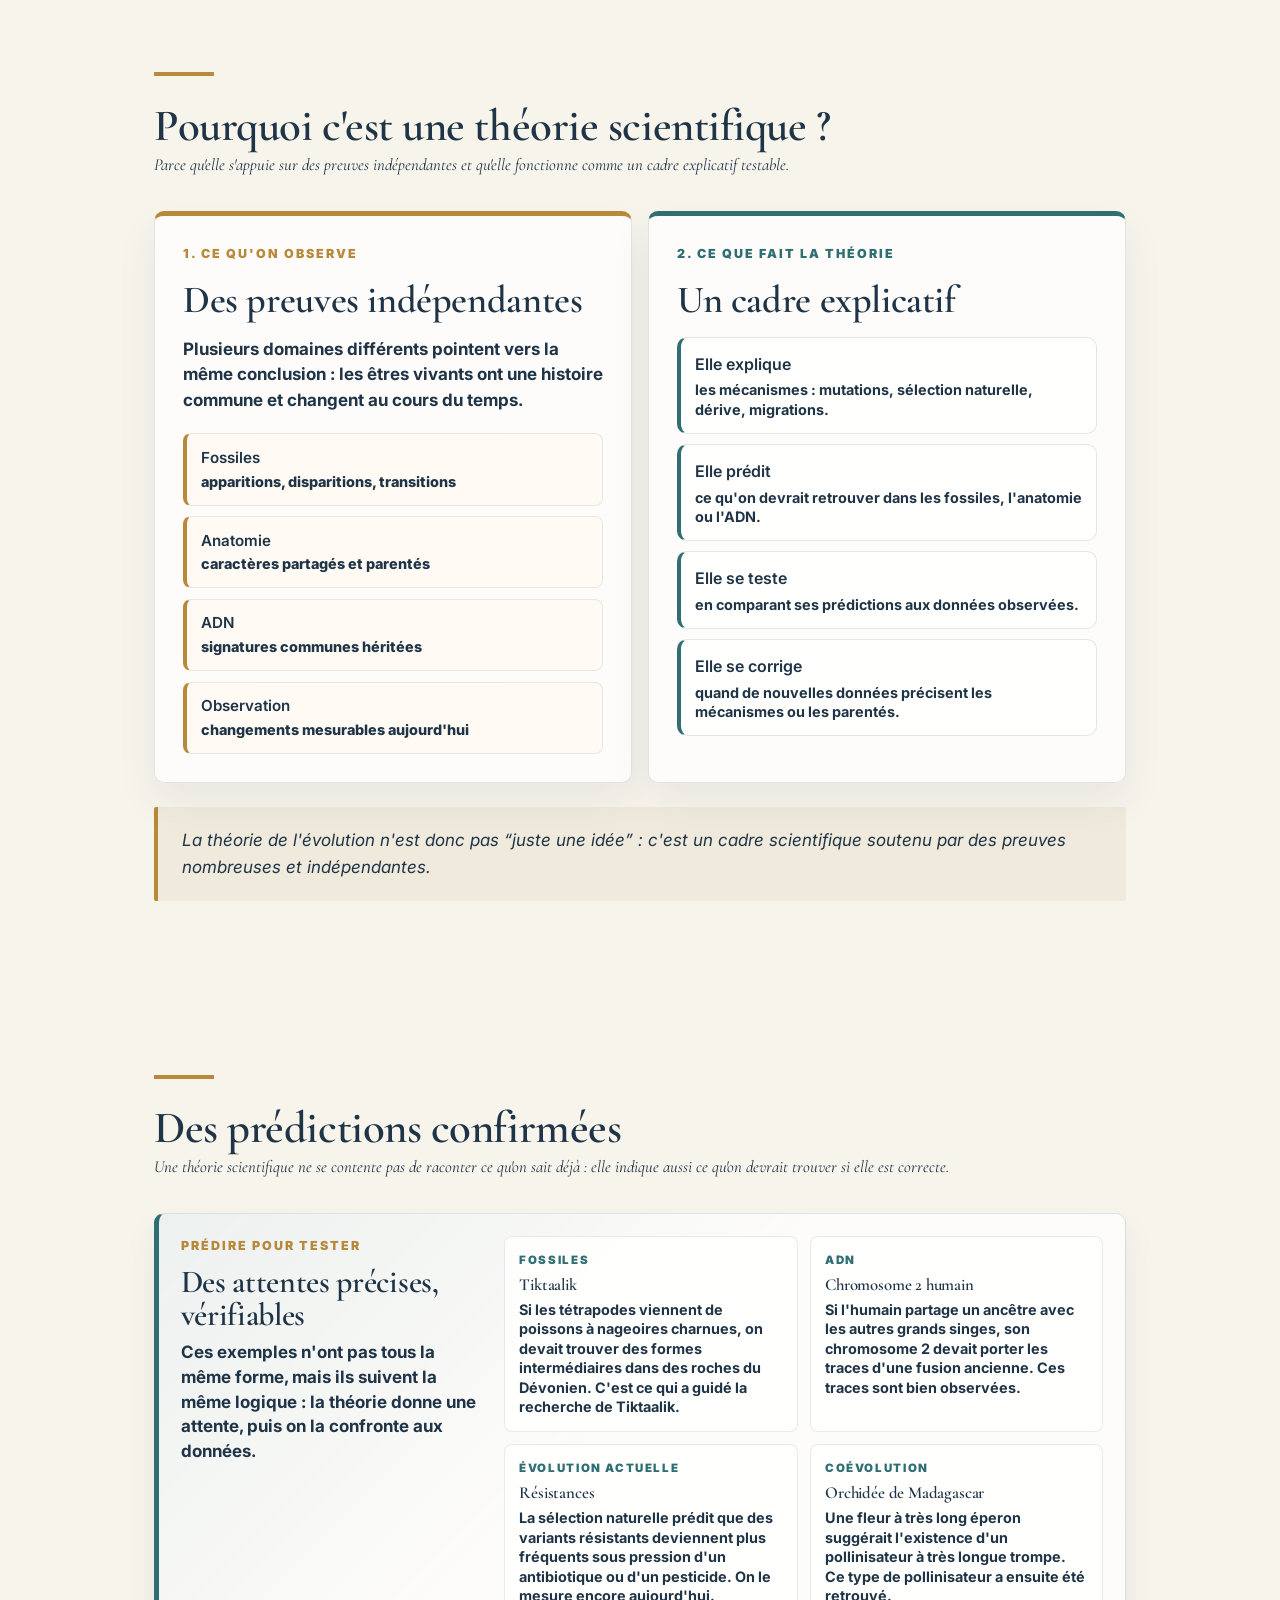
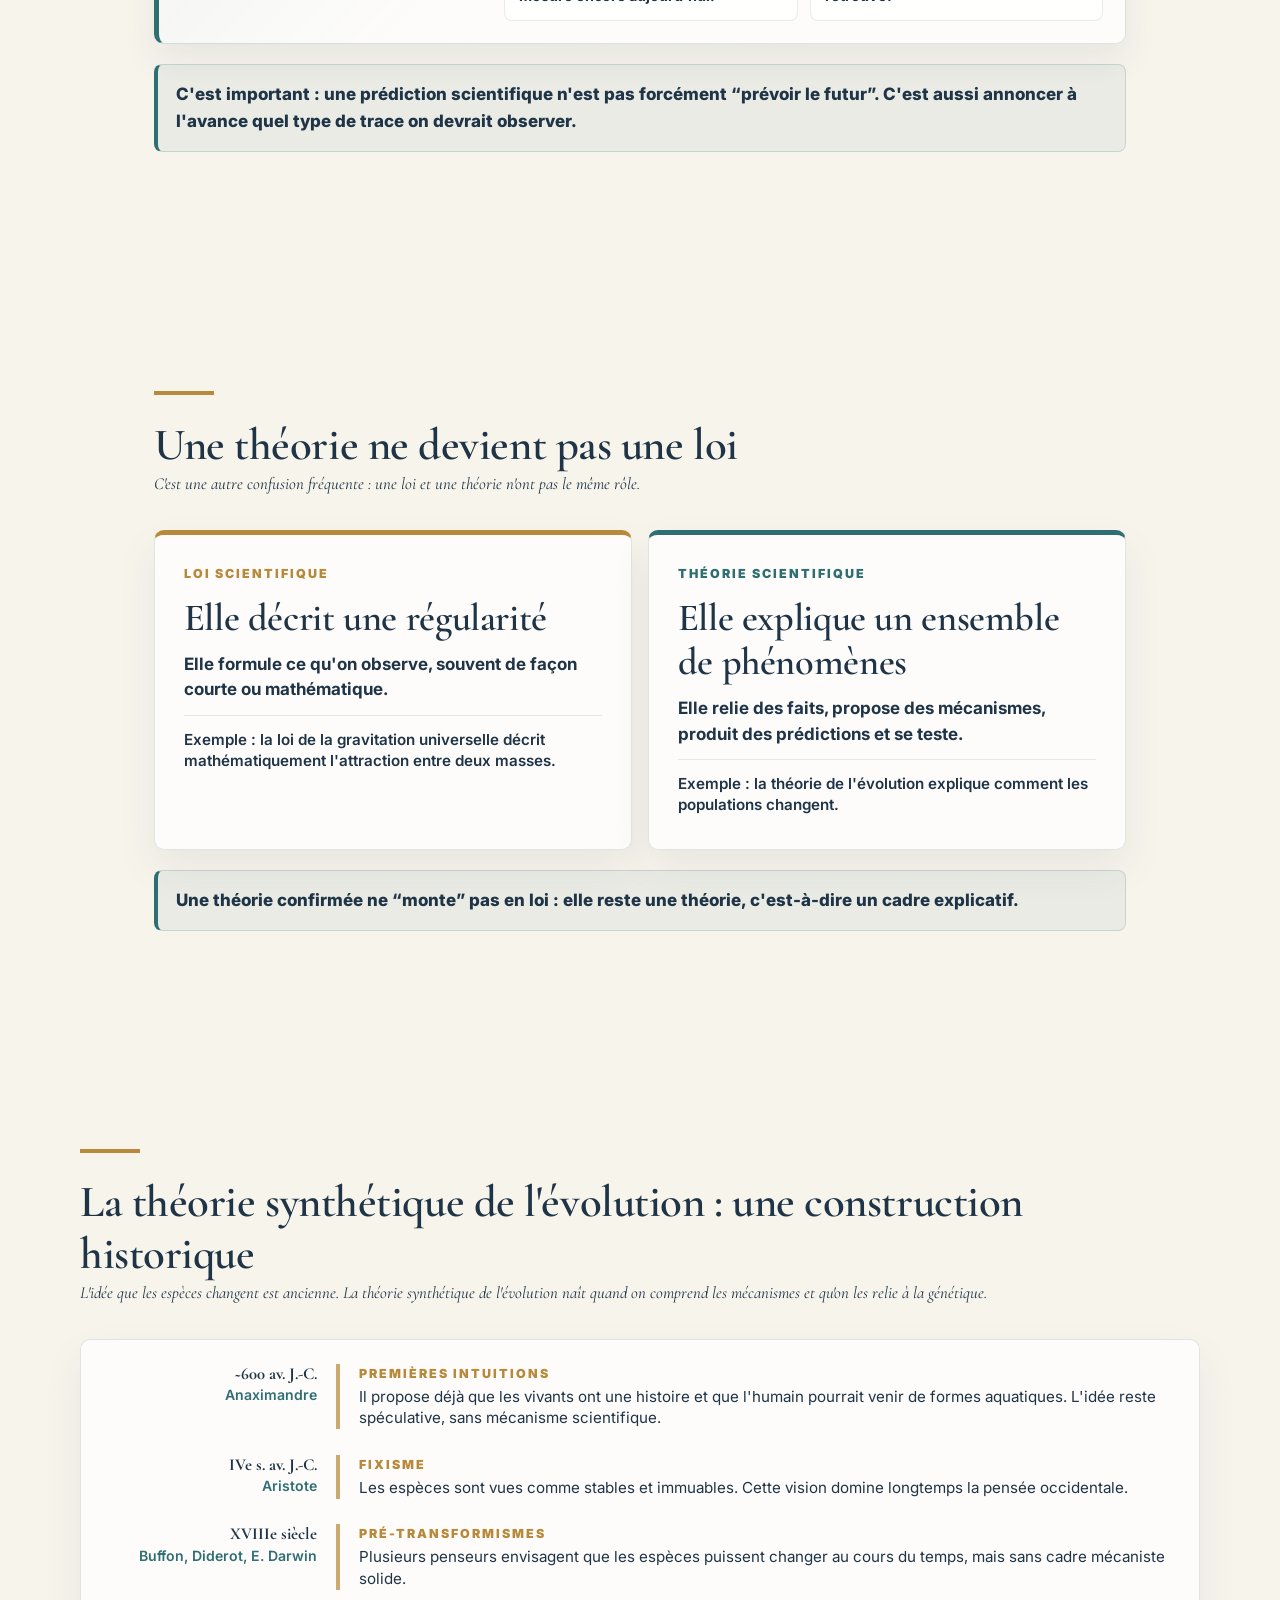
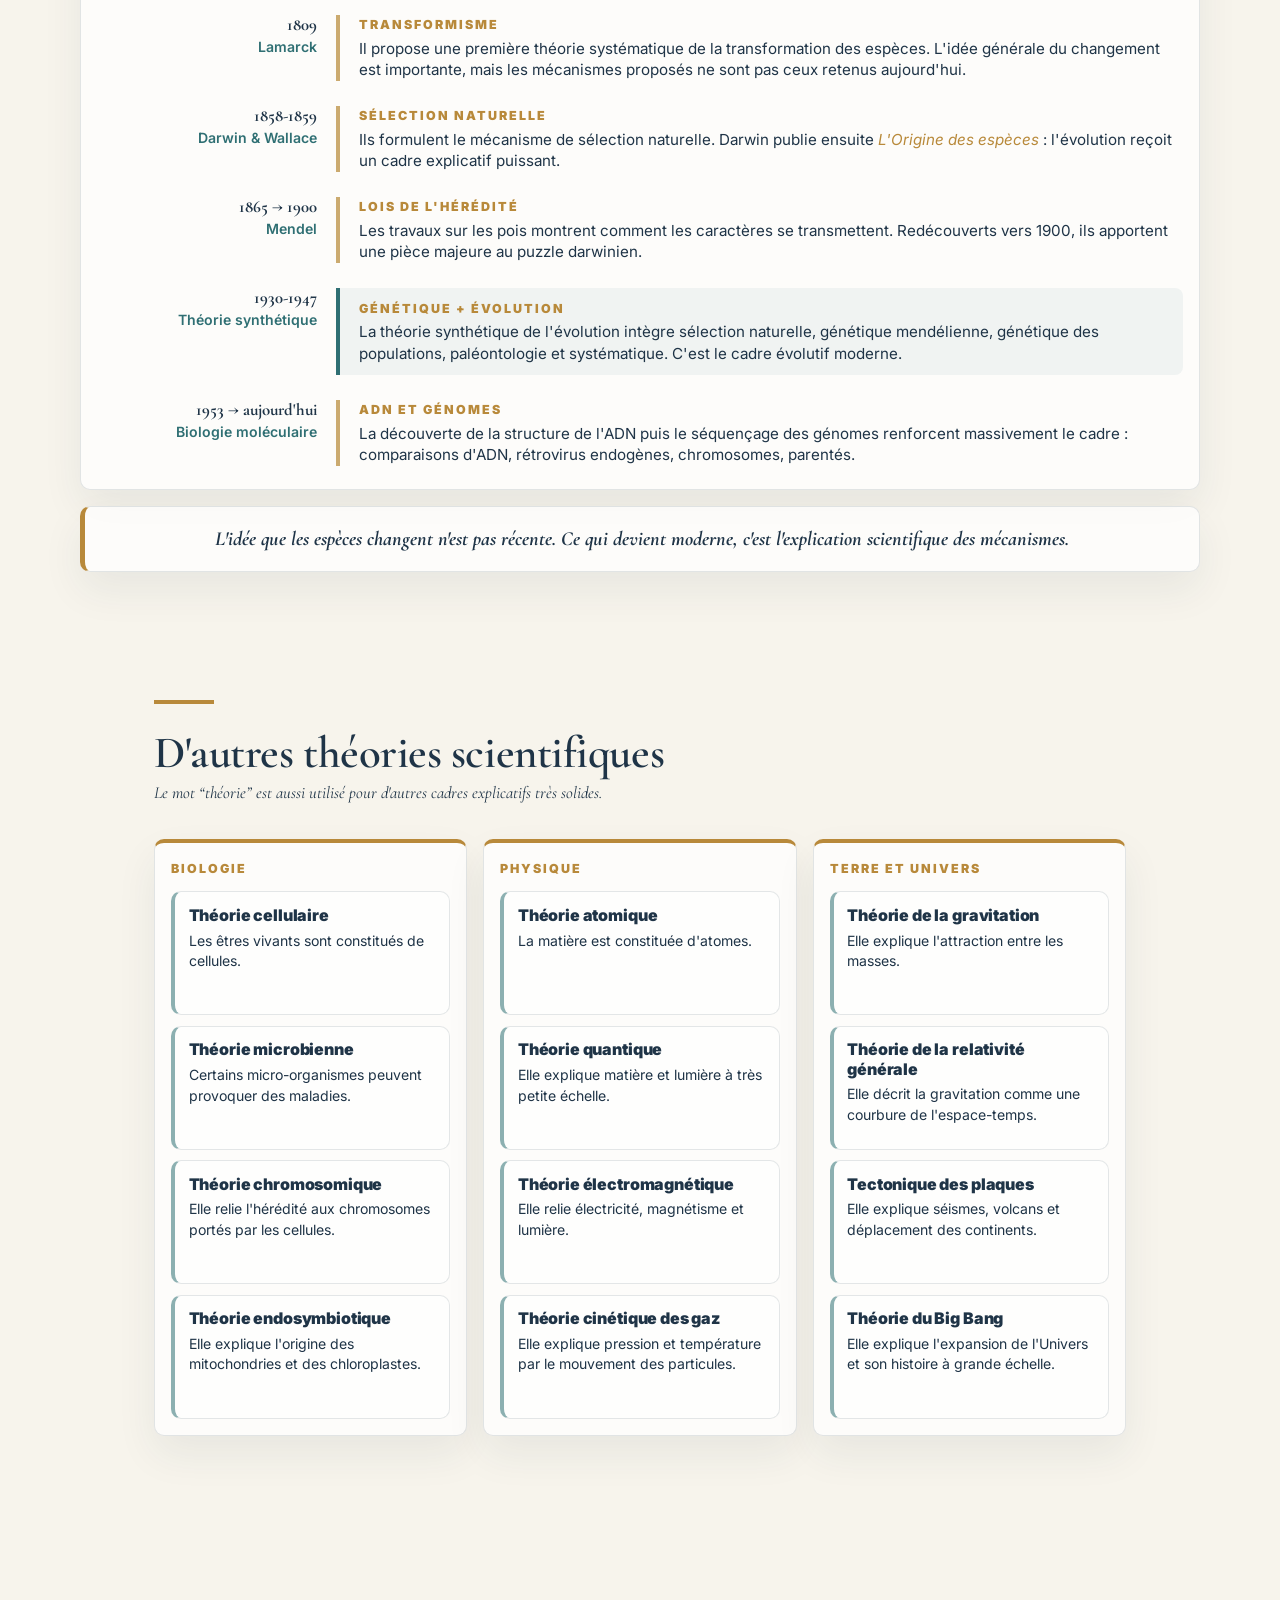
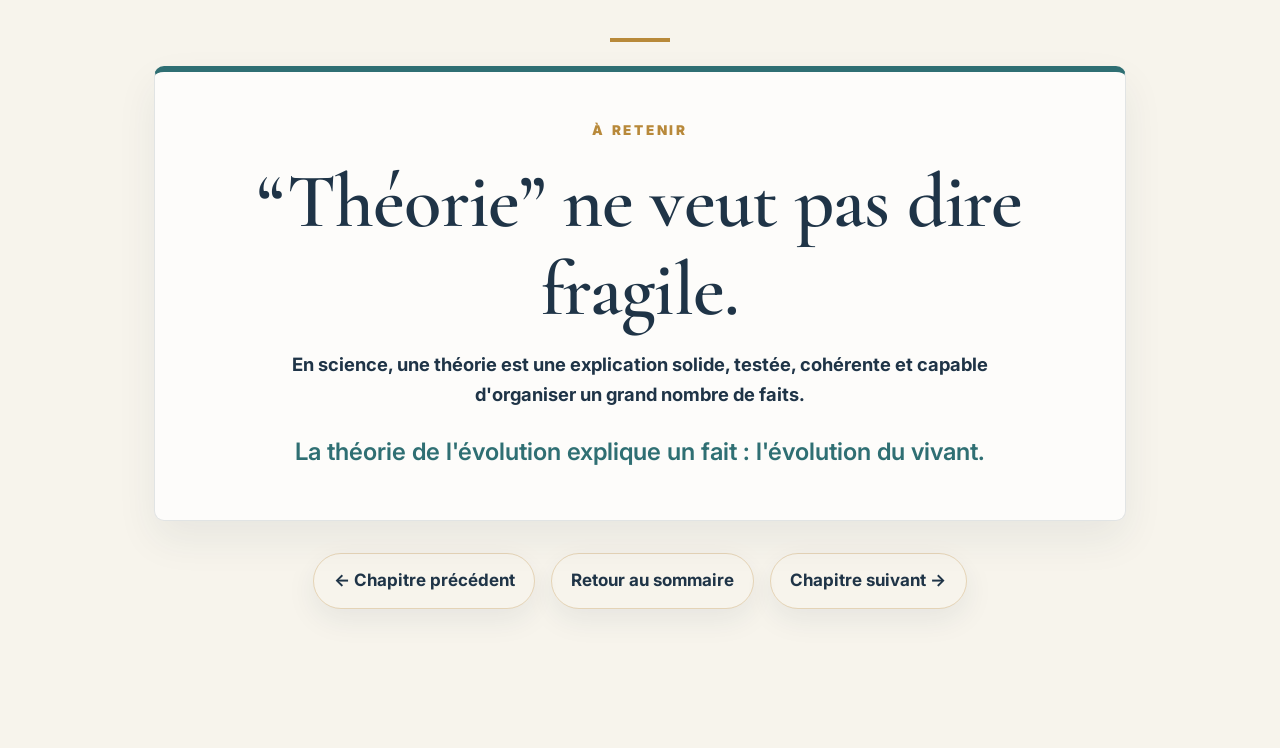
<file: chapitres/theorie.html>
﻿<!DOCTYPE html>
<html lang="fr">
<head>
  <meta charset="UTF-8" />
  <meta name="viewport" content="width=device-width, initial-scale=1.0" />

  <title>Une théorie scientifique — L'Évolution</title>

  <link rel="preconnect" href="https://fonts.googleapis.com" />
  <link rel="preconnect" href="https://fonts.gstatic.com" crossorigin />
  <link href="https://fonts.googleapis.com/css2?family=Cormorant+Garamond:ital,wght@0,400;0,500;0,600;0,700;1,400;1,500;1,600&family=Inter:wght@400;500;600;700&display=swap" rel="stylesheet" />

  <link rel="stylesheet" href="../styles/style.css" />
</head>

<body>

<header class="topbar">
  <div class="topbar-title">L'<em>Évolution</em> — théorie scientifique</div>

  <div class="topbar-controls">
    <a class="icon-btn" href="../index.html" aria-label="Retour à l'accueil" title="Retour à l'accueil">←</a>
    <button type="button" class="icon-btn search-icon-btn" id="schema-search-toggle" aria-label="Rechercher un schéma" title="Rechercher un schéma">
      <svg viewBox="0 0 24 24" fill="none" stroke="currentColor" stroke-width="2">
        <circle cx="11" cy="11" r="7" />
        <line x1="16.5" y1="16.5" x2="21" y2="21" />
      </svg>
    </button>
  </div>
</header>

<div class="progress-bar" id="progress-bar"></div>

<main class="slides">

  <section class="slide cover" id="intro">
    <div class="slide-inner">
      <div class="cover-eyebrow">Comprendre le mot “théorie”</div>

      <h1>
        « C'est juste<br />
        une <span class="accent">théorie</span> »
      </h1>

      <p class="cover-tagline">
        En science, une théorie n'est pas une simple supposition.
      </p>

      <div class="cover-key-equation">
        <div>
          <strong>Évolution</strong>
          <span>= phénomène observé</span>
        </div>
        <i aria-hidden="true"></i>
        <div>
          <strong>Théorie de l'évolution</strong>
          <span>= explication de ce phénomène</span>
        </div>
      </div>
    </div>
  </section>

  <section class="slide">
    <div class="slide-inner">
      <span class="section-marker"></span>

      <h2>Le même mot, deux sens</h2>

      <p class="subtitle">
        Le malentendu vient du langage courant : on utilise souvent “théorie” pour parler d'une simple idée.
      </p>

      <div class="theory-meaning-board">
        <article class="theory-meaning-card theory-meaning-casual">
          <span class="theory-label">Dans la vie courante</span>
          <h3>Une idée possible</h3>
          <p>
            “J'ai une théorie : il est en retard parce qu'il a raté son bus.”
          </p>
          <div class="theory-proof-meter" aria-label="Niveau de preuves faible">
            <span class="filled"></span>
            <span></span>
            <span></span>
            <span></span>
          </div>
          <strong>Peu de preuves : c'est une supposition.</strong>
        </article>

        <div class="theory-not-equal" aria-hidden="true">≠</div>

        <article class="theory-meaning-card theory-meaning-science">
          <span class="theory-label">En science</span>
          <h3>Une explication testée</h3>
          <p>
            Ce n'est pas une intuition : c'est une explication construite à partir de faits.
          </p>
          <div class="theory-proof-meter strong" aria-label="Niveau de preuves élevé">
            <span class="filled"></span>
            <span class="filled"></span>
            <span class="filled"></span>
            <span class="filled"></span>
          </div>
          <strong>Beaucoup de preuves : c'est un modèle scientifique solide.</strong>
        </article>
      </div>

      <div class="theory-plain-answer">
        Dire “ce n'est qu'une théorie” confond donc deux usages du même mot.
      </div>
    </div>
  </section>

  <section class="slide">
    <div class="slide-inner">
      <span class="section-marker"></span>

      <h2>Définition scientifique</h2>

      <div class="theory-definition-card">
        <span>Définition complète</span>
        <p>
          Une <strong>théorie scientifique</strong> est un cadre explicatif cohérent qui relie un grand nombre de faits observés, s'appuie sur des preuves indépendantes, permet de faire des prédictions testables, reste réfutable et peut être corrigé si de nouvelles données solides l'exigent.
        </p>
      </div>

      <div class="theory-definition-points">
        <div>
          <strong>Ce n'est pas</strong>
          une simple opinion, une intuition ou une supposition isolée.
        </div>
        <div>
          <strong>C'est</strong>
          l'explication la plus robuste disponible quand elle résiste aux tests.
        </div>
      </div>
    </div>
  </section>

  <section class="slide">
    <div class="slide-inner">
      <span class="section-marker"></span>

      <h2>Le phénomène d'abord, la théorie ensuite</h2>

      <p class="subtitle">
        Une théorie scientifique est construite parce qu'un phénomène existe déjà et demande une explication.
      </p>

      <div class="theory-flow" aria-label="Du fait observé à la théorie scientifique">
        <div>
          <span>1</span>
          <strong>Faits observés</strong>
          <p>On constate un phénomène dans le réel.</p>
        </div>
        <i aria-hidden="true"></i>
        <div>
          <span>2</span>
          <strong>Question scientifique</strong>
          <p>On cherche à comprendre comment il fonctionne.</p>
        </div>
        <i aria-hidden="true"></i>
        <div>
          <span>3</span>
          <strong>Théorie scientifique</strong>
          <p>On construit un cadre explicatif testé.</p>
        </div>
      </div>

      <div class="theory-fact-board">
        <article class="theory-fact-card">
          <span>Fait observé</span>
          <h3>L'évolution</h3>
          <p>
            On observe que les populations changent au cours des générations : variation, hérédité, apparition de nouveaux caractères, adaptation, parentés entre espèces.
          </p>
        </article>

        <article class="theory-fact-card theory-fact-card-model">
          <span>Cadre explicatif</span>
          <h3>La théorie de l'évolution</h3>
          <p>
            Elle explique comment ce phénomène fonctionne : mutations, sélection naturelle, dérive génétique, migrations, héritage des caractères et diversification des lignées.
          </p>
        </article>
      </div>

      <div class="theory-fact-conclusion">
        <strong>Point clé</strong>
        La théorie synthétique de l'évolution ne sert pas à “prouver que l'évolution existe” : elle explique un phénomène déjà constaté, comme la théorie microbienne explique des maladies déjà observées.
      </div>
    </div>
  </section>

  <section class="slide">
    <div class="slide-inner">
      <span class="section-marker"></span>

      <h2>Concrètement, quels mécanismes ?</h2>

      <p class="subtitle">
        La théorie de l'évolution explique comment des populations changent : elle relie la génétique, la reproduction et le milieu.
      </p>

      <div class="theory-mechanism-intro">
        <span>Idée centrale</span>
        <p>
          Des variations héréditaires apparaissent, notamment par <strong>mutations génétiques</strong>. Ensuite, ces variations peuvent devenir plus ou moins fréquentes dans la population selon plusieurs mécanismes.
        </p>
      </div>

      <div class="theory-mechanism-grid">
        <article>
          <span>1</span>
          <h3>Mutations</h3>
          <p>Des erreurs ou modifications de l'ADN créent de nouveaux variants génétiques. Elles ne répondent pas à un besoin précis.</p>
        </article>

        <article>
          <span>2</span>
          <h3>Sélection naturelle</h3>
          <p>Dans un milieu donné, certains variants aident davantage à survivre ou à se reproduire. Ils deviennent alors plus fréquents.</p>
        </article>

        <article>
          <span>3</span>
          <h3>Dérive génétique</h3>
          <p>Le hasard peut modifier la fréquence des variants, surtout dans les petites populations.</p>
        </article>

        <article>
          <span>4</span>
          <h3>Migrations</h3>
          <p>Des individus arrivent ou partent, apportant ou retirant des variants génétiques dans une population.</p>
        </article>

        <article>
          <span>5</span>
          <h3>Isolement</h3>
          <p>Quand des populations ne se reproduisent plus entre elles, elles peuvent accumuler des différences au fil du temps.</p>
        </article>
      </div>

      <div class="theory-plain-answer">
        En résumé : les mutations fournissent de la variation, puis sélection, hasard, migrations et isolement changent la fréquence de ces variations génération après génération.
      </div>
    </div>
  </section>

  <section class="slide mutation-slide" id="mutation-genetique">
    <div class="slide-inner">
      <span class="section-marker"></span>

      <h2>Zoom : une mutation génétique</h2>

      <p class="subtitle">
        Une mutation est une modification de la séquence d'ADN. Elle peut être minuscule, mais parfois modifier une protéine ou un caractère.
      </p>

      <div class="mutation-reading-guide" aria-label="Comment lire le schéma de mutation">
        <div>
          <span>ADN</span>
          <strong>un texte à 4 lettres</strong>
          <p>A, T, C et G sont les lettres du message génétique.</p>
        </div>
        <i aria-hidden="true"></i>
        <div>
          <span>Codon</span>
          <strong>un mot de 3 lettres</strong>
          <p>La cellule lit le message par petits groupes.</p>
        </div>
        <i aria-hidden="true"></i>
        <div>
          <span>Protéine</span>
          <strong>une suite de briques</strong>
          <p>Chaque mot peut ajouter une brique à la protéine.</p>
        </div>
      </div>

      <div class="mutation-lab" data-genetic-mutation>
        <aside class="mutation-controls" aria-label="Choisir un type de mutation">
          <div class="mutation-control-group">
            <span>Type de mutation</span>
            <button class="active" type="button" data-mutation-type="substitution" aria-pressed="true">
              Substitution
            </button>
            <button type="button" data-mutation-type="insertion" aria-pressed="false">
              Insertion
            </button>
            <button type="button" data-mutation-type="deletion" aria-pressed="false">
              Délétion
            </button>
            <button type="button" data-mutation-type="silent" aria-pressed="false">
              Silencieuse
            </button>
          </div>

          <div class="mutation-control-group">
            <span>Lecture</span>
            <button class="active" type="button" data-mutation-stage="dna" aria-pressed="true">
              1. ADN
            </button>
            <button type="button" data-mutation-stage="codon" aria-pressed="false">
              2. Codons
            </button>
            <button type="button" data-mutation-stage="protein" aria-pressed="false">
              3. Protéine
            </button>
            <button type="button" data-mutation-stage="effect" aria-pressed="false">
              4. Effet possible
            </button>
          </div>
        </aside>

        <section class="mutation-visual">
          <div class="mutation-dna-card">
            <div class="mutation-row-label">
              <span>Avant</span>
              <strong>séquence copiée</strong>
            </div>
            <div class="mutation-sequence" data-mutation-before aria-label="Séquence ADN avant mutation"></div>

            <div class="mutation-row-label">
              <span>Après</span>
              <strong data-mutation-kind>base remplacée</strong>
            </div>
            <div class="mutation-sequence" data-mutation-after aria-label="Séquence ADN après mutation"></div>
          </div>

          <div class="mutation-translation">
            <article>
              <span>Codons lus par groupes de trois</span>
              <div class="mutation-codons" data-mutation-codons></div>
            </article>

            <article>
              <span>Chaîne d'acides aminés</span>
              <div class="mutation-protein" data-mutation-protein></div>
            </article>
          </div>
        </section>

        <aside class="mutation-explain">
          <span class="mutation-panel-kicker" data-mutation-stage-label>Étape 1 / 4</span>
          <h3 data-mutation-title>Une lettre d'ADN change</h3>
          <p data-mutation-text>
            Pendant la copie de l'ADN, une base peut être remplacée par une autre. La cellule possède des systèmes de réparation, mais certaines modifications restent.
          </p>

          <div class="mutation-effect-card">
            <strong data-mutation-effect-title>Effet possible</strong>
            <p data-mutation-effect-text>
              Une mutation peut être neutre, défavorable ou avantageuse selon ce qu'elle modifie et selon le milieu.
            </p>
          </div>
        </aside>
      </div>

      <div class="mutation-real-examples" aria-label="Exemples réels de mutations génétiques">
        <article>
          <span>Le plus fréquent</span>
          <strong>Aucun effet visible</strong>
          <p>La lettre change, mais la protéine ou le caractère ne change pas forcément.</p>
        </article>

        <article>
          <span>Microbes</span>
          <strong>Résistance à un antibiotique</strong>
          <p>Une mutation peut aider une bactérie à survivre à un antibiotique.</p>
        </article>

        <article>
          <span>Humains</span>
          <strong>Digérer le lait adulte</strong>
          <p>Une mutation de régulation peut garder la lactase active après l'enfance.</p>
        </article>
      </div>

      <div class="theory-plain-answer">
        À retenir : une mutation ne donne pas forcément un “mutant” spectaculaire. Elle compte pour l'évolution seulement si elle est transmissible et change de fréquence dans une population.
      </div>
    </div>
  </section>

  <section class="slide">
    <div class="slide-inner">
      <span class="section-marker"></span>

      <h2>Comment une idée devient solide ?</h2>

      <p class="subtitle">
        En science, une explication gagne en solidité quand elle est confrontée aux faits.
      </p>

      <div class="theory-ladder" data-theory-ladder>
        <div class="theory-ladder-steps" aria-label="Étapes du raisonnement scientifique">
          <button class="theory-step active" type="button" data-theory-step="observation" aria-pressed="true">
            <span>1</span>
            Observation
          </button>
          <button class="theory-step" type="button" data-theory-step="hypothese" aria-pressed="false">
            <span>2</span>
            Hypothèse
          </button>
          <button class="theory-step" type="button" data-theory-step="prediction" aria-pressed="false">
            <span>3</span>
            Prédictions
          </button>
          <button class="theory-step" type="button" data-theory-step="theorie" aria-pressed="false">
            <span>4</span>
            Théorie
          </button>
        </div>

        <article class="theory-ladder-panel">
          <span class="theory-label" data-theory-label>Niveau 1</span>
          <h3 data-theory-title>Observation</h3>
          <p data-theory-text>
            On constate un fait mesurable. Une observation seule ne dit pas encore pourquoi ce fait existe.
          </p>
          <div class="theory-example" data-theory-example>
            Exemple : on observe que certaines bactéries survivent à un antibiotique.
          </div>
        </article>
      </div>

      <div class="theory-plain-answer">
        Une théorie scientifique n'est pas le début de l'explication : c'est ce qu'on obtient après de nombreux tests.
      </div>
    </div>
  </section>

  <section class="slide">
    <div class="slide-inner">
      <span class="section-marker"></span>

      <h2>Pourquoi c'est une théorie scientifique ?</h2>

      <p class="subtitle">
        Parce qu'elle s'appuie sur des preuves indépendantes et qu'elle fonctionne comme un cadre explicatif testable.
      </p>

      <div class="theory-science-board">
        <section class="theory-proof-panel">
          <span>1. Ce qu'on observe</span>
          <h3>Des preuves indépendantes</h3>
          <p>
            Plusieurs domaines différents pointent vers la même conclusion : les êtres vivants ont une histoire commune et changent au cours du temps.
          </p>

          <div class="theory-proof-list">
            <a href="fossiles.html"><strong>Fossiles</strong> apparitions, disparitions, transitions</a>
            <a href="humain-singes.html"><strong>Anatomie</strong> caractères partagés et parentés</a>
            <a href="retrovirus.html"><strong>ADN</strong> signatures communes héritées</a>
            <a href="evolution-observee.html"><strong>Observation</strong> changements mesurables aujourd'hui</a>
          </div>
        </section>

        <section class="theory-criteria-panel">
          <span>2. Ce que fait la théorie</span>
          <h3>Un cadre explicatif</h3>

          <div class="theory-criteria-list">
            <div>
              <strong>Elle explique</strong>
              <p>les mécanismes : mutations, sélection naturelle, dérive, migrations.</p>
            </div>
            <div>
              <strong>Elle prédit</strong>
              <p>ce qu'on devrait retrouver dans les fossiles, l'anatomie ou l'ADN.</p>
            </div>
            <div>
              <strong>Elle se teste</strong>
              <p>en comparant ses prédictions aux données observées.</p>
            </div>
            <div>
              <strong>Elle se corrige</strong>
              <p>quand de nouvelles données précisent les mécanismes ou les parentés.</p>
            </div>
          </div>
        </section>
      </div>

      <div class="callout">
        La théorie de l'évolution n'est donc pas “juste une idée” : c'est un cadre scientifique soutenu par des preuves nombreuses et indépendantes.
      </div>
    </div>
  </section>

  <section class="slide">
    <div class="slide-inner">
      <span class="section-marker"></span>

      <h2>Des prédictions confirmées</h2>

      <p class="subtitle">
        Une théorie scientifique ne se contente pas de raconter ce qu'on sait déjà : elle indique aussi ce qu'on devrait trouver si elle est correcte.
      </p>

      <div class="theory-predictions">
        <div class="theory-predictions-intro">
          <span class="theory-label">Prédire pour tester</span>
          <h3>Des attentes précises, vérifiables</h3>
          <p>
            Ces exemples n'ont pas tous la même forme, mais ils suivent la même logique : la théorie donne une attente, puis on la confronte aux données.
          </p>
        </div>

        <div class="theory-prediction-grid">
          <article class="theory-prediction-card">
            <span>Fossiles</span>
            <h4>Tiktaalik</h4>
            <p>
              Si les tétrapodes viennent de poissons à nageoires charnues, on devait trouver des formes intermédiaires dans des roches du Dévonien. C'est ce qui a guidé la recherche de Tiktaalik.
            </p>
          </article>

          <article class="theory-prediction-card">
            <span>ADN</span>
            <h4>Chromosome 2 humain</h4>
            <p>
              Si l'humain partage un ancêtre avec les autres grands singes, son chromosome 2 devait porter les traces d'une fusion ancienne. Ces traces sont bien observées.
            </p>
          </article>

          <article class="theory-prediction-card">
            <span>Évolution actuelle</span>
            <h4>Résistances</h4>
            <p>
              La sélection naturelle prédit que des variants résistants deviennent plus fréquents sous pression d'un antibiotique ou d'un pesticide. On le mesure encore aujourd'hui.
            </p>
          </article>

          <article class="theory-prediction-card">
            <span>Coévolution</span>
            <h4>Orchidée de Madagascar</h4>
            <p>
              Une fleur à très long éperon suggérait l'existence d'un pollinisateur à très longue trompe. Ce type de pollinisateur a ensuite été retrouvé.
            </p>
          </article>
        </div>
      </div>

      <div class="theory-plain-answer">
        C'est important : une prédiction scientifique n'est pas forcément “prévoir le futur”. C'est aussi annoncer à l'avance quel type de trace on devrait observer.
      </div>
    </div>
  </section>

  <section class="slide">
    <div class="slide-inner">
      <span class="section-marker"></span>

      <h2>Une théorie ne devient pas une loi</h2>

      <p class="subtitle">
        C'est une autre confusion fréquente : une loi et une théorie n'ont pas le même rôle.
      </p>

      <div class="theory-law-board">
        <article class="theory-law-card">
          <span>Loi scientifique</span>
          <h3>Elle décrit une régularité</h3>
          <p>
            Elle formule ce qu'on observe, souvent de façon courte ou mathématique.
          </p>
          <strong>Exemple : la loi de la gravitation universelle décrit mathématiquement l'attraction entre deux masses.</strong>
        </article>

        <article class="theory-law-card theory-law-card-model">
          <span>Théorie scientifique</span>
          <h3>Elle explique un ensemble de phénomènes</h3>
          <p>
            Elle relie des faits, propose des mécanismes, produit des prédictions et se teste.
          </p>
          <strong>Exemple : la théorie de l'évolution explique comment les populations changent.</strong>
        </article>
      </div>

      <div class="theory-plain-answer">
        Une théorie confirmée ne “monte” pas en loi : elle reste une théorie, c'est-à-dire un cadre explicatif.
      </div>
    </div>
  </section>

  <section class="slide theory-history-slide">
    <div class="slide-inner">
      <span class="section-marker"></span>

      <h2>La théorie synthétique de l'évolution : une construction historique</h2>

      <p class="subtitle">
        L'idée que les espèces changent est ancienne. La théorie synthétique de l'évolution naît quand on comprend les mécanismes et qu'on les relie à la génétique.
      </p>

      <div class="theory-history">
        <article class="theory-history-row">
          <div class="theory-history-date">~600 av. J.-C.<strong>Anaximandre</strong></div>
          <div>
            <span>Premières intuitions</span>
            <p>Il propose déjà que les vivants ont une histoire et que l'humain pourrait venir de formes aquatiques. L'idée reste spéculative, sans mécanisme scientifique.</p>
          </div>
        </article>

        <article class="theory-history-row">
          <div class="theory-history-date">IVe s. av. J.-C.<strong>Aristote</strong></div>
          <div>
            <span>Fixisme</span>
            <p>Les espèces sont vues comme stables et immuables. Cette vision domine longtemps la pensée occidentale.</p>
          </div>
        </article>

        <article class="theory-history-row">
          <div class="theory-history-date">XVIIIe siècle<strong>Buffon, Diderot, E. Darwin</strong></div>
          <div>
            <span>Pré-transformismes</span>
            <p>Plusieurs penseurs envisagent que les espèces puissent changer au cours du temps, mais sans cadre mécaniste solide.</p>
          </div>
        </article>

        <article class="theory-history-row">
          <div class="theory-history-date">1809<strong>Lamarck</strong></div>
          <div>
            <span>Transformisme</span>
            <p>Il propose une première théorie systématique de la transformation des espèces. L'idée générale du changement est importante, mais les mécanismes proposés ne sont pas ceux retenus aujourd'hui.</p>
          </div>
        </article>

        <article class="theory-history-row">
          <div class="theory-history-date">1858-1859<strong>Darwin & Wallace</strong></div>
          <div>
            <span>Sélection naturelle</span>
            <p>Ils formulent le mécanisme de sélection naturelle. Darwin publie ensuite <em>L'Origine des espèces</em> : l'évolution reçoit un cadre explicatif puissant.</p>
          </div>
        </article>

        <article class="theory-history-row">
          <div class="theory-history-date">1865 → 1900<strong>Mendel</strong></div>
          <div>
            <span>Lois de l'hérédité</span>
            <p>Les travaux sur les pois montrent comment les caractères se transmettent. Redécouverts vers 1900, ils apportent une pièce majeure au puzzle darwinien.</p>
          </div>
        </article>

        <article class="theory-history-row theory-history-row-highlight">
          <div class="theory-history-date">1930-1947<strong>Théorie synthétique</strong></div>
          <div>
            <span>Génétique + évolution</span>
            <p>La théorie synthétique de l'évolution intègre sélection naturelle, génétique mendélienne, génétique des populations, paléontologie et systématique. C'est le cadre évolutif moderne.</p>
          </div>
        </article>

        <article class="theory-history-row">
          <div class="theory-history-date">1953 → aujourd'hui<strong>Biologie moléculaire</strong></div>
          <div>
            <span>ADN et génomes</span>
            <p>La découverte de la structure de l'ADN puis le séquençage des génomes renforcent massivement le cadre : comparaisons d'ADN, rétrovirus endogènes, chromosomes, parentés.</p>
          </div>
        </article>
      </div>

      <div class="theory-history-note">
        L'idée que les espèces changent n'est pas récente. Ce qui devient moderne, c'est l'explication scientifique des mécanismes.
      </div>
    </div>
  </section>

  <section class="slide">
    <div class="slide-inner">
      <span class="section-marker"></span>

      <h2>D'autres théories scientifiques</h2>

      <p class="subtitle">
        Le mot “théorie” est aussi utilisé pour d'autres cadres explicatifs très solides.
      </p>

      <div class="theory-examples-grid">
        <section class="theory-example-domain">
          <span>Biologie</span>
          <div class="theory-domain-list">
            <article class="theory-example-card">
              <h3>Théorie cellulaire</h3>
              <p>Les êtres vivants sont constitués de cellules.</p>
            </article>

            <article class="theory-example-card">
              <h3>Théorie microbienne</h3>
              <p>Certains micro-organismes peuvent provoquer des maladies.</p>
            </article>

            <article class="theory-example-card">
              <h3>Théorie chromosomique</h3>
              <p>Elle relie l'hérédité aux chromosomes portés par les cellules.</p>
            </article>

            <article class="theory-example-card">
              <h3>Théorie endosymbiotique</h3>
              <p>Elle explique l'origine des mitochondries et des chloroplastes.</p>
            </article>
          </div>
        </section>

        <section class="theory-example-domain">
          <span>Physique</span>
          <div class="theory-domain-list">
            <article class="theory-example-card">
              <h3>Théorie atomique</h3>
              <p>La matière est constituée d'atomes.</p>
            </article>

            <article class="theory-example-card">
              <h3>Théorie quantique</h3>
              <p>Elle explique matière et lumière à très petite échelle.</p>
            </article>

            <article class="theory-example-card">
              <h3>Théorie électromagnétique</h3>
              <p>Elle relie électricité, magnétisme et lumière.</p>
            </article>

            <article class="theory-example-card">
              <h3>Théorie cinétique des gaz</h3>
              <p>Elle explique pression et température par le mouvement des particules.</p>
            </article>
          </div>
        </section>

        <section class="theory-example-domain">
          <span>Terre et Univers</span>
          <div class="theory-domain-list">
            <article class="theory-example-card">
              <h3>Théorie de la gravitation</h3>
              <p>Elle explique l'attraction entre les masses.</p>
            </article>

            <article class="theory-example-card">
              <h3>Théorie de la relativité générale</h3>
              <p>Elle décrit la gravitation comme une courbure de l'espace-temps.</p>
            </article>

            <article class="theory-example-card">
              <h3>Tectonique des plaques</h3>
              <p>Elle explique séismes, volcans et déplacement des continents.</p>
            </article>

            <article class="theory-example-card">
              <h3>Théorie du Big Bang</h3>
              <p>Elle explique l'expansion de l'Univers et son histoire à grande échelle.</p>
            </article>
          </div>
        </section>
      </div>
    </div>
  </section>

  <section class="slide theory-closing-slide">
    <div class="slide-inner">
      <span class="section-marker"></span>

      <div class="theory-punchline">
        <span>À retenir</span>
        <h2>“Théorie” ne veut pas dire fragile.</h2>
        <p>
          En science, une théorie est une explication solide, testée, cohérente et capable d'organiser un grand nombre de faits.
        </p>
        <strong>La théorie de l'évolution explique un fait : l'évolution du vivant.</strong>
      </div>

      <div class="chapter-actions">
        <a class="action-link" href="avant-tout.html">← Chapitre précédent</a>
        <a class="action-link" href="../index.html">Retour au sommaire</a>
        <a class="action-link" href="evolution-observee.html">Chapitre suivant →</a>
      </div>
    </div>
  </section>

</main>

<script src="../scripts/site.js" defer></script>
</body>
</html>
</file>
<file: styles/style.css>
:root {
  --bg: #f7f4ec;
  --bg-soft: #efeadc;
  --ink: #1f3447;
  --ink-soft: #455a6e;
  --gold: #b8893a;
  --gold-soft: #d4a85a;
  --accent-red: #8a2c33;
  --accent-green: #4a7c59;
  --line: #d8d0bb;
  --shadow: rgba(31, 52, 71, 0.08);
  --shadow-strong: rgba(31, 52, 71, 0.18);

  --font-display: "Cormorant Garamond", Georgia, serif;
  --font-body: "Inter", -apple-system, BlinkMacSystemFont, "Helvetica Neue", sans-serif;

  --max-width: 1100px;
  --slide-padding: clamp(1.5rem, 5vw, 4rem);
  --transition: 0.45s cubic-bezier(0.22, 1, 0.36, 1);
}

* {
  box-sizing: border-box;
  margin: 0;
  padding: 0;
}

html {
  scroll-behavior: smooth;
}

body {
  font-family: var(--font-body);
  background: var(--bg);
  color: var(--ink);
  line-height: 1.6;
  font-size: 17px;
  transition: background var(--transition), color var(--transition);
  overflow-x: hidden;
}

body::before {
  content: "";
  position: fixed;
  inset: 0;
  pointer-events: none;
  z-index: 1;
  opacity: 0.4;
  background-image: url("data:image/svg+xml;utf8,<svg xmlns='http://www.w3.org/2000/svg' width='200' height='200'><filter id='n'><feTurbulence type='fractalNoise' baseFrequency='0.85' numOctaves='2' stitchTiles='stitch'/><feColorMatrix values='0 0 0 0 0  0 0 0 0 0  0 0 0 0 0  0 0 0 0.04 0'/></filter><rect width='100%25' height='100%25' filter='url(%23n)'/></svg>");
  mix-blend-mode: multiply;
}

h1,
h2,
h3,
h4 {
  font-family: var(--font-display);
  font-weight: 600;
  color: var(--ink);
  line-height: 1.15;
  letter-spacing: -0.01em;
}

h1 {
  font-size: clamp(2.2rem, 5vw, 4rem);
}

h2 {
  font-size: clamp(1.8rem, 4vw, 2.8rem);
}

h3 {
  font-size: clamp(1.2rem, 2.5vw, 1.6rem);
}

p {
  margin-bottom: 1rem;
}

strong {
  color: var(--ink);
  font-weight: 600;
}

em {
  color: var(--gold);
  font-style: italic;
}

.subtitle {
  font-style: italic;
  color: var(--ink-soft);
  font-size: 1.05rem;
  margin-bottom: 2rem;
  font-family: var(--font-display);
}

.section-marker {
  display: inline-block;
  height: 4px;
  width: 60px;
  background: var(--gold);
  margin-bottom: 1rem;
}

/* Barre du haut */

.topbar {
  position: fixed;
  top: 0;
  left: 0;
  right: 0;
  z-index: 100;
  background: color-mix(in srgb, var(--bg) 85%, transparent);
  backdrop-filter: blur(12px);
  -webkit-backdrop-filter: blur(12px);
  border-bottom: 1px solid var(--line);
  padding: 0.2rem 0.9rem;
  display: flex;
  justify-content: space-between;
  align-items: center;
  gap: 1rem;
}

.topbar-title {
  font-family: var(--font-display);
  font-size: 1.05rem;
  font-weight: 600;
  letter-spacing: 0.02em;
}

.topbar-title em {
  color: var(--gold);
  font-style: italic;
}

.topbar-controls {
  display: flex;
  gap: 0.5rem;
  align-items: center;
}

.icon-btn {
  background: transparent;
  border: 1px solid var(--line);
  color: var(--ink);
  width: 30px;
  height: 30px;
  border-radius: 50%;
  cursor: pointer;
  display: grid;
  place-items: center;
  transition: all 0.25s ease;
}

.icon-btn:hover {
  background: var(--ink);
  color: var(--bg);
  border-color: var(--ink);
  transform: scale(1.05);
}

.icon-btn svg {
  width: 14px;
  height: 14px;
}

body.search-open {
  overflow: hidden;
}

.schema-search-overlay {
  position: fixed;
  inset: 0;
  z-index: 260;
  display: grid;
  place-items: start center;
  padding: clamp(4.5rem, 10vh, 7rem) 1rem 1rem;
  background: rgba(31, 52, 71, 0.2);
  backdrop-filter: blur(8px);
  -webkit-backdrop-filter: blur(8px);
  opacity: 0;
  pointer-events: none;
  transition: opacity 0.2s ease;
}

.schema-search-overlay.open {
  opacity: 1;
  pointer-events: auto;
}

.schema-search-panel {
  width: min(760px, 100%);
  max-height: min(78vh, 720px);
  overflow: hidden;
  display: grid;
  grid-template-rows: auto auto 1fr;
  gap: 1rem;
  padding: clamp(1rem, 3vw, 1.35rem);
  background: color-mix(in srgb, var(--bg) 96%, white);
  border: 1px solid var(--line);
  border-radius: 8px;
  box-shadow: 0 26px 70px var(--shadow-strong);
}

.schema-search-head {
  display: flex;
  justify-content: space-between;
  gap: 1rem;
  align-items: flex-start;
}

.schema-search-head span,
.schema-search-result span {
  display: block;
  color: var(--gold);
  font-size: 0.72rem;
  font-weight: 700;
  text-transform: uppercase;
  letter-spacing: 0.16em;
}

.schema-search-head h2 {
  font-size: clamp(1.8rem, 4vw, 2.5rem);
  margin-top: 0.2rem;
}

.schema-search-close {
  width: 34px;
  height: 34px;
  border-radius: 50%;
  border: 1px solid var(--line);
  background: var(--bg);
  color: var(--ink);
  cursor: pointer;
  font-size: 1.45rem;
  line-height: 1;
}

.schema-search-input {
  width: 100%;
  border: 1px solid var(--line);
  border-left: 4px solid var(--accent-green);
  border-radius: 8px;
  background: white;
  color: var(--ink);
  padding: 0.95rem 1rem;
  font: inherit;
  font-weight: 600;
  outline: none;
}

.schema-search-input:focus {
  border-color: color-mix(in srgb, var(--accent-green) 70%, var(--line));
  box-shadow: 0 0 0 4px rgba(74, 124, 89, 0.14);
}

.schema-search-results {
  display: grid;
  gap: 0.7rem;
  overflow-y: auto;
  padding-right: 0.15rem;
}

.schema-search-result {
  display: grid;
  gap: 0.25rem;
  padding: 0.9rem 1rem;
  border: 1px solid var(--line);
  border-left: 4px solid var(--gold);
  border-radius: 8px;
  background: color-mix(in srgb, white 82%, var(--bg-soft));
  color: var(--ink);
  text-decoration: none;
  transition: transform 0.2s ease, border-color 0.2s ease, box-shadow 0.2s ease;
}

.schema-search-result:hover,
.schema-search-result:focus-visible {
  transform: translateY(-2px);
  border-color: color-mix(in srgb, var(--gold) 70%, var(--line));
  box-shadow: 0 10px 30px var(--shadow);
  outline: none;
}

.schema-search-result strong {
  font-family: var(--font-display);
  font-size: 1.35rem;
  line-height: 1.1;
}

.schema-search-result p,
.schema-search-empty {
  margin: 0;
  color: var(--ink-soft);
  font-size: 0.95rem;
}

.schema-search-empty {
  padding: 1rem;
  border: 1px dashed var(--line);
  border-radius: 8px;
  background: rgba(255, 255, 255, 0.6);
}

.progress-bar {
  position: fixed;
  top: 46px;
  left: 0;
  height: 2px;
  background: var(--gold);
  width: 0%;
  z-index: 99;
  transition: width 0.3s ease;
}

/* Menu latéral */

.chapter-nav {
  position: fixed;
  top: 0;
  right: 0;
  bottom: 0;
  width: min(360px, 85vw);
  background: var(--bg-soft);
  border-left: 1px solid var(--line);
  z-index: 200;
  transform: translateX(100%);
  transition: transform var(--transition);
  overflow-y: auto;
  padding: 5rem 2rem 2rem;
  box-shadow: -10px 0 40px var(--shadow-strong);
}

.chapter-nav.open {
  transform: translateX(0);
}

.chapter-nav h3 {
  font-size: 0.8rem;
  text-transform: uppercase;
  letter-spacing: 0.15em;
  color: var(--gold);
  margin-bottom: 1.5rem;
  font-family: var(--font-body);
  font-weight: 600;
}

.chapter-nav ol {
  list-style: none;
  counter-reset: chapter;
}

.chapter-nav li {
  counter-increment: chapter;
  margin-bottom: 1.25rem;
  padding-left: 2.5rem;
  position: relative;
  cursor: pointer;
  transition: color 0.25s ease;
}

.chapter-nav li::before {
  content: counter(chapter, decimal-leading-zero);
  position: absolute;
  left: 0;
  top: 0.1em;
  font-family: var(--font-display);
  color: var(--gold);
  font-size: 0.95rem;
  font-weight: 600;
}

.chapter-nav li:hover {
  color: var(--gold);
}

.chapter-nav li .ch-title {
  font-family: var(--font-display);
  font-size: 1.15rem;
  display: block;
  line-height: 1.25;
}

.chapter-nav li .ch-sub {
  font-size: 0.85rem;
  color: var(--ink-soft);
  display: block;
  margin-top: 0.2rem;
}

.nav-overlay {
  position: fixed;
  inset: 0;
  background: rgba(0, 0, 0, 0.4);
  z-index: 150;
  opacity: 0;
  pointer-events: none;
  transition: opacity 0.3s ease;
}

.nav-overlay.open {
  opacity: 1;
  pointer-events: auto;
}

/* Structure des pages */

.slides {
  padding-top: 52px;
  position: relative;
  z-index: 2;
}

.slide {
  min-height: calc(100vh - 52px);
  padding: var(--slide-padding);
  display: flex;
  flex-direction: column;
  justify-content: center;
  max-width: var(--max-width);
  margin: 0 auto;
  position: relative;
}

.slide-inner {
  width: 100%;
  opacity: 0;
  transform: translateY(30px);
  transition: opacity 0.7s ease, transform 0.7s ease;
}

.slide.in-view .slide-inner {
  opacity: 1;
  transform: translateY(0);
}

@keyframes fadeUp {
  from {
    opacity: 0;
    transform: translateY(20px);
  }

  to {
    opacity: 1;
    transform: translateY(0);
  }
}

/* Accueil */

.cover {
  min-height: calc(100vh - 52px);
  text-align: center;
  align-items: center;
  justify-content: center;
}

.cover-eyebrow {
  font-size: 0.85rem;
  text-transform: uppercase;
  letter-spacing: 0.3em;
  color: var(--gold);
  margin-bottom: 2rem;
}

.cover h1 {
  font-size: clamp(2.5rem, 7vw, 5.5rem);
  font-weight: 500;
  font-style: italic;
  line-height: 1.05;
  margin-bottom: 1.5rem;
}

.cover h1 .accent {
  font-style: normal;
  color: var(--gold);
}

.cover-tagline {
  font-family: var(--font-display);
  font-size: 1.3rem;
  color: var(--ink-soft);
  font-style: italic;
  margin-bottom: 3rem;
}

.cover-key-equation {
  display: grid;
  grid-template-columns: minmax(0, 1fr) 3.5rem minmax(0, 1fr);
  gap: 1rem;
  align-items: center;
  width: min(920px, 100%);
  margin: 0 auto;
  padding: 1rem;
  border: 1px solid rgba(31, 52, 71, 0.12);
  border-radius: 10px;
  background: rgba(255, 255, 255, 0.72);
  box-shadow: 0 18px 42px rgba(31, 52, 71, 0.08);
  color: var(--ink-soft);
  font-size: 0.95rem;
  font-style: normal;
  text-align: center;
}

.cover-key-equation div {
  display: grid;
  gap: 0.2rem;
  min-height: 5.2rem;
  align-content: center;
  padding: 0.9rem 1rem;
  border-radius: 8px;
  background: rgba(255, 250, 240, 0.7);
}


.cover-key-equation strong {
  color: var(--ink);
  font-size: 1.05rem;
  font-weight: 900;
}

.cover-key-equation span {
  color: var(--ink-soft);
  font-weight: 900;
  line-height: 1.35;
}

.cover-key-equation i {
  display: block;
  height: 2px;
  border-radius: 999px;
  background: linear-gradient(90deg, var(--gold), #2f6f73);
}

/* Blocs réutilisables */

.cards {
  display: grid;
  grid-template-columns: repeat(auto-fit, minmax(260px, 1fr));
  gap: 1.5rem;
  margin-top: 2rem;
}

.card {
  background: var(--bg-soft);
  border: 1px solid var(--line);
  border-left: 4px solid var(--gold);
  padding: 1.5rem;
  border-radius: 4px;
  transition: transform 0.3s ease, box-shadow 0.3s ease, border-color 0.3s ease;
}

.card:hover {
  transform: translateY(-4px);
  box-shadow: 0 12px 30px var(--shadow);
  border-left-color: var(--ink);
}

.card h3 {
  font-size: 1.2rem;
  margin-bottom: 0.5rem;
}

.card p {
  font-size: 0.95rem;
  color: var(--ink-soft);
  margin: 0;
}

.card.accent-red {
  border-left-color: var(--accent-red);
}

.card.accent-green {
  border-left-color: var(--accent-green);
}

.banner {
  background: var(--ink);
  color: var(--bg);
  padding: 1.5rem 2rem;
  text-align: center;
  font-family: var(--font-display);
  font-style: italic;
  font-size: 1.15rem;
  margin: 2rem 0;
  border-radius: 2px;
}

.banner.warning {
  background: var(--accent-red);
}

.banner.success {
  background: var(--accent-green);
}

.callout {
  background: var(--bg-soft);
  border-left: 4px solid var(--gold);
  padding: 1.25rem 1.5rem;
  margin: 1.5rem 0;
  font-style: italic;
  border-radius: 2px;
}

.cross-reference-card {
  margin-top: 1.5rem;
  padding: 1.25rem;
  display: grid;
  grid-template-columns: minmax(0, 1fr) auto;
  gap: 1rem;
  align-items: center;
  border: 1px solid rgba(31, 52, 71, 0.12);
  border-left: 4px solid var(--gold);
  border-radius: 8px;
  background: rgba(255, 255, 255, 0.72);
  box-shadow: 0 14px 30px rgba(31, 52, 71, 0.06);
}

.cross-reference-card h3 {
  margin: 0 0 0.45rem;
  color: var(--ink);
  font-size: 1.25rem;
}

.cross-reference-card p {
  margin: 0;
  color: var(--ink-soft);
}

.cross-reference-link {
  display: inline-flex;
  align-items: center;
  justify-content: center;
  min-height: 2.6rem;
  padding: 0.55rem 0.9rem;
  border-radius: 7px;
  background: var(--ink);
  color: var(--bg);
  font-weight: 900;
  text-decoration: none;
  white-space: nowrap;
}

.cross-reference-link:hover,
.cross-reference-link:focus-visible {
  background: var(--teal);
  outline: none;
}

.row-list {
  margin-top: 1.5rem;
}

.row {
  display: grid;
  grid-template-columns: 50px 1fr auto;
  gap: 1rem;
  padding: 1.25rem;
  border: 1px solid var(--line);
  border-left: 3px solid var(--gold);
  margin-bottom: 0.75rem;
  align-items: center;
  background: var(--bg-soft);
  transition: transform 0.25s ease, border-left-color 0.25s ease;
}

.row:hover {
  transform: translateX(4px);
  border-left-color: var(--ink);
}

.row-num {
  font-family: var(--font-display);
  font-size: 1.5rem;
  font-weight: 600;
  color: var(--ink);
  background: var(--bg);
  width: 40px;
  height: 40px;
  border-radius: 50%;
  display: grid;
  place-items: center;
  border: 1px solid var(--line);
}

.row-content h4 {
  font-size: 1.05rem;
  margin: 0;
}

.row-content p {
  font-size: 0.9rem;
  color: var(--ink-soft);
  margin: 0.2rem 0 0;
}

.row-check {
  color: var(--accent-green);
  font-size: 1.5rem;
  font-weight: 700;
}

.row-cross {
  color: var(--accent-red);
  font-size: 1.5rem;
  font-weight: 700;
}

.stats {
  display: grid;
  grid-template-columns: repeat(auto-fit, minmax(220px, 1fr));
  gap: 2rem;
  margin: 2.5rem 0;
}

.stat {
  text-align: center;
  padding: 2rem 1rem;
  background: var(--bg-soft);
  border-top: 3px solid var(--gold);
}

.stat-number {
  font-family: var(--font-display);
  font-size: clamp(2.5rem, 6vw, 4rem);
  font-weight: 600;
  color: var(--ink);
  line-height: 1;
  margin-bottom: 0.5rem;
}

.stat-label {
  font-size: 0.8rem;
  text-transform: uppercase;
  letter-spacing: 0.15em;
  color: var(--gold);
  margin-bottom: 0.75rem;
}

.stat-desc {
  font-size: 0.9rem;
  color: var(--ink-soft);
}

/* Quiz */

.quiz {
  background: var(--bg-soft);
  padding: 2rem;
  border-radius: 4px;
  border-top: 3px solid var(--gold);
  margin-top: 2rem;
}

.quiz-question {
  font-family: var(--font-display);
  font-size: 1.3rem;
  margin-bottom: 1.5rem;
  font-style: italic;
}

.quiz-options {
  display: flex;
  flex-direction: column;
  gap: 0.6rem;
}

.quiz-option {
  background: var(--bg);
  border: 1px solid var(--line);
  padding: 1rem 1.2rem;
  text-align: left;
  cursor: pointer;
  font-family: inherit;
  font-size: 1rem;
  color: var(--ink);
  transition: all 0.25s ease;
  border-radius: 2px;
}

.quiz-option:hover:not(:disabled) {
  background: var(--ink);
  color: var(--bg);
  transform: translateX(4px);
}

.quiz-option.correct {
  background: var(--accent-green);
  color: white;
  border-color: var(--accent-green);
}

.quiz-option.wrong {
  background: var(--accent-red);
  color: white;
  border-color: var(--accent-red);
}

.quiz-option:disabled {
  cursor: default;
  opacity: 0.7;
}

.quiz-feedback {
  margin-top: 1.25rem;
  padding: 1rem;
  border-left: 3px solid var(--gold);
  background: var(--bg);
  font-style: italic;
  color: var(--ink-soft);
  display: none;
}

.quiz-feedback.show {
  display: block;
  animation: fadeUp 0.4s ease;
}

/* Pied de page */

footer {
  text-align: center;
  padding: 3rem 2rem 2rem;
  font-size: 0.85rem;
  color: var(--ink-soft);
  border-top: 1px solid var(--line);
  margin-top: 4rem;
  position: relative;
  z-index: 2;
}

footer a {
  color: var(--gold);
  text-decoration: none;
}

footer a:hover {
  text-decoration: underline;
}

/* Responsive */

@media (max-width: 700px) {
  body {
    font-size: 16px;
  }

  .topbar-title {
    font-size: 0.9rem;
  }

  .slide {
    padding: 2rem 1.25rem;
  }

  .row {
    grid-template-columns: 40px 1fr auto;
    padding: 1rem;
  }
}

/* ============================================
   AJOUTS POUR LE DÉCOUPAGE EN CHAPITRES
   ============================================ */

:root {
  --line: rgba(184, 137, 58, 0.22);
  --ink-soft: var(--muted);
  --accent-green: var(--green);
  --accent-red: var(--red);
  --font-body: "Inter", system-ui, sans-serif;
  --font-display: "Cormorant Garamond", serif;
}

a.card {
  display: block;
  color: inherit;
  text-decoration: none;
}

.accent-green {
  border-color: color-mix(in srgb, var(--green) 45%, transparent);
  background: color-mix(in srgb, var(--green) 8%, var(--paper));
}

.row-list {
  display: grid;
  gap: 1rem;
  margin-top: 2rem;
}

.row-list .row {
  display: grid;
  grid-template-columns: auto 1fr auto;
  gap: 1rem;
  align-items: center;
  background: var(--paper);
  border: 1px solid rgba(184, 137, 58, 0.2);
  border-radius: 22px;
  padding: 1rem;
  box-shadow: 0 14px 40px rgba(31, 52, 71, 0.08);
}

.row-num {
  width: 42px;
  height: 42px;
  border-radius: 999px;
  display: grid;
  place-items: center;
  background: var(--gold-soft);
  color: var(--ink);
  font-weight: 800;
}

.row-content h4 {
  margin: 0 0 0.25rem;
  font-size: 1.05rem;
}

.row-content p {
  margin: 0;
  color: var(--muted);
}

.row-cross {
  color: var(--red);
  font-weight: 900;
  font-size: 1.4rem;
}

.row-check {
  color: var(--green);
  font-weight: 900;
  font-size: 1.4rem;
}

.chapter-actions {
  margin-top: 2rem;
  display: flex;
  flex-wrap: wrap;
  gap: 1rem;
}

.action-link {
  display: inline-flex;
  align-items: center;
  justify-content: center;
  border-radius: 999px;
  padding: 0.85rem 1.2rem;
  background: var(--paper);
  border: 1px solid rgba(184, 137, 58, 0.3);
  text-decoration: none;
  color: var(--ink);
  font-weight: 700;
  box-shadow: 0 10px 30px rgba(31, 52, 71, 0.08);
}

.action-link:hover {
  border-color: var(--gold);
}

/* Page "avant tout" */

.origin-evolution-slide {
  max-width: min(1360px, calc(100vw - 2rem));
}

.origin-evolution-board {
  display: grid;
  gap: 0.8rem;
  margin-top: 1.4rem;
  padding: clamp(0.85rem, 1.6vw, 1.15rem);
  border: 1px solid rgba(31, 52, 71, 0.12);
  border-radius: 10px;
  background:
    linear-gradient(135deg, rgba(47, 111, 115, 0.08), transparent 38%),
    linear-gradient(315deg, rgba(184, 137, 58, 0.1), transparent 42%),
    rgba(255, 255, 255, 0.72);
  box-shadow: 0 18px 42px rgba(31, 52, 71, 0.08);
}

.origin-question-strip {
  display: grid;
  grid-template-columns: minmax(0, 1fr) minmax(170px, 220px) minmax(0, 1fr);
  gap: 0.8rem;
}

.origin-question-strip article,
.origin-domain-card,
.origin-threshold,
.origin-sequence div,
.origin-key-answer {
  border: 1px solid rgba(31, 52, 71, 0.12);
  border-radius: 10px;
  background: rgba(255, 255, 255, 0.76);
}

.origin-question-strip article {
  min-height: 82px;
  padding: 0.85rem 1rem;
  display: grid;
  gap: 0.35rem;
  align-content: center;
}

.origin-question-strip article:first-child {
  grid-column: 1;
  border-left: 5px solid var(--gold);
}

.origin-question-strip article:last-child {
  grid-column: 3;
  border-left: 5px solid #2f6f73;
}

.origin-question-strip span,
.origin-domain-card > span,
.origin-threshold span,
.origin-sequence span,
.origin-key-answer span {
  color: var(--gold);
  font-size: 0.76rem;
  font-weight: 900;
  letter-spacing: 0.16em;
  text-transform: uppercase;
}

.origin-question-strip strong {
  color: var(--ink);
  font-size: clamp(1.05rem, 1.6vw, 1.35rem);
  line-height: 1.25;
}

.origin-vs-grid {
  display: grid;
  grid-template-columns: minmax(0, 1fr) minmax(170px, 220px) minmax(0, 1fr);
  gap: 0.8rem;
  align-items: stretch;
}

.origin-domain-card {
  min-height: 318px;
  padding: clamp(1rem, 1.7vw, 1.35rem);
  display: grid;
  align-content: start;
  gap: 0.75rem;
  transition: transform 180ms ease, box-shadow 180ms ease, border-color 180ms ease;
}

.origin-domain-card:hover,
.origin-domain-card:focus-visible {
  outline: none;
  transform: translateY(-3px);
  box-shadow: 0 16px 34px rgba(31, 52, 71, 0.11);
}

.origin-domain-abiogenesis {
  border-top: 6px solid var(--gold);
}

.origin-domain-evolution {
  border-top: 6px solid #2f6f73;
}

.origin-domain-evolution > span,
.origin-threshold span:nth-child(1) {
  color: #2f6f73;
}

.origin-domain-card h3 {
  font-size: clamp(1.45rem, 2.35vw, 2.1rem);
  line-height: 1.03;
}

.origin-field-tag {
  display: inline-flex;
  width: fit-content;
  min-height: 1.8rem;
  align-items: center;
  padding: 0.28rem 0.58rem;
  border: 1px solid rgba(31, 52, 71, 0.12);
  border-radius: 999px;
  background: rgba(247, 244, 236, 0.78);
  color: var(--ink);
  font-size: 0.74rem;
  font-weight: 900;
  line-height: 1.1;
  text-transform: uppercase;
  letter-spacing: 0.06em;
}

.origin-domain-evolution .origin-field-tag {
  background: rgba(47, 111, 115, 0.1);
  border-color: rgba(47, 111, 115, 0.2);
}

.origin-domain-card p,
.origin-threshold p,
.origin-sequence p,
.origin-key-answer p {
  margin: 0;
  color: var(--ink-soft);
  font-size: 0.9rem;
  font-weight: 700;
  line-height: 1.45;
}

.origin-chip-label {
  display: inline-flex;
  width: fit-content;
  margin-top: 0.15rem;
  color: var(--ink);
  font-size: 0.86rem;
  font-weight: 900;
}

.origin-chip-group {
  display: flex;
  flex-wrap: wrap;
  gap: 0.4rem;
  margin-top: 0.15rem;
}

.origin-chip-group b {
  display: inline-flex;
  align-items: center;
  min-height: 1.95rem;
  padding: 0.34rem 0.55rem;
  border: 1px solid rgba(31, 52, 71, 0.12);
  border-radius: 999px;
  background: rgba(247, 244, 236, 0.76);
  color: var(--ink);
  font-size: 0.7rem;
  font-weight: 900;
  line-height: 1.1;
  text-transform: uppercase;
  letter-spacing: 0.05em;
}

.origin-threshold {
  position: relative;
  display: grid;
  align-content: center;
  justify-items: center;
  gap: 0.62rem;
  padding: 1rem 0.85rem;
  text-align: center;
  background:
    radial-gradient(circle at 50% 22%, rgba(255, 255, 255, 0.95), transparent 42%),
    linear-gradient(180deg, rgba(47, 111, 115, 0.12), rgba(184, 137, 58, 0.12));
}

.origin-threshold::before,
.origin-threshold::after {
  content: "";
  position: absolute;
  top: 50%;
  width: 1rem;
  height: 3px;
  border-radius: 999px;
  background: linear-gradient(90deg, var(--gold), #2f6f73);
}

.origin-threshold::before {
  left: -1rem;
}

.origin-threshold::after {
  right: -1rem;
}

.origin-threshold strong {
  display: grid;
  place-items: center;
  width: min(124px, 100%);
  min-height: 124px;
  padding: 0.86rem;
  border-radius: 999px;
  background: var(--ink);
  color: var(--bg);
  font-family: var(--font-display);
  font-size: 1.02rem;
  line-height: 1.08;
  box-shadow: 0 16px 34px rgba(31, 52, 71, 0.16);
}

.origin-sequence {
  display: grid;
  grid-template-columns: minmax(0, 1fr) 2.5rem minmax(0, 1fr) 2.5rem minmax(0, 1fr);
  gap: 0.55rem;
  align-items: stretch;
}

.origin-sequence div {
  min-height: 106px;
  padding: 0.85rem 0.95rem;
  display: grid;
  align-content: start;
  gap: 0.28rem;
}

.origin-sequence strong {
  color: var(--ink);
  font-size: 1rem;
  line-height: 1.25;
}

.origin-sequence i {
  align-self: center;
  height: 3px;
  border-radius: 999px;
  background: linear-gradient(90deg, var(--gold), #2f6f73);
  position: relative;
}

.origin-sequence i::after {
  content: "";
  position: absolute;
  right: -1px;
  top: 50%;
  width: 0.55rem;
  height: 0.55rem;
  border-top: 3px solid #2f6f73;
  border-right: 3px solid #2f6f73;
  transform: translateY(-50%) rotate(45deg);
}

.origin-key-answer {
  display: grid;
  grid-template-columns: 120px minmax(0, 1fr);
  gap: 1rem;
  align-items: center;
  padding: 0.95rem 1.1rem;
  border-left: 6px solid var(--accent-red);
}

.origin-key-answer span {
  color: var(--accent-red);
}

.origin-key-answer p {
  color: var(--ink);
  font-size: 1rem;
}




@media (max-width: 940px) {
  .origin-question-strip,
  .origin-vs-grid,
  .origin-sequence,
  .origin-key-answer {
    grid-template-columns: 1fr;
  }

  .origin-domain-card {
    min-height: auto;
  }

  .origin-question-strip article:first-child,
  .origin-question-strip article:last-child {
    grid-column: auto;
  }

  .origin-threshold::before,
  .origin-threshold::after {
    display: none;
  }

  .origin-threshold strong {
    width: min(190px, 100%);
    min-height: auto;
    border-radius: 10px;
  }

  .origin-sequence i {
    width: 3px;
    height: 1.2rem;
    justify-self: center;
    background: linear-gradient(180deg, var(--gold), #2f6f73);
  }

  .origin-sequence i::after {
    right: 50%;
    top: auto;
    bottom: -1px;
    transform: translateX(50%) rotate(135deg);
  }
}

.synthesis-slide {
  max-width: min(1360px, calc(100vw - 2rem));
}

.synthesis-board {
  display: grid;
  gap: 0.9rem;
  margin-top: 1.5rem;
  padding: clamp(0.9rem, 1.8vw, 1.2rem);
  border: 1px solid rgba(31, 52, 71, 0.12);
  border-radius: 10px;
  background:
    linear-gradient(135deg, rgba(184, 137, 58, 0.1), transparent 36%),
    linear-gradient(315deg, rgba(47, 111, 115, 0.1), transparent 40%),
    rgba(255, 255, 255, 0.72);
  box-shadow: 0 18px 42px rgba(31, 52, 71, 0.08);
}

.synthesis-start,
.synthesis-question,
.synthesis-answer,
.synthesis-observations div,
.synthesis-flow div,
.synthesis-bottom-line {
  border: 1px solid rgba(31, 52, 71, 0.12);
  border-radius: 10px;
  background: rgba(255, 255, 255, 0.76);
}

.synthesis-start {
  display: grid;
  gap: 0.8rem;
  padding: 1.15rem 1.25rem;
  border-left: 6px solid #2f6f73;
}

.synthesis-start > span,
.synthesis-question span,
.synthesis-answer span,
.synthesis-flow span,
.synthesis-bottom-line span {
  color: var(--gold);
  font-size: 0.76rem;
  font-weight: 900;
  letter-spacing: 0.16em;
  text-transform: uppercase;
}

.synthesis-start > strong {
  max-width: 1050px;
  color: var(--ink);
  font-family: var(--font-display);
  font-size: clamp(1.55rem, 2.7vw, 2.25rem);
  font-weight: 700;
  line-height: 1.08;
}

.synthesis-observations {
  display: grid;
  grid-template-columns: repeat(3, minmax(0, 1fr));
  gap: 0.65rem;
}

.synthesis-observations div {
  min-height: 105px;
  padding: 0.85rem;
  display: grid;
  align-content: start;
  gap: 0.25rem;
  border-top: 5px solid var(--gold);
}

.synthesis-observations div:nth-child(2) {
  border-top-color: #2f6f73;
}

.synthesis-observations div:nth-child(3) {
  border-top-color: var(--accent-red);
}

.synthesis-observations b {
  color: var(--ink);
  font-size: 1rem;
  font-weight: 900;
}

.synthesis-question,
.synthesis-answer {
  display: grid;
  gap: 0.35rem;
  padding: 0.95rem 1.1rem;
}

.synthesis-question {
  border-left: 6px solid var(--gold);
}

.synthesis-answer {
  border-left: 6px solid var(--accent-red);
  background:
    linear-gradient(135deg, rgba(47, 111, 115, 0.08), transparent 46%),
    rgba(255, 255, 255, 0.76);
}

.synthesis-question strong,
.synthesis-answer strong {
  color: var(--ink);
  font-family: var(--font-display);
  font-size: clamp(1.35rem, 2.3vw, 2rem);
  line-height: 1.08;
}

.synthesis-observations p,
.synthesis-answer p,
.synthesis-flow p,
.synthesis-bottom-line p {
  margin: 0;
  color: var(--ink-soft);
  font-size: 0.9rem;
  font-weight: 700;
  line-height: 1.42;
}

.synthesis-flow {
  display: grid;
  grid-template-columns: minmax(0, 1fr) 2rem minmax(0, 1fr) 2rem minmax(0, 1fr) 2rem minmax(0, 1fr);
  gap: 0.55rem;
  align-items: stretch;
}

.synthesis-flow div {
  min-height: 150px;
  padding: 0.9rem;
  display: grid;
  align-content: start;
  gap: 0.35rem;
}

.synthesis-flow span {
  display: grid;
  place-items: center;
  width: 2rem;
  height: 2rem;
  border-radius: 999px;
  background: rgba(47, 111, 115, 0.12);
  color: #2f6f73;
  letter-spacing: 0;
}

.synthesis-flow strong {
  color: var(--ink);
  font-size: 1.02rem;
  font-weight: 900;
  line-height: 1.2;
}

.synthesis-flow i {
  align-self: center;
  height: 3px;
  border-radius: 999px;
  background: linear-gradient(90deg, var(--gold), #2f6f73);
  position: relative;
}

.synthesis-flow i::after {
  content: "";
  position: absolute;
  right: -1px;
  top: 50%;
  width: 0.52rem;
  height: 0.52rem;
  border-top: 3px solid #2f6f73;
  border-right: 3px solid #2f6f73;
  transform: translateY(-50%) rotate(45deg);
}

.synthesis-bottom-line {
  display: grid;
  grid-template-columns: 120px minmax(0, 1fr);
  gap: 1rem;
  align-items: center;
  padding: 1rem 1.1rem;
  border-left: 6px solid var(--accent-red);
}

.synthesis-bottom-line span {
  color: var(--accent-red);
}

.synthesis-bottom-line p {
  color: var(--ink);
  font-size: 1rem;
}


@media (max-width: 940px) {
  .synthesis-observations,
  .synthesis-flow,
  .synthesis-bottom-line {
    grid-template-columns: 1fr;
  }

  .synthesis-flow div {
    min-height: auto;
  }

  .synthesis-flow i {
    width: 3px;
    height: 1.2rem;
    justify-self: center;
    background: linear-gradient(180deg, var(--gold), #2f6f73);
  }

  .synthesis-flow i::after {
    right: 50%;
    top: auto;
    bottom: -1px;
    transform: translateX(50%) rotate(135deg);
  }
}

/* Page "sélection naturelle" */

.natural-principle-slide,
.natural-lab-slide {
  max-width: min(1540px, calc(100vw - 2rem));
}

.natural-definition,
.natural-conditions article,
.natural-lab,
.natural-stage-caption,
.natural-explain-panel,
.natural-frequency-card,
.natural-key-idea,
.natural-equation,
.natural-misconceptions article {
  border: 1px solid rgba(31, 52, 71, 0.12);
  border-radius: 10px;
  background: rgba(255, 255, 255, 0.74);
  box-shadow: 0 18px 42px rgba(31, 52, 71, 0.07);
}

.natural-definition {
  margin-top: 2rem;
  padding: clamp(1.4rem, 4vw, 2.5rem);
  border-left: 6px solid #2f6f73;
  text-align: center;
}

.natural-definition span,
.natural-control-group span,
.natural-stage-caption span,
.natural-panel-kicker,
.natural-frequency-card > span,
.natural-key-idea strong,
.natural-misconceptions span {
  color: var(--gold);
  font-size: 0.78rem;
  font-weight: 900;
  letter-spacing: 0.16em;
  text-transform: uppercase;
}

.natural-definition p {
  max-width: 1040px;
  margin: 0.65rem auto 0;
  color: var(--ink);
  font-family: var(--font-display);
  font-size: clamp(1.85rem, 3.3vw, 3rem);
  font-weight: 600;
  line-height: 1.12;
}

.natural-conditions {
  display: grid;
  grid-template-columns: repeat(4, minmax(0, 1fr));
  gap: 0.9rem;
  margin-top: 1rem;
}

.natural-conditions article {
  min-height: 210px;
  padding: 1rem;
  border-top: 4px solid var(--gold);
  display: grid;
  align-content: start;
  gap: 0.5rem;
}

.natural-conditions article:nth-child(odd) {
  border-top-color: #2f6f73;
}

.natural-conditions span {
  display: grid;
  place-items: center;
  width: 2.4rem;
  height: 2.4rem;
  border-radius: 999px;
  background: var(--ink);
  color: var(--bg);
  font-weight: 900;
}

.natural-conditions h3 {
  color: var(--ink);
  font-size: 1.25rem;
}

.natural-conditions p {
  margin: 0;
  color: var(--ink-soft);
  font-size: 0.95rem;
  font-weight: 700;
  line-height: 1.45;
}

.natural-lab {
  display: grid;
  grid-template-columns: minmax(200px, 240px) minmax(520px, 1fr) minmax(280px, 360px);
  gap: 1rem;
  align-items: stretch;
  margin-top: 2rem;
  padding: 1rem;
}

.natural-controls {
  display: grid;
  gap: 1rem;
  align-content: start;
}

.natural-control-group {
  display: grid;
  gap: 0.55rem;
  padding: 0.85rem;
  border: 1px solid rgba(31, 52, 71, 0.1);
  border-radius: 9px;
  background: rgba(247, 244, 236, 0.7);
}

.natural-control-group button {
  appearance: none;
  width: 100%;
  padding: 0.72rem 0.8rem;
  border: 1px solid rgba(31, 52, 71, 0.12);
  border-radius: 8px;
  background: rgba(255, 255, 255, 0.78);
  color: var(--ink);
  font-family: inherit;
  font-size: 0.92rem;
  font-weight: 900;
  text-align: left;
  cursor: pointer;
  transition:
    transform 160ms ease,
    border-color 160ms ease,
    background-color 160ms ease,
    box-shadow 160ms ease;
}

.natural-control-group button:hover,
.natural-control-group button:focus-visible {
  border-color: rgba(47, 111, 115, 0.42);
  outline: none;
  transform: translateX(2px);
}

.natural-control-group button.active {
  background: #2f6f73;
  border-color: #2f6f73;
  color: #fffaf0;
  box-shadow: 0 12px 26px rgba(47, 111, 115, 0.18);
}

.natural-visual-panel {
  display: grid;
  grid-template-rows: minmax(420px, 1fr) auto auto;
  gap: 0.8rem;
}

.natural-scene {
  position: relative;
  min-height: 460px;
  overflow: hidden;
  border: 1px solid rgba(31, 52, 71, 0.12);
  border-radius: 10px;
  box-shadow: inset 0 0 0 1px rgba(255, 255, 255, 0.48);
  transition: background 260ms ease;
}

.natural-scene.light {
  background:
    linear-gradient(90deg, rgba(31, 52, 71, 0.08) 1px, transparent 1px) 0 0 / 44px 100%,
    radial-gradient(circle at 16% 24%, rgba(184, 137, 58, 0.15), transparent 24%),
    linear-gradient(135deg, #eee9da, #d8d0bb);
}

.natural-scene.dark {
  background:
    linear-gradient(90deg, rgba(255, 250, 240, 0.08) 1px, transparent 1px) 0 0 / 44px 100%,
    radial-gradient(circle at 70% 28%, rgba(47, 111, 115, 0.22), transparent 28%),
    linear-gradient(135deg, #263747, #101923);
}

.natural-trunk {
  position: absolute;
  inset: 6%;
  border-radius: 18px;
  opacity: 0.72;
  background:
    repeating-linear-gradient(112deg, transparent 0 18px, rgba(31, 52, 71, 0.1) 19px 22px),
    linear-gradient(135deg, rgba(255, 255, 255, 0.22), transparent);
}

.natural-scene.dark .natural-trunk {
  opacity: 0.62;
  background:
    repeating-linear-gradient(112deg, transparent 0 18px, rgba(255, 250, 240, 0.08) 19px 22px),
    linear-gradient(135deg, rgba(255, 250, 240, 0.06), transparent);
}

.natural-moth-field {
  position: absolute;
  inset: 12% 8%;
  display: grid;
  grid-template-columns: repeat(6, minmax(0, 1fr));
  gap: clamp(0.6rem, 1.5vw, 1rem);
  align-content: center;
  justify-items: center;
}

.natural-moth {
  position: relative;
  display: block;
  width: clamp(2.5rem, 5vw, 4.2rem);
  height: clamp(1.55rem, 3vw, 2.35rem);
  transform: rotate(-6deg);
  transition:
    opacity 180ms ease,
    filter 180ms ease,
    transform 180ms ease;
}

.natural-moth:nth-child(3n) {
  transform: rotate(8deg);
}

.natural-moth:nth-child(4n) {
  transform: rotate(-13deg);
}

.natural-moth::before,
.natural-moth::after {
  content: "";
  position: absolute;
  top: 50%;
  width: 57%;
  height: 82%;
  border: 2px solid rgba(31, 52, 71, 0.38);
  background:
    radial-gradient(circle at 50% 48%, rgba(31, 52, 71, 0.18) 0 7%, transparent 8%),
    linear-gradient(135deg, var(--wing-a), var(--wing-b));
  box-shadow: 0 9px 18px rgba(31, 52, 71, 0.12);
}

.natural-moth::before {
  left: 4%;
  border-radius: 78% 22% 70% 28%;
  transform: translateY(-50%) rotate(-16deg);
}

.natural-moth::after {
  right: 4%;
  border-radius: 22% 78% 28% 70%;
  transform: translateY(-50%) rotate(16deg);
}

.natural-moth.light {
  --wing-a: #efe4c8;
  --wing-b: #c9b784;
}

.natural-moth.dark {
  --wing-a: #48606d;
  --wing-b: #1c2a35;
}

.natural-moth.at-risk {
  filter: drop-shadow(0 0 10px rgba(138, 44, 51, 0.55));
}

.natural-moth.at-risk::before,
.natural-moth.at-risk::after {
  border-color: rgba(138, 44, 51, 0.78);
}

.natural-moth.dead {
  opacity: 0.28;
  filter: grayscale(0.9);
}

.natural-moth.dead::before,
.natural-moth.dead::after {
  box-shadow: none;
}

.natural-dead-mark {
  position: absolute;
  z-index: 2;
  display: grid;
  place-items: center;
  top: 50%;
  left: 50%;
  width: 1.5rem;
  height: 1.5rem;
  border-radius: 999px;
  background: rgba(255, 250, 240, 0.78);
  color: #8a2c33;
  font-family: var(--font-body);
  font-size: 1.35rem;
  font-weight: 900;
  transform: translate(-50%, -50%);
}

.natural-predator {
  position: absolute;
  top: 1rem;
  right: 1rem;
  display: none;
  align-items: center;
  gap: 0.45rem;
  padding: 0.45rem 0.65rem;
  border-radius: 999px;
  background: rgba(138, 44, 51, 0.12);
  color: #8a2c33;
  font-size: 0.78rem;
  font-weight: 900;
  letter-spacing: 0.12em;
  text-transform: uppercase;
  z-index: 2;
}

.natural-predator.show {
  display: inline-flex;
}

.natural-predator::after {
  content: "prédateur";
}

.natural-predator span {
  width: 1.35rem;
  height: 0.86rem;
  border: 2px solid currentColor;
  border-radius: 100% 0;
  transform: rotate(45deg);
}

.natural-predator span::after {
  content: "";
  display: block;
  width: 0.32rem;
  height: 0.32rem;
  margin: 0.16rem auto;
  border-radius: 999px;
  background: currentColor;
}

.natural-visual-legend {
  display: flex;
  flex-wrap: wrap;
  gap: 0.5rem 0.75rem;
  align-items: center;
  justify-content: center;
  padding: 0.7rem;
  border: 1px solid rgba(31, 52, 71, 0.1);
  border-radius: 10px;
  background: rgba(247, 244, 236, 0.72);
}

.natural-visual-legend span {
  display: inline-flex;
  align-items: center;
  gap: 0.4rem;
  color: var(--ink-soft);
  font-size: 0.82rem;
  font-weight: 900;
}

.natural-mini-moth {
  position: relative;
  flex: 0 0 auto;
  width: 1.55rem;
  height: 0.95rem;
}

.natural-mini-moth::before,
.natural-mini-moth::after {
  content: "";
  position: absolute;
  top: 50%;
  width: 58%;
  height: 86%;
  border: 1px solid rgba(31, 52, 71, 0.34);
  background: linear-gradient(135deg, var(--mini-a), var(--mini-b));
}

.natural-mini-moth::before {
  left: 3%;
  border-radius: 78% 22% 70% 28%;
  transform: translateY(-50%) rotate(-16deg);
}

.natural-mini-moth::after {
  right: 3%;
  border-radius: 22% 78% 28% 70%;
  transform: translateY(-50%) rotate(16deg);
}

.natural-mini-moth.light {
  --mini-a: #efe4c8;
  --mini-b: #c9b784;
}

.natural-mini-moth.dark {
  --mini-a: #48606d;
  --mini-b: #1c2a35;
}

.natural-mini-moth.risk {
  --mini-a: #f0c8bb;
  --mini-b: #9a4a3f;
  filter: drop-shadow(0 0 5px rgba(138, 44, 51, 0.48));
}

.natural-mini-moth.dead {
  --mini-a: #d8d0bb;
  --mini-b: #b9afa0;
  opacity: 0.65;
}

.natural-mini-moth.dead::after {
  content: "×";
  display: grid;
  place-items: center;
  inset: 50% auto auto 50%;
  width: 1rem;
  height: 1rem;
  border: 0;
  border-radius: 999px;
  background: rgba(255, 250, 240, 0.9);
  color: #8a2c33;
  font-size: 0.92rem;
  font-weight: 900;
  transform: translate(-50%, -50%);
}

.natural-stage-caption {
  min-height: 158px;
  padding: 1rem 1.1rem;
  border-left: 5px solid #2f6f73;
}

.natural-stage-caption h3 {
  font-size: clamp(1.5rem, 2.8vw, 2.15rem);
  margin: 0.25rem 0 0.35rem;
}

.natural-stage-caption p,
.natural-explain-panel p,
.natural-key-idea p {
  margin: 0;
  color: var(--ink-soft);
  font-weight: 700;
  line-height: 1.45;
}

.natural-explain-panel {
  display: grid;
  align-content: start;
  gap: 0.9rem;
  padding: 1.15rem;
  border-top: 5px solid var(--gold);
}

.natural-explain-panel h3 {
  font-size: clamp(1.55rem, 2.7vw, 2.25rem);
}

.natural-frequency-card,
.natural-key-idea {
  padding: 0.9rem;
  box-shadow: none;
}

.natural-frequency-card {
  display: grid;
  gap: 0.65rem;
  margin-top: 0.2rem;
}

.natural-frequency-row {
  display: grid;
  grid-template-columns: minmax(100px, 0.8fr) minmax(0, 1fr) 3.2rem;
  gap: 0.55rem;
  align-items: center;
}

.natural-frequency-row strong {
  color: var(--ink);
  font-size: 0.88rem;
}

.natural-frequency-row i {
  display: block;
  height: 0.72rem;
  border-radius: 999px;
  background:
    linear-gradient(90deg, #2f6f73 var(--value), rgba(47, 111, 115, 0.12) var(--value));
}

.natural-frequency-row b {
  color: var(--ink);
  font-size: 0.88rem;
  text-align: right;
}

.natural-key-idea {
  border-left: 4px solid #2f6f73;
  background:
    linear-gradient(90deg, rgba(47, 111, 115, 0.09), transparent),
    rgba(255, 255, 255, 0.72);
}

.natural-key-idea strong {
  display: block;
  color: #2f6f73;
  margin-bottom: 0.35rem;
}

.natural-equation {
  display: grid;
  grid-template-columns: minmax(0, 1fr) auto minmax(0, 1fr) auto minmax(0, 1fr) minmax(0, 1.05fr);
  gap: 0.6rem;
  align-items: center;
  margin-top: 1rem;
  padding: 0.85rem;
  text-align: center;
}

.natural-equation span,
.natural-equation strong {
  min-height: 3.2rem;
  display: grid;
  place-items: center;
  padding: 0.65rem;
  border-radius: 8px;
  background: rgba(247, 244, 236, 0.82);
  color: var(--ink);
  font-weight: 900;
}

.natural-equation strong {
  background: #2f6f73;
  color: #fffaf0;
}

.natural-equation i {
  display: block;
  width: 1.8rem;
  height: 2px;
  border-radius: 999px;
  background: linear-gradient(90deg, var(--gold), #2f6f73);
}

.natural-misconceptions {
  display: grid;
  grid-template-columns: repeat(4, minmax(0, 1fr));
  gap: 0.9rem;
  margin-top: 2rem;
}

.natural-misconceptions article {
  min-height: 250px;
  padding: 1rem;
  border-top: 4px solid var(--gold);
  display: grid;
  align-content: start;
  gap: 0.55rem;
}

.natural-misconceptions article:nth-child(even) {
  border-top-color: #2f6f73;
}

.natural-misconceptions h3 {
  font-size: 1.22rem;
}

.natural-misconceptions p {
  margin: 0;
  color: var(--ink-soft);
  font-size: 0.95rem;
  font-weight: 700;
  line-height: 1.45;
}




@media (max-width: 1180px) {
  .natural-conditions,
  .natural-misconceptions {
    grid-template-columns: repeat(2, minmax(0, 1fr));
  }

  .natural-lab {
    grid-template-columns: 1fr;
  }

  .natural-controls {
    grid-template-columns: repeat(2, minmax(0, 1fr));
  }

  .natural-equation {
    grid-template-columns: 1fr;
  }

  .natural-equation i {
    justify-self: center;
    width: 2px;
    height: 1.7rem;
  }
}

@media (max-width: 700px) {
  .natural-conditions,
  .natural-controls,
  .natural-misconceptions {
    grid-template-columns: 1fr;
  }

  .natural-lab {
    padding: 0.75rem;
  }

  .natural-visual-panel {
    grid-template-rows: minmax(340px, 1fr) auto auto;
  }

  .natural-scene {
    min-height: 340px;
  }

  .natural-moth-field {
    inset: 14% 7%;
    grid-template-columns: repeat(4, minmax(0, 1fr));
  }

  .natural-frequency-row {
    grid-template-columns: 1fr;
  }

  .natural-frequency-row b {
    text-align: left;
  }
}

/* Page "évolution observée" */

.observed-definition-board {
  display: grid;
  grid-template-columns: minmax(0, 1fr);
  gap: 0.9rem;
  margin-top: 2rem;
}

.observed-definition-main,
.observed-genetic-note,
.observed-generation-strip,
.observed-generation-strip > div,
.observed-example-board section,
.observed-example-board article {
  border: 1px solid rgba(31, 52, 71, 0.12);
  border-radius: 10px;
  background: rgba(255, 255, 255, 0.72);
  box-shadow: 0 18px 42px rgba(31, 52, 71, 0.07);
}

.observed-definition-main,
.observed-genetic-note {
  display: grid;
  align-content: center;
  gap: 0.85rem;
  padding: clamp(1.25rem, 3vw, 2rem);
}

.observed-definition-main {
  min-height: 330px;
  justify-items: center;
  text-align: center;
  border-left: 6px solid #2f6f73;
  border-right: 6px solid #2f6f73;
  background:
    radial-gradient(circle at 50% 0%, rgba(47, 111, 115, 0.1), transparent 56%),
    rgba(255, 255, 255, 0.78);
}

.observed-genetic-note {
  max-width: 1080px;
  width: 100%;
  justify-self: center;
  grid-template-columns: auto minmax(0, 1fr);
  align-items: center;
  gap: 1rem;
  border-left: 0;
  border-top: 4px solid var(--gold);
  padding: 1rem 1.15rem;
}

.observed-definition-main span,
.observed-genetic-note span,
.observed-example-board section > span,
.observed-generation-strip span {
  color: var(--gold);
  font-size: 0.78rem;
  font-weight: 900;
  letter-spacing: 0.16em;
  text-transform: uppercase;
}

.observed-definition-main p {
  max-width: 1100px;
  margin: 0;
  color: var(--ink);
  font-family: var(--font-display);
  font-size: clamp(1.9rem, 3.2vw, 3.2rem);
  font-weight: 600;
  line-height: 1.16;
}

.observed-definition-main strong {
  color: #2f6f73;
  font-weight: 700;
}

.observed-genetic-note p {
  margin: 0;
  color: var(--ink-soft);
  font-size: 0.98rem;
  font-weight: 800;
  line-height: 1.42;
}

.observed-example-heading {
  display: flex;
  flex-wrap: wrap;
  gap: 0.55rem 0.9rem;
  align-items: baseline;
  justify-content: center;
  margin-top: 1.5rem;
  text-align: center;
}

.observed-example-heading span {
  color: var(--gold);
  font-size: 0.78rem;
  font-weight: 900;
  letter-spacing: 0.16em;
  text-transform: uppercase;
}

.observed-example-heading strong {
  color: var(--ink);
  font-size: clamp(1.1rem, 2.2vw, 1.45rem);
  font-weight: 900;
}

.observed-generation-strip {
  display: grid;
  grid-template-columns: minmax(0, 1fr) auto minmax(0, 1fr) auto minmax(0, 1fr);
  gap: 0.75rem;
  align-items: stretch;
  margin-top: 1rem;
  padding: 0.8rem;
}

.observed-generation-strip > div {
  min-height: 270px;
  display: grid;
  align-content: start;
  gap: 0.55rem;
  padding: 1rem;
  box-shadow: none;
}

.observed-generation-strip strong {
  color: var(--ink);
  font-size: 1.05rem;
}

.observed-generation-strip p {
  margin: 0;
  color: var(--ink-soft);
  font-size: 0.92rem;
  font-weight: 700;
  line-height: 1.4;
}

.observed-bacteria-visual {
  display: grid;
  grid-template-columns: repeat(6, minmax(0, 1fr));
  gap: 0.42rem;
  align-items: center;
  min-height: 108px;
  margin: 0.3rem 0;
  padding: 0.8rem;
  border: 1px solid rgba(31, 52, 71, 0.08);
  border-radius: 9px;
  background:
    radial-gradient(circle at 22% 18%, rgba(184, 137, 58, 0.12), transparent 26%),
    rgba(247, 244, 236, 0.7);
}

.observed-bacteria-visual b {
  position: relative;
  display: block;
  width: min(100%, 2.2rem);
  aspect-ratio: 2.1 / 1;
  justify-self: center;
  border: 2px solid rgba(31, 52, 71, 0.38);
  border-radius: 999px;
  background:
    radial-gradient(circle at 32% 38%, rgba(255, 255, 255, 0.75) 0 10%, transparent 11%),
    linear-gradient(135deg, #f2d79a, #e7b765);
  box-shadow: 0 5px 10px rgba(31, 52, 71, 0.12);
  transform: rotate(-11deg);
}

.observed-bacteria-visual b:nth-child(3n) {
  transform: rotate(9deg);
}

.observed-bacteria-visual b:nth-child(4n) {
  transform: rotate(-2deg);
}

.observed-bacteria-visual b.resistant {
  border-color: rgba(47, 111, 115, 0.78);
  background:
    radial-gradient(circle at 32% 38%, rgba(255, 255, 255, 0.78) 0 10%, transparent 11%),
    linear-gradient(135deg, #83c6b3, #2f6f73);
}

.observed-bacteria-visual b.dead {
  border-color: rgba(31, 52, 71, 0.18);
  background: linear-gradient(135deg, rgba(216, 208, 187, 0.7), rgba(184, 176, 160, 0.45));
  box-shadow: none;
  opacity: 0.55;
}

.observed-bacteria-visual b.dead::after {
  content: "×";
  position: absolute;
  inset: 50% auto auto 50%;
  color: #8a2c33;
  font-size: 1.25rem;
  font-weight: 900;
  line-height: 1;
  transform: translate(-50%, -52%);
}

.observed-bacteria-visual.antibiotic {
  background:
    linear-gradient(135deg, rgba(138, 44, 51, 0.08), transparent 56%),
    rgba(247, 244, 236, 0.7);
}

.observed-bacteria-visual.after {
  background:
    radial-gradient(circle at 75% 22%, rgba(47, 111, 115, 0.14), transparent 28%),
    rgba(247, 244, 236, 0.7);
}

.observed-bacteria-legend {
  display: flex;
  flex-wrap: wrap;
  gap: 0.7rem;
  justify-content: center;
  margin-top: 0.75rem;
}

.observed-bacteria-legend span {
  display: inline-flex;
  align-items: center;
  gap: 0.45rem;
  min-height: 2.1rem;
  padding: 0.4rem 0.65rem;
  border: 1px solid rgba(31, 52, 71, 0.1);
  border-radius: 999px;
  background: rgba(255, 255, 255, 0.72);
  color: var(--ink-soft);
  font-size: 0.82rem;
  font-weight: 900;
}

.observed-bacteria-legend b {
  position: relative;
  display: inline-block;
  width: 1.55rem;
  height: 0.78rem;
  border: 2px solid rgba(31, 52, 71, 0.38);
  border-radius: 999px;
  background: linear-gradient(135deg, #f2d79a, #e7b765);
}

.observed-bacteria-legend b.resistant {
  border-color: rgba(47, 111, 115, 0.78);
  background: linear-gradient(135deg, #83c6b3, #2f6f73);
}

.observed-bacteria-legend b.dead {
  border-color: rgba(31, 52, 71, 0.18);
  background: linear-gradient(135deg, rgba(216, 208, 187, 0.7), rgba(184, 176, 160, 0.45));
}

.observed-bacteria-legend b.dead::after {
  content: "×";
  position: absolute;
  inset: 50% auto auto 50%;
  color: #8a2c33;
  font-size: 1rem;
  font-weight: 900;
  line-height: 1;
  transform: translate(-50%, -54%);
}

.observed-generation-strip i {
  align-self: center;
  display: block;
  width: 2.8rem;
  height: 2px;
  border-radius: 999px;
  background: linear-gradient(90deg, var(--gold), #2f6f73);
}

.observed-example-board {
  display: grid;
  grid-template-columns: minmax(0, 1.2fr) minmax(260px, 0.8fr);
  gap: 1rem;
  margin-top: 2rem;
}

.observed-example-board section {
  display: grid;
  align-content: start;
  gap: 0.8rem;
  padding: 1rem;
}

.observed-counts {
  border-top: 5px solid #2f6f73;
}

.observed-not-counts {
  border-top: 5px solid var(--gold);
}

.observed-counts > span {
  color: #2f6f73;
}

.observed-example-board article {
  padding: 0.95rem 1rem;
  box-shadow: none;
}

.observed-counts article {
  border-left: 4px solid #2f6f73;
}

.observed-not-counts article {
  border-left: 4px solid var(--gold);
}

.observed-example-board h3 {
  color: var(--ink);
  font-size: 1.05rem;
  margin-bottom: 0.35rem;
}

.observed-example-board p {
  margin: 0;
  color: var(--ink-soft);
  font-size: 0.92rem;
  font-weight: 700;
  line-height: 1.45;
}

.observed-case-list {
  display: grid;
  gap: 0.85rem;
  margin-top: 2rem;
}

.observed-case {
  display: grid;
  grid-template-columns: auto minmax(0, 1.25fr) minmax(260px, 0.75fr);
  gap: 1rem;
  align-items: stretch;
  padding: 1rem;
  border: 1px solid rgba(31, 52, 71, 0.12);
  border-left: 6px solid var(--gold);
  border-radius: 10px;
  background:
    linear-gradient(90deg, rgba(184, 137, 58, 0.08), transparent 34%),
    rgba(255, 255, 255, 0.74);
  box-shadow: 0 18px 42px rgba(31, 52, 71, 0.07);
}

.observed-case:nth-child(odd) {
  border-left-color: #2f6f73;
}

.observed-case-number {
  display: grid;
  place-items: center;
  align-self: start;
  width: 3.4rem;
  height: 3.4rem;
  border-radius: 999px;
  background: var(--ink);
  color: var(--bg);
  font-family: var(--font-display);
  font-size: 1.35rem;
  font-weight: 800;
}

.observed-case-body {
  display: grid;
  align-content: start;
  gap: 0.4rem;
  padding: 0.2rem 0;
}

.observed-case-body span {
  color: var(--gold);
  font-size: 0.72rem;
  font-weight: 900;
  letter-spacing: 0.15em;
  text-transform: uppercase;
}

.observed-case-body h3 {
  font-size: clamp(1.5rem, 2.7vw, 2.15rem);
}

.observed-case-body p {
  max-width: 760px;
  margin: 0;
  color: var(--ink-soft);
  font-size: 1rem;
  font-weight: 700;
  line-height: 1.45;
}

.observed-case-frequency {
  display: grid;
  align-content: center;
  gap: 0.45rem;
  padding: 0.9rem;
  border: 1px solid rgba(47, 111, 115, 0.16);
  border-radius: 8px;
  background: rgba(47, 111, 115, 0.06);
}

.observed-case-frequency strong {
  color: #2f6f73;
  font-size: 0.75rem;
  font-weight: 900;
  letter-spacing: 0.14em;
  text-transform: uppercase;
}

.observed-case-frequency p {
  margin: 0;
  color: var(--ink);
  font-size: 1rem;
  font-weight: 900;
  line-height: 1.25;
}

.observed-frequency-bars {
  display: grid;
  gap: 0.4rem;
  margin-top: 0.15rem;
}

.observed-frequency-bars span {
  display: grid;
  grid-template-columns: 3.2rem minmax(0, 1fr);
  gap: 0.55rem;
  align-items: center;
  color: var(--ink-soft);
  font-size: 0.78rem;
  font-weight: 900;
  text-transform: uppercase;
}

.observed-frequency-bars i {
  display: block;
  height: 0.65rem;
  border-radius: 999px;
  background:
    linear-gradient(90deg, #2f6f73 var(--value), rgba(47, 111, 115, 0.13) var(--value));
}

.observed-frequency-bars .low {
  --value: 14%;
}

.observed-frequency-bars .medium {
  --value: 38%;
}

.observed-frequency-bars .high {
  --value: 72%;
}

.observed-frequency-bars .full {
  --value: 92%;
}


@media (max-width: 760px) {
  .observed-definition-board,
  .observed-generation-strip,
  .observed-example-board,
  .observed-case {
    grid-template-columns: 1fr;
  }

  .observed-definition-main {
    min-height: 0;
  }

  .observed-genetic-note {
    grid-template-columns: 1fr;
    text-align: center;
  }

  .observed-generation-strip i {
    justify-self: center;
    width: 2px;
    height: 2rem;
  }

  .row-list .row {
    grid-template-columns: 1fr;
  }

  .row-num {
    width: 36px;
    height: 36px;
  }
}

/* Frise du registre fossile */

.fossil-register-slide {
  max-width: min(1760px, calc(100vw - 2rem));
}

.fossil-register {
  display: grid;
  grid-template-columns: minmax(0, 1fr) minmax(220px, 300px);
  gap: 1rem;
  align-items: stretch;
  margin-top: 2rem;
}

.fossil-register-main {
  grid-column: 1;
  grid-row: 3;
  min-width: 0;
}

.fossil-view-controls {
  grid-column: 1 / -1;
  display: inline-flex;
  width: fit-content;
  gap: 0.25rem;
  padding: 0.25rem;
  border: 1px solid rgba(31, 52, 71, 0.12);
  border-radius: 8px;
  background: rgba(255, 255, 255, 0.74);
  box-shadow: 0 10px 30px rgba(31, 52, 71, 0.06);
}

.fossil-view-button {
  border: 0;
  border-radius: 6px;
  padding: 0.52rem 0.85rem;
  background: transparent;
  color: var(--ink-soft);
  font: inherit;
  font-size: 0.88rem;
  font-weight: 900;
  cursor: pointer;
  transition: background 0.2s ease, color 0.2s ease, transform 0.2s ease;
}

.fossil-view-button:hover,
.fossil-view-button:focus-visible,
.fossil-crisis-button:hover,
.fossil-crisis-button:focus-visible,
.fossil-range-button:hover,
.fossil-range-button:focus-visible {
  color: var(--ink);
}

.fossil-view-button.active,
.fossil-crisis-button.active,
.fossil-range-button.active {
  background: #1f3447;
  color: #fffaf0;
  transform: none;
}

.fossil-crisis-button,
.fossil-range-button {
  border: 0;
  border-left: 1px solid rgba(31, 52, 71, 0.12);
  border-radius: 6px;
  margin-left: 0.2rem;
  padding: 0.52rem 0.85rem;
  background: transparent;
  color: var(--ink-soft);
  font: inherit;
  font-size: 0.88rem;
  font-weight: 900;
  cursor: pointer;
  transition: background 0.2s ease, color 0.2s ease;
}

.fossil-periods,
.fossil-grid {
  min-width: 1580px;
}

.fossil-register[data-timeline="earth"] .fossil-periods,
.fossil-register[data-timeline="earth"] .fossil-grid {
  min-width: 7200px;
}

.fossil-register-main {
  overflow-x: auto;
  padding-bottom: 0.95rem;
  scrollbar-color: rgba(31, 52, 71, 0.35) rgba(31, 52, 71, 0.08);
}

.fossil-register-main::-webkit-scrollbar {
  height: 10px;
}

.fossil-register-main::-webkit-scrollbar-track {
  background: rgba(31, 52, 71, 0.08);
  border-radius: 999px;
}

.fossil-register-main::-webkit-scrollbar-thumb {
  background: rgba(31, 52, 71, 0.32);
  border-radius: 999px;
}

.fossil-register-main::-webkit-scrollbar-thumb:hover {
  background: rgba(31, 52, 71, 0.48);
}

.fossil-legend {
  grid-column: 1;
  grid-row: 2;
  display: flex;
  flex-wrap: wrap;
  gap: 0.55rem 1rem;
  align-items: center;
  margin: 1rem 0 0.85rem;
  color: rgba(31, 52, 71, 0.72);
  font-size: 0.78rem;
  font-weight: 800;
}

.fossil-legend span {
  display: inline-flex;
  align-items: center;
  gap: 0.38rem;
  white-space: nowrap;
}

.fossil-legend i {
  flex: 0 0 auto;
  font-style: normal;
}

.legend-dot {
  width: 10px;
  height: 10px;
  border-radius: 999px;
  background: #2f6f73;
  box-shadow: 0 0 0 4px rgba(47, 111, 115, 0.12);
}

.legend-bar {
  width: 28px;
  height: 6px;
  border-radius: 999px;
  background: linear-gradient(90deg, #2f6f73, rgba(47, 111, 115, 0.22));
}

.legend-cross {
  color: #1f3447;
  font-size: 1rem;
  line-height: 1;
  font-weight: 900;
}

.legend-shade {
  width: 22px;
  height: 12px;
  border-radius: 4px;
  background: repeating-linear-gradient(
    -45deg,
    rgba(31, 52, 71, 0.18),
    rgba(31, 52, 71, 0.18) 4px,
    rgba(31, 52, 71, 0.04) 4px,
    rgba(31, 52, 71, 0.04) 8px
  );
}

.legend-crisis {
  width: 9px;
  height: 16px;
  border-radius: 999px;
  background: linear-gradient(180deg, #9a4a3e, rgba(154, 74, 62, 0.22));
}

.fossil-periods {
  position: relative;
  height: 58px;
  margin-bottom: 0.35rem;
  overflow: hidden;
  border: 1px solid rgba(31, 52, 71, 0.1);
  border-radius: 8px;
  background: rgba(255, 255, 255, 0.66);
  box-shadow: none;
}

.fossil-period {
  position: absolute;
  left: var(--x);
  width: var(--w);
  inset-block: 0;
  min-height: 0;
  border: 0;
  border-left: 1px solid rgba(31, 52, 71, 0.1);
  background: transparent;
  color: #1f3447;
  font: inherit;
  cursor: pointer;
  display: flex;
  flex-direction: column;
  justify-content: center;
  gap: 0.15rem;
  padding: 0.35rem 0.25rem;
  text-align: center;
  box-shadow: none;
  transition: opacity 0.25s ease, background 0.25s ease;
}

.fossil-period[hidden] {
  display: none;
}

.fossil-period:nth-child(1) { box-shadow: inset 0 3px 0 #7f7a92; }
.fossil-period:nth-child(2) { box-shadow: inset 0 3px 0 #72889d; }
.fossil-period:nth-child(3) { box-shadow: inset 0 3px 0 #8b83a8; }
.fossil-period:nth-child(4) { box-shadow: inset 0 3px 0 #7890aa; }
.fossil-period:nth-child(5) { box-shadow: inset 0 3px 0 #4f99a4; }
.fossil-period:nth-child(6) { box-shadow: inset 0 3px 0 #5a9a84; }
.fossil-period:nth-child(7) { box-shadow: inset 0 3px 0 #7d9a62; }
.fossil-period:nth-child(8) { box-shadow: inset 0 3px 0 #b5a360; }
.fossil-period:nth-child(9) { box-shadow: inset 0 3px 0 #b6865a; }
.fossil-period:nth-child(10) { box-shadow: inset 0 3px 0 #b77461; }
.fossil-period:nth-child(11) { box-shadow: inset 0 3px 0 #a87967; }
.fossil-period:nth-child(12) { box-shadow: inset 0 3px 0 #a17185; }
.fossil-period:nth-child(13) { box-shadow: inset 0 3px 0 #77899e; }
.fossil-period:nth-child(14) { box-shadow: inset 0 3px 0 #6f7f90; }

.fossil-period span {
  display: block;
  font-weight: 800;
  font-size: clamp(0.56rem, 0.88vw, 0.76rem);
  line-height: 1.05;
}

.fossil-period small {
  display: block;
  font-size: clamp(0.44rem, 0.7vw, 0.58rem);
  font-weight: 700;
  opacity: 0.88;
  line-height: 1.1;
}

.fossil-period.outside-selected {
  opacity: 0.28;
  background: transparent;
}

.fossil-period.inside-selected {
  opacity: 1;
  background: rgba(31, 52, 71, 0.06);
}

.fossil-period.selected-period {
  opacity: 1;
  background: rgba(184, 137, 58, 0.12);
  color: #1f3447;
}

.fossil-period.selected-period span {
  color: #1f3447;
}

.fossil-grid {
  position: relative;
  height: 505px;
  border: 1px solid rgba(31, 52, 71, 0.1);
  border-radius: 8px;
  overflow: hidden;
  background:
    linear-gradient(90deg, rgba(31, 52, 71, 0.08) 1px, transparent 1px) 0 0 / 10% 100%,
    linear-gradient(180deg, rgba(255, 255, 255, 0.72), rgba(255, 255, 255, 0.42)),
    color-mix(in srgb, var(--paper, var(--bg-soft)) 86%, white);
  box-shadow: 0 16px 42px rgba(31, 52, 71, 0.07);
}

.fossil-axis {
  position: absolute;
  top: 0.8rem;
  left: 1rem;
  right: 1rem;
  z-index: 4;
  display: flex;
  justify-content: space-between;
  color: rgba(31, 52, 71, 0.72);
  font-size: 0.75rem;
  text-transform: uppercase;
  letter-spacing: 0.16em;
  font-weight: 800;
  pointer-events: none;
}

.fossil-grid::before {
  content: "";
  position: absolute;
  inset: 3.2rem 0 0;
  background-image: linear-gradient(90deg, rgba(31, 52, 71, 0.12) 1px, transparent 1px);
  background-size: 10% 100%;
  pointer-events: none;
}

.fossil-time-ticks {
  position: absolute;
  left: 0;
  right: 0;
  top: 2.2rem;
  z-index: 4;
  color: rgba(31, 52, 71, 0.46);
  font-size: 0.66rem;
  font-weight: 800;
  pointer-events: none;
}

.fossil-time-ticks span {
  position: absolute;
  left: var(--x, 0%);
  transform: translateX(-50%);
  padding-top: 0.42rem;
  white-space: nowrap;
}

.fossil-time-ticks span::before {
  content: "";
  position: absolute;
  left: 50%;
  top: 0;
  width: 1px;
  height: 5px;
  background: rgba(31, 52, 71, 0.28);
  transform: translateX(-50%);
}

.fossil-time-ticks span[hidden] {
  display: none;
}

.fossil-time-ticks span[data-age="0"] {
  transform: translateX(-100%);
}

.extinction-marker {
  position: absolute;
  left: var(--x, 50%);
  top: 3.15rem;
  bottom: 0;
  z-index: 2;
  display: none;
  width: 0;
  border: 0;
  background: transparent;
  color: #7c3f37;
  font: inherit;
  cursor: pointer;
}

.fossil-register.show-crises .extinction-marker {
  display: block;
}

.extinction-marker::before {
  content: "";
  position: absolute;
  top: 0;
  bottom: 0;
  left: 0;
  width: 1px;
  background: linear-gradient(180deg, rgba(154, 74, 62, 0.56), rgba(154, 74, 62, 0.08));
}

.extinction-marker::after {
  content: "";
  position: absolute;
  top: 0.05rem;
  left: 0;
  width: 9px;
  height: 9px;
  border-radius: 999px;
  background: #9a4a3e;
  border: 2px solid color-mix(in srgb, var(--bg) 88%, white);
  box-shadow: 0 0 0 4px rgba(154, 74, 62, 0.12);
  transform: translateX(-50%);
}

.extinction-marker span {
  position: absolute;
  top: 1rem;
  left: 0.45rem;
  padding: 0.08rem 0.34rem;
  border: 1px solid rgba(154, 74, 62, 0.14);
  border-radius: 999px;
  background: rgba(255, 255, 255, 0.72);
  color: #7c3f37;
  font-size: 0.66rem;
  font-weight: 900;
  white-space: nowrap;
  opacity: 0.72;
  box-shadow: 0 6px 16px rgba(31, 52, 71, 0.05);
}

.extinction-marker:hover,
.extinction-marker:focus-visible,
.extinction-marker.selected {
  z-index: 5;
}

.extinction-marker:hover span,
.extinction-marker:focus-visible span,
.extinction-marker.selected span {
  background: #7c3f37;
  color: #fffaf0;
  opacity: 1;
}

.extinction-marker.selected::after {
  box-shadow:
    0 0 0 4px rgba(154, 74, 62, 0.16),
    0 10px 24px rgba(154, 74, 62, 0.18);
}

.deep-marker {
  position: absolute;
  left: var(--x, 18.5%);
  top: 3.1rem;
  bottom: 0;
  z-index: 2;
  display: none;
  width: 0;
  border: 0;
  background: transparent;
  color: #1f3447;
  font: inherit;
  cursor: pointer;
}

.fossil-register[data-timeline="earth"] .deep-marker {
  display: block;
}

.deep-marker::before {
  content: "";
  position: absolute;
  top: 0;
  bottom: 0;
  width: 1px;
  background: rgba(31, 52, 71, 0.2);
}

.deep-marker span {
  position: absolute;
  top: 0.25rem;
  left: 0;
  width: 12px;
  height: 12px;
  border-radius: 999px;
  background: #3f8f74;
  border: 2px solid color-mix(in srgb, var(--bg) 88%, white);
  transform: translate(-50%, 0);
  box-shadow: 0 0 0 5px rgba(63, 143, 116, 0.14);
}

.earth-marker span {
  background: #b8893a;
  box-shadow: 0 0 0 5px rgba(184, 137, 58, 0.14);
}

.deep-marker strong,
.deep-marker small {
  position: absolute;
  left: 0.85rem;
  white-space: nowrap;
}

.deep-marker strong {
  top: 0;
  padding: 0.08rem 0.38rem 0.1rem;
  border: 1px solid rgba(31, 52, 71, 0.08);
  border-radius: 999px;
  background: rgba(255, 255, 255, 0.82);
  font-size: 0.82rem;
  font-weight: 900;
  box-shadow: 0 6px 18px rgba(31, 52, 71, 0.06);
}

.deep-marker small {
  top: 1.7rem;
  color: var(--ink-soft);
  font-weight: 800;
}

.deep-marker:hover strong,
.deep-marker:focus-visible strong,
.deep-marker.selected strong {
  background: #1f3447;
  color: #fffaf0;
}

.deep-marker.selected span {
  box-shadow:
    0 0 0 5px rgba(31, 52, 71, 0.12),
    0 10px 24px rgba(31, 52, 71, 0.18);
}

.fossil-absence {
  position: absolute;
  top: 3.2rem;
  bottom: 0;
  z-index: 1;
  pointer-events: none;
  opacity: 0;
  transition: opacity 0.25s ease, left 0.25s ease, width 0.25s ease;
}

.fossil-absence-before {
  left: 0;
  width: var(--selected-x, 3.7%);
  background: repeating-linear-gradient(
    -45deg,
    rgba(31, 52, 71, 0.12),
    rgba(31, 52, 71, 0.12) 8px,
    rgba(31, 52, 71, 0.04) 8px,
    rgba(31, 52, 71, 0.04) 16px
  );
}

.fossil-absence-after {
  left: var(--selected-end, 53.42%);
  width: calc(100% - var(--selected-end, 53.42%));
  background: repeating-linear-gradient(
    45deg,
    rgba(138, 44, 51, 0.13),
    rgba(138, 44, 51, 0.13) 8px,
    rgba(138, 44, 51, 0.04) 8px,
    rgba(138, 44, 51, 0.04) 16px
  );
}

.fossil-register.has-selection .fossil-absence {
  opacity: 1;
}

.fossil-row-item {
  position: absolute;
  left: var(--x);
  top: calc(4.65rem + (var(--row) - 1) * 40px);
  width: var(--w);
  height: 30px;
  z-index: 3;
  border: 0;
  background: transparent;
  color: var(--ink);
  font: inherit;
  cursor: pointer;
  text-align: left;
  transition: opacity 0.25s ease, transform 0.25s ease, filter 0.25s ease;
}

.fossil-register[data-view="groupe"] .fossil-character,
.fossil-register[data-view="caractère"] .fossil-row-item:not(.fossil-character) {
  opacity: 0;
  pointer-events: none;
  transform: translateY(6px);
}

.fossil-row-item::before {
  content: "";
  position: absolute;
  left: 0;
  top: 50%;
  width: 11px;
  height: 11px;
  border-radius: 999px;
  background: var(--item-color);
  border: 2px solid color-mix(in srgb, var(--bg) 88%, white);
  transform: translate(-50%, -50%);
  box-shadow: 0 0 0 4px color-mix(in srgb, var(--item-color) 14%, transparent);
}

.fossil-bar {
  position: absolute;
  left: 0;
  right: 0;
  top: 50%;
  height: 7px;
  border: 0;
  border-radius: 999px;
  transform: translateY(-50%);
  background: linear-gradient(90deg, var(--item-color), color-mix(in srgb, var(--item-color) 20%, transparent));
  box-shadow: none;
}

.fossil-label {
  position: relative;
  z-index: 2;
  display: inline-flex;
  max-width: min(260px, calc(100% + 70px));
  transform: translate(0.34rem, -0.38rem);
  padding: 0.08rem 0.38rem 0.1rem;
  border: 1px solid rgba(31, 52, 71, 0.08);
  border-radius: 999px;
  background: rgba(255, 255, 255, 0.78);
  color: #1f3447;
  font-family: var(--font-body);
  font-size: 0.82rem;
  font-weight: 900;
  line-height: 1.1;
  box-shadow: 0 6px 18px rgba(31, 52, 71, 0.06);
  text-shadow: none;
}

.fossil-row-item.label-left .fossil-label {
  transform: translate(calc(-100% - 0.55rem), -0.38rem);
}

.fossil-row-item[data-end]:not([data-end="0"]) .fossil-bar::after {
  content: "×";
  position: absolute;
  right: -0.42rem;
  top: 50%;
  transform: translate(100%, -55%);
  color: #1f3447;
  background: transparent;
  width: auto;
  height: auto;
  display: block;
  font-size: 1.3rem;
  font-weight: 900;
  line-height: 1;
}

.fossil-character .fossil-bar {
  height: 7px;
  background: repeating-linear-gradient(
    90deg,
    var(--item-color),
    var(--item-color) 10px,
    color-mix(in srgb, var(--item-color) 45%, transparent) 10px,
    color-mix(in srgb, var(--item-color) 45%, transparent) 18px
  );
}

.fossil-character .fossil-label {
  font-family: var(--font-body);
  font-size: 0.86rem;
  font-weight: 800;
  color: #1f3447;
}

.fossil-divider {
  position: absolute;
  left: 1rem;
  right: 1rem;
  top: calc(4.8rem + (var(--row) - 1) * 42px + 12px);
  height: 1px;
  background: rgba(184, 137, 58, 0.28);
  z-index: 2;
}

.fossil-register.has-selection .fossil-row-item:not(.selected) {
  opacity: 0.24;
  filter: grayscale(0.45);
}

.fossil-register.has-selection .fossil-row-item.selected {
  opacity: 1;
  transform: translateY(-2px);
  z-index: 5;
}

.fossil-register.has-selection .fossil-row-item.selected .fossil-bar {
  height: 10px;
  box-shadow: 0 10px 24px color-mix(in srgb, var(--item-color) 24%, transparent);
}

.fossil-register.has-selection .fossil-row-item.selected .fossil-label {
  background: #1f3447;
  color: #fffaf0;
  box-shadow: 0 10px 24px rgba(31, 52, 71, 0.16);
}

.fossil-register.has-selection[data-view="groupe"] .fossil-character,
.fossil-register.has-selection[data-view="caractère"] .fossil-row-item:not(.fossil-character) {
  opacity: 0;
  pointer-events: none;
  transform: translateY(6px);
}

.fossil-register-info {
  grid-column: 2;
  grid-row: 2 / span 2;
  background: rgba(255, 255, 255, 0.74);
  border: 1px solid rgba(31, 52, 71, 0.1);
  border-left: 4px solid #b8893a;
  border-radius: 8px;
  padding: 1.2rem;
  min-height: 100%;
  box-shadow: 0 18px 42px rgba(31, 52, 71, 0.07);
}

.fossil-info-kicker {
  margin: 0 0 0.65rem;
  color: #b8893a;
  font-size: 0.68rem;
  font-weight: 900;
  letter-spacing: 0.16em;
  text-transform: uppercase;
}

.fossil-register-info h3 {
  margin: 0 0 0.5rem;
  color: #1f3447;
  font-size: clamp(1.25rem, 2.2vw, 1.65rem);
}

.fossil-info-period {
  color: var(--ink-soft);
  font-weight: 800;
  margin-bottom: 0.75rem;
}

.fossil-register-info p:not(.fossil-info-kicker) {
  color: var(--ink-soft);
  font-size: 0.92rem;
  line-height: 1.55;
}

.extinction-impact {
  display: flex;
  flex-wrap: wrap;
  gap: 0.45rem;
  margin: 0 0 0.75rem;
  padding: 0;
  border: 0;
  background: transparent;
}

.extinction-impact-title {
  flex-basis: 100%;
  color: #7c3f37;
  font-size: 0.58rem;
  font-weight: 900;
  letter-spacing: 0.13em;
  text-transform: uppercase;
}

.extinction-impact-card {
  display: grid;
  min-width: 0;
  flex: 1 1 7.2rem;
  gap: 0.08rem;
  padding: 0.5rem 0.56rem;
  border-radius: 7px;
  border: 1px solid rgba(31, 52, 71, 0.08);
  background: rgba(255, 255, 255, 0.58);
}

.impact-aquatic {
  border-color: rgba(47, 111, 115, 0.18);
  background: rgba(47, 111, 115, 0.07);
}

.impact-terrestrial {
  border-color: rgba(139, 112, 71, 0.2);
  background: rgba(139, 112, 71, 0.08);
}

.extinction-impact-card span {
  color: rgba(31, 52, 71, 0.64);
  font-size: 0.62rem;
  font-weight: 900;
}

.extinction-impact-card strong {
  color: #1f3447;
  font-size: 1.05rem;
  line-height: 1;
  white-space: nowrap;
}

.impact-aquatic strong {
  color: #2f6f73;
}

.impact-terrestrial strong {
  color: #8b7047;
}

.extinction-impact-card em {
  color: var(--ink-soft);
  font-size: 0.62rem;
  font-style: normal;
  font-weight: 800;
  line-height: 1.15;
}

.fossil-info-rule {
  height: 1px;
  background: rgba(31, 52, 71, 0.12);
  margin: 1rem 0;
}

.fossil-info-note {
  margin: 0;
  font-size: 0.82rem;
  line-height: 1.55;
  padding: 0.7rem 0.8rem;
  border: 1px solid rgba(31, 52, 71, 0.08);
  border-radius: 6px;
  background: rgba(255, 255, 255, 0.58);
  color: var(--ink-soft);
}

.fossil-info-note strong {
  color: #1f3447;
}

@media (max-width: 980px) {
  .fossil-register {
    grid-template-columns: 1fr;
  }

  .fossil-legend,
  .fossil-register-main,
  .fossil-register-info {
    grid-column: 1;
    grid-row: auto;
  }

  .fossil-register-info {
    min-height: auto;
  }
}

/* Fossiles de transition */

.transition-fossils-slide {
  max-width: min(1560px, calc(100vw - 2rem));
}

.transition-eyebrow {
  margin: 0 0 0.25rem;
  color: #b8893a;
  font-size: 0.78rem;
  font-weight: 900;
  letter-spacing: 0.14em;
  text-transform: uppercase;
}

.transition-reading {
  display: flex;
  flex-wrap: wrap;
  gap: 0.45rem 0.65rem;
  align-items: center;
  margin: 1.1rem 0 0;
  padding: 0.72rem 0.85rem;
  border: 1px solid rgba(47, 111, 115, 0.14);
  border-left: 4px solid #2f6f73;
  border-radius: 8px;
  background: rgba(47, 111, 115, 0.07);
  color: var(--ink-soft);
  font-size: 0.84rem;
  font-weight: 800;
}

.transition-reading strong {
  color: #1f3447;
}

.transition-reading span {
  display: inline-flex;
  align-items: center;
  gap: 0.35rem;
}

.transition-reading span::before {
  content: "";
  width: 6px;
  height: 6px;
  border-radius: 999px;
  background: #2f6f73;
}

.transition-explorer {
  display: grid;
  gap: 0.9rem;
  margin-top: 1rem;
  align-items: stretch;
}

.transition-stage,
.transition-compare {
  min-width: 0;
  padding: 1rem;
  border: 1px solid rgba(31, 52, 71, 0.1);
  border-left: 4px solid #b8893a;
  border-radius: 8px;
  background: rgba(255, 255, 255, 0.76);
  box-shadow: 0 18px 42px rgba(31, 52, 71, 0.07);
}

.transition-stage-top {
  display: grid;
  grid-template-columns: auto minmax(220px, 1fr);
  gap: 1rem;
  align-items: center;
  margin-bottom: 0.8rem;
}

.transition-kicker {
  margin: 0;
  color: #b8893a;
  font-size: 0.68rem;
  font-weight: 900;
  letter-spacing: 0.16em;
  text-transform: uppercase;
}

.transition-time {
  display: grid;
  gap: 0.35rem;
  color: #1f3447;
  font-weight: 900;
}

.transition-time i {
  position: relative;
  display: block;
  height: 6px;
  border-radius: 999px;
  background: rgba(31, 52, 71, 0.1);
  overflow: hidden;
}

.transition-time i::before {
  content: "";
  position: absolute;
  inset: 0 auto 0 0;
  width: var(--progress, 25%);
  border-radius: inherit;
  background: linear-gradient(90deg, #2f6f73, #b8893a);
  transition: width 0.25s ease;
}

.transition-stage-main {
  display: grid;
  grid-template-columns: minmax(330px, 1fr) minmax(0, 0.95fr);
  gap: 1rem;
  align-items: stretch;
}

.transition-stage-main[hidden] {
  display: none;
}

.transition-stage-media {
  display: grid;
  place-items: center;
  min-height: 380px;
  border-radius: 8px;
  background: rgba(31, 52, 71, 0.04);
  overflow: hidden;
}

.transition-stage-media[hidden] {
  display: none;
}

.transition-stage-copy {
  min-width: 0;
}

.transition-stage-media img {
  width: min(100%, 760px);
  height: 100%;
  object-fit: contain;
  filter: drop-shadow(0 12px 20px rgba(31, 52, 71, 0.14));
}

.transition-keynote {
  display: inline-flex;
  margin-bottom: 0.55rem;
  padding: 0.22rem 0.52rem;
  border-radius: 999px;
  background: rgba(47, 111, 115, 0.09);
  color: #2f6f73;
  font-size: 0.78rem;
  font-weight: 900;
}

.transition-stage h3,
.transition-compare h3 {
  margin: 0 0 0.25rem;
  color: #1f3447;
  font-size: clamp(1.25rem, 2.2vw, 1.7rem);
}

.transition-meta {
  margin: 0 0 0.75rem;
  color: var(--ink-soft);
  font-weight: 900;
}

.transition-stage p:not(.transition-kicker),
.transition-compare p:not(.transition-kicker) {
  color: var(--ink-soft);
  font-size: 0.92rem;
  line-height: 1.55;
}

.finger-highlight {
  margin: 0.85rem 0;
  padding: 0.72rem 0.82rem;
  border: 1px solid rgba(31, 52, 71, 0.08);
  border-radius: 8px;
  background: rgba(31, 52, 71, 0.04);
  color: #1f3447;
  font-size: 0.86rem;
  font-weight: 800;
  line-height: 1.45;
}

.transition-proof {
  margin: 0.85rem 0;
  padding: 0.62rem 0.75rem;
  border: 1px solid rgba(47, 111, 115, 0.14);
  border-left: 4px solid #2f6f73;
  border-radius: 8px;
  background: rgba(47, 111, 115, 0.07);
  color: var(--ink-soft);
  font-size: 0.8rem;
  font-weight: 700;
  line-height: 1.48;
}

.transition-proof strong {
  color: #1f3447;
}

.finger-highlight.is-finger-event {
  border-color: rgba(101, 127, 75, 0.2);
  background: rgba(101, 127, 75, 0.1);
}

.transition-traits {
  position: relative;
  display: grid;
  grid-template-columns: repeat(7, minmax(0, 1fr));
  gap: 0.25rem;
  margin-top: 1rem;
  padding-top: 0.6rem;
}

.transition-traits::before {
  content: "";
  position: absolute;
  left: 5%;
  right: 5%;
  top: 1.25rem;
  height: 2px;
  border-radius: 999px;
  background: rgba(31, 52, 71, 0.12);
}

.transition-trait {
  position: relative;
  display: grid;
  justify-items: center;
  gap: 0.18rem;
  min-height: 74px;
  padding: 0 0.25rem;
  border: 0;
  background: transparent;
  text-align: center;
  transition: opacity 0.2s ease, transform 0.2s ease;
  z-index: 1;
}

.transition-trait i {
  display: block;
  width: 1.35rem;
  height: 1.35rem;
  border-radius: 999px;
  border: 2px solid rgba(31, 52, 71, 0.16);
  background: #fffaf0;
  box-shadow: 0 0 0 4px rgba(31, 52, 71, 0.04);
}

.transition-trait strong {
  color: #1f3447;
  font-size: 0.68rem;
  line-height: 1.15;
}

.transition-trait em {
  color: var(--ink-soft);
  font-size: 0.62rem;
  font-style: normal;
  font-weight: 900;
}

.transition-trait.trait-yes {
  opacity: 1;
}

.transition-trait.trait-yes i {
  border-color: rgba(47, 111, 115, 0.45);
  background: #2f6f73;
  box-shadow: 0 0 0 5px rgba(47, 111, 115, 0.12);
}

.transition-trait.trait-yes strong,
.transition-trait.trait-yes em {
  color: #2f6f73;
}

.transition-trait.trait-mid {
  opacity: 1;
}

.transition-trait.trait-mid i {
  border-color: rgba(184, 137, 58, 0.45);
  background: linear-gradient(90deg, #b8893a 50%, #fffaf0 50%);
  box-shadow: 0 0 0 5px rgba(184, 137, 58, 0.1);
}

.transition-trait.trait-mid strong,
.transition-trait.trait-mid em {
  color: #8b6428;
}

.transition-trait.trait-no {
  opacity: 0.42;
}

.transition-trait.trait-new {
  transform: translateY(-5px);
}

.transition-trait.trait-new i {
  width: 1.7rem;
  height: 1.7rem;
  background: #1f3447;
  border-color: #1f3447;
  box-shadow: 0 0 0 7px rgba(47, 111, 115, 0.14);
}

.transition-trait.trait-new strong {
  color: #1f3447;
  font-size: 0.74rem;
}

.transition-trait.trait-new em::before {
  content: "nouveau · ";
  color: #2f6f73;
}

.transition-traits.is-summary {
  grid-template-columns: repeat(4, minmax(0, 1fr));
}

.transition-traits.is-summary::before {
  display: none;
}

.transition-summary-trait {
  position: relative;
  display: grid;
  gap: 0.14rem;
  padding: 0.72rem 0.75rem 0.72rem 2.55rem;
  border: 1px solid rgba(47, 111, 115, 0.18);
  border-radius: 8px;
  background: rgba(47, 111, 115, 0.07);
}

.transition-summary-trait small {
  position: absolute;
  left: 0.72rem;
  top: 0.72rem;
  display: grid;
  place-items: center;
  width: 1.35rem;
  height: 1.35rem;
  border-radius: 999px;
  background: #2f6f73;
  color: #fffaf0;
  font-size: 0.68rem;
  font-weight: 900;
}

.transition-summary-trait strong {
  color: #1f3447;
  font-size: 0.78rem;
}

.transition-summary-trait em {
  color: #2f6f73;
  font-size: 0.72rem;
  font-style: normal;
  font-weight: 900;
  line-height: 1.2;
}

.transition-controls {
  display: grid;
  grid-template-columns: auto minmax(120px, 1fr) auto;
  gap: 0.8rem;
  align-items: center;
  margin-top: 0.9rem;
}

.transition-nav-button {
  border: 1px solid rgba(31, 52, 71, 0.12);
  border-radius: 7px;
  padding: 0.52rem 0.8rem;
  background: rgba(255, 255, 255, 0.72);
  color: #1f3447;
  font: inherit;
  font-weight: 900;
  cursor: pointer;
}

.transition-nav-button.primary {
  background: #1f3447;
  color: #fffaf0;
}

.transition-nav-button:disabled {
  opacity: 0.42;
  cursor: default;
}

.transition-dots {
  display: flex;
  justify-content: center;
  gap: 0.35rem;
}

.transition-dot {
  width: 9px;
  height: 9px;
  border: 0;
  border-radius: 999px;
  background: rgba(31, 52, 71, 0.2);
  cursor: pointer;
}

.transition-dot.active {
  width: 24px;
  background: #2f6f73;
}

.transition-compare[hidden] {
  display: none;
}

.transition-compare.in-stage {
  border-left-color: #2f6f73;
  background: rgba(255, 255, 255, 0.82);
  margin-top: 0.85rem;
}

.transition-compare-grid {
  position: relative;
  display: grid;
  grid-template-columns: repeat(4, minmax(0, 1fr));
  gap: 0.85rem;
  margin-top: 1rem;
}

.transition-compare-grid::before {
  content: "";
  position: absolute;
  left: 7%;
  right: 7%;
  top: 152px;
  height: 3px;
  border-radius: 999px;
  background: linear-gradient(90deg, #2f6f73, #b8893a);
  opacity: 0.35;
}

.transition-compare-card {
  position: relative;
  display: grid;
  gap: 0.34rem;
  padding: 0.75rem;
  border: 1px solid rgba(31, 52, 71, 0.1);
  border-radius: 8px;
  background: rgba(255, 255, 255, 0.66);
  z-index: 1;
}

.transition-compare-card span {
  position: absolute;
  left: 0.55rem;
  top: 0.55rem;
  display: grid;
  place-items: center;
  width: 1.4rem;
  height: 1.4rem;
  border-radius: 999px;
  background: #1f3447;
  color: #fffaf0;
  font-size: 0.68rem;
  font-weight: 900;
}

.transition-compare-image {
  width: 100%;
  height: 235px;
  display: grid;
  place-items: center;
  border-radius: 6px;
  background: rgba(31, 52, 71, 0.04);
}

.transition-compare-image img {
  width: 100%;
  height: 100%;
  object-fit: contain;
  filter: drop-shadow(0 12px 20px rgba(31, 52, 71, 0.12));
}

.transition-compare-card strong {
  color: #1f3447;
  font-size: 0.94rem;
}

.transition-compare-card em,
.transition-compare-card small {
  color: var(--ink-soft);
  font-size: 0.76rem;
  font-style: normal;
  font-weight: 900;
}

@media (max-width: 1100px) {
  .transition-stage-top,
  .transition-stage-main {
    grid-template-columns: 1fr;
  }

  .transition-traits {
    grid-template-columns: repeat(2, minmax(0, 1fr));
  }

  .transition-compare-grid {
    grid-template-columns: repeat(2, minmax(0, 1fr));
  }
}

/* Evolution de l'oeil */

.eye-evolution-slide {
  max-width: min(1500px, calc(100vw - 2rem));
}

.eye-evolution {
  margin-top: 1.6rem;
  --eye-progress: 16.666%;
  padding: 1.15rem;
  border: 1px solid rgba(31, 52, 71, 0.12);
  border-radius: 8px;
  background:
    linear-gradient(135deg, rgba(47, 111, 115, 0.07), transparent 44%),
    rgba(255, 255, 255, 0.86);
  box-shadow: 0 20px 46px rgba(31, 52, 71, 0.09);
}

.eye-lab-meta {
  display: grid;
  grid-template-columns: auto minmax(180px, 1fr);
  gap: 1rem;
  align-items: center;
  margin-bottom: 0.95rem;
}

.eye-counter {
  color: #b8893a;
  font-size: 0.72rem;
  font-weight: 900;
  letter-spacing: 0.14em;
  text-transform: uppercase;
}

.eye-progress-track {
  height: 0.48rem;
  overflow: hidden;
  border-radius: 999px;
  background: rgba(31, 52, 71, 0.08);
}

.eye-progress-track span {
  display: block;
  width: var(--eye-progress);
  height: 100%;
  border-radius: inherit;
  background: linear-gradient(90deg, #2f6f73, #d5a14c);
  transition: width 220ms ease;
}

.eye-stage {
  display: grid;
  grid-template-columns: minmax(230px, 0.3fr) minmax(0, 1fr);
  gap: 1.1rem;
  align-items: stretch;
}

.eye-step-rail {
  min-width: 0;
  padding: 0.85rem;
  border: 1px solid rgba(31, 52, 71, 0.1);
  border-radius: 8px;
  background: rgba(250, 247, 238, 0.9);
}

.eye-step-rail > p {
  margin: 0 0 0.75rem;
  color: #1f3447;
  font-size: 0.78rem;
  font-weight: 900;
}

.eye-function-line {
  display: grid;
  gap: 0.45rem;
}

.eye-workbench {
  min-width: 0;
  display: grid;
  gap: 0.9rem;
}

.eye-comparison-board {
  min-width: 0;
}

.eye-board-panel {
  min-width: 0;
  padding: 0.85rem;
  border: 1px solid rgba(31, 52, 71, 0.1);
  border-radius: 8px;
  background:
    linear-gradient(180deg, rgba(255, 255, 255, 0.96), rgba(246, 248, 248, 0.98));
}

.eye-panel-label {
  margin: 0 0 0.55rem;
  color: #b8893a;
  font-size: 0.7rem;
  font-weight: 900;
  letter-spacing: 0.13em;
  text-transform: uppercase;
}

.eye-visual {
  min-height: 620px;
  display: grid;
  place-items: center;
  border-radius: 8px;
  background:
    radial-gradient(circle at 50% 32%, rgba(47, 111, 115, 0.08), transparent 42%),
    #f8faf9;
  overflow: auto;
}

.eye-schema-figure {
  width: min(100%, 1040px);
  margin: 0;
  display: grid;
  gap: 0.55rem;
}

.eye-schema-image {
  width: 100%;
  max-height: 580px;
  object-fit: contain;
  border: 1px solid rgba(31, 52, 71, 0.12);
  border-radius: 8px;
  background: #ffffff;
  box-shadow: 0 18px 36px rgba(31, 52, 71, 0.12);
}

.eye-schema-figure figcaption {
  color: var(--ink-soft);
  font-size: 0.78rem;
  font-weight: 900;
  text-align: center;
}

.eye-info {
  min-width: 0;
  padding: 1.1rem;
  display: grid;
  grid-template-columns: minmax(230px, 0.42fr) minmax(300px, 1fr) minmax(250px, 0.5fr);
  gap: 0.9rem;
  align-items: start;
  border: 1px solid rgba(31, 52, 71, 0.1);
  border-radius: 8px;
  background: #ffffff;
}

.eye-overview {
  width: 100%;
  display: grid;
  gap: 0.8rem;
}

.eye-overview-grid {
  display: flex;
  gap: 1rem;
  overflow-x: auto;
  padding: 0.2rem 0.3rem 1rem;
  scroll-snap-type: x proximity;
}

.eye-overview-card {
  position: relative;
  flex: 0 0 clamp(330px, 31vw, 460px);
  min-width: 0;
  padding: 0.85rem;
  display: grid;
  gap: 0.55rem;
  border: 1px solid rgba(31, 52, 71, 0.12);
  border-radius: 8px;
  background: #ffffff;
  box-shadow: 0 10px 22px rgba(31, 52, 71, 0.08);
  scroll-snap-align: start;
}

.eye-overview-card:not(:last-child)::after {
  content: "";
  position: absolute;
  top: 50%;
  right: -0.68rem;
  width: 0.68rem;
  height: 2px;
  background: #d5a14c;
}

.eye-overview-card > span {
  display: grid;
  place-items: center;
  width: 1.8rem;
  height: 1.8rem;
  border-radius: 999px;
  background: #142536;
  color: #fffaf0;
  font-weight: 900;
}

.eye-overview-card img {
  width: 100%;
  aspect-ratio: 1.08;
  object-fit: contain;
  border-radius: 6px;
  background: #f8faf9;
}

.eye-overview-card strong {
  color: #1f3447;
  font-size: 1rem;
  line-height: 1.2;
}

.eye-overview-facts {
  display: grid;
  gap: 0.45rem;
}

.eye-overview-facts p {
  margin: 0;
  display: grid;
  gap: 0.1rem;
  padding-top: 0.45rem;
  border-top: 1px solid rgba(31, 52, 71, 0.09);
}

.eye-overview-facts b {
  color: #b8893a;
  font-size: 0.66rem;
  letter-spacing: 0.12em;
  text-transform: uppercase;
}

.eye-overview-facts span {
  color: #1f3447;
  font-size: 0.84rem;
  font-weight: 900;
  line-height: 1.25;
}

.eye-info h3 {
  margin: 0 0 0.4rem;
  color: #1f3447;
  font-size: clamp(1.25rem, 2.2vw, 1.7rem);
}

.eye-example {
  margin: 0 0 0.75rem;
  color: var(--ink-soft);
  font-weight: 900;
}

.eye-info p:not(.transition-kicker) {
  color: var(--ink-soft);
  font-size: 0.92rem;
  line-height: 1.55;
}

.eye-new {
  margin-top: 0.9rem;
  padding: 0.72rem 0.82rem;
  border: 1px solid rgba(47, 111, 115, 0.16);
  border-left: 4px solid #2f6f73;
  border-radius: 8px;
  background: rgba(47, 111, 115, 0.08);
  color: #1f3447;
  font-size: 0.88rem;
  font-weight: 900;
  line-height: 1.45;
}

.eye-new span {
  display: block;
  margin-bottom: 0.25rem;
  color: #2f6f73;
  font-size: 0.68rem;
  letter-spacing: 0.12em;
  text-transform: uppercase;
}

.eye-new strong {
  display: block;
  color: #1f3447;
  font-size: 0.98rem;
}

.eye-function {
  appearance: none;
  width: 100%;
  display: grid;
  grid-template-columns: 2rem minmax(0, 1fr);
  gap: 0.55rem;
  align-items: center;
  padding: 0.5rem;
  border: 1px solid rgba(31, 52, 71, 0.1);
  border-radius: 8px;
  background: rgba(255, 255, 255, 0.78);
  color: var(--ink-soft);
  font-family: inherit;
  font-size: 0.76rem;
  font-weight: 900;
  line-height: 1.25;
  text-align: left;
  cursor: pointer;
  transition:
    background-color 160ms ease,
    border-color 160ms ease,
    transform 160ms ease;
}

.eye-function:focus-visible {
  outline: 3px solid rgba(47, 111, 115, 0.26);
  outline-offset: 2px;
}

.eye-function:hover {
  border-color: rgba(47, 111, 115, 0.35);
  background: rgba(255, 255, 255, 0.95);
  transform: translateX(2px);
}

.eye-function i {
  display: grid;
  place-items: center;
  width: 2rem;
  height: 2rem;
  border-radius: 999px;
  background: #fffaf0;
  border: 2px solid rgba(31, 52, 71, 0.16);
  color: #1f3447;
  font-style: normal;
}

.eye-function span {
  display: grid;
  gap: 0.08rem;
}

.eye-function em {
  color: rgba(31, 52, 71, 0.62);
  font-size: 0.68rem;
  font-style: normal;
  font-weight: 800;
}

.eye-function.done i,
.eye-function.active i {
  background: #2f6f73;
  border-color: #2f6f73;
  color: #fffaf0;
}

.eye-function.active {
  border-color: rgba(47, 111, 115, 0.38);
  background: rgba(255, 250, 240, 0.96);
  color: #1f3447;
  transform: translateX(3px);
}

.eye-function.future {
  opacity: 0.62;
}

.eye-controls {
  display: grid;
  grid-template-columns: auto auto auto;
  justify-content: space-between;
  gap: 0.8rem;
  align-items: center;
  margin-top: 0.95rem;
}

.eye-objection {
  margin-top: 1rem;
  padding: 0.75rem;
  display: grid;
  grid-template-columns: auto repeat(3, minmax(0, 1fr));
  gap: 0.55rem;
  align-items: center;
  border: 1px solid rgba(47, 111, 115, 0.16);
  border-left: 4px solid #2f6f73;
  border-radius: 8px;
  background: rgba(47, 111, 115, 0.06);
  color: var(--ink-soft);
  font-size: 0.82rem;
  font-weight: 800;
  line-height: 1.35;
}

.eye-objection strong {
  color: #2f6f73;
  text-transform: uppercase;
  letter-spacing: 0.1em;
}

.eye-objection span {
  padding-left: 0.55rem;
  border-left: 1px solid rgba(47, 111, 115, 0.16);
}

@media (max-width: 1180px) {
  .eye-stage {
    grid-template-columns: 1fr;
  }

  .eye-function-line {
    grid-template-columns: repeat(3, minmax(0, 1fr));
  }

  .eye-function {
    grid-template-columns: 2rem minmax(0, 1fr);
  }

  .eye-info {
    grid-template-columns: 1fr;
  }

  .eye-overview-grid {
    padding-bottom: 0.85rem;
  }

  .eye-overview-card {
    flex-basis: clamp(300px, 42vw, 430px);
  }
}

@media (max-width: 820px) {
  .eye-lab-meta,
  .eye-stage,
  .eye-comparison-board {
    grid-template-columns: 1fr;
  }

  .eye-visual {
    min-height: 360px;
  }

  .eye-schema-image {
    max-height: 330px;
  }

  .eye-step-rail {
    order: 2;
  }

  .eye-visual {
    order: 1;
  }

  .eye-info {
    order: 3;
  }

  .eye-function-line {
    grid-template-columns: repeat(2, minmax(0, 1fr));
  }

  .eye-overview-grid {
    padding-bottom: 0.8rem;
  }

  .eye-overview-card {
    flex-basis: min(82vw, 360px);
  }

  .eye-overview-card:not(:last-child)::after {
    display: none;
  }

  .eye-controls,
  .eye-objection {
    grid-template-columns: 1fr;
  }

  .eye-controls {
    justify-content: stretch;
  }

  .eye-objection span {
    padding-left: 0;
    border-left: 0;
    border-top: 1px solid rgba(47, 111, 115, 0.16);
    padding-top: 0.5rem;
  }
}

/* Page "convergence des preuves" */

.convergence-map-slide {
  max-width: min(1380px, calc(100vw - 2rem));
}

.convergence-map {
  display: grid;
  grid-template-columns: minmax(620px, 1.45fr) minmax(300px, 0.72fr);
  gap: 1rem;
  align-items: stretch;
  margin-top: 1.5rem;
}

.convergence-orbit,
.convergence-info,
.convergence-hub,
.convergence-node,
.convergence-info-proof {
  border: 1px solid rgba(31, 52, 71, 0.12);
  border-radius: 10px;
  background: rgba(255, 255, 255, 0.72);
  box-shadow: 0 18px 42px rgba(31, 52, 71, 0.07);
}

.convergence-orbit {
  position: relative;
  min-height: 620px;
  overflow: hidden;
  background:
    radial-gradient(circle at 50% 50%, rgba(47, 111, 115, 0.1), transparent 35%),
    linear-gradient(135deg, rgba(184, 137, 58, 0.08), transparent 48%),
    rgba(255, 255, 255, 0.72);
}

.convergence-lines {
  position: absolute;
  inset: 7%;
  width: 86%;
  height: 86%;
  pointer-events: none;
}

.convergence-lines line {
  stroke: rgba(47, 111, 115, 0.34);
  stroke-width: 0.75;
  stroke-linecap: round;
  stroke-dasharray: 1.8 2.2;
}

.convergence-hub {
  position: absolute;
  left: 50%;
  top: 50%;
  z-index: 3;
  width: min(330px, 38%);
  min-height: 210px;
  padding: 1.25rem;
  display: grid;
  align-content: center;
  gap: 0.55rem;
  border: 2px solid rgba(47, 111, 115, 0.3);
  border-top: 6px solid #2f6f73;
  background:
    radial-gradient(circle at 50% 0%, rgba(47, 111, 115, 0.12), transparent 60%),
    rgba(255, 250, 240, 0.94);
  text-align: center;
  transform: translate(-50%, -50%);
}

.convergence-hub span,
.convergence-info-kicker,
.convergence-info-proof strong {
  color: var(--gold);
  font-size: 0.74rem;
  font-weight: 900;
  letter-spacing: 0.16em;
  text-transform: uppercase;
}

.convergence-hub strong {
  color: var(--ink);
  font-family: var(--font-display);
  font-size: clamp(1.45rem, 2.4vw, 2.25rem);
  font-weight: 700;
  line-height: 1.05;
}

.convergence-hub p {
  margin: 0;
  color: var(--ink-soft);
  font-size: 0.88rem;
  font-weight: 800;
  line-height: 1.35;
}

.convergence-node {
  appearance: none;
  position: absolute;
  left: var(--x);
  top: var(--y);
  z-index: 4;
  display: grid;
  align-content: center;
  gap: 0.18rem;
  width: 9.6rem;
  min-height: 4.65rem;
  padding: 0.7rem 0.8rem;
  border-left: 5px solid var(--gold);
  color: var(--ink);
  font-family: inherit;
  font-weight: 900;
  line-height: 1.2;
  text-align: left;
  cursor: pointer;
  transform: translate(-50%, -50%);
  transition:
    border-color 160ms ease,
    background-color 160ms ease,
    box-shadow 160ms ease,
    transform 160ms ease,
    opacity 160ms ease;
}

.convergence-node span {
  color: #2f6f73;
  font-size: 0.66rem;
  font-weight: 900;
  letter-spacing: 0.13em;
  text-transform: uppercase;
}

.convergence-node:hover,
.convergence-node:focus-visible,
.convergence-node.active {
  border-left-color: #2f6f73;
  background: rgba(255, 250, 240, 0.96);
  box-shadow: 0 22px 48px rgba(47, 111, 115, 0.16);
  outline: none;
  transform: translate(-50%, -50%) scale(1.035);
}

.convergence-map:has(.convergence-node:hover) .convergence-node:not(:hover),
.convergence-map:has(.convergence-node:focus-visible) .convergence-node:not(:focus-visible) {
  opacity: 0.76;
}

.convergence-info {
  display: grid;
  align-content: start;
  gap: 0.9rem;
  min-height: 620px;
  padding: clamp(1.15rem, 2.4vw, 1.7rem);
  border-top: 6px solid var(--gold);
}

.convergence-info h3 {
  font-size: clamp(2rem, 3.2vw, 3rem);
  line-height: 1;
}

.convergence-info > p {
  margin: 0;
  color: var(--ink);
  font-size: 1.02rem;
  font-weight: 800;
  line-height: 1.48;
}

.convergence-info-proof {
  display: grid;
  gap: 0.45rem;
  margin-top: 0.35rem;
  padding: 1rem;
  border-left: 5px solid #2f6f73;
  box-shadow: none;
}

.convergence-info-proof strong {
  color: #2f6f73;
}

.convergence-info-proof p {
  margin: 0;
  color: var(--ink-soft);
  font-weight: 800;
  line-height: 1.45;
}




@media (max-width: 1120px) {
  .convergence-map {
    grid-template-columns: 1fr;
  }

  .convergence-info {
    min-height: 0;
  }
}

@media (max-width: 760px) {
  .convergence-orbit {
    display: grid;
    gap: 0.65rem;
    min-height: 0;
    padding: 0.8rem;
  }

  .convergence-lines {
    display: none;
  }

  .convergence-hub,
  .convergence-node {
    position: static;
    width: 100%;
    min-height: 0;
    transform: none;
  }

  .convergence-hub {
    order: -1;
  }

  .convergence-node:hover,
  .convergence-node:focus-visible,
  .convergence-node.active {
    transform: none;
  }
}

/* Page "micro et macroévolution" */

.micro-macro-lab-slide {
  max-width: min(1380px, calc(100vw - 2rem));
}

.micro-macro-lab {
  display: grid;
  grid-template-columns: minmax(190px, 0.5fr) minmax(0, 1.45fr) minmax(280px, 0.72fr);
  gap: 1rem;
  align-items: stretch;
  margin-top: 1.15rem;
}

.micro-boundary-lab {
  grid-template-columns: minmax(0, 1.35fr) minmax(300px, 0.62fr);
  gap: 1rem;
}

.micro-boundary-premise {
  max-width: 980px;
  margin: 0.9rem 0 0;
  padding: 0.95rem 1.05rem;
  border: 1px solid rgba(138, 44, 51, 0.16);
  border-left: 5px solid #8a2c33;
  border-radius: 10px;
  background: rgba(255, 250, 240, 0.78);
  color: var(--ink);
  font-size: clamp(1rem, 1.5vw, 1.18rem);
  font-weight: 900;
  line-height: 1.35;
  box-shadow: 0 14px 34px rgba(31, 52, 71, 0.06);
}

.micro-macro-controls,
.micro-macro-visual,
.micro-boundary-board,
.micro-macro-explain,
.micro-macro-verdict,
.micro-continuum-strip,
.micro-continuum-strip div,
.micro-macro-objection article,
.micro-macro-compare article {
  border: 1px solid rgba(31, 52, 71, 0.12);
  border-radius: 10px;
  background: rgba(255, 255, 255, 0.72);
  box-shadow: 0 18px 42px rgba(31, 52, 71, 0.07);
}

.micro-boundary-board {
  display: grid;
  grid-template-rows: auto minmax(260px, 1fr) auto auto;
  gap: 0.9rem;
  padding: 1.05rem;
  background:
    linear-gradient(90deg, rgba(47, 111, 115, 0.08), transparent 44%, rgba(138, 44, 51, 0.07)),
    rgba(255, 255, 255, 0.74);
}

.micro-boundary-intro {
  display: grid;
  gap: 0.28rem;
}

.micro-boundary-intro span {
  color: var(--gold);
  font-size: 0.72rem;
  font-weight: 900;
  letter-spacing: 0.15em;
  text-transform: uppercase;
}

.micro-boundary-intro strong {
  color: var(--ink);
  font-size: clamp(1.15rem, 2vw, 1.55rem);
  font-weight: 900;
  line-height: 1.15;
}

.micro-boundary-scale {
  position: relative;
  display: grid;
  align-items: center;
  min-height: 260px;
  padding: 3.1rem 1.45rem 3.35rem;
  overflow: hidden;
  border: 1px solid rgba(31, 52, 71, 0.1);
  border-radius: 10px;
  background: rgba(255, 255, 255, 0.62);
  cursor: crosshair;
}

.micro-boundary-scale::before {
  content: "";
  position: absolute;
  right: 1.45rem;
  left: 1.45rem;
  top: 50%;
  height: 0.32rem;
  border-radius: 999px;
  background: linear-gradient(90deg, #2f6f73, var(--gold), #8a2c33);
  opacity: 0.26;
  transform: translateY(-50%);
}

.micro-boundary-steps {
  position: relative;
  z-index: 1;
  display: grid;
  grid-template-columns: repeat(30, minmax(0, 1fr));
  gap: 0.22rem;
  align-items: center;
}

.micro-boundary-step {
  position: relative;
  width: min(100%, 0.82rem);
  aspect-ratio: 1;
  justify-self: center;
  border: 1px solid rgba(31, 52, 71, 0.14);
  border-radius: 999px;
  background: rgba(216, 208, 187, 0.72);
  opacity: 0.48;
}

.micro-boundary-step.before {
  background: linear-gradient(135deg, #7db2b6, #2f6f73);
  opacity: 0.95;
}

.micro-boundary-step.after {
  background: rgba(216, 208, 187, 0.5);
}

.micro-boundary-step::after {
  content: attr(data-label);
  position: absolute;
  top: calc(100% + 0.65rem);
  left: 50%;
  color: var(--ink-soft);
  font-size: 0.62rem;
  font-weight: 900;
  transform: translateX(-50%);
}

.micro-boundary-cursor {
  position: absolute;
  z-index: 2;
  top: 1.15rem;
  bottom: 1.35rem;
  left: var(--boundary);
  border-left: 3px solid #8a2c33;
  transform: translateX(-50%);
  pointer-events: none;
}

.micro-boundary-cursor span {
  position: absolute;
  left: 50%;
  top: 0;
  width: max-content;
  padding: 0.3rem 0.55rem;
  border-radius: 999px;
  background: #fffaf0;
  color: #8a2c33;
  font-size: 0.7rem;
  font-weight: 900;
  letter-spacing: 0.12em;
  text-transform: uppercase;
  transform: translate(-50%, -50%);
  box-shadow: 0 10px 24px rgba(31, 52, 71, 0.1);
}

.micro-boundary-slider {
  width: 100%;
  accent-color: #8a2c33;
  cursor: grab;
}

.micro-boundary-labels {
  display: grid;
  grid-template-columns: repeat(3, minmax(0, 1fr));
  gap: 0.6rem;
  color: var(--ink-soft);
  font-size: 0.76rem;
  font-weight: 900;
  text-transform: uppercase;
}

.micro-boundary-labels span:nth-child(2) {
  text-align: center;
}

.micro-boundary-labels span:nth-child(3) {
  text-align: right;
}

.micro-boundary-explanation {
  display: grid;
  gap: 0.32rem;
  margin-top: 0.65rem;
  padding: 0.95rem 1rem;
  border: 1px solid rgba(31, 52, 71, 0.1);
  border-radius: 10px;
  background: rgba(255, 255, 255, 0.66);
  box-shadow: 0 14px 34px rgba(31, 52, 71, 0.06);
}

.micro-boundary-explanation span {
  color: var(--gold);
  font-size: 0.72rem;
  font-weight: 900;
  letter-spacing: 0.15em;
  text-transform: uppercase;
}

.micro-boundary-explanation p {
  margin: 0;
  color: var(--ink-soft);
  font-size: 0.98rem;
  font-weight: 800;
  line-height: 1.45;
}

.micro-macro-controls {
  display: grid;
  align-content: start;
  gap: 0.55rem;
  padding: 0.85rem;
}

.micro-macro-controls > span,
.micro-macro-explain > span,
.micro-macro-verdict strong,
.micro-continuum-strip span,
.micro-macro-objection span,
.micro-macro-compare span {
  color: var(--gold);
  font-size: 0.72rem;
  font-weight: 900;
  letter-spacing: 0.15em;
  text-transform: uppercase;
}

.micro-macro-controls button {
  appearance: none;
  min-height: 2.8rem;
  padding: 0.68rem 0.78rem;
  border: 1px solid rgba(31, 52, 71, 0.12);
  border-radius: 8px;
  background: rgba(255, 255, 255, 0.74);
  color: var(--ink);
  font-family: inherit;
  font-weight: 900;
  text-align: left;
  cursor: pointer;
  transition:
    border-color 160ms ease,
    background-color 160ms ease,
    box-shadow 160ms ease,
    transform 160ms ease;
}

.micro-macro-controls button:hover,
.micro-macro-controls button:focus-visible,
.micro-macro-controls button.active {
  border-color: rgba(47, 111, 115, 0.45);
  background: rgba(47, 111, 115, 0.09);
  box-shadow: 0 12px 28px rgba(47, 111, 115, 0.1);
  outline: none;
  transform: translateX(2px);
}

.micro-macro-visual {
  display: grid;
  grid-template-rows: auto minmax(360px, 1fr) auto;
  gap: 0.85rem;
  padding: 1rem;
  background:
    radial-gradient(circle at 50% 45%, rgba(47, 111, 115, 0.1), transparent 35%),
    linear-gradient(135deg, rgba(184, 137, 58, 0.08), transparent 54%),
    rgba(255, 255, 255, 0.72);
}

.micro-scale {
  display: grid;
  gap: 0.4rem;
}

.micro-scale-track {
  position: relative;
  height: 0.55rem;
  border-radius: 999px;
  background:
    linear-gradient(90deg, #2f6f73 0 32%, var(--gold) 32% 68%, #8a2c33 68% 100%);
  box-shadow: inset 0 0 0 1px rgba(31, 52, 71, 0.1);
}

.micro-scale-track span {
  position: absolute;
  top: 50%;
  left: var(--pos);
  width: 1.35rem;
  height: 1.35rem;
  border: 3px solid #fffaf0;
  border-radius: 999px;
  background: var(--ink);
  box-shadow: 0 10px 24px rgba(31, 52, 71, 0.2);
  transform: translate(-50%, -50%);
  transition: left 260ms ease;
}

.micro-scale-labels {
  display: grid;
  grid-template-columns: repeat(3, minmax(0, 1fr));
  gap: 0.5rem;
  color: var(--ink-soft);
  font-size: 0.72rem;
  font-weight: 900;
  text-transform: uppercase;
}

.micro-scale-labels strong:nth-child(2) {
  text-align: center;
}

.micro-scale-labels strong:nth-child(3) {
  text-align: right;
}

.micro-population-stage {
  position: relative;
  min-height: 380px;
  overflow: hidden;
  border: 1px solid rgba(31, 52, 71, 0.1);
  border-radius: 10px;
  background:
    linear-gradient(90deg, transparent 49.8%, rgba(47, 111, 115, 0.12) 49.8% 50.2%, transparent 50.2%),
    rgba(247, 244, 236, 0.62);
}

.micro-threshold-stage {
  display: grid;
  grid-template-rows: auto minmax(130px, 1fr) auto auto;
  gap: 0.7rem;
  padding: 0.85rem;
  background:
    linear-gradient(90deg, rgba(47, 111, 115, 0.08), transparent 32%, rgba(184, 137, 58, 0.1) 52%, transparent 74%, rgba(138, 44, 51, 0.08)),
    rgba(247, 244, 236, 0.68);
}

.micro-stage-caption {
  display: flex;
  gap: 0.8rem;
  align-items: center;
  justify-content: space-between;
}

.micro-stage-caption span,
.micro-threshold-question span {
  color: #2f6f73;
  font-size: 0.68rem;
  font-weight: 900;
  letter-spacing: 0.14em;
  text-transform: uppercase;
}

.micro-stage-caption strong {
  max-width: 66%;
  color: var(--ink);
  font-size: 0.95rem;
  font-weight: 900;
  line-height: 1.22;
  text-align: right;
}

.micro-accumulation-zone {
  position: relative;
  display: grid;
  align-items: center;
  min-height: 150px;
  padding: 2.1rem 1.25rem 2.45rem;
  overflow: hidden;
  border: 1px solid rgba(31, 52, 71, 0.1);
  border-radius: 10px;
  background: rgba(255, 255, 255, 0.58);
}

.micro-accumulation-zone::before {
  content: "";
  position: absolute;
  right: 1.2rem;
  left: 1.2rem;
  top: 50%;
  height: 0.34rem;
  border-radius: 999px;
  background: linear-gradient(90deg, #2f6f73, var(--gold), #8a2c33);
  opacity: 0.25;
  transform: translateY(-50%);
}

.micro-accumulation {
  position: relative;
  z-index: 1;
  display: grid;
  grid-template-columns: repeat(30, minmax(0, 1fr));
  gap: 0.2rem;
  align-items: center;
}

.micro-change {
  position: relative;
  width: min(100%, 1.15rem);
  aspect-ratio: 1;
  justify-self: center;
  border: 2px solid rgba(31, 52, 71, 0.14);
  border-radius: 999px;
  background: rgba(216, 208, 187, 0.72);
  opacity: 0.32;
  transform: scale(0.72);
  transition:
    background 220ms ease,
    border-color 220ms ease,
    opacity 220ms ease,
    transform 220ms ease;
}

.micro-change.active {
  opacity: 1;
  transform: scale(1);
  animation: microPop 260ms ease both;
  animation-delay: var(--delay);
}

.micro-change.early.active {
  background: linear-gradient(135deg, #84b9bd, #2f6f73);
}

.micro-change.middle.active {
  background: linear-gradient(135deg, #e8c082, #b8893a);
}

.micro-change.late.active {
  background: linear-gradient(135deg, #d77d72, #8a2c33);
}

.micro-change i {
  position: absolute;
  top: calc(100% + 0.36rem);
  left: 50%;
  color: var(--ink-soft);
  font-size: 0.62rem;
  font-style: normal;
  font-weight: 900;
  transform: translateX(-50%);
}

.micro-threshold-line {
  inset: 0 auto 0 var(--threshold, 50%);
  width: 0;
  border-left: 3px dashed rgba(138, 44, 51, 0.9);
  border-radius: 0;
  background: transparent;
  opacity: 0;
  transform: translateX(-50%);
  transition:
    left 260ms ease,
    opacity 220ms ease,
    transform 220ms ease;
}

.micro-threshold-line.show {
  opacity: 1;
  transform: translateX(-50%);
}

.micro-threshold-line strong,
.micro-threshold-line em {
  position: absolute;
  left: 50%;
  width: max-content;
  max-width: 8.5rem;
  padding: 0.26rem 0.48rem;
  border-radius: 999px;
  background: #fffaf0;
  color: #8a2c33;
  font-weight: 900;
  text-align: center;
  transform: translateX(-50%);
  white-space: normal;
}

.micro-threshold-line strong {
  top: 0.35rem;
  font-size: 0.68rem;
  letter-spacing: 0.1em;
  text-transform: uppercase;
}

.micro-threshold-line em {
  bottom: 0.35rem;
  font-size: 0.64rem;
  font-style: normal;
}

.micro-process-row {
  display: grid;
  grid-template-columns: repeat(6, minmax(0, 1fr));
  gap: 0.35rem;
}

.micro-process-row span {
  padding: 0.38rem 0.32rem;
  border: 1px solid rgba(47, 111, 115, 0.16);
  border-radius: 999px;
  background: rgba(47, 111, 115, 0.08);
  color: var(--ink);
  font-size: 0.62rem;
  font-weight: 900;
  text-align: center;
  text-transform: uppercase;
}

.micro-threshold-question {
  display: grid;
  gap: 0.24rem;
  padding: 0.72rem 0.82rem;
  border: 1px solid rgba(138, 44, 51, 0.18);
  border-left: 5px solid #8a2c33;
  border-radius: 10px;
  background: rgba(255, 250, 240, 0.82);
}

.micro-threshold-question strong {
  color: var(--ink);
  font-size: clamp(1rem, 1.5vw, 1.18rem);
  font-weight: 900;
  line-height: 1.18;
}

.micro-threshold-question p {
  margin: 0;
  color: var(--ink-soft);
  font-size: 0.82rem;
  font-weight: 800;
  line-height: 1.35;
}

.micro-branch {
  position: absolute;
  display: grid;
  gap: 0.55rem;
  width: 37%;
  transition:
    left 320ms ease,
    top 320ms ease,
    transform 320ms ease;
}

.branch-a {
  left: 17%;
  top: 15%;
  z-index: 2;
}

.branch-b {
  left: 45%;
  top: 45%;
  z-index: 3;
}

.micro-population-stage[data-step="variation"] .branch-a,
.micro-population-stage[data-step="variation"] .branch-b {
  left: 31%;
}

.micro-population-stage[data-step="variation"] .branch-a {
  top: 17%;
}

.micro-population-stage[data-step="variation"] .branch-b {
  top: 47%;
}

.micro-population-stage[data-step="frequence"] .branch-a {
  left: 22%;
  top: 16%;
}

.micro-population-stage[data-step="frequence"] .branch-b {
  left: 45%;
  top: 44%;
}

.micro-population-stage[data-step="macro"] .branch-a {
  left: 11%;
  top: 10%;
}

.micro-population-stage[data-step="macro"] .branch-b {
  left: 52%;
  top: 48%;
}

.micro-branch-label {
  justify-self: start;
  padding: 0.28rem 0.48rem;
  border-radius: 999px;
  background: rgba(255, 255, 255, 0.84);
  color: var(--ink);
  font-size: 0.74rem;
  font-weight: 900;
  box-shadow: 0 8px 20px rgba(31, 52, 71, 0.08);
}

.micro-organisms {
  display: grid;
  grid-template-columns: repeat(6, minmax(0, 1fr));
  gap: 0.34rem;
  padding: 0.65rem;
  border: 1px solid rgba(31, 52, 71, 0.1);
  border-radius: 10px;
  background: rgba(255, 255, 255, 0.66);
}

.micro-organism {
  position: relative;
  display: block;
  width: min(100%, 2.05rem);
  aspect-ratio: 1;
  justify-self: center;
  border: 2px solid rgba(31, 52, 71, 0.18);
  border-radius: 999px;
  background: #d8d0bb;
  box-shadow: 0 8px 18px rgba(31, 52, 71, 0.1);
  animation: microPop 260ms ease both;
  animation-delay: var(--delay);
}

.micro-organism.warm {
  background: linear-gradient(135deg, #e8c082, #b8893a);
}

.micro-organism.cool {
  background: linear-gradient(135deg, #7db2b6, #2f6f73);
}

.micro-organism.derived {
  border-radius: 40% 60% 46% 54%;
  background: linear-gradient(135deg, #d77d72, #8a2c33);
  transform: rotate(10deg);
}

.micro-organism.derived::after {
  content: "";
  position: absolute;
  inset: 22% 12% auto auto;
  width: 22%;
  aspect-ratio: 1;
  border-radius: 999px;
  background: rgba(255, 250, 240, 0.75);
}

.micro-barrier {
  position: absolute;
  inset: 9% auto 9% 50%;
  width: 0.55rem;
  border-radius: 999px;
  background: repeating-linear-gradient(
    180deg,
    rgba(138, 44, 51, 0.85),
    rgba(138, 44, 51, 0.85) 12px,
    rgba(255, 250, 240, 0.72) 12px,
    rgba(255, 250, 240, 0.72) 22px
  );
  opacity: 0;
  transform: translateX(-50%) scaleY(0.6);
  transition: opacity 220ms ease, transform 220ms ease;
}

.micro-barrier.show {
  opacity: 1;
  transform: translateX(-50%) scaleY(1);
}

.micro-barrier strong {
  position: absolute;
  left: 50%;
  top: 50%;
  padding: 0.25rem 0.48rem;
  border-radius: 999px;
  background: #fffaf0;
  color: #8a2c33;
  font-size: 0.68rem;
  font-weight: 900;
  letter-spacing: 0.12em;
  text-transform: uppercase;
  transform: translate(-50%, -50%) rotate(-90deg);
  white-space: nowrap;
}

.micro-threshold-stage .micro-threshold-line {
  inset: 0 auto 0 var(--threshold, 50%);
  width: 0;
  border-left: 3px dashed rgba(138, 44, 51, 0.9);
  border-radius: 0;
  background: transparent;
  opacity: 0;
  transform: translateX(-50%);
  transition:
    left 260ms ease,
    opacity 220ms ease,
    transform 220ms ease;
}

.micro-threshold-stage .micro-threshold-line.show {
  opacity: 1;
  transform: translateX(-50%);
}

.micro-threshold-stage .micro-threshold-line strong,
.micro-threshold-stage .micro-threshold-line em {
  position: absolute;
  left: 50%;
  width: max-content;
  max-width: 8.5rem;
  padding: 0.26rem 0.48rem;
  border-radius: 999px;
  background: #fffaf0;
  color: #8a2c33;
  font-weight: 900;
  text-align: center;
  transform: translateX(-50%);
  white-space: normal;
}

.micro-threshold-stage .micro-threshold-line strong {
  top: 0.35rem;
  font-size: 0.68rem;
  letter-spacing: 0.1em;
  text-transform: uppercase;
}

.micro-threshold-stage .micro-threshold-line em {
  bottom: 0.35rem;
  font-size: 0.64rem;
  font-style: normal;
}

.micro-continuum-strip {
  display: grid;
  grid-template-columns: minmax(0, 1fr) auto minmax(0, 1fr) auto minmax(0, 1fr);
  gap: 0.5rem;
  align-items: center;
  padding: 0.65rem;
}

.micro-continuum-strip div {
  min-height: 4rem;
  display: grid;
  align-content: center;
  gap: 0.18rem;
  padding: 0.6rem;
  box-shadow: none;
  text-align: center;
}

.micro-continuum-strip strong {
  color: var(--ink);
  font-size: 0.86rem;
  font-weight: 900;
  line-height: 1.2;
}

.micro-continuum-strip i {
  display: block;
  width: 1.7rem;
  height: 2px;
  border-radius: 999px;
  background: linear-gradient(90deg, #2f6f73, var(--gold));
}

.micro-macro-explain {
  display: grid;
  align-content: start;
  gap: 0.85rem;
  padding: 1rem;
  border-top: 6px solid var(--gold);
}

.micro-macro-explain h3 {
  font-size: clamp(1.6rem, 2.8vw, 2.4rem);
}

.micro-macro-explain > p,
.micro-macro-verdict p,
.micro-macro-objection p,
.micro-macro-compare p {
  margin: 0;
  color: var(--ink-soft);
  font-weight: 800;
  line-height: 1.45;
}

.micro-macro-verdict {
  display: grid;
  gap: 0.45rem;
  padding: 0.9rem;
  border-left: 5px solid #2f6f73;
  box-shadow: none;
}

.micro-macro-verdict strong {
  color: #2f6f73;
}

.micro-macro-objection {
  display: grid;
  grid-template-columns: repeat(3, minmax(0, 1fr));
  gap: 0.65rem;
  margin-top: 0.72rem;
}

.micro-macro-objection article,
.micro-macro-compare article {
  display: grid;
  align-content: start;
  gap: 0.28rem;
  min-height: 120px;
  padding: 0.72rem 0.82rem;
  border-top: 4px solid var(--gold);
}

.micro-macro-objection article:nth-child(2),
.micro-macro-compare article:nth-child(2) {
  border-top-color: #2f6f73;
}

.micro-macro-objection article:nth-child(3),
.micro-macro-compare article:nth-child(3) {
  border-top-color: #8a2c33;
}

.micro-macro-compare {
  display: grid;
  grid-template-columns: repeat(3, minmax(0, 1fr));
  gap: 1rem;
  margin-top: 2rem;
}

.micro-macro-compare article {
  min-height: 260px;
  padding: 1.1rem;
}

.micro-macro-objection p {
  font-size: 0.92rem;
  line-height: 1.32;
}

.micro-macro-compare h3 {
  font-size: clamp(1.45rem, 2.5vw, 2rem);
}

.speciation-evidence-grid,
.species-concept-grid {
  display: grid;
  grid-template-columns: repeat(3, minmax(0, 1fr));
  gap: 1.15rem;
  margin-top: 1.45rem;
}

.speciation-evidence-card,
.species-concept-grid article,
.species-concept-intro {
  border: 1px solid rgba(31, 52, 71, 0.12);
  border-radius: 10px;
  background: rgba(255, 255, 255, 0.72);
  box-shadow: 0 18px 42px rgba(31, 52, 71, 0.07);
}

.speciation-evidence-card,
.species-concept-grid article {
  display: grid;
  align-content: start;
  gap: 0.55rem;
  min-height: 245px;
  padding: 1.12rem;
  border-top: 4px solid var(--gold);
}

.speciation-evidence-card.strong {
  border-top-color: #2f6f73;
}

.speciation-evidence-card.ongoing {
  border-top-color: var(--gold);
}

.speciation-evidence-card.caution {
  border-top-color: #8a2c33;
}

.speciation-evidence-card span,
.species-concept-grid span {
  color: var(--gold);
  font-size: 0.72rem;
  font-weight: 900;
  letter-spacing: 0.14em;
  text-transform: uppercase;
}

.speciation-evidence-card.strong span {
  color: #2f6f73;
}

.speciation-evidence-card.caution span {
  color: #8a2c33;
}

.speciation-evidence-card h3,
.species-concept-grid h3 {
  font-size: clamp(1.25rem, 2vw, 1.55rem);
}

.speciation-evidence-card p,
.species-concept-grid p,
.species-concept-grid small {
  margin: 0;
  color: var(--ink-soft);
  font-size: 0.84rem;
  font-weight: 700;
  line-height: 1.5;
}

.speciation-evidence-grid + .banner {
  margin-top: 1.55rem;
}

.species-concept-intro {
  margin-top: 1rem;
  padding: 0.9rem 1rem;
  border-left: 5px solid #2f6f73;
  color: var(--ink);
  font-size: 0.95rem;
  font-weight: 800;
  line-height: 1.42;
}

.species-concept-grid article {
  min-height: 250px;
}

.species-concept-grid article:nth-child(2n) {
  border-top-color: #2f6f73;
}

.species-concept-grid article:nth-child(3n) {
  border-top-color: #8a2c33;
}

.species-concept-grid small {
  display: block;
  margin-top: 0.25rem;
  padding-top: 0.55rem;
  border-top: 1px solid rgba(31, 52, 71, 0.1);
  font-size: 0.78rem;
}

.references-grid {
  display: grid;
  grid-template-columns: repeat(3, minmax(0, 1fr));
  gap: 0.8rem;
  margin-top: 1.1rem;
}

.references-grid article {
  display: grid;
  align-content: start;
  gap: 0.55rem;
  min-height: 310px;
  padding: 1rem;
  border: 1px solid rgba(31, 52, 71, 0.12);
  border-top: 4px solid var(--gold);
  border-radius: 10px;
  background: rgba(255, 255, 255, 0.72);
  box-shadow: 0 18px 42px rgba(31, 52, 71, 0.07);
}

.references-grid article:nth-child(2) {
  border-top-color: #2f6f73;
}

.references-grid article:nth-child(3) {
  border-top-color: #8a2c33;
}

.references-grid span {
  color: var(--gold);
  font-size: 0.72rem;
  font-weight: 900;
  letter-spacing: 0.14em;
  text-transform: uppercase;
}

.references-grid ul {
  display: grid;
  gap: 0.55rem;
  margin: 0;
  padding-left: 1rem;
}

.references-grid li {
  color: var(--ink-soft);
  font-size: 0.82rem;
  font-weight: 800;
  line-height: 1.34;
}

.references-grid a {
  color: var(--ink);
  font-weight: 900;
  text-decoration-color: rgba(184, 137, 58, 0.55);
  text-underline-offset: 0.16em;
}

.references-grid a:hover,
.references-grid a:focus-visible {
  color: var(--gold);
}

@keyframes microPop {
  from {
    opacity: 0;
    transform: translateY(5px) scale(0.82);
  }
  to {
    opacity: 1;
    transform: translateY(0) scale(1);
  }
}


@media (max-width: 1120px) {
  .micro-macro-lab {
    grid-template-columns: 1fr;
  }

  .micro-macro-controls {
    grid-template-columns: repeat(5, minmax(0, 1fr));
  }

  .micro-macro-controls > span {
    grid-column: 1 / -1;
  }
}

@media (max-width: 760px) {
  .micro-macro-controls,
  .micro-macro-objection,
  .micro-macro-compare,
  .speciation-evidence-grid,
  .species-concept-grid,
  .references-grid,
  .micro-continuum-strip,
  .micro-boundary-labels {
    grid-template-columns: 1fr;
  }

  .micro-boundary-board {
    grid-template-rows: auto minmax(220px, 1fr) auto auto;
  }

  .micro-boundary-scale {
    min-height: 220px;
    padding-inline: 0.85rem;
  }

  .micro-boundary-scale::before {
    right: 0.85rem;
    left: 0.85rem;
  }

  .micro-boundary-steps {
    grid-template-columns: repeat(15, minmax(0, 1fr));
    row-gap: 1.3rem;
  }

  .micro-boundary-labels span,
  .micro-boundary-labels span:nth-child(2),
  .micro-boundary-labels span:nth-child(3) {
    text-align: left;
  }

  .micro-macro-visual {
    grid-template-rows: auto minmax(420px, 1fr) auto;
  }

  .micro-population-stage {
    min-height: 420px;
  }

  .micro-threshold-stage {
    grid-template-rows: auto minmax(170px, 1fr) auto auto;
  }

  .micro-stage-caption {
    display: grid;
  }

  .micro-stage-caption strong {
    max-width: none;
    text-align: left;
  }

  .micro-accumulation {
    grid-template-columns: repeat(15, minmax(0, 1fr));
    row-gap: 1.05rem;
  }

  .micro-accumulation-zone::before {
    opacity: 0.16;
  }

  .micro-process-row {
    grid-template-columns: repeat(2, minmax(0, 1fr));
  }

  .micro-branch {
    width: 78%;
  }

  .branch-a,
  .micro-population-stage[data-step="variation"] .branch-a,
  .micro-population-stage[data-step="frequence"] .branch-a,
  .micro-population-stage[data-step="macro"] .branch-a {
    left: 11%;
    top: 12%;
  }

  .branch-b,
  .micro-population-stage[data-step="variation"] .branch-b,
  .micro-population-stage[data-step="frequence"] .branch-b,
  .micro-population-stage[data-step="macro"] .branch-b {
    left: 11%;
    top: 58%;
  }

  .micro-barrier {
    inset: 50% 8% auto 8%;
    width: auto;
    height: 0.55rem;
    transform: translateY(-50%) scaleX(0.6);
  }

  .micro-barrier.show {
    transform: translateY(-50%) scaleX(1);
  }

  .micro-barrier strong {
    transform: translate(-50%, -50%);
  }

  .micro-continuum-strip i {
    justify-self: center;
    width: 2px;
    height: 1.45rem;
  }
}

/* Page "théorie scientifique" */

.theory-meaning-board {
  display: grid;
  grid-template-columns: minmax(0, 1fr) auto minmax(0, 1fr);
  gap: 1rem;
  align-items: stretch;
  margin-top: 2rem;
}

.theory-definition-card,
.theory-definition-points div,
.theory-flow,
.theory-flow div,
.theory-fact-card,
.theory-fact-conclusion,
.theory-mechanism-intro,
.theory-mechanism-grid article,
.mutation-lab,
.mutation-control-group,
.mutation-control-group button,
.mutation-dna-card,
.mutation-translation article,
.mutation-explain,
.mutation-effect-card,
.theory-law-card,
.theory-history,
.theory-history-note,
.theory-meaning-card,
.theory-ladder,
.theory-ladder-panel,
.theory-proof-panel,
.theory-criteria-panel,
.theory-criteria-list div,
.theory-evidence-card,
.theory-example-domain,
.theory-example-card,
.theory-punchline,
.theory-final-message {
  border: 1px solid rgba(31, 52, 71, 0.12);
  border-radius: 10px;
  background: rgba(255, 255, 255, 0.72);
  box-shadow: 0 18px 42px rgba(31, 52, 71, 0.07);
}

.theory-definition-card {
  margin-top: 2rem;
  padding: clamp(1.5rem, 4vw, 2.5rem);
  border-left: 6px solid #2f6f73;
  background:
    linear-gradient(135deg, rgba(47, 111, 115, 0.1), transparent 46%),
    rgba(255, 255, 255, 0.78);
}

.theory-definition-card span {
  display: block;
  margin-bottom: 1rem;
  color: var(--gold);
  font-size: 0.82rem;
  font-weight: 900;
  letter-spacing: 0.18em;
  text-transform: uppercase;
}

.theory-definition-card p {
  max-width: 980px;
  margin: 0;
  color: var(--ink);
  font-family: var(--font-display);
  font-size: clamp(1.85rem, 4vw, 3rem);
  font-weight: 600;
  line-height: 1.08;
}

.theory-definition-card strong {
  color: #2f6f73;
  font-weight: 700;
}

.theory-definition-points {
  display: grid;
  grid-template-columns: repeat(2, minmax(0, 1fr));
  gap: 1rem;
  margin-top: 1rem;
}

.theory-definition-points div {
  padding: 1rem 1.1rem;
  color: var(--ink-soft);
  font-weight: 800;
}

.theory-definition-points strong {
  display: block;
  margin-bottom: 0.2rem;
  color: var(--ink);
}

.theory-flow {
  display: grid;
  grid-template-columns: minmax(0, 1fr) auto minmax(0, 1fr) auto minmax(0, 1fr);
  gap: 0.75rem;
  align-items: center;
  margin-top: 1.5rem;
  padding: 0.8rem;
}

.theory-flow div {
  min-height: 160px;
  padding: 1rem;
  display: grid;
  align-content: start;
  gap: 0.35rem;
  box-shadow: none;
}

.theory-flow span {
  display: grid;
  place-items: center;
  width: 2.2rem;
  height: 2.2rem;
  border-radius: 999px;
  background: #2f6f73;
  color: #fffaf0;
  font-weight: 900;
}

.theory-flow strong {
  color: var(--ink);
  font-size: 1.02rem;
}

.theory-flow p {
  margin: 0;
  color: var(--ink-soft);
  font-size: 0.92rem;
  font-weight: 700;
  line-height: 1.45;
}

.theory-flow i {
  display: block;
  width: 2.6rem;
  height: 2px;
  border-radius: 999px;
  background: linear-gradient(90deg, var(--gold), #2f6f73);
}

.theory-fact-board {
  display: grid;
  grid-template-columns: repeat(2, minmax(0, 1fr));
  gap: 1rem;
  margin-top: 2rem;
}

.theory-fact-card {
  min-height: 300px;
  padding: clamp(1.25rem, 3vw, 2rem);
  display: grid;
  align-content: start;
  gap: 0.9rem;
  border-top: 5px solid var(--gold);
}

.theory-fact-card-model {
  border-top-color: #2f6f73;
}

.theory-fact-card span {
  color: var(--gold);
  font-size: 0.78rem;
  font-weight: 900;
  letter-spacing: 0.16em;
  text-transform: uppercase;
}

.theory-fact-card-model span {
  color: #2f6f73;
}

.theory-fact-card h3 {
  font-size: clamp(2rem, 4vw, 3.2rem);
}

.theory-fact-card p {
  margin: 0;
  color: var(--ink-soft);
  font-size: 1.02rem;
  font-weight: 700;
  line-height: 1.55;
}

.theory-fact-conclusion {
  margin-top: 1rem;
  padding: 1.1rem 1.25rem;
  border-left: 5px solid #2f6f73;
  color: var(--ink);
  font-weight: 800;
}

.theory-fact-conclusion strong {
  display: block;
  margin-bottom: 0.25rem;
  color: #2f6f73;
  letter-spacing: 0.12em;
  text-transform: uppercase;
}

.theory-mechanism-intro {
  margin-top: 1.5rem;
  padding: clamp(1.2rem, 3vw, 1.8rem);
  border-left: 5px solid #2f6f73;
  background:
    linear-gradient(135deg, rgba(47, 111, 115, 0.08), transparent 46%),
    rgba(255, 255, 255, 0.72);
}

.theory-mechanism-intro span {
  display: block;
  margin-bottom: 0.55rem;
  color: #2f6f73;
  font-size: 0.78rem;
  font-weight: 900;
  letter-spacing: 0.16em;
  text-transform: uppercase;
}

.theory-mechanism-intro p {
  max-width: 980px;
  margin: 0;
  color: var(--ink);
  font-family: var(--font-display);
  font-size: clamp(1.45rem, 3vw, 2.25rem);
  font-weight: 600;
  line-height: 1.12;
}

.theory-mechanism-intro strong {
  color: #2f6f73;
}

.theory-mechanism-grid {
  display: grid;
  grid-template-columns: repeat(5, minmax(0, 1fr));
  gap: 0.8rem;
  margin-top: 1rem;
}

.theory-mechanism-grid article {
  min-height: 220px;
  padding: 1rem;
  display: grid;
  align-content: start;
  gap: 0.55rem;
  border-top: 4px solid var(--gold);
}

.theory-mechanism-grid article:nth-child(even) {
  border-top-color: #2f6f73;
}

.theory-mechanism-grid span {
  display: grid;
  place-items: center;
  width: 2.1rem;
  height: 2.1rem;
  border-radius: 999px;
  background: rgba(47, 111, 115, 0.12);
  color: #2f6f73;
  font-weight: 900;
}

.theory-mechanism-grid h3 {
  color: var(--ink);
  font-size: 1.05rem;
  line-height: 1.15;
}

.theory-mechanism-grid p {
  margin: 0;
  color: var(--ink-soft);
  font-size: 0.88rem;
  font-weight: 700;
  line-height: 1.4;
}

.mutation-slide {
  max-width: min(1420px, calc(100vw - 2rem));
}

.mutation-slide .subtitle {
  margin-bottom: 1.2rem;
}

.mutation-reading-guide {
  display: grid;
  grid-template-columns: minmax(0, 1fr) auto minmax(0, 1fr) auto minmax(0, 1fr);
  gap: 0.7rem;
  align-items: stretch;
  margin: -0.35rem 0 0.85rem;
}

.mutation-reading-guide div {
  display: grid;
  align-content: start;
  gap: 0.18rem;
  min-height: 4.1rem;
  padding: 0.56rem 0.75rem;
  border: 1px solid rgba(31, 52, 71, 0.1);
  border-left: 4px solid #2f6f73;
  border-radius: 8px;
  background: rgba(255, 255, 255, 0.72);
  box-shadow: 0 12px 28px rgba(31, 52, 71, 0.06);
}

.mutation-reading-guide span {
  color: var(--gold);
  font-size: 0.68rem;
  font-weight: 900;
  letter-spacing: 0.14em;
  text-transform: uppercase;
}

.mutation-reading-guide strong {
  color: var(--ink);
  font-size: 0.92rem;
  font-weight: 900;
}

.mutation-reading-guide p {
  margin: 0;
  color: var(--ink-soft);
  font-size: 0.76rem;
  font-weight: 800;
  line-height: 1.25;
}

.mutation-reading-guide i {
  align-self: center;
  display: block;
  width: 1.8rem;
  height: 2px;
  border-radius: 999px;
  background: linear-gradient(90deg, var(--gold), #2f6f73);
}

.mutation-lab {
  display: grid;
  grid-template-columns: minmax(180px, 0.5fr) minmax(0, 1.7fr) minmax(250px, 0.72fr);
  gap: 1rem;
  align-items: stretch;
  margin-top: 0;
  padding: 0.8rem;
}

.mutation-controls,
.mutation-explain {
  display: grid;
  gap: 0.8rem;
  align-content: start;
}

.mutation-control-group {
  display: grid;
  gap: 0.45rem;
  padding: 0.75rem;
}

.mutation-control-group span,
.mutation-translation span,
.mutation-panel-kicker,
.mutation-row-label span {
  color: var(--gold);
  font-size: 0.72rem;
  font-weight: 900;
  letter-spacing: 0.14em;
  text-transform: uppercase;
}

.mutation-control-group button {
  appearance: none;
  width: 100%;
  min-height: 2.45rem;
  padding: 0.58rem 0.7rem;
  color: var(--ink);
  font-family: inherit;
  font-weight: 900;
  text-align: left;
  cursor: pointer;
  transition:
    border-color 160ms ease,
    background-color 160ms ease,
    transform 160ms ease,
    box-shadow 160ms ease;
}

.mutation-control-group button:hover,
.mutation-control-group button:focus-visible {
  border-color: rgba(47, 111, 115, 0.42);
  outline: none;
  transform: translateX(2px);
}

.mutation-control-group button.active {
  border-color: rgba(47, 111, 115, 0.48);
  background: rgba(47, 111, 115, 0.1);
  box-shadow: 0 12px 24px rgba(31, 52, 71, 0.08);
}

.mutation-visual {
  display: grid;
  grid-template-rows: auto minmax(0, 1fr);
  gap: 0.75rem;
}

.mutation-dna-card {
  display: grid;
  gap: 0.45rem;
  padding: 0.9rem;
  border-left: 5px solid #2f6f73;
}

.mutation-row-label {
  display: flex;
  flex-wrap: wrap;
  gap: 0.45rem 0.7rem;
  align-items: baseline;
  justify-content: space-between;
}

.mutation-row-label strong {
  color: var(--ink-soft);
  font-size: 0.82rem;
  font-weight: 900;
}

.mutation-sequence {
  display: grid;
  grid-template-columns: repeat(15, minmax(0, 1fr));
  gap: 0.28rem;
  padding: 0.48rem;
  border: 1px solid rgba(31, 52, 71, 0.08);
  border-radius: 8px;
  background:
    linear-gradient(90deg, transparent calc(50% - 1px), rgba(47, 111, 115, 0.18) calc(50% - 1px), rgba(47, 111, 115, 0.18) calc(50% + 1px), transparent calc(50% + 1px)),
    rgba(247, 244, 236, 0.72);
}

.mutation-base {
  position: relative;
  display: grid;
  place-items: center;
  min-width: 0;
  aspect-ratio: 1;
  border: 1px solid rgba(31, 52, 71, 0.12);
  border-radius: 7px;
  background: rgba(255, 255, 255, 0.82);
  color: var(--ink);
  font-weight: 900;
  font-size: clamp(0.82rem, 1.2vw, 1rem);
  box-shadow: 0 6px 14px rgba(31, 52, 71, 0.06);
}

.mutation-base.changed {
  border-color: rgba(138, 44, 51, 0.72);
  background: rgba(138, 44, 51, 0.12);
  color: #8a2c33;
}

.mutation-base.inserted {
  border-color: rgba(47, 111, 115, 0.75);
  background: rgba(47, 111, 115, 0.12);
  color: #2f6f73;
}

.mutation-base.deleted {
  border-style: dashed;
  background: repeating-linear-gradient(
    135deg,
    rgba(138, 44, 51, 0.08),
    rgba(138, 44, 51, 0.08) 5px,
    rgba(255, 255, 255, 0.78) 5px,
    rgba(255, 255, 255, 0.78) 10px
  );
  color: rgba(138, 44, 51, 0.8);
}

.mutation-base.focus {
  transform: translateY(-3px);
  box-shadow: 0 12px 26px rgba(138, 44, 51, 0.2);
}

.mutation-translation {
  display: grid;
  grid-template-columns: minmax(0, 1.05fr) minmax(0, 0.95fr);
  gap: 0.75rem;
}

.mutation-translation article {
  display: grid;
  align-content: start;
  gap: 0.65rem;
  padding: 0.9rem;
  min-height: 0;
}

.mutation-codons,
.mutation-protein {
  display: grid;
  gap: 0.5rem;
}

.mutation-codons {
  grid-template-columns: 1fr;
}

.mutation-codon {
  display: grid;
  grid-template-columns: minmax(0, 1fr) auto;
  gap: 0.65rem;
  align-items: center;
  min-height: 3.05rem;
  padding: 0.55rem 0.65rem;
  border: 1px solid rgba(31, 52, 71, 0.1);
  border-radius: 8px;
  background: rgba(247, 244, 236, 0.72);
}

.mutation-codon-change {
  display: grid;
  grid-template-columns: minmax(3rem, 1fr) auto minmax(3rem, 1fr);
  gap: 0.35rem;
  align-items: center;
  min-width: 0;
}

.mutation-codon-change b {
  color: var(--ink);
  font-size: 0.96rem;
  font-weight: 900;
  text-align: center;
  white-space: nowrap;
}

.mutation-codon-change i {
  color: #2f6f73;
  font-style: normal;
  font-weight: 900;
}

.mutation-codon span {
  color: var(--ink-soft);
  font-size: 0.76rem;
  font-weight: 900;
  letter-spacing: 0;
  text-align: right;
  text-transform: none;
  white-space: nowrap;
}

.mutation-codon.changed,
.mutation-acid.changed {
  border-color: rgba(138, 44, 51, 0.46);
  background: rgba(138, 44, 51, 0.08);
}

.mutation-protein {
  grid-template-columns: 1fr;
}

.mutation-acid {
  display: grid;
  grid-template-columns: 2.45rem minmax(0, 1fr) auto;
  gap: 0.5rem;
  align-items: center;
  min-height: 3.05rem;
  padding: 0.5rem 0.58rem;
  border: 1px solid rgba(31, 52, 71, 0.1);
  border-radius: 8px;
  background: rgba(247, 244, 236, 0.72);
}

.mutation-acid b {
  display: grid;
  place-items: center;
  width: 2.05rem;
  height: 2.05rem;
  border-radius: 999px;
  background: #2f6f73;
  color: #fffaf0;
  font-size: 0.72rem;
  font-weight: 900;
}

.mutation-acid strong {
  color: var(--ink);
  font-size: 0.92rem;
  font-weight: 900;
  overflow: hidden;
  text-overflow: ellipsis;
  white-space: nowrap;
  text-transform: none;
}

.mutation-acid span {
  color: var(--ink-soft);
  font-size: 0.76rem;
  font-weight: 900;
  white-space: nowrap;
}

.mutation-explain {
  padding: 0.95rem;
  border-top: 5px solid var(--gold);
}

.mutation-explain h3 {
  font-size: clamp(1.35rem, 2.15vw, 1.85rem);
}

.mutation-explain p,
.mutation-effect-card p {
  margin: 0;
  color: var(--ink-soft);
  font-weight: 700;
  line-height: 1.45;
}

.mutation-effect-card {
  display: grid;
  gap: 0.35rem;
  margin-top: 0.2rem;
  padding: 0.9rem;
  border-left: 4px solid #2f6f73;
  box-shadow: none;
}

.mutation-effect-card strong {
  color: #2f6f73;
  font-size: 0.78rem;
  font-weight: 900;
  letter-spacing: 0.14em;
  text-transform: uppercase;
}

.mutation-real-examples {
  display: grid;
  grid-template-columns: repeat(3, minmax(0, 1fr));
  gap: 0.65rem;
  margin-top: 0.72rem;
}

.mutation-real-examples article {
  display: grid;
  align-content: start;
  gap: 0.2rem;
  min-height: 5.25rem;
  padding: 0.62rem 0.78rem;
  border: 1px solid rgba(31, 52, 71, 0.1);
  border-top: 4px solid var(--gold);
  border-radius: 8px;
  background: rgba(255, 255, 255, 0.72);
  box-shadow: 0 12px 28px rgba(31, 52, 71, 0.06);
}

.mutation-real-examples article:nth-child(even) {
  border-top-color: #2f6f73;
}

.mutation-real-examples span {
  color: var(--gold);
  font-size: 0.68rem;
  font-weight: 900;
  letter-spacing: 0.14em;
  text-transform: uppercase;
}

.mutation-real-examples strong {
  color: var(--ink);
  font-size: 0.9rem;
  font-weight: 900;
  line-height: 1.2;
}

.mutation-real-examples p {
  margin: 0;
  color: var(--ink-soft);
  font-size: 0.76rem;
  font-weight: 800;
  line-height: 1.28;
}

.mutation-lab[data-stage="dna"] .mutation-translation,
.mutation-lab[data-stage="codon"] .mutation-dna-card,
.mutation-lab[data-stage="codon"] .mutation-protein,
.mutation-lab[data-stage="protein"] .mutation-dna-card,
.mutation-lab[data-stage="protein"] .mutation-codons,
.mutation-lab[data-stage="effect"] .mutation-visual {
  opacity: 0.58;
}

.mutation-lab[data-stage="dna"] .mutation-dna-card,
.mutation-lab[data-stage="codon"] .mutation-codons,
.mutation-lab[data-stage="protein"] .mutation-protein,
.mutation-lab[data-stage="effect"] .mutation-effect-card {
  box-shadow: 0 20px 45px rgba(47, 111, 115, 0.14);
}

.mutation-slide .theory-plain-answer {
  margin-top: 0.72rem;
  padding: 0.72rem 0.9rem;
  font-size: 0.9rem;
}

.theory-law-board {
  display: grid;
  grid-template-columns: repeat(2, minmax(0, 1fr));
  gap: 1rem;
  margin-top: 2rem;
}

.theory-law-card {
  min-height: 320px;
  padding: clamp(1.2rem, 3vw, 1.8rem);
  display: grid;
  align-content: start;
  gap: 0.75rem;
  border-top: 5px solid var(--gold);
}

.theory-law-card-model {
  border-top-color: #2f6f73;
}

.theory-law-card span {
  color: var(--gold);
  font-size: 0.78rem;
  font-weight: 900;
  letter-spacing: 0.16em;
  text-transform: uppercase;
}

.theory-law-card-model span {
  color: #2f6f73;
}

.theory-law-card h3 {
  font-size: clamp(1.8rem, 3vw, 2.6rem);
}

.theory-law-card p {
  margin: 0;
  color: var(--ink-soft);
  font-weight: 700;
  line-height: 1.5;
}

.theory-law-card strong {
  align-self: end;
  padding-top: 0.8rem;
  border-top: 1px solid rgba(31, 52, 71, 0.1);
  color: var(--ink);
  font-size: 0.95rem;
  line-height: 1.4;
}

.theory-history-slide {
  max-width: min(1380px, calc(100vw - 2rem));
}

.theory-history {
  display: grid;
  gap: 0.7rem;
  margin-top: 1.5rem;
  padding: 1rem;
}

.theory-history-row {
  display: grid;
  grid-template-columns: minmax(150px, 220px) minmax(0, 1fr);
  gap: 1.2rem;
  align-items: start;
  padding: 0.45rem 0;
}

.theory-history-date {
  color: var(--ink);
  font-family: var(--font-display);
  font-size: 1.05rem;
  font-weight: 800;
  line-height: 1.2;
  text-align: right;
}

.theory-history-date strong {
  display: block;
  margin-top: 0.15rem;
  color: #2f6f73;
  font-family: var(--font-body);
  font-size: 0.88rem;
  line-height: 1.25;
}

.theory-history-row > div:last-child {
  position: relative;
  padding-left: 1.15rem;
  border-left: 4px solid rgba(184, 137, 58, 0.72);
}

.theory-history-row span {
  display: block;
  margin-bottom: 0.15rem;
  color: var(--gold);
  font-size: 0.78rem;
  font-weight: 900;
  letter-spacing: 0.16em;
  text-transform: uppercase;
}

.theory-history-row p {
  margin: 0;
  color: var(--ink);
  font-size: 0.95rem;
  line-height: 1.42;
}

.theory-history-row-highlight > div:last-child {
  border-left-color: #2f6f73;
  background: rgba(47, 111, 115, 0.06);
  border-radius: 0 8px 8px 0;
  padding-top: 0.65rem;
  padding-bottom: 0.65rem;
}

.theory-history-note {
  margin-top: 1rem;
  padding: 1rem 1.2rem;
  border-left: 5px solid var(--gold);
  color: var(--ink);
  font-family: var(--font-display);
  font-size: 1.25rem;
  font-style: italic;
  font-weight: 700;
  text-align: center;
}

.theory-meaning-card {
  padding: clamp(1.1rem, 3vw, 1.7rem);
  display: grid;
  align-content: start;
  gap: 0.85rem;
  min-height: 280px;
}

.theory-meaning-card h3,
.theory-ladder-panel h3,
.theory-example-card h3 {
  font-family: var(--font-display);
  font-size: clamp(1.5rem, 3vw, 2.1rem);
  line-height: 1.05;
}

.theory-meaning-card p,
.theory-ladder-panel p,
.theory-evidence-card p,
.theory-example-card p {
  margin: 0;
  color: var(--ink-soft);
}

.theory-label {
  color: var(--gold);
  font-size: 0.78rem;
  font-weight: 900;
  letter-spacing: 0.16em;
  text-transform: uppercase;
}

.theory-meaning-card strong {
  font-size: 0.95rem;
}

.theory-meaning-casual {
  border-top: 4px solid rgba(138, 44, 51, 0.78);
}

.theory-meaning-science {
  border-top: 4px solid rgba(47, 111, 115, 0.9);
}

.theory-not-equal {
  align-self: center;
  display: grid;
  place-items: center;
  width: 3.2rem;
  height: 3.2rem;
  border-radius: 999px;
  background: var(--ink);
  color: var(--bg);
  font-size: 1.7rem;
  font-weight: 900;
  box-shadow: 0 14px 32px rgba(31, 52, 71, 0.16);
}

.theory-proof-meter {
  display: grid;
  grid-template-columns: repeat(4, minmax(0, 1fr));
  gap: 0.4rem;
  max-width: 260px;
}

.theory-proof-meter span {
  display: block;
  height: 0.5rem;
  border-radius: 999px;
  background: rgba(31, 52, 71, 0.12);
}

.theory-proof-meter .filled {
  background: #8a2c33;
}

.theory-proof-meter.strong .filled {
  background: #2f6f73;
}

.theory-plain-answer {
  margin-top: 1.25rem;
  padding: 1rem 1.15rem;
  border: 1px solid rgba(47, 111, 115, 0.18);
  border-left: 4px solid #2f6f73;
  border-radius: 8px;
  background: rgba(47, 111, 115, 0.06);
  color: var(--ink);
  font-weight: 800;
}

.theory-ladder {
  display: grid;
  grid-template-columns: minmax(230px, 0.72fr) minmax(0, 1fr);
  gap: 1rem;
  padding: 0.7rem;
  margin-top: 2rem;
}

.theory-ladder-steps {
  display: grid;
  gap: 0.65rem;
  align-content: start;
  padding: 0.5rem;
  border-radius: 8px;
  background:
    linear-gradient(90deg, rgba(47, 111, 115, 0.12), transparent 14%),
    rgba(247, 244, 236, 0.82);
}

.theory-step {
  appearance: none;
  display: grid;
  grid-template-columns: 2.4rem minmax(0, 1fr);
  gap: 0.75rem;
  align-items: center;
  width: 100%;
  padding: 0.85rem;
  border: 1px solid rgba(31, 52, 71, 0.12);
  border-radius: 8px;
  background: rgba(255, 255, 255, 0.78);
  color: var(--ink);
  font-family: inherit;
  font-weight: 900;
  text-align: left;
  cursor: pointer;
  transition:
    border-color 160ms ease,
    background-color 160ms ease,
    transform 160ms ease,
    box-shadow 160ms ease;
}

.theory-step span {
  display: grid;
  place-items: center;
  width: 2.4rem;
  height: 2.4rem;
  border-radius: 999px;
  background: rgba(31, 52, 71, 0.08);
  color: var(--ink);
  font-weight: 900;
}

.theory-step:hover,
.theory-step:focus-visible {
  border-color: rgba(47, 111, 115, 0.38);
  outline: none;
  transform: translateX(2px);
}

.theory-step.active {
  border-color: rgba(47, 111, 115, 0.4);
  background: #fffaf0;
  box-shadow: 0 12px 28px rgba(31, 52, 71, 0.08);
}

.theory-step.active span {
  background: #2f6f73;
  color: #fffaf0;
}

.theory-ladder-panel {
  min-height: 320px;
  padding: clamp(1.2rem, 4vw, 2rem);
  display: grid;
  align-content: center;
  gap: 1rem;
  border-left: 4px solid #2f6f73;
}

.theory-example {
  margin-top: 0.25rem;
  padding: 0.9rem 1rem;
  border: 1px solid rgba(184, 137, 58, 0.28);
  border-radius: 8px;
  background: rgba(184, 137, 58, 0.08);
  color: var(--ink);
  font-weight: 800;
}

.theory-evidence-grid {
  display: grid;
  grid-template-columns: repeat(4, minmax(0, 1fr));
  gap: 1rem;
  margin-top: 2rem;
}

.theory-evidence-card {
  display: grid;
  gap: 0.6rem;
  min-height: 230px;
  padding: 1.15rem;
  color: inherit;
  text-decoration: none;
  border-top: 4px solid var(--gold);
  transition:
    border-color 160ms ease,
    transform 160ms ease,
    box-shadow 160ms ease;
}

.theory-evidence-card:hover,
.theory-evidence-card:focus-visible {
  border-top-color: #2f6f73;
  transform: translateY(-3px);
  box-shadow: 0 20px 45px rgba(31, 52, 71, 0.11);
  outline: none;
}

.theory-evidence-card span,
.theory-final-message strong {
  color: var(--gold);
  font-size: 0.72rem;
  font-weight: 900;
  letter-spacing: 0.14em;
  text-transform: uppercase;
}

.theory-evidence-card strong {
  color: var(--ink);
  font-size: 1.02rem;
  line-height: 1.25;
}

.theory-science-board {
  display: grid;
  grid-template-columns: minmax(0, 1fr) minmax(0, 1fr);
  gap: 1rem;
  margin-top: 2rem;
}

.theory-proof-panel,
.theory-criteria-panel {
  min-height: 520px;
  padding: clamp(1.15rem, 3vw, 1.75rem);
  display: grid;
  align-content: start;
  gap: 0.9rem;
}

.theory-proof-panel {
  border-top: 5px solid var(--gold);
}

.theory-criteria-panel {
  border-top: 5px solid #2f6f73;
}

.theory-proof-panel > span,
.theory-criteria-panel > span {
  color: var(--gold);
  font-size: 0.78rem;
  font-weight: 900;
  letter-spacing: 0.16em;
  text-transform: uppercase;
}

.theory-criteria-panel > span {
  color: #2f6f73;
}

.theory-proof-panel h3,
.theory-criteria-panel h3 {
  font-size: clamp(1.8rem, 3vw, 2.6rem);
}

.theory-proof-panel p,
.theory-criteria-panel p {
  margin: 0;
  color: var(--ink-soft);
  font-weight: 700;
  line-height: 1.5;
}

.theory-proof-list {
  display: grid;
  gap: 0.65rem;
  margin-top: 0.35rem;
}

.theory-proof-list a {
  display: grid;
  gap: 0.2rem;
  padding: 0.85rem;
  border: 1px solid rgba(31, 52, 71, 0.1);
  border-left: 4px solid var(--gold);
  border-radius: 8px;
  background: rgba(255, 250, 240, 0.62);
  color: var(--ink-soft);
  font-size: 0.9rem;
  font-weight: 800;
  line-height: 1.35;
  text-decoration: none;
}

.theory-proof-list a:hover,
.theory-proof-list a:focus-visible {
  border-left-color: #2f6f73;
  outline: none;
}

.theory-proof-list strong {
  color: var(--ink);
  font-size: 0.95rem;
}

.theory-criteria-list {
  display: grid;
  gap: 0.65rem;
}

.theory-criteria-list div {
  padding: 0.85rem;
  border-left: 4px solid #2f6f73;
  box-shadow: none;
}

.theory-criteria-list strong {
  display: block;
  color: var(--ink);
  font-size: 1rem;
  margin-bottom: 0.2rem;
}

.theory-criteria-list p {
  color: var(--ink-soft);
  font-size: 0.9rem;
  line-height: 1.35;
}

.theory-predictions {
  display: grid;
  grid-template-columns: minmax(0, 0.82fr) minmax(0, 1.6fr);
  gap: 1rem;
  margin-top: 1rem;
  padding: clamp(1rem, 2.6vw, 1.35rem);
  border: 1px solid rgba(47, 111, 115, 0.16);
  border-left: 5px solid #2f6f73;
  border-radius: 10px;
  background:
    linear-gradient(135deg, rgba(47, 111, 115, 0.08), transparent 48%),
    rgba(255, 255, 255, 0.72);
  box-shadow: 0 18px 34px rgba(31, 52, 71, 0.07);
}

.theory-predictions-intro {
  display: grid;
  align-content: start;
  gap: 0.55rem;
}

.theory-predictions-intro h3 {
  font-size: clamp(1.5rem, 2.5vw, 2.1rem);
  line-height: 1.05;
}

.theory-predictions-intro p {
  margin: 0;
  color: var(--ink-soft);
  font-weight: 700;
  line-height: 1.45;
}

.theory-prediction-grid {
  display: grid;
  grid-template-columns: repeat(2, minmax(0, 1fr));
  gap: 0.75rem;
}

.theory-prediction-card {
  padding: 0.9rem;
  border: 1px solid rgba(31, 52, 71, 0.1);
  border-radius: 8px;
  background: rgba(255, 255, 255, 0.82);
}

.theory-prediction-card span {
  display: block;
  color: #2f6f73;
  font-size: 0.72rem;
  font-weight: 900;
  letter-spacing: 0.14em;
  text-transform: uppercase;
  margin-bottom: 0.35rem;
}

.theory-prediction-card h4 {
  color: var(--ink);
  font-size: 1.05rem;
  margin-bottom: 0.35rem;
}

.theory-prediction-card p {
  margin: 0;
  color: var(--ink-soft);
  font-size: 0.9rem;
  font-weight: 700;
  line-height: 1.35;
}

.theory-test-strip {
  display: grid;
  grid-template-columns: repeat(4, minmax(0, 1fr));
  gap: 0.75rem;
  margin-top: 1.3rem;
}

.theory-test-strip span {
  padding: 0.75rem 0.8rem;
  border-radius: 999px;
  background: rgba(47, 111, 115, 0.1);
  color: #2f6f73;
  font-weight: 900;
  text-align: center;
}

.theory-examples-grid {
  display: grid;
  grid-template-columns: repeat(3, minmax(0, 1fr));
  gap: 1rem;
  margin-top: 2rem;
}

.theory-example-domain {
  padding: 1rem;
  display: grid;
  gap: 0.8rem;
  align-content: start;
  border-top: 4px solid var(--gold);
}

.theory-example-domain > span {
  color: var(--gold);
  font-size: 0.78rem;
  font-weight: 900;
  letter-spacing: 0.16em;
  text-transform: uppercase;
}

.theory-domain-list {
  display: grid;
  gap: 0.65rem;
}

.theory-example-card {
  min-height: 124px;
  padding: 0.85rem;
  border-left: 4px solid rgba(47, 111, 115, 0.55);
  background: rgba(255, 255, 255, 0.54);
  display: grid;
  align-content: start;
  gap: 0.35rem;
  box-shadow: none;
}

.theory-example-card h3 {
  font-family: var(--font-body);
  font-size: 1rem;
  font-weight: 900;
  line-height: 1.2;
}

.theory-example-card p {
  font-size: 0.88rem;
  line-height: 1.45;
}

.theory-final-message {
  margin-top: 2rem;
  padding: 1.25rem 1.4rem;
  display: grid;
  gap: 0.45rem;
  border-left: 4px solid #2f6f73;
  font-weight: 800;
}

.theory-closing-slide {
  text-align: center;
}

.theory-punchline {
  max-width: 980px;
  margin: 0 auto;
  padding: clamp(1.5rem, 5vw, 3rem);
  border-top: 6px solid #2f6f73;
  display: grid;
  gap: 1rem;
}

.theory-punchline span {
  color: var(--gold);
  font-size: 0.84rem;
  font-weight: 900;
  letter-spacing: 0.2em;
  text-transform: uppercase;
}

.theory-punchline h2 {
  font-size: clamp(2.3rem, 6vw, 5rem);
}

.theory-punchline p {
  max-width: 760px;
  margin: 0 auto;
  color: var(--ink-soft);
  font-size: 1.15rem;
  font-weight: 700;
}

.theory-punchline strong {
  margin-top: 0.5rem;
  color: #2f6f73;
  font-size: clamp(1.1rem, 2.5vw, 1.5rem);
}

.theory-closing-slide .chapter-actions {
  justify-content: center;
}







@media (max-width: 920px) {
  .theory-definition-points,
  .theory-law-board,
  .theory-fact-board,
  .theory-mechanism-grid,
  .mutation-lab,
  .mutation-translation,
  .theory-meaning-board,
  .theory-ladder,
  .theory-science-board,
  .theory-predictions,
  .theory-evidence-grid,
  .theory-examples-grid {
    grid-template-columns: 1fr;
  }

  .theory-prediction-grid {
    grid-template-columns: 1fr;
  }

  .theory-flow {
    grid-template-columns: 1fr;
  }

  .theory-flow i {
    justify-self: center;
    width: 2px;
    height: 2rem;
  }

  .theory-not-equal {
    justify-self: center;
  }

  .theory-test-strip {
    grid-template-columns: repeat(2, minmax(0, 1fr));
  }

  .theory-history-row {
    grid-template-columns: 1fr;
    gap: 0.45rem;
  }

  .theory-history-date {
    text-align: left;
  }

  .mutation-controls {
    grid-template-columns: repeat(2, minmax(0, 1fr));
  }

  .mutation-reading-guide {
    grid-template-columns: 1fr;
  }

  .mutation-real-examples {
    grid-template-columns: 1fr;
  }

  .mutation-reading-guide i {
    justify-self: center;
    width: 2px;
    height: 1.35rem;
  }

  .mutation-sequence {
    grid-template-columns: repeat(10, minmax(0, 1fr));
  }
}

@media (max-width: 560px) {
  .cover-key-equation {
    grid-template-columns: 1fr;
    text-align: center;
  }

  .cover-key-equation i {
    justify-self: center;
    width: 2px;
    height: 2rem;
  }

  .theory-test-strip {
    grid-template-columns: 1fr;
  }

  .theory-ladder-panel {
    min-height: 0;
  }

  .mutation-controls,
  .mutation-codons {
    grid-template-columns: 1fr;
  }

  .mutation-sequence {
    grid-template-columns: repeat(5, minmax(0, 1fr));
  }
}
</file>
<file: styles/evolution-humaine.css>
.human-bush-slide {
  max-width: min(1500px, 100%);
}

.human-bush-controls {
  display: flex;
  flex-wrap: wrap;
  gap: 0.65rem;
  margin: 0 0 1rem;
}

.human-filter {
  border: 1px solid rgba(184, 137, 58, 0.32);
  background: rgba(255, 250, 240, 0.82);
  color: #1f3447;
  border-radius: 999px;
  padding: 0.65rem 1rem;
  font-weight: 800;
  cursor: pointer;
  transition: background 0.2s ease, color 0.2s ease, transform 0.2s ease;
}

.human-filter:hover,
.human-filter:focus-visible,
.human-filter.active {
  background: #1f3447;
  color: #fffaf0;
  transform: translateY(-1px);
}

.human-bush-layout {
  display: grid;
  grid-template-columns: minmax(0, 1fr) 320px;
  gap: 1.25rem;
  align-items: stretch;
}

.human-bush-chart {
  position: relative;
  min-height: 720px;
  overflow-x: auto;
  border-radius: 18px;
  background:
    linear-gradient(90deg, rgba(255,255,255,0.04), rgba(255,255,255,0.01)),
    #202323;
  box-shadow: 0 20px 45px rgba(0,0,0,0.16);
  border: 1px solid rgba(184, 137, 58, 0.18);
}

.human-timeline-canvas {
  position: relative;
  width: 1560px;
  min-height: 720px;
}

.human-timeline-canvas::before {
  content: "";
  position: absolute;
  inset: 2rem 0 1.5rem;
  background:
    linear-gradient(90deg,
      rgba(255,255,255,0.24) 0,
      rgba(255,255,255,0.24) 0.08%,
      transparent 0.1%,
      transparent 14.2%,
      rgba(255,255,255,0.24) 14.285%,
      transparent 14.37%,
      transparent 28.48%,
      rgba(255,255,255,0.24) 28.571%,
      transparent 28.66%,
      transparent 42.77%,
      rgba(255,255,255,0.24) 42.857%,
      transparent 42.95%,
      transparent 57.05%,
      rgba(255,255,255,0.24) 57.143%,
      transparent 57.23%,
      transparent 71.34%,
      rgba(255,255,255,0.24) 71.429%,
      transparent 71.52%,
      transparent 85.62%,
      rgba(255,255,255,0.24) 85.714%,
      transparent 85.8%,
      transparent 99.9%,
      rgba(255,255,255,0.24) 100%);
  pointer-events: none;
}

.human-axis {
  position: sticky;
  top: 0;
  left: 0;
  z-index: 4;
  display: flex;
  justify-content: space-between;
  padding: 0.45rem 0.75rem;
  color: #fffaf0;
  background: rgba(0, 0, 0, 0.48);
  font-family: var(--font-display);
  font-weight: 800;
}

.human-axis span {
  text-align: center;
}

.human-axis span:first-child {
  text-align: left;
}

.human-axis span:last-child {
  text-align: right;
}

.human-species {
  position: absolute;
  left: var(--x);
  top: var(--y);
  width: var(--w);
  min-width: 0;
  max-width: none;
  min-height: 58px;
  border: 0;
  background: transparent;
  color: #fffaf0;
  cursor: pointer;
  text-align: left;
  z-index: 2;
  opacity: 0.88;
  transition: opacity 0.2s ease, transform 0.2s ease, filter 0.2s ease;
}

.human-species::before {
  content: "";
  position: absolute;
  left: 1.25rem;
  right: 0;
  top: 50%;
  height: 0.74rem;
  border-radius: 999px;
  background: linear-gradient(90deg, #b8893a, rgba(184, 137, 58, 0));
  transform: translateY(-50%);
  z-index: -1;
}

.human-species.homo::before {
  background: linear-gradient(90deg, #e06f24, rgba(224, 111, 36, 0));
}

.human-species.sapiens::before {
  background: linear-gradient(90deg, #d9c064, rgba(217, 192, 100, 0));
}

.human-species.paranthropus::before {
  background: linear-gradient(90deg, #e2c756, rgba(226, 199, 86, 0));
}

.human-species.cousin::before {
  background: linear-gradient(90deg, #6e9e3f, rgba(110, 158, 63, 0.9));
}

.human-species.extant::before {
  right: -1rem;
}

.human-species.sapiens.extant::before {
  background: #d9c064;
}

.human-species.cousin.extant::before {
  background: #6e9e3f;
}

.human-species.short-range::before {
  right: auto;
  width: 1.8rem;
  background: linear-gradient(90deg, #e06f24, rgba(224, 111, 36, 0));
}

.human-species.short-range span:last-child {
  width: 7.5rem;
  margin-left: -7.85rem;
  padding-right: 0.35rem;
  text-align: right;
}

.human-species:hover,
.human-species:focus-visible,
.human-species.active {
  opacity: 1;
  transform: translateY(-2px);
  filter: drop-shadow(0 12px 22px rgba(0,0,0,0.35));
}

.human-species.dimmed {
  opacity: 0.18;
}

.human-species span:last-child {
  display: inline-block;
  margin-left: 1.75rem;
  max-width: 12rem;
  color: #fffaf0;
  font-family: var(--font-display);
  font-size: 0.98rem;
  font-weight: 800;
  line-height: 1.05;
  text-shadow: 0 2px 5px rgba(0,0,0,0.65);
  vertical-align: middle;
}

.skull-thumb {
  position: absolute;
  left: 0;
  top: 50%;
  width: 1.25rem;
  height: 1.55rem;
  border-radius: 45% 48% 42% 46%;
  background:
    radial-gradient(circle at 40% 36%, rgba(255,255,255,0.7) 0 9%, transparent 10%),
    radial-gradient(circle at 62% 38%, rgba(255,255,255,0.5) 0 7%, transparent 8%),
    radial-gradient(circle at 52% 64%, rgba(0,0,0,0.22) 0 10%, transparent 11%),
    linear-gradient(145deg, #d3b58a, #796755);
  background-position: center;
  background-size: cover;
  border: 1px solid rgba(255, 250, 240, 0.4);
  box-shadow: 0 6px 12px rgba(0,0,0,0.18);
  opacity: 0.9;
  transform: translateY(-50%) rotate(-4deg);
}

.skull-thumb[style*="--skull"] {
  width: 1.55rem;
  height: 1.55rem;
  border-radius: 50%;
  background: #1f211f var(--skull) center / cover no-repeat;
}

.human-bush-info {
  border-left: 4px solid #b8893a;
  background: rgba(255, 250, 240, 0.9);
  padding: 1.2rem;
  box-shadow: inset 0 0 0 1px rgba(184, 137, 58, 0.14), 0 18px 36px rgba(31, 52, 71, 0.08);
}

.info-kicker {
  color: #b8893a;
  font-size: 0.75rem;
  font-weight: 900;
  letter-spacing: 0.12em;
  text-transform: uppercase;
  margin-bottom: 0.45rem;
}

.human-bush-info h3 {
  margin-bottom: 0.5rem;
}

.info-skull {
  margin: 0.6rem 0 0.85rem;
  display: flex;
  align-items: center;
  justify-content: center;
}

.info-skull img {
  display: block;
  width: 100%;
  max-height: 280px;
  object-fit: contain;
}

.info-period {
  color: #4f5f6b;
  font-weight: 850;
}

.info-fossils {
  margin: 0.45rem 0 0.85rem;
  color: #1f3447;
  font-size: 0.96rem;
  line-height: 1.45;
}

.info-fossils strong {
  color: #b8893a;
}

.human-bush-note {
  margin-top: 1rem;
  padding-top: 1rem;
  border-top: 1px solid rgba(184, 137, 58, 0.22);
  color: #4f5f6b;
  font-size: 0.95rem;
}

.human-zoom {
  margin-top: 2rem;
}

.human-zoom-header {
  max-width: 980px;
}

.human-zoom-header h2 {
  margin-bottom: 0.35rem;
}

.human-zoom-header p {
  color: #4f5f6b;
  font-family: var(--font-display);
  font-size: clamp(1.05rem, 1.6vw, 1.35rem);
  font-style: italic;
  line-height: 1.35;
}

.human-zoom-grid {
  display: block;
  gap: 1.4rem;
  margin-top: 1.25rem;
}

.zoom-notes {
  display: grid;
  grid-template-columns: repeat(2, minmax(0, 1fr));
  gap: 1rem;
}

.zoom-note {
  border-left: 4px solid #b8893a;
  background: rgba(255, 250, 240, 0.86);
  padding: 1.15rem 1.25rem;
  box-shadow: inset 0 0 0 1px rgba(184, 137, 58, 0.16);
}

.zoom-note.warning {
  border-left-color: #be4358;
}

.zoom-note h3 {
  margin-bottom: 0.4rem;
}

.zoom-note p {
  margin: 0;
  color: #1f3447;
}

.zoom-note.warning strong,
.zoom-note.warning em {
  color: #be4358;
}

.human-zoom-conclusion {
  margin-top: 1.15rem;
  padding: 1.2rem;
  background: #123e50;
  color: #fffaf0;
  font-family: var(--font-display);
  font-size: clamp(1.1rem, 1.8vw, 1.45rem);
  font-style: italic;
  font-weight: 800;
  text-align: center;
  box-shadow: 0 16px 32px rgba(18, 62, 80, 0.18);
}

@media (max-width: 980px) {
  .human-bush-layout {
    grid-template-columns: 1fr;
  }

  .human-bush-info {
    order: -1;
  }

  .zoom-notes {
    grid-template-columns: 1fr;
  }
}

@media (max-width: 720px) {
  .human-bush-chart {
    min-height: 650px;
  }

  .human-species {
    width: 150px;
  }

}
</file>
<file: styles/humain-singes.css>
/* ============================================
   QUIZ INTERACTIF — HUMAIN ET SINGES
   ============================================ */

.taxonomy-quiz {
  margin-top: 2rem;
  background: var(--paper);
  border: 1px solid rgba(184, 137, 58, 0.25);
  border-radius: var(--radius);
  padding: clamp(1.2rem, 3vw, 2rem);
  box-shadow: var(--shadow);
}

.quiz-counter {
  color: var(--muted);
  font-weight: 800;
  margin-bottom: 1rem;
  text-align: center;
}

.quiz-progress-track {
  width: 100%;
  height: 10px;
  background: var(--bg-soft);
  border-radius: 0;
  overflow: hidden;
  margin-bottom: 2rem;
}

.quiz-progress-fill {
  width: 0%;
  height: 100%;
  background: linear-gradient(90deg, var(--gold), var(--accent));
  transition: width 0.25s ease;
}

.trait-question {
  font-family: "Cormorant Garamond", serif;
  font-size: clamp(2.3rem, 5vw, 4rem);
  line-height: 1;
  text-align: center;
  margin: 0 0 2rem;
}

.trait-options {
  display: grid;
  grid-template-columns: 1fr 1fr;
  gap: 1.4rem;
}

.trait-option {
  position: relative;
  border: 2px solid rgba(184, 137, 58, 0.25);
  background: var(--bg-soft);
  border-radius: 28px;
  overflow: hidden;
  cursor: pointer;
  padding: 0;
  min-height: 380px;
  transition: transform 0.2s ease, border-color 0.2s ease, box-shadow 0.2s ease;
  display: flex;
  flex-direction: column;
}

.trait-option:hover {
  transform: translateY(-2px);
  border-color: var(--gold);
  box-shadow: var(--shadow);
}

.trait-option img {
  width: 100%;
  height: 300px;
  object-fit: contain;
  object-position: center;
  display: block;
}

.option-label {
  display: inline-block;
  margin: 1rem auto 1.5rem;
  padding: 0.8rem 1.4rem;
  background: #ffffff;
  color: #1f3447;
  font-weight: 900;
  text-align: center;
  font-size: clamp(0.95rem, 1.7vw, 1.2rem);
  border-radius: 999px;
  box-shadow: 0 12px 25px rgba(0,0,0,0.08);
  border: 1px solid rgba(184, 137, 58, 0.18);
  max-width: min(90%, 260px);
}

.yesno-layout {
  display: flex;
  flex-direction: column;
  align-items: center;
  justify-content: center;
  gap: 1.8rem;
  margin-top: 1.5rem;
}

.yesno-image {
  width: 100%;
  max-width: 420px;
  height: auto;
  object-fit: contain;
  border-radius: 24px;
  border: 1px solid rgba(184, 137, 58, 0.18);
  background: #ffffff;
  padding: 1rem;
  box-shadow: var(--shadow);
}

.yesno-buttons {
  display: grid;
  grid-template-columns: repeat(2, minmax(140px, 1fr));
  gap: 1rem;
  width: 100%;
  max-width: 420px;
}

.yesno-button {
  padding: 1.1rem 1.25rem;
  border: 1px solid rgba(184, 137, 58, 0.23);
  border-radius: 22px;
  background: linear-gradient(180deg, #ffffff 0%, #f5f1e9 100%);
  color: #1f3447;
  font-weight: 800;
  font-size: 1rem;
  cursor: pointer;
  transition: transform 0.15s ease, border-color 0.2s ease, box-shadow 0.2s ease, background 0.2s ease;
}

.yesno-button:hover,
.yesno-button:focus-visible {
  transform: translateY(-1px);
  border-color: var(--gold);
  box-shadow: 0 14px 30px rgba(0, 0, 0, 0.12);
  background: linear-gradient(180deg, #fffdf7 0%, #f1eadf 100%);
}

.quiz-result-image {
  width: 100%;
  max-width: 320px;
  height: auto;
  display: block;
  margin: 1.5rem auto;
  border-radius: 24px;
  box-shadow: var(--shadow);
}

.quiz-result h3 {
  text-align: center;
  font-size: clamp(2.4rem, 4vw, 3.2rem);
  margin: 0 0 1.2rem;
  font-weight: 900;
}

.quiz-result-highlight {
  text-align: center;
  font-size: clamp(1.1rem, 2vw, 1.4rem);
  margin: 0 auto 1.8rem;
  max-width: 800px;
  color: #b8860b;
  font-weight: 700;
  line-height: 1.5;
}

.quiz-restart {
  display: block;
  margin: 1.8rem auto 0;
  padding: 1rem 1.8rem;
  border-radius: 999px;
  border: 2px solid rgba(184, 137, 58, 0.35);
  background: linear-gradient(180deg, #fff9eb 0%, #f7e3b6 100%);
  color: #1f3447;
  font-weight: 800;
  font-size: 1rem;
  cursor: pointer;
  box-shadow: 0 18px 40px rgba(0,0,0,0.1);
  transition: transform 0.15s ease, box-shadow 0.2s ease, border-color 0.2s ease;
}

.quiz-restart:hover,
.quiz-restart:focus-visible {
  transform: translateY(-1px);
  border-color: #d2992f;
  box-shadow: 0 22px 46px rgba(0,0,0,0.14);
}

.trait-option.correct { border-color: var(--green); }
.trait-option.wrong { border-color: var(--red); }

/* ============================================
   CHAÎNE DE CLASSIFICATION & TOOLTIP
   ============================================ */

.classification-chain {
  display: flex;
  flex-wrap: wrap;
  justify-content: center;
  gap: 0.8rem;
  margin-top: 1.4rem;
}

.classification-chain .trait-info {
  position: relative;
  display: inline-flex;
  align-items: center;
  justify-content: center;
  padding: 0.65rem 0.9rem;
  border-radius: 0;
  background: var(--paper);
  border: 1px solid rgba(184, 137, 58, 0.25);
  font-weight: 800;
  cursor: pointer;
}

.classification-chain .trait-tooltip {
  all: initial;
  position: absolute;
  left: 50%;
  bottom: calc(100% + 14px);
  transform: translateX(-50%);
  display: block;
  width: 260px;
  padding: 14px 16px;
  background: #e7dcc7;
  color: #2b2b2b;
  border-radius: 16px;
  font-family: Arial, sans-serif;
  font-size: 14px;
  opacity: 0;
  visibility: hidden;
  z-index: 9999;
  box-shadow: 0 12px 32px rgba(0,0,0,0.18);
  transition: opacity 0.2s ease, transform 0.2s ease;
}

.classification-chain .trait-info:hover .trait-tooltip {
  opacity: 1;
  visibility: visible;
  transform: translateX(-50%) translateY(-4px);
}

/* ============================================
   TABLEAU CLASSIFICATION
   ============================================ */

.classification-table-scroll {
  overflow-x: auto;
  border-radius: 24px;
  box-shadow: var(--shadow);
}

.classification-table {
  width: 100%;
  border-collapse: collapse;
  min-width: 900px;
  background: #f6f3ec;
}

.classification-table thead { background: #083b4c; }
.classification-table th { color: white; text-align: left; padding: 1rem; font-weight: 800; }
.classification-table td { padding: 1rem; border: 1px solid rgba(0,0,0,0.08); }

.classification-title {
  text-align: center;
  font-size: clamp(2rem, 4vw, 2.8rem);
  font-weight: 900;
  margin: 1.5rem 0 0.5rem;
}

.classification-external-link {
  margin: 1rem auto 0;
  color: #4f5f6b;
  text-align: center;
  font-weight: 700;
}

.classification-external-link a {
  color: #1f3447;
  font-weight: 900;
  text-decoration: underline;
  text-decoration-color: rgba(184, 137, 58, 0.55);
  text-underline-offset: 0.22em;
}

.classification-external-link a:hover,
.classification-external-link a:focus-visible {
  color: #b8893a;
}

.evolution-myth-image {
  max-width: 560px;
  margin: 1.5rem auto;
  padding: 0;
  text-align: center;
}

.evolution-myth-image img {
  width: 100%;
  height: auto;
  border-radius: 24px;
  box-shadow: 0 16px 40px rgba(0,0,0,0.12);
}

.branching-visual {
  max-width: 980px;
  margin: 2rem auto 0;
  text-align: center;
}

.branch-animation-btn {
  display: inline-flex;
  align-items: center;
  justify-content: center;
  margin: 0 auto;
  padding: 1rem 1.8rem;
  border-radius: 999px;
  border: 2px solid rgba(184, 137, 58, 0.35);
  background: linear-gradient(180deg, #fff9eb 0%, #f7e3b6 100%);
  color: #1f3447;
  font-weight: 800;
  font-size: 1rem;
  cursor: pointer;
  box-shadow: 0 16px 38px rgba(0,0,0,0.1);
  transition: transform 0.2s ease, box-shadow 0.2s ease;
}

.branch-animation-btn:hover,
.branch-animation-btn:focus-visible {
  transform: translateY(-1px);
  box-shadow: 0 20px 44px rgba(0,0,0,0.14);
}

.branching-svg-wrapper {
  margin: 1.5rem auto 0;
  padding: 1.5rem;
  border-radius: 30px;
  background:
    radial-gradient(circle at 28% 34%, rgba(247, 227, 182, 0.38) 0, rgba(247, 227, 182, 0) 32%),
    radial-gradient(circle at 74% 70%, rgba(185, 79, 95, 0.08) 0, rgba(185, 79, 95, 0) 28%),
    linear-gradient(180deg, #fffaf0 0%, #f6efdf 100%);
  box-shadow:
    inset 0 0 0 1px rgba(184, 137, 58, 0.16),
    inset 0 28px 70px rgba(255, 255, 255, 0.72),
    0 20px 45px rgba(0,0,0,0.08);
}

.branching-svg {
  width: 100%;
  height: auto;
}

.branching-path {
  fill: none;
  stroke: #b8893a;
  stroke-width: 10;
  stroke-linecap: round;
  stroke-linejoin: round;
  opacity: 0;
  stroke-dasharray: 3000;
  stroke-dashoffset: 3000;
}

.extinct-path {
  stroke: #b94f5f;
}

.extinct-path-top {
  stroke: url("#extinct-gradient-top");
}

.extinct-path-bottom {
  stroke: url("#extinct-gradient-bottom");
}

.branching-path.visible {
  opacity: 1;
  animation: draw-branch-line 2.2s forwards ease;
}

@keyframes draw-branch-line {
  to {
    stroke-dashoffset: 0;
  }
}

.branching-node,
.branching-label,
.ancestor-node {
  opacity: 0;
  transition: opacity 0.7s ease;
}

.branching-node.visible,
.branching-label.visible,
.ancestor-node.visible {
  opacity: 1;
}

.extinct-marker {
  opacity: 0;
  transition: opacity 0.7s ease;
}

.extinct-marker.visible {
  opacity: 1;
}

.branching-node {
  fill: #b8893a;
}

.ancestor-node {
  fill: #1f3447;
  stroke: #fffaf0;
  stroke-width: 3;
}

.root-node {
  fill: #b8893a;
}

.branching-node.root-node,
.branching-label.root-label {
  opacity: 1;
}

.extinct-marker line {
  stroke: #b94f5f;
  stroke-width: 8;
  stroke-linecap: round;
}

.branching-label {
  fill: white;
  font-size: 16px;
  font-weight: 700;
  pointer-events: none;
}

.branching-label.root-label {
  font-size: 18px;
}

.branching-explanations {
  display: grid;
  grid-template-columns: repeat(3, 1fr);
  gap: 1rem;
  margin: 1.2rem auto 0;
  text-align: left;
}

.branching-explanation {
  border-left: 4px solid #b8893a;
  background: rgba(255, 250, 240, 0.78);
  padding: 1rem 1rem 1rem 1.1rem;
  opacity: 0;
  transform: translateY(0.5rem);
  box-shadow: inset 0 0 0 1px rgba(184, 137, 58, 0.12);
  transition: opacity 0.55s ease, transform 0.55s ease, box-shadow 0.35s ease, background 0.35s ease;
}

.branching-explanation.is-visible {
  opacity: 1;
  transform: translateY(0);
}

.branching-explanation.is-active {
  background: rgba(255, 249, 235, 0.96);
  box-shadow:
    inset 0 0 0 1px rgba(184, 137, 58, 0.24),
    0 14px 32px rgba(184, 137, 58, 0.16);
}

.branching-explanation:nth-child(3) {
  border-left-color: #b94f5f;
}

.branching-explanation:nth-child(3).is-active {
  box-shadow:
    inset 0 0 0 1px rgba(185, 79, 95, 0.24),
    0 14px 32px rgba(185, 79, 95, 0.16);
}

.branching-explanation h3 {
  display: flex;
  align-items: center;
  gap: 0.55rem;
  margin: 0 0 0.35rem;
  color: #1f3447;
  font-size: 1rem;
}

.ancestor-key {
  width: 0.78rem;
  height: 0.78rem;
  border-radius: 50%;
  background: #1f3447;
  border: 3px solid #fffaf0;
  box-shadow: 0 0 0 1px rgba(31, 52, 71, 0.25);
  flex: 0 0 auto;
}

.branching-explanation p {
  margin: 0;
  color: #4f5f6b;
  font-size: 0.95rem;
  line-height: 1.45;
}

.branching-conclusion {
  max-width: 860px;
  margin: 1.15rem auto 0;
  color: #1f3447;
  font-weight: 800;
  line-height: 1.45;
  opacity: 0;
  transform: translateY(0.45rem);
  transition: opacity 0.7s ease, transform 0.7s ease;
}

.branching-conclusion.is-visible {
  opacity: 1;
  transform: translateY(0);
}

.branching-transition {
  max-width: 760px;
  margin: 0 auto;
  color: #1f3447;
  font-size: clamp(1.15rem, 2.1vw, 1.7rem);
  font-weight: 800;
  line-height: 1.4;
  text-align: center;
}

.transition-slide {
  min-height: auto;
  padding-top: clamp(0.25rem, 1.2vw, 1rem);
  padding-bottom: clamp(0.25rem, 1.2vw, 1rem);
}

.transition-slide + .missing-link-slide {
  padding-top: clamp(1rem, 2.5vw, 2rem);
}

.missing-link-visual {
  max-width: 980px;
  margin: 2rem auto 0;
  text-align: center;
}

.missing-link-stage {
  position: relative;
  min-height: 230px;
  margin: 1.5rem auto 0;
  border-radius: 30px;
  background:
    radial-gradient(circle at 26% 50%, rgba(247, 227, 182, 0.34) 0, rgba(247, 227, 182, 0) 34%),
    radial-gradient(circle at 52% 50%, rgba(31, 52, 71, 0.07) 0, rgba(31, 52, 71, 0) 26%),
    linear-gradient(180deg, #fffaf0 0%, #f6efdf 100%);
  box-shadow:
    inset 0 0 0 1px rgba(184, 137, 58, 0.16),
    inset 0 28px 70px rgba(255, 255, 255, 0.72),
    0 20px 45px rgba(0,0,0,0.08);
  overflow: hidden;
}

.missing-link-track,
.missing-link-focus {
  position: absolute;
  top: 50%;
  left: 8%;
  right: 8%;
  height: 6px;
  border-radius: 999px;
  transform: translateY(-50%);
}

.missing-link-track {
  background: rgba(184, 137, 58, 0.32);
}

.missing-link-focus {
  left: var(--focus-left, 8%);
  width: var(--focus-width, 84%);
  right: auto;
  background: linear-gradient(90deg, #b8893a, #1f3447);
  opacity: 0.78;
  transition: left 0.95s ease, width 0.95s ease, opacity 0.35s ease;
}

.missing-link-node,
.missing-link-question {
  position: absolute;
  top: 50%;
  left: var(--x);
  width: 3.1rem;
  height: 3.1rem;
  display: inline-flex;
  align-items: center;
  justify-content: center;
  border-radius: 50%;
  font-weight: 900;
  transform: translate(-50%, -50%) scale(0.78);
  opacity: 0;
  transition: opacity 0.7s ease, transform 0.7s ease;
  z-index: 2;
}

.missing-link-node {
  transition: left 0.8s ease, opacity 0.7s ease, transform 0.7s ease;
}

.missing-link-node {
  background: #b8893a;
  color: white;
  box-shadow: 0 13px 24px rgba(184, 137, 58, 0.24);
}

.missing-link-node.fixed {
  background: #1f3447;
  box-shadow: 0 13px 24px rgba(31, 52, 71, 0.18);
}

.missing-link-node.found {
  background: linear-gradient(180deg, #d6b56c 0%, #b8893a 100%);
}

.missing-link-question {
  color: #1f3447;
  background: rgba(255, 250, 240, 0.92);
  border: 3px dashed rgba(31, 52, 71, 0.45);
  box-shadow: 0 10px 24px rgba(31, 52, 71, 0.1);
}

.missing-link-node.visible,
.missing-link-question.visible {
  opacity: 1;
  transform: translate(-50%, -50%) scale(1);
}

.missing-link-caption {
  min-height: 1.6em;
  margin: 1rem auto 0;
  color: #4f5f6b;
  font-weight: 800;
  transition: opacity 0.35s ease;
}

.missing-link-conclusion {
  max-width: 860px;
  margin: 1rem auto 0;
  color: #1f3447;
  font-weight: 850;
  line-height: 1.45;
  opacity: 0;
  transform: translateY(0.45rem);
  transition: opacity 0.7s ease, transform 0.7s ease;
}

.missing-link-conclusion.visible {
  opacity: 1;
  transform: translateY(0);
}

.highlight-row { background: linear-gradient(90deg, #9d1230, #b3123d) !important; color: white !important; }
.final-row { background: #083b4c !important; color: white !important; }
.final-row td, .highlight-row td { color: white !important; font-weight: 700; }
.highlight-row strong, .final-row strong { color: white !important; }

/* ============================================
   RESPONSIVE
   ============================================ */

@media (max-width: 760px) {
  .trait-options { grid-template-columns: 1fr; }
  .yesno-layout { grid-template-columns: 1fr; }
  .yesno-buttons { grid-template-columns: 1fr; }
  .yesno-image { max-width: 100%; }
  .classification-table { min-width: 600px; }
  .evolution-tree-svg { width: 140%; margin-left: -20%; }
  .branching-explanations { grid-template-columns: 1fr; }
  .missing-link-stage { min-height: 190px; }
  .missing-link-node,
  .missing-link-question {
    width: 2.55rem;
    height: 2.55rem;
  }
}
</file>
<file: styles/retrovirus.css>
/* ============================================
   CHAPITRE RETROVIRUS
   Styles spécifiques au module ERV
   ============================================ */

.erv-viewer {
  margin: 2rem 0;
}

.erv-tabs {
  display: flex;
  flex-wrap: wrap;
  gap: 0.5rem;
  margin-bottom: 0.85rem;
}

.erv-tab {
  border: 1px solid var(--line);
  border-radius: 999px;
  padding: 0.75rem 1.1rem;
  background: var(--bg-soft);
  color: var(--ink);
  font: inherit;
  font-weight: 800;
  cursor: pointer;
  transition: background 0.2s ease, color 0.2s ease, border-color 0.2s ease, transform 0.2s ease;
}

.erv-tab:hover,
.erv-tab:focus-visible {
  border-color: var(--gold);
  transform: translateY(-1px);
}

.erv-tab.active {
  background: var(--ink);
  color: var(--bg);
  border-color: var(--ink);
}

.erv-window {
  min-height: min(650px, calc(100vh - 170px));
  overflow: hidden;
  border: 1px solid var(--line);
  border-left: 4px solid var(--gold);
  border-radius: 8px;
  background: var(--bg-soft);
  box-shadow: 0 18px 48px var(--shadow);
}

.erv-panel {
  display: grid;
  grid-template-columns: minmax(250px, 0.58fr) minmax(0, 1.42fr);
  min-height: min(650px, calc(100vh - 170px));
}

.erv-panel[hidden] {
  display: none;
}

.erv-panel-copy {
  position: relative;
  z-index: 3;
  display: flex;
  flex-direction: column;
  justify-content: center;
  padding: clamp(1.25rem, 3vw, 2.4rem);
  background:
    linear-gradient(90deg, var(--bg-soft), color-mix(in srgb, var(--bg-soft) 78%, transparent));
}

.erv-panel-copy h3 {
  margin: 0.9rem 0 0.65rem;
  font-size: clamp(1.55rem, 3vw, 2.35rem);
}

.erv-panel-copy p {
  color: var(--ink-soft);
  font-size: 1rem;
  margin: 0;
}

.erv-play-button {
  display: inline-flex;
  align-items: center;
  justify-content: center;
  align-self: flex-start;
  margin-top: 1.3rem;
  border: 1px solid var(--ink);
  border-radius: 999px;
  padding: 0.8rem 1.1rem;
  background: var(--ink);
  color: var(--bg);
  font: inherit;
  font-weight: 800;
  cursor: pointer;
  transition: transform 0.2s ease, box-shadow 0.2s ease;
}

.erv-play-button:hover,
.erv-play-button:focus-visible {
  transform: translateY(-2px);
  box-shadow: 0 10px 26px var(--shadow);
}

.erv-dna-controls {
  display: flex;
  flex-wrap: wrap;
  gap: 0.7rem;
  margin-top: 1.3rem;
}

.erv-dna-controls .erv-play-button {
  margin-top: 0;
}

.erv-play-button-secondary {
  background: transparent;
  color: var(--ink);
  border-color: var(--line);
}

.erv-play-button-secondary:hover,
.erv-play-button-secondary:focus-visible {
  background: var(--bg);
}

.erv-play-button-secondary.is-active {
  background: var(--accent-red);
  border-color: var(--accent-red);
  color: white;
}

.erv-step-number {
  width: 42px;
  height: 42px;
  border-radius: 50%;
  background: var(--bg);
  border: 1px solid var(--line);
  display: grid;
  place-items: center;
  font-family: var(--font-display);
  font-size: 1.5rem;
  font-weight: 600;
  color: var(--gold);
}

.erv-stage {
  position: relative;
  min-height: min(650px, calc(100vh - 170px));
  overflow: hidden;
  background: color-mix(in srgb, var(--bg) 82%, white);
}

.erv-stage::before {
  content: "";
  position: absolute;
  inset: 0;
  background-image:
    radial-gradient(circle at 20% 25%, rgba(184, 137, 58, 0.16) 0 2px, transparent 3px),
    radial-gradient(circle at 76% 62%, rgba(74, 124, 89, 0.14) 0 2px, transparent 3px);
  background-size: 74px 74px, 92px 92px;
  opacity: 0.58;
}

.erv-stage-organism {
  display: grid;
  place-items: center;
  padding: clamp(0.75rem, 2vw, 1.25rem);
  background: #eef0df;
}

.erv-infection-image {
  width: 100%;
  height: 100%;
  object-fit: contain;
  border-radius: 8px;
  box-shadow: 0 18px 42px rgba(31, 52, 71, 0.12);
}

.erv-stage-diagram {
  isolation: isolate;
  display: grid;
  place-items: center;
  padding: clamp(0.35rem, 1vw, 0.75rem);
  background:
    linear-gradient(180deg, rgba(255, 255, 255, 0.38), rgba(255, 255, 255, 0.08)),
    #f7f4ec;
}

.erv-stage-diagram::before {
  opacity: 0.12;
}

.erv-diagram-image {
  position: relative;
  z-index: 1;
  display: block;
  width: 100%;
  height: 100%;
  object-fit: contain;
  border-radius: 0;
  mix-blend-mode: multiply;
  filter: saturate(0.96) contrast(1.04);
}

.erv-virus {
  position: absolute;
  width: 54px;
  height: 54px;
  border-radius: 50%;
  background:
    radial-gradient(circle at 34% 30%, rgba(255, 255, 255, 0.72), transparent 22%),
    var(--accent-red);
  box-shadow: 0 0 0 11px color-mix(in srgb, var(--accent-red) 14%, transparent);
}

.erv-virus::before,
.erv-virus::after,
.erv-virus span {
  content: "";
  position: absolute;
  width: 10px;
  height: 27px;
  left: 50%;
  top: 50%;
  border-radius: 999px;
  background: var(--accent-red);
  transform-origin: 50% 0;
}

.erv-virus::before { transform: rotate(0deg) translate(-50%, -37px); }
.erv-virus::after { transform: rotate(180deg) translate(-50%, -37px); }
.erv-virus span:nth-child(1) { transform: rotate(60deg) translate(-50%, -37px); }
.erv-virus span:nth-child(2) { transform: rotate(120deg) translate(-50%, -37px); }
.erv-virus span:nth-child(3) { transform: rotate(240deg) translate(-50%, -37px); }
.erv-virus span:nth-child(4) { transform: rotate(300deg) translate(-50%, -37px); }

.erv-virus-image {
  position: absolute;
  z-index: 5;
  display: block;
  width: clamp(72px, 10vw, 118px);
  height: auto;
  filter: drop-shadow(0 14px 22px rgba(31, 52, 71, 0.18));
  pointer-events: none;
}

.erv-stage-cell {
  background:
    radial-gradient(circle at 22% 24%, rgba(255, 255, 255, 0.44), transparent 20%),
    radial-gradient(circle at 78% 70%, rgba(255, 255, 255, 0.34), transparent 22%),
    linear-gradient(135deg, rgba(216, 152, 132, 0.34), rgba(232, 196, 148, 0.48) 42%, rgba(151, 104, 112, 0.26));
}

.erv-cell-image {
  position: absolute;
  z-index: 2;
  height: auto;
  filter: drop-shadow(0 18px 30px rgba(31, 52, 71, 0.16));
}

.cell-main {
  z-index: 4;
  left: 56%;
  top: 50%;
  width: min(300px, 40%);
  transform: translate(-50%, -50%);
}

.cell-left {
  left: 5%;
  top: 9%;
  width: min(190px, 24%);
  opacity: 0.62;
  transform: rotate(-16deg);
}

.cell-right {
  right: 3%;
  bottom: 5%;
  width: min(205px, 26%);
  opacity: 0.58;
  transform: rotate(12deg);
}

.cell-back {
  right: 10%;
  top: 4%;
  width: min(165px, 21%);
  opacity: 0.38;
  transform: rotate(28deg);
}

.erv-virus-cell {
  z-index: 6;
  left: 9%;
  top: 58%;
  width: clamp(64px, 8.8vw, 100px);
  transform: translate(0, 0) scale(0.88);
  opacity: 1;
}

.erv-stage-cell.cell-animate .erv-virus-cell {
  animation: virusIntoCellImage 5.5s linear forwards;
}

.erv-stage-dna {
  display: flex;
  flex-direction: column;
  justify-content: center;
  align-items: center;
  gap: 1rem;
  padding: clamp(1rem, 2.5vw, 2rem);
  background:
    linear-gradient(90deg, rgba(31, 52, 71, 0.08) 1px, transparent 1px) 0 0 / 64px 100%,
    radial-gradient(circle at 50% 50%, rgba(255, 255, 255, 0.82), transparent 48%),
    color-mix(in srgb, var(--bg) 82%, white);
}

.dna-counter {
  display: grid;
  grid-template-columns: repeat(5, minmax(0, 1fr));
  width: min(92%, 850px);
  overflow: hidden;
  border: 1px solid rgba(31, 52, 71, 0.12);
  border-radius: 8px;
  background: rgba(255, 255, 255, 0.74);
  color: var(--ink-soft);
  font-size: 0.72rem;
  font-weight: 900;
  text-transform: uppercase;
  letter-spacing: 0.06em;
  white-space: nowrap;
  box-shadow: 0 10px 26px rgba(31, 52, 71, 0.06);
}

.dna-counter span {
  min-width: 0;
  padding: 0.58rem 0.3rem;
  text-align: center;
  border-right: 1px solid rgba(31, 52, 71, 0.08);
  transition: background 0.25s ease, color 0.25s ease;
  overflow: hidden;
  text-overflow: ellipsis;
}

.dna-counter span:last-child {
  border-right: 0;
}

.dna-counter span.is-active {
  background: var(--accent-red);
  color: white;
}

.dna-counter.is-shifting span {
  animation: dnaCounterShift 0.9s ease;
}

.dna-counter.is-continuous {
  opacity: 0.72;
}

.dna-viewport {
  position: relative;
  width: min(100%, 1040px);
  height: min(62vh, 500px);
  min-height: 410px;
  overflow: hidden;
  border: 1px solid rgba(31, 52, 71, 0.12);
  border-radius: 8px;
  background:
    linear-gradient(90deg, rgba(31, 52, 71, 0.06) 1px, transparent 1px) 0 0 / 72px 100%,
    radial-gradient(circle at 50% 50%, rgba(255, 255, 255, 0.84), transparent 52%),
    rgba(255, 255, 255, 0.38);
  box-shadow: inset 0 0 42px rgba(31, 52, 71, 0.08), 0 18px 42px rgba(31, 52, 71, 0.08);
  --insertion-x: 50%;
  --insertion-y: 50%;
}

.dna-viewport::before,
.dna-viewport::after {
  content: "";
  position: absolute;
  top: 0;
  bottom: 0;
  z-index: 7;
  width: 14%;
  pointer-events: none;
}

.dna-viewport::before {
  left: 0;
  background: linear-gradient(90deg, rgba(247, 244, 236, 0.95), transparent);
}

.dna-viewport::after {
  right: 0;
  background: linear-gradient(270deg, rgba(247, 244, 236, 0.95), transparent);
}

.dna-track {
  position: absolute;
  inset: -12% -34%;
  z-index: 2;
  display: flex;
  pointer-events: none;
  transform: translateX(0);
  transform-origin: center;
  will-change: transform;
}

.dna-track.is-shifting {
  animation: dnaPortionShift 0.9s ease-in-out;
}

.dna-track.is-continuous {
  animation: dnaContinuousDrift 3s linear infinite;
}

.dna-helix-svg {
  flex: 0 0 100%;
  width: 100%;
  height: 100%;
  overflow: visible;
  filter: drop-shadow(0 16px 18px rgba(31, 52, 71, 0.1));
}

.dna-strand {
  fill: none;
  stroke-linecap: round;
  stroke-linejoin: round;
  stroke-width: 11;
}

.dna-strand-a {
  stroke: #2f6f73;
}

.dna-strand-b {
  stroke: #5b628f;
}

.dna-rung {
  stroke: rgba(184, 137, 58, 0.52);
  stroke-linecap: round;
  stroke-width: 5.5;
}

.dna-rung.is-front {
  stroke: rgba(138, 44, 51, 0.52);
  stroke-width: 6.5;
}

.dna-node {
  fill: color-mix(in srgb, var(--bg) 82%, white);
  stroke: currentColor;
  stroke-width: 5;
}

.dna-node-a {
  color: #2f6f73;
}

.dna-node-b {
  color: #5b628f;
}

.dna-site-layer {
  position: absolute;
  inset: 0;
  z-index: 8;
  pointer-events: none;
  transition: opacity 0.25s ease;
}

.dna-virus-probe {
  position: absolute;
  z-index: 10;
  left: 7%;
  top: 3%;
  width: clamp(42px, 5.8vw, 72px);
  height: auto;
  filter: drop-shadow(0 14px 22px rgba(31, 52, 71, 0.18));
  pointer-events: none;
  transform: scale(0.88) rotate(-8deg);
  transform-origin: center;
  animation: dnaVirusIdle 3.2s ease-in-out infinite;
  transition: opacity 0.2s ease;
}

.dna-viewport.has-insertion .dna-virus-probe {
  opacity: 0;
}

.dna-viewport.is-inserting .dna-virus-probe {
  opacity: 1;
  animation: dnaVirusInsert 1s cubic-bezier(0.22, 1, 0.36, 1) forwards;
}

.dna-viewport.is-scrolling .dna-site-layer,
.dna-viewport.is-scrolling .dna-insertion,
.dna-viewport.is-scrolling .dna-virus-probe {
  opacity: 0;
}

.dna-site,
.dna-insertion {
  position: absolute;
  left: var(--site-x, 50%);
  top: var(--site-y, 50%);
  transform: translate(-50%, -50%);
}

.dna-site {
  z-index: 8;
  width: 18px;
  height: 18px;
  border-radius: 999px;
  border: 3px solid var(--gold);
  background: color-mix(in srgb, var(--gold) 24%, white);
  box-shadow: 0 0 0 8px color-mix(in srgb, var(--gold) 12%, transparent);
  transition: background 0.25s ease, border-color 0.25s ease, box-shadow 0.25s ease, opacity 0.25s ease;
}

.dna-site::before {
  content: "";
  position: absolute;
  inset: -10px;
  border: 1px solid color-mix(in srgb, var(--gold) 45%, transparent);
  border-radius: inherit;
  animation: sitePulse 2.3s ease-in-out infinite;
}

.dna-site span {
  position: absolute;
  left: 50%;
  top: calc(100% + 0.55rem);
  transform: translateX(-50%);
  padding: 0.15rem 0.4rem;
  border: 1px solid rgba(31, 52, 71, 0.09);
  border-radius: 999px;
  background: rgba(255, 255, 255, 0.82);
  color: #1f3447;
  font-size: 0.68rem;
  font-style: normal;
  font-weight: 900;
  line-height: 1.1;
  white-space: nowrap;
  box-shadow: 0 8px 18px rgba(31, 52, 71, 0.08);
}

.dna-site.is-selected {
  border-color: var(--accent-red);
  background: var(--accent-red);
  box-shadow:
    0 0 0 9px color-mix(in srgb, var(--accent-red) 18%, transparent),
    0 12px 28px rgba(138, 44, 51, 0.22);
}

.dna-site.is-selected::before {
  border-color: color-mix(in srgb, var(--accent-red) 55%, transparent);
}

.dna-site.is-selected span {
  background: var(--accent-red);
  color: white;
}

.dna-site.is-muted {
  opacity: 0.42;
}

.dna-insertion {
  z-index: 9;
  left: var(--insertion-x, 50%);
  top: var(--insertion-y, 50%);
  width: 22px;
  height: 112px;
  border-radius: 999px;
  background:
    linear-gradient(180deg, rgba(255, 255, 255, 0.35), transparent 28%),
    var(--accent-red);
  box-shadow:
    0 0 0 9px color-mix(in srgb, var(--accent-red) 16%, transparent),
    0 12px 30px rgba(138, 44, 51, 0.24);
  transform: translate(-50%, -50%) scaleY(0);
  opacity: 0;
  transition: transform 0.42s cubic-bezier(0.22, 1, 0.36, 1), opacity 0.25s ease;
}

.dna-insertion::after {
  content: "fragment viral";
  position: absolute;
  left: 50%;
  top: -1.8rem;
  transform: translateX(-50%);
  padding: 0.15rem 0.45rem;
  border-radius: 999px;
  background: #1f3447;
  color: #fffaf0;
  font-size: 0.64rem;
  font-style: normal;
  font-weight: 900;
  letter-spacing: 0.03em;
  white-space: nowrap;
}

.dna-viewport.has-insertion .dna-insertion {
  transform: translate(-50%, -50%) scaleY(1);
  opacity: 1;
}

.dna-scale-note {
  display: flex;
  flex-wrap: wrap;
  align-items: center;
  gap: 0.45rem 0.75rem;
  width: min(92%, 850px);
  padding: 0.75rem 0.85rem;
  border: 1px solid rgba(31, 52, 71, 0.1);
  border-left: 4px solid var(--gold);
  border-radius: 8px;
  background: rgba(255, 255, 255, 0.7);
  color: var(--ink-soft);
  font-size: 0.82rem;
  line-height: 1.35;
  box-shadow: 0 10px 26px rgba(31, 52, 71, 0.05);
}

.dna-scale-note strong {
  color: var(--gold);
  white-space: nowrap;
}



.schema-info {
  margin-top: 1.5rem;
  padding: 1rem;
  background: var(--bg-soft);
  border-left: 3px solid var(--gold);
  text-align: left;
  font-size: 0.95rem;
  min-height: 70px;
}

.schema-info strong {
  color: var(--gold);
}

@keyframes animalBreath {
  0%, 100% { transform: translateY(0) scaleY(1); }
  50% { transform: translateY(-3px) scaleY(1.02); }
}

@keyframes virusHover {
  0%, 100% {
    transform: translateY(0) rotate(-4deg);
  }

  50% {
    transform: translateY(-8px) rotate(8deg);
  }
}

@keyframes virusIntoCellImage {
  0% {
    transform: translate(0, 0) scale(0.88) rotate(0deg);
    opacity: 1;
  }

  35% {
    transform: translate(115px, -24px) scale(0.8) rotate(110deg);
    opacity: 1;
  }

  68% {
    transform: translate(225px, -66px) scale(0.62) rotate(230deg);
    opacity: 1;
  }

  88% {
    transform: translate(270px, -104px) scale(0.34) rotate(320deg);
    opacity: 0.75;
  }

  100% {
    transform: translate(292px, -118px) scale(0.08) rotate(360deg);
    opacity: 0;
  }
}

@keyframes sitePulse {
  0%, 100% {
    transform: scale(0.82);
    opacity: 0.34;
  }

  50% {
    transform: scale(1.18);
    opacity: 0.9;
  }
}

@keyframes dnaPortionShift {
  0% {
    transform: translateX(0);
    opacity: 1;
  }

  42% {
    transform: translateX(-16%);
    opacity: 0.92;
  }

  43% {
    transform: translateX(16%);
    opacity: 0.18;
  }

  100% {
    transform: translateX(0);
    opacity: 1;
  }
}

@keyframes dnaContinuousDrift {
  from {
    transform: translateX(0);
  }

  to {
    transform: translateX(-100%);
  }
}

@keyframes dnaCounterShift {
  0% {
    transform: translateX(0);
    opacity: 1;
  }

  45% {
    transform: translateX(-35%);
    opacity: 0;
  }

  46% {
    transform: translateX(35%);
    opacity: 0;
  }

  100% {
    transform: translateX(0);
    opacity: 1;
  }
}

@keyframes dnaCounterContinuous {
  from {
    transform: translateX(42%);
    opacity: 0;
  }

  18%, 82% {
    opacity: 1;
  }

  to {
    transform: translateX(-42%);
    opacity: 0;
  }
}

@keyframes dnaVirusIdle {
  0%, 100% {
    transform: translateY(0) scale(0.82) rotate(-8deg);
  }

  50% {
    transform: translateY(-7px) scale(0.82) rotate(7deg);
  }
}

@keyframes dnaVirusInsert {
  0% {
    left: 7%;
    top: 3%;
    transform: translate(0, 0) scale(0.82) rotate(-8deg);
    opacity: 1;
  }

  72% {
    left: var(--insertion-x, 50%);
    top: var(--insertion-y, 50%);
    transform: translate(-50%, -50%) scale(0.34) rotate(260deg);
    opacity: 1;
  }

  100% {
    left: var(--insertion-x, 50%);
    top: var(--insertion-y, 50%);
    transform: translate(-50%, -50%) scale(0.08) rotate(340deg);
    opacity: 0;
  }
}

/* Comparaison des génomes */

.comparison-genome {
  display: grid;
  grid-template-columns: 1fr 1fr;
  gap: 1.5rem;
  margin: 2rem 0;
}

.genome-card {
  background: var(--bg-soft);
  border: 1px solid var(--line);
  padding: 1.5rem;
  border-radius: 4px;
}

.genome-card h3 {
  margin-bottom: 1rem;
}

.genome-card p {
  color: var(--ink-soft);
  font-size: 0.95rem;
  margin-bottom: 0;
}

.dna-line {
  display: grid;
  grid-template-columns: repeat(7, 1fr);
  gap: 0.35rem;
  margin: 1.5rem 0;
  align-items: center;
}

.dna-line span {
  height: 12px;
  border-radius: 999px;
  background: var(--ink-soft);
  opacity: 0.45;
}

.dna-line .virus-marker {
  height: 22px;
  background: var(--accent-red);
  opacity: 1;
  box-shadow: 0 0 0 4px color-mix(in srgb, var(--accent-red) 15%, transparent);
}

.erv-good-answer {
  border-left-color: var(--accent-green);
  background: color-mix(in srgb, var(--accent-green) 10%, var(--bg-soft));
}

a.card {
  display: block;
  color: inherit;
  text-decoration: none;
}

@media (max-width: 800px) {
  .erv-panel {
    grid-template-columns: 1fr;
  }

  .erv-window,
  .erv-panel,
  .erv-stage {
    min-height: auto;
  }

  .erv-stage {
    height: 410px;
  }

  .erv-panel-copy {
    padding-bottom: 1rem;
  }

  .erv-dna-controls {
    gap: 0.55rem;
  }

  .erv-dna-controls .erv-play-button {
    width: 100%;
    justify-content: center;
  }

  .erv-virus-cell {
    left: 5%;
  }

  .erv-stage-dna {
    height: 500px;
    padding: 1rem;
  }

  .dna-counter,
  .dna-viewport,
  .dna-scale-note {
    width: 100%;
  }

  .dna-counter {
    font-size: 0.58rem;
    letter-spacing: 0.03em;
  }

  .dna-counter span {
    padding-inline: 0.15rem;
  }

  .dna-viewport {
    height: 380px;
    min-height: 380px;
  }

  .dna-site span {
    display: none;
  }

  .dna-scale-note {
    display: block;
    font-size: 0.76rem;
  }

  .dna-scale-note strong {
    display: block;
    margin-bottom: 0.25rem;
  }

  @keyframes virusIntoCellImage {
    0% {
      transform: translate(0, 0) scale(0.78) rotate(0deg);
      opacity: 1;
    }

    35% {
      transform: translate(62px, -20px) scale(0.68) rotate(110deg);
      opacity: 1;
    }

    68% {
      transform: translate(125px, -54px) scale(0.5) rotate(230deg);
      opacity: 1;
    }

    88% {
      transform: translate(150px, -82px) scale(0.25) rotate(320deg);
      opacity: 0.75;
    }

    100% {
      transform: translate(162px, -96px) scale(0.08) rotate(360deg);
      opacity: 0;
    }
  }

  .comparison-genome {
    grid-template-columns: 1fr;
  }
}
</file>
